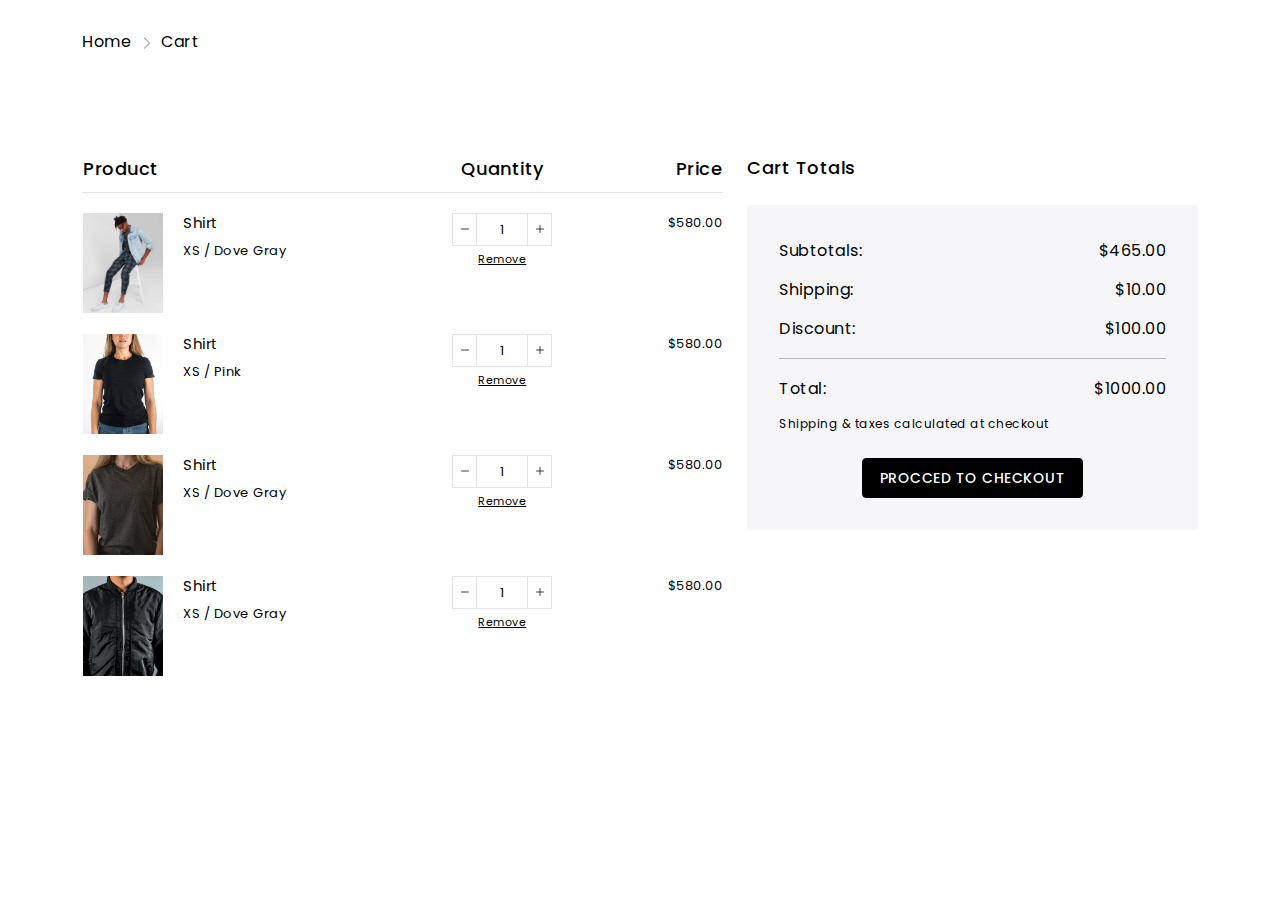
<file: cart.html>
<!doctype html>
<html lang="en" class="no-js">

<head>
    <title>E-commerce</title>
    <!-- meta tags -->
    <meta charset="utf-8">
    <meta http-equiv="X-UA-Compatible" content="IE=edge">
    <meta name="viewport" content="width=device-width, initial-scale=1, shrink-to-fit=no">
    <meta name="description" content="meta description">
    <!-- fonts -->
    <link rel="preconnect" href="https://fonts.googleapis.com/">
    <link rel="preconnect" href="https://fonts.gstatic.com/" crossorigin>
    <link href="https://fonts.googleapis.com/css2?family=Poppins:wght@300;400;500;600;700&amp;display=swap"
        rel="stylesheet">
    <!-- all css -->
    <style>
        :root {
            --primary-color: #e91e63;
            --secondary-color: #F76B6A;
            --accent-color: #e91e63;

            --btn-primary-border-radius: 0.25rem;
            --btn-primary-color: #fff;
            --btn-primary-background-color: black;
            --btn-primary-border-color: black;
            --btn-primary-hover-color: #fff;
            --btn-primary-background-hover-color: #e91e63;
            --btn-primary-border-hover-color: #e91e63;
            --btn-primary-font-weight: 500;

            --btn-secondary-border-radius: 0.25rem;
            --btn-secondary-color: #00234D;
            --btn-secondary-background-color: transparent;
            --btn-secondary-border-color: #00234D;
            --btn-secondary-hover-color: #fff;
            --btn-secondary-background-hover-color: #00234D;
            --btn-secondary-border-hover-color: #00234D;
            --btn-secondary-font-weight: 500;

            --heading-color: #000;
            --heading-font-family: 'Poppins', sans-serif;
            --heading-font-weight: 700;

            --title-color: #000;
            --title-font-family: 'Poppins', sans-serif;
            --title-font-weight: 400;

            --body-color: #000;
            --body-background-color: #fff;
            --body-font-family: 'Poppins', sans-serif;
            --body-font-size: 14px;
            --body-font-weight: 400;

            --section-heading-color: #000;
            --section-heading-font-family: 'Poppins', sans-serif;
            --section-heading-font-size: 48px;
            --section-heading-font-weight: 600;

            --section-subheading-color: #000;
            --section-subheading-font-family: 'Poppins', sans-serif;
            --section-subheading-font-size: 16px;
            --section-subheading-font-weight: 400;
        }
    </style>

    <link rel="stylesheet" href="assets/css/vendor.css">
    <link rel="stylesheet" href="assets/css/style.css">
</head>

<body>
    <div class="body-wrapper">

        <!-- breadcrumb start -->
        <div class="breadcrumb">
            <div class="container">
                <ul class="list-unstyled d-flex align-items-center m-0">
                    <li><a href="index.html">Home</a></li>
                    <li>
                        <svg class="icon icon-breadcrumb" width="64" height="64" viewBox="0 0 64 64" fill="none"
                            xmlns="http://www.w3.org/2000/svg">
                            <g opacity="0.4">
                                <path
                                    d="M25.9375 8.5625L23.0625 11.4375L43.625 32L23.0625 52.5625L25.9375 55.4375L47.9375 33.4375L49.3125 32L47.9375 30.5625L25.9375 8.5625Z"
                                    fill="#000" />
                            </g>
                        </svg>
                    </li>
                    <li>Cart</li>
                </ul>
            </div>
        </div>
        <!-- breadcrumb end -->

        <main id="MainContent" class="content-for-layout">
            <div class="cart-page mt-100">
                <div class="container">
                    <div class="cart-page-wrapper">
                        <div class="row">
                            <div class="col-lg-7 col-md-12 col-12">
                                <table class="cart-table w-100">
                                    <thead>
                                      <tr>
                                        <th class="cart-caption heading_18">Product</th>
                                        <th class="cart-caption heading_18"></th>
                                        <th class="cart-caption text-center heading_18 d-none d-md-table-cell">Quantity</th>
                                        <th class="cart-caption text-end heading_18">Price</th>
                                      </tr>
                                    </thead>
                        
                                    <tbody>
                                        <tr class="cart-item">
                                          <td class="cart-item-media">
                                            <div class="mini-img-wrapper">
                                                <img class="mini-img" src="assets/img/products/shirts/shirt5.jpg" alt="img">
                                            </div>                                    
                                          </td>
                                          <td class="cart-item-details">
                                            <h2 class="product-title"><a href="#">Shirt</a></h2>
                                            <p class="product-vendor">XS / Dove Gray</p>                                   
                                          </td>
                                          <td class="cart-item-quantity">
                                            <div class="quantity d-flex align-items-center justify-content-between">
                                                <button class="qty-btn dec-qty"><img src="assets/img/icon/minus.svg" alt="minus"></button>
                                                <input class="qty-input" type="number" name="qty" value="1" min="0">
                                                <button class="qty-btn inc-qty"><img src="assets/img/icon/plus.svg" alt="plus"></button>
                                            </div>
                                            <a href="#" class="product-remove mt-2">Remove</a>                           
                                          </td>
                                          <td class="cart-item-price text-end">
                                            <div class="product-price">$580.00</div>                           
                                          </td>                        
                                        </tr>
                                        <tr class="cart-item">
                                          <td class="cart-item-media">
                                            <div class="mini-img-wrapper">
                                                <img class="mini-img" src="assets/img/products/shirts/shirt4.jpg" alt="img">
                                            </div>                                    
                                          </td>
                                          <td class="cart-item-details">
                                            <h2 class="product-title"><a href="#">Shirt</a></h2>
                                            <p class="product-vendor">XS / Pink</p>                                   
                                          </td>
                                          <td class="cart-item-quantity">
                                            <div class="quantity d-flex align-items-center justify-content-between">
                                                <button class="qty-btn dec-qty"><img src="assets/img/icon/minus.svg"
                                                        alt="minus"></button>
                                                <input class="qty-input" type="number" name="qty" value="1" min="0">
                                                <button class="qty-btn inc-qty"><img src="assets/img/icon/plus.svg"
                                                        alt="plus"></button>
                                            </div>
                                            <a href="#" class="product-remove mt-2">Remove</a>                           
                                          </td>
                                          <td class="cart-item-price text-end">
                                            <div class="product-price">$580.00</div>                           
                                          </td>
                                        </tr>
                                        <tr class="cart-item">
                                          <td class="cart-item-media">
                                            <div class="mini-img-wrapper">
                                                <img class="mini-img" src="assets/img/products/shirts/shirt7.jpg" alt="img">
                                            </div>                                    
                                          </td>
                                          <td class="cart-item-details">
                                            <h2 class="product-title"><a href="#">Shirt</a></h2>
                                            <p class="product-vendor">XS / Dove Gray</p>                                  
                                          </td>
                                          <td class="cart-item-quantity">
                                            <div class="quantity d-flex align-items-center justify-content-between">
                                                <button class="qty-btn dec-qty"><img src="assets/img/icon/minus.svg"
                                                        alt="minus"></button>
                                                <input class="qty-input" type="number" name="qty" value="1" min="0">
                                                <button class="qty-btn inc-qty"><img src="assets/img/icon/plus.svg"
                                                        alt="plus"></button>
                                            </div>
                                            <a href="#" class="product-remove mt-2">Remove</a>                           
                                          </td>
                                          <td class="cart-item-price text-end">
                                            <div class="product-price">$580.00</div>                           
                                          </td>                        
                                        </tr>
                                        <tr class="cart-item">
                                          <td class="cart-item-media">
                                            <div class="mini-img-wrapper">
                                                <img class="mini-img" src="assets/img/products/shirts/shirt9.jpg" alt="img">
                                            </div>                                    
                                          </td>
                                          <td class="cart-item-details">
                                            <h2 class="product-title"><a href="#">Shirt</a></h2>
                                            <p class="product-vendor">XS / Dove Gray</p>                                  
                                          </td>
                                          <td class="cart-item-quantity">
                                            <div class="quantity d-flex align-items-center justify-content-between">
                                                <button class="qty-btn dec-qty"><img src="assets/img/icon/minus.svg"
                                                        alt="minus"></button>
                                                <input class="qty-input" type="number" name="qty" value="1" min="0">
                                                <button class="qty-btn inc-qty"><img src="assets/img/icon/plus.svg"
                                                        alt="plus"></button>
                                            </div>
                                            <a href="#" class="product-remove mt-2">Remove</a>                           
                                          </td>
                                          <td class="cart-item-price text-end">
                                            <div class="product-price">$580.00</div>                           
                                          </td>                        
                                        </tr>
                                    </tbody>
                                  </table>
                            </div>
                            <div class="col-lg-5 col-md-12 col-12">
                                <div class="cart-total-area">
                                    <h3 class="cart-total-title d-none d-lg-block mb-0">Cart Totals</h4>
                                    <div class="cart-total-box mt-4">
                                        <div class="subtotal-item subtotal-box">
                                            <h4 class="subtotal-title">Subtotals:</h4>
                                            <p class="subtotal-value">$465.00</p>
                                        </div>
                                        <div class="subtotal-item shipping-box">
                                            <h4 class="subtotal-title">Shipping:</h4>
                                            <p class="subtotal-value">$10.00</p>
                                        </div>
                                        <div class="subtotal-item discount-box">
                                            <h4 class="subtotal-title">Discount:</h4>
                                            <p class="subtotal-value">$100.00</p>
                                        </div>
                                        <hr />
                                        <div class="subtotal-item discount-box">
                                            <h4 class="subtotal-title">Total:</h4>
                                            <p class="subtotal-value">$1000.00</p>
                                        </div>
                                        <p class="shipping_text">Shipping & taxes calculated at checkout</p>
                                        <div class="d-flex justify-content-center mt-4">
                                            <a href="checkout.html" class="position-relative btn-primary text-uppercase">
                                                Procced to checkout
                                            </a>
                                        </div>
                                    </div>
                                </div>
                            </div>
                        </div>
                    </div>
                </div>
            </div>            
        </main>
        
        <!-- scrollup start -->
        <button id="scrollup">
            <svg xmlns="http://www.w3.org/2000/svg" width="24" height="24" viewBox="0 0 24 24" fill="none" stroke="#fff" stroke-width="2" stroke-linecap="round" stroke-linejoin="round"><polyline points="18 15 12 9 6 15"></polyline></svg>  
        </button>
        <!-- scrollup end -->


        <!-- all js -->
        <script src="assets/js/vendor.js"></script>
        <script src="assets/js/main.js"></script>
    </div>
</body>


</html>
</file>
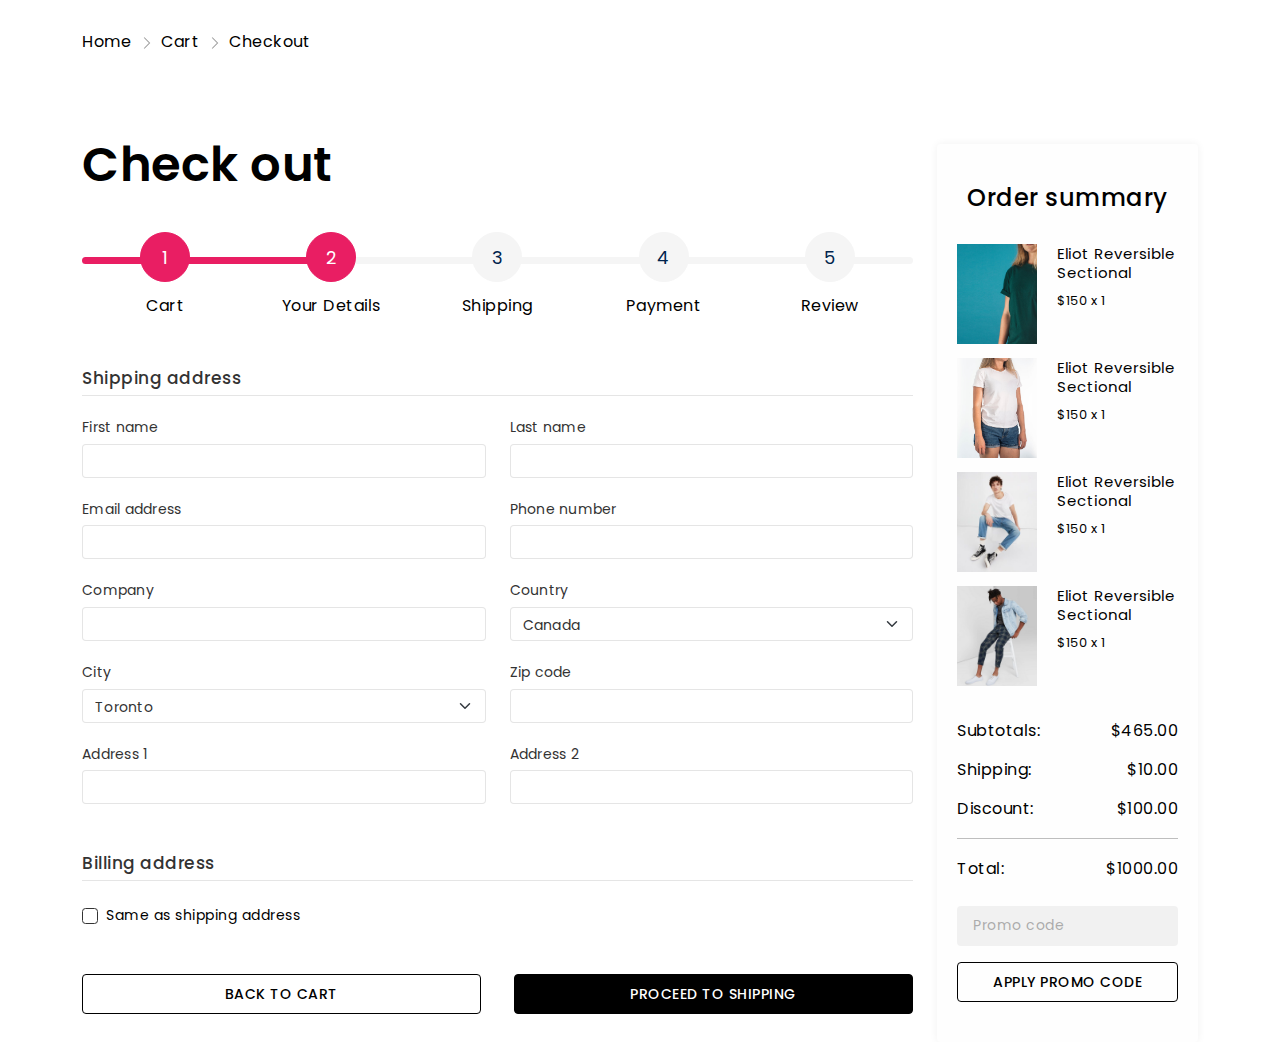
<file: checkout.html>
<!doctype html>
<html lang="en" class="no-js">
<head>
    <title>E-commerce</title>
    <!-- meta tags -->
    <meta charset="utf-8">
    <meta http-equiv="X-UA-Compatible" content="IE=edge">
    <meta name="viewport" content="width=device-width, initial-scale=1, shrink-to-fit=no">
    <meta name="description" content="meta description">
    <link rel="icon" href="assets/img/icon.png" type="png">
    <!-- fonts -->
    <link rel="preconnect" href="https://fonts.googleapis.com/">
    <link rel="preconnect" href="https://fonts.gstatic.com/" crossorigin>
    <link href="https://fonts.googleapis.com/css2?family=Poppins:wght@300;400;500;600;700&amp;display=swap"
        rel="stylesheet">
    <!-- all css -->
    <style>
        :root {
            --primary-color: #e91e63;
            --secondary-color: #F76B6A;
            --accent-color: #e91e63;

            --btn-primary-border-radius: 0.25rem;
            --btn-primary-color: #fff;
            --btn-primary-background-color: black;
            --btn-primary-border-color: black;
            --btn-primary-hover-color: #fff;
            --btn-primary-background-hover-color: #e91e63;
            --btn-primary-border-hover-color: #e91e63;
            --btn-primary-font-weight: 500;

            --btn-secondary-border-radius: 0.25rem;
            --btn-secondary-color: #000000;
            --btn-secondary-background-color: transparent;
            --btn-secondary-border-color: #000000;
            --btn-secondary-hover-color: #fff;
            --btn-secondary-background-hover-color: #e91e63;
            --btn-secondary-border-hover-color: #e91e63;
            --btn-secondary-font-weight: 500;

            --heading-color: #000;
            --heading-font-family: 'Poppins', sans-serif;
            --heading-font-weight: 700;

            --title-color: #000;
            --title-font-family: 'Poppins', sans-serif;
            --title-font-weight: 400;

            --body-color: #000;
            --body-background-color: #fff;
            --body-font-family: 'Poppins', sans-serif;
            --body-font-size: 14px;
            --body-font-weight: 400;

            --section-heading-color: #000;
            --section-heading-font-family: 'Poppins', sans-serif;
            --section-heading-font-size: 48px;
            --section-heading-font-weight: 600;

            --section-subheading-color: #000;
            --section-subheading-font-family: 'Poppins', sans-serif;
            --section-subheading-font-size: 16px;
            --section-subheading-font-weight: 400;
        }
    </style>

    <link rel="stylesheet" href="assets/css/vendor.css">
    <link rel="stylesheet" href="assets/css/style.css">
</head>

<body>
    <div class="body-wrapper">

        <!-- breadcrumb start -->
        <div class="breadcrumb">
            <div class="container">
                <ul class="list-unstyled d-flex align-items-center m-0">
                    <li><a href="index.html">Home</a></li>
                    <li>
                        <svg class="icon icon-breadcrumb" width="64" height="64" viewBox="0 0 64 64" fill="none"
                            xmlns="http://www.w3.org/2000/svg">
                            <g opacity="0.4">
                                <path
                                    d="M25.9375 8.5625L23.0625 11.4375L43.625 32L23.0625 52.5625L25.9375 55.4375L47.9375 33.4375L49.3125 32L47.9375 30.5625L25.9375 8.5625Z"
                                    fill="#000" />
                            </g>
                        </svg>
                    </li>
                    <li>Cart</li>
                    <li>
                        <svg class="icon icon-breadcrumb" width="64" height="64" viewBox="0 0 64 64" fill="none"
                            xmlns="http://www.w3.org/2000/svg">
                            <g opacity="0.4">
                                <path
                                    d="M25.9375 8.5625L23.0625 11.4375L43.625 32L23.0625 52.5625L25.9375 55.4375L47.9375 33.4375L49.3125 32L47.9375 30.5625L25.9375 8.5625Z"
                                    fill="#000" />
                            </g>
                        </svg>
                    </li>
                    <li>Checkout</li>
                </ul>
            </div>
        </div>
        <!-- breadcrumb end -->

        <main id="MainContent" class="content-for-layout">
            <div class="checkout-page mt-100">
                <div class="container">
                    <div class="checkout-page-wrapper">
                        <div class="row">
                            <div class="col-xl-9 col-lg-8 col-md-12 col-12">
                                <div class="section-header mb-3">
                                    <h2 class="section-heading">Check out</h2>
                                </div>
            
                                <div class="checkout-progress overflow-hidden">
                                    <ol class="checkout-bar px-0">
                                        <li class="progress-step step-done"><a href="cart.html">Cart</a></li>
                                        <li class="progress-step step-active"><a href="checkout.html">Your Details</a></li>
                                        <li class="progress-step step-todo"><a href="checkout.html">Shipping</a></li>
                                        <li class="progress-step step-todo"><a href="checkout.html">Payment</a></li>
                                        <li class="progress-step step-todo"><a href="checkout.html">Review</a></li>
                                    </ol>
                                </div>

                                <div class="shipping-address-area">
                                    <h2 class="shipping-address-heading pb-1">Shipping address</h2>
                                    <div class="shipping-address-form-wrapper">
                                        <form action="#" class="shipping-address-form common-form">
                                            <div class="row">
                                                <div class="col-lg-6 col-md-12 col-12">
                                                    <fieldset>
                                                        <label class="label">First name</label>
                                                        <input type="text" />
                                                    </fieldset>
                                                </div>
                                                <div class="col-lg-6 col-md-12 col-12">
                                                    <fieldset>
                                                        <label class="label">Last name</label>
                                                        <input type="text" />
                                                    </fieldset>
                                                </div>
                                                <div class="col-lg-6 col-md-12 col-12">
                                                    <fieldset>
                                                        <label class="label">Email address</label>
                                                        <input type="email" />
                                                    </fieldset>
                                                </div>
                                                <div class="col-lg-6 col-md-12 col-12">
                                                    <fieldset>
                                                        <label class="label">Phone number</label>
                                                        <input type="text" />
                                                    </fieldset>
                                                </div>
                                                <div class="col-lg-6 col-md-12 col-12">
                                                    <fieldset>
                                                        <label class="label">Company</label>
                                                        <input type="text" />
                                                    </fieldset>
                                                </div>
                                                <div class="col-lg-6 col-md-12 col-12">
                                                    <fieldset>
                                                        <label class="label">Country</label>
                                                        <select class="form-select">
                                                            <option selected="ca">Canada</option>
                                                            <option value="us">USA</option>
                                                            <option value="au">Australia</option>
                                                            <option value="me">Mexico</option>
                                                        </select>
                                                    </fieldset>
                                                </div>
                                                <div class="col-lg-6 col-md-12 col-12">
                                                    <fieldset>
                                                        <label class="label">City</label>                                                        
                                                        <select class="form-select">
                                                            <option selected="ca">Toronto</option>
                                                            <option value="us">Quebec</option>
                                                            <option value="au">Windsor</option>
                                                            <option value="me">Calgary</option>
                                                        </select>
                                                    </fieldset>
                                                </div>
                                                <div class="col-lg-6 col-md-12 col-12">
                                                    <fieldset>
                                                        <label class="label">Zip code</label>
                                                        <input type="text" />
                                                    </fieldset>
                                                </div>
                                                <div class="col-lg-6 col-md-12 col-12">
                                                    <fieldset>
                                                        <label class="label">Address 1</label>
                                                        <input type="text" />
                                                    </fieldset>
                                                </div>
                                                <div class="col-lg-6 col-md-12 col-12">
                                                    <fieldset>
                                                        <label class="label">Address 2</label>
                                                        <input type="text" />
                                                    </fieldset>
                                                </div>
                                            </div>

                                        </form>
                                    </div>
                                </div>

                                <div class="shipping-address-area billing-area">
                                    <h2 class="shipping-address-heading pb-1">Billing address</h2>
                                    <div class="form-checkbox d-flex align-items-center mt-4">
                                        <input class="form-check-input mt-0" type="checkbox">
                                        <label class="form-check-label ms-2">
                                            Same as shipping address
                                        </label>
                                    </div>
                                </div>
                                <div class="shipping-address-area billing-area">
                                    <div class="minicart-btn-area d-flex align-items-center justify-content-between flex-wrap">
                                        <a href="cart.html" class="checkout-page-btn minicart-btn btn-secondary">BACK TO CART</a>
                                        <a href="checkout.html" class="checkout-page-btn minicart-btn btn-primary">PROCEED TO SHIPPING</a>
                                    </div>
                                </div>
                            </div>
                            <div class="col-xl-3 col-lg-4 col-md-12 col-12">
                                <div class="cart-total-area checkout-summary-area">
                                    <h3 class="d-none d-lg-block mb-0 text-center heading_24 mb-4">Order summary</h4>

                                    <div class="minicart-item d-flex">
                                        <div class="mini-img-wrapper">
                                            <img class="mini-img" src="assets/img/products/shirts/shirt0.jpg" alt="img">
                                        </div>
                                        <div class="product-info">
                                            <h2 class="product-title"><a href="#">Eliot Reversible Sectional</a></h2>
                                            <p class="product-vendor">$150 x 1</p>
                                        </div>
                                    </div>
                                    <div class="minicart-item d-flex">
                                        <div class="mini-img-wrapper">
                                            <img class="mini-img" src="assets/img/products/shirts/shirt1.jpg" alt="img">
                                        </div>
                                        <div class="product-info">
                                            <h2 class="product-title"><a href="#">Eliot Reversible Sectional</a></h2>
                                            <p class="product-vendor">$150 x 1</p>
                                        </div>
                                    </div>
                                    <div class="minicart-item d-flex">
                                        <div class="mini-img-wrapper">
                                            <img class="mini-img" src="assets/img/products/shirts/shirt3.jpg" alt="img">
                                        </div>
                                        <div class="product-info">
                                            <h2 class="product-title"><a href="#">Eliot Reversible Sectional</a></h2>
                                            <p class="product-vendor">$150 x 1</p>
                                        </div>
                                    </div>
                                    <div class="minicart-item d-flex">
                                        <div class="mini-img-wrapper">
                                            <img class="mini-img" src="assets/img/products/shirts/shirt5.jpg" alt="img">
                                        </div>
                                        <div class="product-info">
                                            <h2 class="product-title"><a href="#">Eliot Reversible Sectional</a></h2>
                                            <p class="product-vendor">$150 x 1</p>
                                        </div>
                                    </div>

                                    <div class="cart-total-box mt-4 bg-transparent p-0">
                                        <div class="subtotal-item subtotal-box">
                                            <h4 class="subtotal-title">Subtotals:</h4>
                                            <p class="subtotal-value">$465.00</p>
                                        </div>
                                        <div class="subtotal-item shipping-box">
                                            <h4 class="subtotal-title">Shipping:</h4>
                                            <p class="subtotal-value">$10.00</p>
                                        </div>
                                        <div class="subtotal-item discount-box">
                                            <h4 class="subtotal-title">Discount:</h4>
                                            <p class="subtotal-value">$100.00</p>
                                        </div>
                                        <hr />
                                        <div class="subtotal-item discount-box">
                                            <h4 class="subtotal-title">Total:</h4>
                                            <p class="subtotal-value">$1000.00</p>
                                        </div>


                                        <div class="mt-4 checkout-promo-code">
                                            <input class="input-promo-code" type="text" placeholder="Promo code" />
                                            <a href="checkout.html" class="btn-apply-code position-relative btn-secondary text-uppercase mt-3">
                                                Apply Promo Code
                                            </a>
                                        </div>
                                    </div>
                                </div>
                            </div>
                        </div>
                    </div>
                </div>
            </div>            
        </main>
        
        <!-- scrollup start -->
        <button id="scrollup">
            <svg xmlns="http://www.w3.org/2000/svg" width="24" height="24" viewBox="0 0 24 24" fill="none" stroke="#fff" stroke-width="2" stroke-linecap="round" stroke-linejoin="round"><polyline points="18 15 12 9 6 15"></polyline></svg>  
        </button>
        <!-- scrollup end -->
        
        <!-- all js -->
        <script src="assets/js/vendor.js"></script>
        <script src="assets/js/main.js"></script>
    </div>
</body>
</html>
</file>
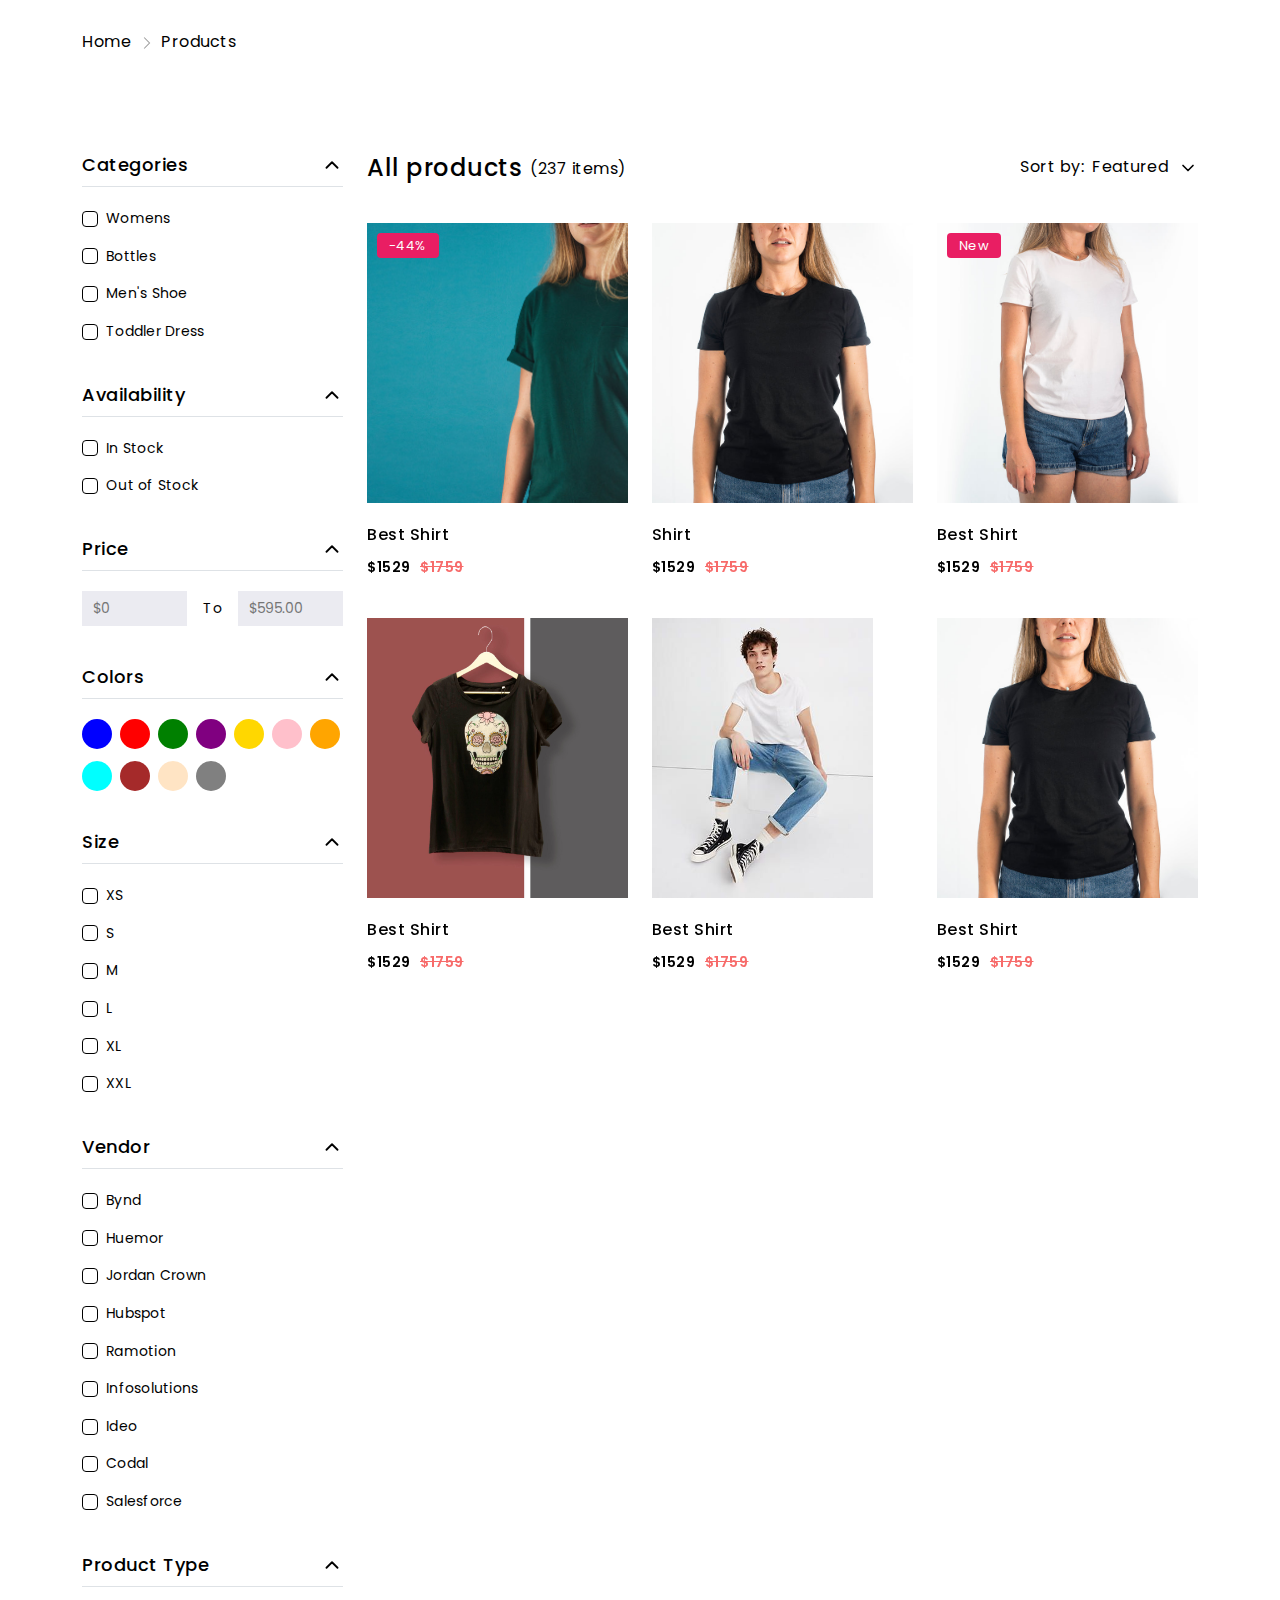
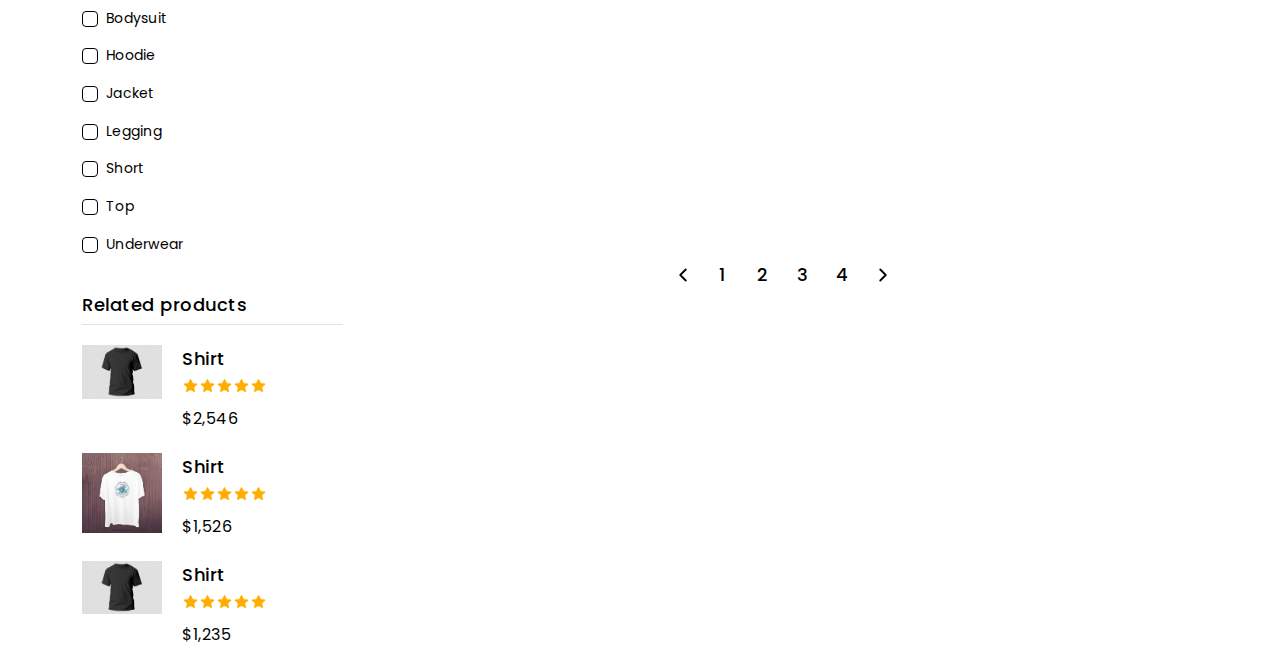
<file: collection-left-sidebar.html>
<!doctype html>
<html lang="en" class="no-js">

<head>
    <title>E-commerce</title>
    <!-- meta tags -->
    <meta charset="utf-8">
    <meta http-equiv="X-UA-Compatible" content="IE=edge">
    <meta name="viewport" content="width=device-width, initial-scale=1, shrink-to-fit=no">
    <meta name="description" content="meta description">
    <!-- fonts -->
    <link rel="preconnect" href="https://fonts.googleapis.com/">
    <link rel="preconnect" href="https://fonts.gstatic.com/" crossorigin>
    <link href="https://fonts.googleapis.com/css2?family=Poppins:wght@300;400;500;600;700&amp;display=swap"
        rel="stylesheet">
    <!-- all css -->
    <style>
        :root {
            --primary-color: #e91e63;
            --secondary-color: #F76B6A;
            --accent-color: #e91e63;

            --btn-primary-border-radius: 0.25rem;
            --btn-primary-color: #fff;
            --btn-primary-background-color: black;
            --btn-primary-border-color: black;
            --btn-primary-hover-color: #fff;
            --btn-primary-background-hover-color: #e91e63;
            --btn-primary-border-hover-color: #e91e63;
            --btn-primary-font-weight: 500;

            --btn-secondary-border-radius: 0.25rem;
            --btn-secondary-color: #000000;
            --btn-secondary-background-color: transparent;
            --btn-secondary-border-color: #000000;
            --btn-secondary-hover-color: #fff;
            --btn-secondary-background-hover-color: #e91e63;
            --btn-secondary-border-hover-color: #e91e63;
            --btn-secondary-font-weight: 500;

            --heading-color: #000;
            --heading-font-family: 'Poppins', sans-serif;
            --heading-font-weight: 700;

            --title-color: #000;
            --title-font-family: 'Poppins', sans-serif;
            --title-font-weight: 400;

            --body-color: #000;
            --body-background-color: #fff;
            --body-font-family: 'Poppins', sans-serif;
            --body-font-size: 14px;
            --body-font-weight: 400;

            --section-heading-color: #000;
            --section-heading-font-family: 'Poppins', sans-serif;
            --section-heading-font-size: 48px;
            --section-heading-font-weight: 600;

            --section-subheading-color: #000;
            --section-subheading-font-family: 'Poppins', sans-serif;
            --section-subheading-font-size: 16px;
            --section-subheading-font-weight: 400;
        }
    </style>

    <!-- <link rel="stylesheet" href="assets/css/home.css"> -->
    <link rel="stylesheet" href="assets/css/vendor.css">
    <link rel="stylesheet" href="assets/css/style.css">
</head>

<body>
    <div class="body-wrapper">

        <!-- breadcrumb start -->
        <div class="breadcrumb">
            <div class="container">
                <ul class="list-unstyled d-flex align-items-center m-0">
                    <li><a href="index.html">Home</a></li>
                    <li>
                        <svg class="icon icon-breadcrumb" width="64" height="64" viewBox="0 0 64 64" fill="none"
                            xmlns="http://www.w3.org/2000/svg">
                            <g opacity="0.4">
                                <path
                                    d="M25.9375 8.5625L23.0625 11.4375L43.625 32L23.0625 52.5625L25.9375 55.4375L47.9375 33.4375L49.3125 32L47.9375 30.5625L25.9375 8.5625Z"
                                    fill="#000" />
                            </g>
                        </svg>
                    </li>
                    <li>Products</li>
                </ul>
            </div>
        </div>
        <!-- breadcrumb end -->

        <main id="MainContent" class="content-for-layout">
            <div class="collection mt-100">
                <div class="container col-left">
                    <div class="row flex-row-reverse">
                        <!-- product area start -->
                        <div class="col-lg-9 col-md-12 col-12">
                            <div class="filter-sort-wrapper d-flex justify-content-between flex-wrap">
                                <div class="collection-title-wrap d-flex align-items-end">
                                    <h2 class="collection-title heading_24 mb-0">All products</h2>
                                    <p class="collection-counter text_16 mb-0 ms-2">(237 items)</p>
                                </div>
                                <div class="filter-sorting">
                                    <div class="collection-sorting position-relative d-none d-lg-block">
                                        <div
                                            class="sorting-header text_16 d-flex align-items-center justify-content-end">
                                            <span class="sorting-title me-2">Sort by:</span>
                                            <span class="active-sorting">Featured</span>
                                            <span class="sorting-icon">
                                                <svg class="icon icon-down" xmlns="http://www.w3.org/2000/svg"
                                                    width="24" height="24" viewBox="0 0 24 24" fill="none"
                                                    stroke="currentColor" stroke-width="2" stroke-linecap="round"
                                                    stroke-linejoin="round" class="feather feather-chevron-down">
                                                    <polyline points="6 9 12 15 18 9"></polyline>
                                                </svg>
                                            </span>
                                        </div>
                                        <ul class="sorting-lists list-unstyled m-0">
                                            <li><a href="#" class="text_14">Featured</a></li>
                                            <li><a href="#" class="text_14">Best Selling</a></li>
                                            <li><a href="#" class="text_14">Alphabetically, A-Z</a></li>
                                            <li><a href="#" class="text_14">Alphabetically, Z-A</a></li>
                                            <li><a href="#" class="text_14">Price, low to high</a></li>
                                            <li><a href="#" class="text_14">Price, high to low</a></li>
                                            <li><a href="#" class="text_14">Date, old to new</a></li>
                                            <li><a href="#" class="text_14">Date, new to old</a></li>
                                        </ul>
                                    </div>
                                    <div
                                        class="filter-drawer-trigger mobile-filter d-flex align-items-center d-lg-none">
                                        <span class="mobile-filter-icon me-2">
                                            <svg xmlns="http://www.w3.org/2000/svg" width="24" height="24"
                                                viewBox="0 0 24 24" fill="none" stroke="currentColor" stroke-width="2"
                                                stroke-linecap="round" stroke-linejoin="round" class="icon icon-filter">
                                                <polygon points="22 3 2 3 10 12.46 10 19 14 21 14 12.46 22 3"></polygon>
                                            </svg>
                                        </span>
                                        <span class="mobile-filter-heading">Filter and Sorting</span>
                                    </div>
                                </div>
                            </div>
                            <div class="collection-product-container">
                                <div class="row">

                                    <div class="col-lg-4 col-md-6 col-6" data-aos="fade-up" data-aos-duration="700">
                                        <div class="product-card">
                                            <div class="product-card-img">
                                                <a class="hover-switch" href="collection-left-sidebar.html">
                                                    <img class="secondary-img" src="assets/img/products/shirts/shirt0.jpg"
                                                        alt="product-img">
                                                    <img class="primary-img" src="assets/img/products/shirts/shirt0.jpg"
                                                        alt="product-img">
                                                </a>

                                                <div class="product-badge">
                                                    <span class="badge-label badge-percentage rounded">-44%</span>
                                                </div>

                                                <div
                                                    class="product-card-action product-card-action-2 justify-content-center">
                                                    <a href="#quickview-modal" class="action-card action-quickview"
                                                        data-bs-toggle="modal">
                                                        <svg width="26" height="26" viewBox="0 0 26 26" fill="none"
                                                            xmlns="http://www.w3.org/2000/svg">
                                                            <path
                                                                d="M10 0C15.5117 0 20 4.48828 20 10C20 12.3945 19.1602 14.5898 17.75 16.3125L25.7188 24.2812L24.2812 25.7188L16.3125 17.75C14.5898 19.1602 12.3945 20 10 20C4.48828 20 0 15.5117 0 10C0 4.48828 4.48828 0 10 0ZM10 2C5.57031 2 2 5.57031 2 10C2 14.4297 5.57031 18 10 18C14.4297 18 18 14.4297 18 10C18 5.57031 14.4297 2 10 2ZM11 6V9H14V11H11V14H9V11H6V9H9V6H11Z"
                                                                fill="#00234D" />
                                                        </svg>
                                                    </a>

                                                    <a href="#" class="action-card action-wishlist">
                                                        <svg class="icon icon-wishlist" width="26" height="22"
                                                            viewBox="0 0 26 22" fill="none"
                                                            xmlns="http://www.w3.org/2000/svg">
                                                            <path
                                                                d="M6.96429 0.000183105C3.12305 0.000183105 0 3.10686 0 6.84843C0 8.15388 0.602121 9.28455 1.16071 10.1014C1.71931 10.9181 2.29241 11.4425 2.29241 11.4425L12.3326 21.3439L13 22.0002L13.6674 21.3439L23.7076 11.4425C23.7076 11.4425 26 9.45576 26 6.84843C26 3.10686 22.877 0.000183105 19.0357 0.000183105C15.8474 0.000183105 13.7944 1.88702 13 2.68241C12.2056 1.88702 10.1526 0.000183105 6.96429 0.000183105ZM6.96429 1.82638C9.73912 1.82638 12.3036 4.48008 12.3036 4.48008L13 5.25051L13.6964 4.48008C13.6964 4.48008 16.2609 1.82638 19.0357 1.82638C21.8613 1.82638 24.1429 4.10557 24.1429 6.84843C24.1429 8.25732 22.4018 10.1584 22.4018 10.1584L13 19.4036L3.59821 10.1584C3.59821 10.1584 3.14844 9.73397 2.69866 9.07411C2.24888 8.41426 1.85714 7.55466 1.85714 6.84843C1.85714 4.10557 4.13867 1.82638 6.96429 1.82638Z"
                                                                fill="#00234D" />
                                                        </svg>
                                                    </a>

                                                    <a href="#" class="action-card action-addtocart">
                                                        <svg class="icon icon-cart" width="24" height="26"
                                                            viewBox="0 0 24 26" fill="none"
                                                            xmlns="http://www.w3.org/2000/svg">
                                                            <path
                                                                d="M12 0.000183105C9.25391 0.000183105 7 2.25409 7 5.00018V6.00018H2.0625L2 6.93768L1 24.9377L0.9375 26.0002H23.0625L23 24.9377L22 6.93768L21.9375 6.00018H17V5.00018C17 2.25409 14.7461 0.000183105 12 0.000183105ZM12 2.00018C13.6562 2.00018 15 3.34393 15 5.00018V6.00018H9V5.00018C9 3.34393 10.3438 2.00018 12 2.00018ZM3.9375 8.00018H7V11.0002H9V8.00018H15V11.0002H17V8.00018H20.0625L20.9375 24.0002H3.0625L3.9375 8.00018Z"
                                                                fill="#00234D" />
                                                        </svg>
                                                    </a>
                                                </div>
                                            </div>
                                            <div class="product-card-details">
                                                
                                                <h3 class="product-card-title">
                                                    <a href="collection-left-sidebar.html">best Shirt</a>
                                                </h3>
                                                <div class="product-card-price">
                                                    <span class="card-price-regular">$1529</span>
                                                    <span
                                                        class="card-price-compare text-decoration-line-through">$1759</span>
                                                </div>
                                            </div>
                                        </div>
                                    </div>

                                    <div class="col-lg-4 col-md-6 col-6" data-aos="fade-up" data-aos-duration="700">
                                        <div class="product-card">
                                            <div class="product-card-img">
                                                <a class="hover-switch" href="collection-left-sidebar.html">
                                                    <img class="secondary-img"
                                                        src="assets/img/products/shirts/shirt4.jpg" alt="product-img">
                                                    <img class="primary-img" src="assets/img/products/shirts/shirt4.jpg"
                                                        alt="product-img">
                                                </a>

                                                <div
                                                    class="product-card-action product-card-action-2 justify-content-center">
                                                    <a href="#quickview-modal" class="action-card action-quickview"
                                                        data-bs-toggle="modal">
                                                        <svg width="26" height="26" viewBox="0 0 26 26" fill="none"
                                                            xmlns="http://www.w3.org/2000/svg">
                                                            <path
                                                                d="M10 0C15.5117 0 20 4.48828 20 10C20 12.3945 19.1602 14.5898 17.75 16.3125L25.7188 24.2812L24.2812 25.7188L16.3125 17.75C14.5898 19.1602 12.3945 20 10 20C4.48828 20 0 15.5117 0 10C0 4.48828 4.48828 0 10 0ZM10 2C5.57031 2 2 5.57031 2 10C2 14.4297 5.57031 18 10 18C14.4297 18 18 14.4297 18 10C18 5.57031 14.4297 2 10 2ZM11 6V9H14V11H11V14H9V11H6V9H9V6H11Z"
                                                                fill="#00234D" />
                                                        </svg>
                                                    </a>

                                                    <a href="#" class="action-card action-wishlist">
                                                        <svg class="icon icon-wishlist" width="26" height="22"
                                                            viewBox="0 0 26 22" fill="none"
                                                            xmlns="http://www.w3.org/2000/svg">
                                                            <path
                                                                d="M6.96429 0.000183105C3.12305 0.000183105 0 3.10686 0 6.84843C0 8.15388 0.602121 9.28455 1.16071 10.1014C1.71931 10.9181 2.29241 11.4425 2.29241 11.4425L12.3326 21.3439L13 22.0002L13.6674 21.3439L23.7076 11.4425C23.7076 11.4425 26 9.45576 26 6.84843C26 3.10686 22.877 0.000183105 19.0357 0.000183105C15.8474 0.000183105 13.7944 1.88702 13 2.68241C12.2056 1.88702 10.1526 0.000183105 6.96429 0.000183105ZM6.96429 1.82638C9.73912 1.82638 12.3036 4.48008 12.3036 4.48008L13 5.25051L13.6964 4.48008C13.6964 4.48008 16.2609 1.82638 19.0357 1.82638C21.8613 1.82638 24.1429 4.10557 24.1429 6.84843C24.1429 8.25732 22.4018 10.1584 22.4018 10.1584L13 19.4036L3.59821 10.1584C3.59821 10.1584 3.14844 9.73397 2.69866 9.07411C2.24888 8.41426 1.85714 7.55466 1.85714 6.84843C1.85714 4.10557 4.13867 1.82638 6.96429 1.82638Z"
                                                                fill="#00234D" />
                                                        </svg>
                                                    </a>

                                                    <a href="#" class="action-card action-addtocart">
                                                        <svg class="icon icon-cart" width="24" height="26"
                                                            viewBox="0 0 24 26" fill="none"
                                                            xmlns="http://www.w3.org/2000/svg">
                                                            <path
                                                                d="M12 0.000183105C9.25391 0.000183105 7 2.25409 7 5.00018V6.00018H2.0625L2 6.93768L1 24.9377L0.9375 26.0002H23.0625L23 24.9377L22 6.93768L21.9375 6.00018H17V5.00018C17 2.25409 14.7461 0.000183105 12 0.000183105ZM12 2.00018C13.6562 2.00018 15 3.34393 15 5.00018V6.00018H9V5.00018C9 3.34393 10.3438 2.00018 12 2.00018ZM3.9375 8.00018H7V11.0002H9V8.00018H15V11.0002H17V8.00018H20.0625L20.9375 24.0002H3.0625L3.9375 8.00018Z"
                                                                fill="#00234D" />
                                                        </svg>
                                                    </a>
                                                </div>
                                            </div>
                                            <div class="product-card-details">
                                                
                                                <h3 class="product-card-title">
                                                    <a href="collection-left-sidebar.html">Shirt</a>
                                                </h3>
                                                <div class="product-card-price">
                                                    <span class="card-price-regular">$1529</span>
                                                    <span
                                                        class="card-price-compare text-decoration-line-through">$1759</span>
                                                </div>
                                            </div>
                                        </div>
                                    </div>

                                    <div class="col-lg-4 col-md-6 col-6" data-aos="fade-up" data-aos-duration="700">
                                        <div class="product-card">
                                            <div class="product-card-img">
                                                <a class="hover-switch" href="collection-left-sidebar.html">
                                                    <img class="secondary-img"
                                                        src="assets/img/products/shirts/shirt1.jpg" alt="product-img">
                                                    <img class="primary-img" src="assets/img/products/shirts/shirt1.jpg"
                                                        alt="product-img">
                                                </a>

                                                <div class="product-badge">
                                                    <span class="badge-label badge-new rounded">New</span>
                                                </div>

                                                <div
                                                    class="product-card-action product-card-action-2 justify-content-center">
                                                    <a href="#quickview-modal" class="action-card action-quickview"
                                                        data-bs-toggle="modal">
                                                        <svg width="26" height="26" viewBox="0 0 26 26" fill="none"
                                                            xmlns="http://www.w3.org/2000/svg">
                                                            <path
                                                                d="M10 0C15.5117 0 20 4.48828 20 10C20 12.3945 19.1602 14.5898 17.75 16.3125L25.7188 24.2812L24.2812 25.7188L16.3125 17.75C14.5898 19.1602 12.3945 20 10 20C4.48828 20 0 15.5117 0 10C0 4.48828 4.48828 0 10 0ZM10 2C5.57031 2 2 5.57031 2 10C2 14.4297 5.57031 18 10 18C14.4297 18 18 14.4297 18 10C18 5.57031 14.4297 2 10 2ZM11 6V9H14V11H11V14H9V11H6V9H9V6H11Z"
                                                                fill="#00234D" />
                                                        </svg>
                                                    </a>

                                                    <a href="#" class="action-card action-wishlist">
                                                        <svg class="icon icon-wishlist" width="26" height="22"
                                                            viewBox="0 0 26 22" fill="none"
                                                            xmlns="http://www.w3.org/2000/svg">
                                                            <path
                                                                d="M6.96429 0.000183105C3.12305 0.000183105 0 3.10686 0 6.84843C0 8.15388 0.602121 9.28455 1.16071 10.1014C1.71931 10.9181 2.29241 11.4425 2.29241 11.4425L12.3326 21.3439L13 22.0002L13.6674 21.3439L23.7076 11.4425C23.7076 11.4425 26 9.45576 26 6.84843C26 3.10686 22.877 0.000183105 19.0357 0.000183105C15.8474 0.000183105 13.7944 1.88702 13 2.68241C12.2056 1.88702 10.1526 0.000183105 6.96429 0.000183105ZM6.96429 1.82638C9.73912 1.82638 12.3036 4.48008 12.3036 4.48008L13 5.25051L13.6964 4.48008C13.6964 4.48008 16.2609 1.82638 19.0357 1.82638C21.8613 1.82638 24.1429 4.10557 24.1429 6.84843C24.1429 8.25732 22.4018 10.1584 22.4018 10.1584L13 19.4036L3.59821 10.1584C3.59821 10.1584 3.14844 9.73397 2.69866 9.07411C2.24888 8.41426 1.85714 7.55466 1.85714 6.84843C1.85714 4.10557 4.13867 1.82638 6.96429 1.82638Z"
                                                                fill="#00234D" />
                                                        </svg>
                                                    </a>

                                                    <a href="#" class="action-card action-addtocart">
                                                        <svg class="icon icon-cart" width="24" height="26"
                                                            viewBox="0 0 24 26" fill="none"
                                                            xmlns="http://www.w3.org/2000/svg">
                                                            <path
                                                                d="M12 0.000183105C9.25391 0.000183105 7 2.25409 7 5.00018V6.00018H2.0625L2 6.93768L1 24.9377L0.9375 26.0002H23.0625L23 24.9377L22 6.93768L21.9375 6.00018H17V5.00018C17 2.25409 14.7461 0.000183105 12 0.000183105ZM12 2.00018C13.6562 2.00018 15 3.34393 15 5.00018V6.00018H9V5.00018C9 3.34393 10.3438 2.00018 12 2.00018ZM3.9375 8.00018H7V11.0002H9V8.00018H15V11.0002H17V8.00018H20.0625L20.9375 24.0002H3.0625L3.9375 8.00018Z"
                                                                fill="#00234D" />
                                                        </svg>
                                                    </a>
                                                </div>
                                            </div>
                                            <div class="product-card-details">
                                                
                                                <h3 class="product-card-title">
                                                    <a href="collection-left-sidebar.html">Best Shirt</a>
                                                </h3>
                                                <div class="product-card-price">
                                                    <span class="card-price-regular">$1529</span>
                                                    <span
                                                        class="card-price-compare text-decoration-line-through">$1759</span>
                                                </div>
                                            </div>
                                        </div>
                                    </div>

                                    <div class="col-lg-4 col-md-6 col-6" data-aos="fade-up" data-aos-duration="700">
                                        <div class="product-card">
                                            <div class="product-card-img">
                                                <a class="hover-switch" href="collection-left-sidebar.html">
                                                    <img class="secondary-img"
                                                        src="assets/img/products/shirts/shirt2.jpg" alt="product-img">
                                                    <img class="primary-img" src="assets/img/products/shirts/shirt2.jpg"
                                                        alt="product-img">
                                                </a>

                                                <div
                                                    class="product-card-action product-card-action-2 justify-content-center">
                                                    <a href="#quickview-modal" class="action-card action-quickview"
                                                        data-bs-toggle="modal">
                                                        <svg width="26" height="26" viewBox="0 0 26 26" fill="none"
                                                            xmlns="http://www.w3.org/2000/svg">
                                                            <path
                                                                d="M10 0C15.5117 0 20 4.48828 20 10C20 12.3945 19.1602 14.5898 17.75 16.3125L25.7188 24.2812L24.2812 25.7188L16.3125 17.75C14.5898 19.1602 12.3945 20 10 20C4.48828 20 0 15.5117 0 10C0 4.48828 4.48828 0 10 0ZM10 2C5.57031 2 2 5.57031 2 10C2 14.4297 5.57031 18 10 18C14.4297 18 18 14.4297 18 10C18 5.57031 14.4297 2 10 2ZM11 6V9H14V11H11V14H9V11H6V9H9V6H11Z"
                                                                fill="#00234D" />
                                                        </svg>
                                                    </a>

                                                    <a href="#" class="action-card action-wishlist">
                                                        <svg class="icon icon-wishlist" width="26" height="22"
                                                            viewBox="0 0 26 22" fill="none"
                                                            xmlns="http://www.w3.org/2000/svg">
                                                            <path
                                                                d="M6.96429 0.000183105C3.12305 0.000183105 0 3.10686 0 6.84843C0 8.15388 0.602121 9.28455 1.16071 10.1014C1.71931 10.9181 2.29241 11.4425 2.29241 11.4425L12.3326 21.3439L13 22.0002L13.6674 21.3439L23.7076 11.4425C23.7076 11.4425 26 9.45576 26 6.84843C26 3.10686 22.877 0.000183105 19.0357 0.000183105C15.8474 0.000183105 13.7944 1.88702 13 2.68241C12.2056 1.88702 10.1526 0.000183105 6.96429 0.000183105ZM6.96429 1.82638C9.73912 1.82638 12.3036 4.48008 12.3036 4.48008L13 5.25051L13.6964 4.48008C13.6964 4.48008 16.2609 1.82638 19.0357 1.82638C21.8613 1.82638 24.1429 4.10557 24.1429 6.84843C24.1429 8.25732 22.4018 10.1584 22.4018 10.1584L13 19.4036L3.59821 10.1584C3.59821 10.1584 3.14844 9.73397 2.69866 9.07411C2.24888 8.41426 1.85714 7.55466 1.85714 6.84843C1.85714 4.10557 4.13867 1.82638 6.96429 1.82638Z"
                                                                fill="#00234D" />
                                                        </svg>
                                                    </a>

                                                    <a href="#" class="action-card action-addtocart">
                                                        <svg class="icon icon-cart" width="24" height="26"
                                                            viewBox="0 0 24 26" fill="none"
                                                            xmlns="http://www.w3.org/2000/svg">
                                                            <path
                                                                d="M12 0.000183105C9.25391 0.000183105 7 2.25409 7 5.00018V6.00018H2.0625L2 6.93768L1 24.9377L0.9375 26.0002H23.0625L23 24.9377L22 6.93768L21.9375 6.00018H17V5.00018C17 2.25409 14.7461 0.000183105 12 0.000183105ZM12 2.00018C13.6562 2.00018 15 3.34393 15 5.00018V6.00018H9V5.00018C9 3.34393 10.3438 2.00018 12 2.00018ZM3.9375 8.00018H7V11.0002H9V8.00018H15V11.0002H17V8.00018H20.0625L20.9375 24.0002H3.0625L3.9375 8.00018Z"
                                                                fill="#00234D" />
                                                        </svg>
                                                    </a>
                                                </div>
                                            </div>
                                            <div class="product-card-details">
                                                
                                                <h3 class="product-card-title">
                                                    <a href="collection-left-sidebar.html">Best Shirt</a>
                                                </h3>
                                                <div class="product-card-price">
                                                    <span class="card-price-regular">$1529</span>
                                                    <span
                                                        class="card-price-compare text-decoration-line-through">$1759</span>
                                                </div>
                                            </div>
                                        </div>
                                    </div>

                                    <div class="col-lg-4 col-md-6 col-6" data-aos="fade-up" data-aos-duration="700">
                                        <div class="product-card">
                                            <div class="product-card-img">
                                                <a class="hover-switch" href="collection-left-sidebar.html">
                                                    <img class="secondary-img"
                                                        src="assets/img/products/shirts/shirt3.jpg" alt="product-img">
                                                    <img class="primary-img" src="assets/img/products/shirts/shirt3.jpg"
                                                        alt="product-img">
                                                </a>

                                                <div
                                                    class="product-card-action product-card-action-2 justify-content-center">
                                                    <a href="#quickview-modal" class="action-card action-quickview"
                                                        data-bs-toggle="modal">
                                                        <svg width="26" height="26" viewBox="0 0 26 26" fill="none"
                                                            xmlns="http://www.w3.org/2000/svg">
                                                            <path
                                                                d="M10 0C15.5117 0 20 4.48828 20 10C20 12.3945 19.1602 14.5898 17.75 16.3125L25.7188 24.2812L24.2812 25.7188L16.3125 17.75C14.5898 19.1602 12.3945 20 10 20C4.48828 20 0 15.5117 0 10C0 4.48828 4.48828 0 10 0ZM10 2C5.57031 2 2 5.57031 2 10C2 14.4297 5.57031 18 10 18C14.4297 18 18 14.4297 18 10C18 5.57031 14.4297 2 10 2ZM11 6V9H14V11H11V14H9V11H6V9H9V6H11Z"
                                                                fill="#00234D" />
                                                        </svg>
                                                    </a>

                                                    <a href="#" class="action-card action-wishlist">
                                                        <svg class="icon icon-wishlist" width="26" height="22"
                                                            viewBox="0 0 26 22" fill="none"
                                                            xmlns="http://www.w3.org/2000/svg">
                                                            <path
                                                                d="M6.96429 0.000183105C3.12305 0.000183105 0 3.10686 0 6.84843C0 8.15388 0.602121 9.28455 1.16071 10.1014C1.71931 10.9181 2.29241 11.4425 2.29241 11.4425L12.3326 21.3439L13 22.0002L13.6674 21.3439L23.7076 11.4425C23.7076 11.4425 26 9.45576 26 6.84843C26 3.10686 22.877 0.000183105 19.0357 0.000183105C15.8474 0.000183105 13.7944 1.88702 13 2.68241C12.2056 1.88702 10.1526 0.000183105 6.96429 0.000183105ZM6.96429 1.82638C9.73912 1.82638 12.3036 4.48008 12.3036 4.48008L13 5.25051L13.6964 4.48008C13.6964 4.48008 16.2609 1.82638 19.0357 1.82638C21.8613 1.82638 24.1429 4.10557 24.1429 6.84843C24.1429 8.25732 22.4018 10.1584 22.4018 10.1584L13 19.4036L3.59821 10.1584C3.59821 10.1584 3.14844 9.73397 2.69866 9.07411C2.24888 8.41426 1.85714 7.55466 1.85714 6.84843C1.85714 4.10557 4.13867 1.82638 6.96429 1.82638Z"
                                                                fill="#00234D" />
                                                        </svg>
                                                    </a>

                                                    <a href="#" class="action-card action-addtocart">
                                                        <svg class="icon icon-cart" width="24" height="26"
                                                            viewBox="0 0 24 26" fill="none"
                                                            xmlns="http://www.w3.org/2000/svg">
                                                            <path
                                                                d="M12 0.000183105C9.25391 0.000183105 7 2.25409 7 5.00018V6.00018H2.0625L2 6.93768L1 24.9377L0.9375 26.0002H23.0625L23 24.9377L22 6.93768L21.9375 6.00018H17V5.00018C17 2.25409 14.7461 0.000183105 12 0.000183105ZM12 2.00018C13.6562 2.00018 15 3.34393 15 5.00018V6.00018H9V5.00018C9 3.34393 10.3438 2.00018 12 2.00018ZM3.9375 8.00018H7V11.0002H9V8.00018H15V11.0002H17V8.00018H20.0625L20.9375 24.0002H3.0625L3.9375 8.00018Z"
                                                                fill="#00234D" />
                                                        </svg>
                                                    </a>
                                                </div>
                                            </div>
                                            <div class="product-card-details">
                                                
                                                <h3 class="product-card-title">
                                                    <a href="collection-left-sidebar.html">Best Shirt</a>
                                                </h3>
                                                <div class="product-card-price">
                                                    <span class="card-price-regular">$1529</span>
                                                    <span
                                                        class="card-price-compare text-decoration-line-through">$1759</span>
                                                </div>
                                            </div>
                                        </div>
                                    </div>

                                    <div class="col-lg-4 col-md-6 col-6" data-aos="fade-up" data-aos-duration="700">
                                        <div class="product-card">
                                            <div class="product-card-img">
                                                <a class="hover-switch" href="collection-left-sidebar.html">
                                                    <img class="secondary-img"
                                                        src="assets/img/products/shirts/shirt4.jpg" alt="product-img">
                                                    <img class="primary-img" src="assets/img/products/shirts/shirt4.jpg"
                                                        alt="product-img">
                                                </a>

                                                <div
                                                    class="product-card-action product-card-action-2 justify-content-center">
                                                    <a href="#quickview-modal" class="action-card action-quickview"
                                                        data-bs-toggle="modal">
                                                        <svg width="26" height="26" viewBox="0 0 26 26" fill="none"
                                                            xmlns="http://www.w3.org/2000/svg">
                                                            <path
                                                                d="M10 0C15.5117 0 20 4.48828 20 10C20 12.3945 19.1602 14.5898 17.75 16.3125L25.7188 24.2812L24.2812 25.7188L16.3125 17.75C14.5898 19.1602 12.3945 20 10 20C4.48828 20 0 15.5117 0 10C0 4.48828 4.48828 0 10 0ZM10 2C5.57031 2 2 5.57031 2 10C2 14.4297 5.57031 18 10 18C14.4297 18 18 14.4297 18 10C18 5.57031 14.4297 2 10 2ZM11 6V9H14V11H11V14H9V11H6V9H9V6H11Z"
                                                                fill="#00234D" />
                                                        </svg>
                                                    </a>

                                                    <a href="#" class="action-card action-wishlist">
                                                        <svg class="icon icon-wishlist" width="26" height="22"
                                                            viewBox="0 0 26 22" fill="none"
                                                            xmlns="http://www.w3.org/2000/svg">
                                                            <path
                                                                d="M6.96429 0.000183105C3.12305 0.000183105 0 3.10686 0 6.84843C0 8.15388 0.602121 9.28455 1.16071 10.1014C1.71931 10.9181 2.29241 11.4425 2.29241 11.4425L12.3326 21.3439L13 22.0002L13.6674 21.3439L23.7076 11.4425C23.7076 11.4425 26 9.45576 26 6.84843C26 3.10686 22.877 0.000183105 19.0357 0.000183105C15.8474 0.000183105 13.7944 1.88702 13 2.68241C12.2056 1.88702 10.1526 0.000183105 6.96429 0.000183105ZM6.96429 1.82638C9.73912 1.82638 12.3036 4.48008 12.3036 4.48008L13 5.25051L13.6964 4.48008C13.6964 4.48008 16.2609 1.82638 19.0357 1.82638C21.8613 1.82638 24.1429 4.10557 24.1429 6.84843C24.1429 8.25732 22.4018 10.1584 22.4018 10.1584L13 19.4036L3.59821 10.1584C3.59821 10.1584 3.14844 9.73397 2.69866 9.07411C2.24888 8.41426 1.85714 7.55466 1.85714 6.84843C1.85714 4.10557 4.13867 1.82638 6.96429 1.82638Z"
                                                                fill="#00234D" />
                                                        </svg>
                                                    </a>

                                                    <a href="#" class="action-card action-addtocart">
                                                        <svg class="icon icon-cart" width="24" height="26"
                                                            viewBox="0 0 24 26" fill="none"
                                                            xmlns="http://www.w3.org/2000/svg">
                                                            <path
                                                                d="M12 0.000183105C9.25391 0.000183105 7 2.25409 7 5.00018V6.00018H2.0625L2 6.93768L1 24.9377L0.9375 26.0002H23.0625L23 24.9377L22 6.93768L21.9375 6.00018H17V5.00018C17 2.25409 14.7461 0.000183105 12 0.000183105ZM12 2.00018C13.6562 2.00018 15 3.34393 15 5.00018V6.00018H9V5.00018C9 3.34393 10.3438 2.00018 12 2.00018ZM3.9375 8.00018H7V11.0002H9V8.00018H15V11.0002H17V8.00018H20.0625L20.9375 24.0002H3.0625L3.9375 8.00018Z"
                                                                fill="#00234D" />
                                                        </svg>
                                                    </a>
                                                </div>
                                            </div>
                                            <div class="product-card-details">
                                                
                                                <h3 class="product-card-title">
                                                    <a href="collection-left-sidebar.html">Best Shirt</a>
                                                </h3>
                                                <div class="product-card-price">
                                                    <span class="card-price-regular">$1529</span>
                                                    <span
                                                        class="card-price-compare text-decoration-line-through">$1759</span>
                                                </div>
                                            </div>
                                        </div>
                                    </div>

                                    <div class="col-lg-4 col-md-6 col-6" data-aos="fade-up" data-aos-duration="700">
                                        <div class="product-card">
                                            <div class="product-card-img">
                                                <a class="hover-switch" href="collection-left-sidebar.html">
                                                    <img class="secondary-img"
                                                        src="assets/img/products/shirts/shirt6.jpg" alt="product-img">
                                                    <img class="primary-img" src="assets/img/products/shirts/shirt6.jpg"
                                                        alt="product-img">
                                                </a>

                                                <div
                                                    class="product-card-action product-card-action-2 justify-content-center">
                                                    <a href="#quickview-modal" class="action-card action-quickview"
                                                        data-bs-toggle="modal">
                                                        <svg width="26" height="26" viewBox="0 0 26 26" fill="none"
                                                            xmlns="http://www.w3.org/2000/svg">
                                                            <path
                                                                d="M10 0C15.5117 0 20 4.48828 20 10C20 12.3945 19.1602 14.5898 17.75 16.3125L25.7188 24.2812L24.2812 25.7188L16.3125 17.75C14.5898 19.1602 12.3945 20 10 20C4.48828 20 0 15.5117 0 10C0 4.48828 4.48828 0 10 0ZM10 2C5.57031 2 2 5.57031 2 10C2 14.4297 5.57031 18 10 18C14.4297 18 18 14.4297 18 10C18 5.57031 14.4297 2 10 2ZM11 6V9H14V11H11V14H9V11H6V9H9V6H11Z"
                                                                fill="#00234D" />
                                                        </svg>
                                                    </a>

                                                    <a href="#" class="action-card action-wishlist">
                                                        <svg class="icon icon-wishlist" width="26" height="22"
                                                            viewBox="0 0 26 22" fill="none"
                                                            xmlns="http://www.w3.org/2000/svg">
                                                            <path
                                                                d="M6.96429 0.000183105C3.12305 0.000183105 0 3.10686 0 6.84843C0 8.15388 0.602121 9.28455 1.16071 10.1014C1.71931 10.9181 2.29241 11.4425 2.29241 11.4425L12.3326 21.3439L13 22.0002L13.6674 21.3439L23.7076 11.4425C23.7076 11.4425 26 9.45576 26 6.84843C26 3.10686 22.877 0.000183105 19.0357 0.000183105C15.8474 0.000183105 13.7944 1.88702 13 2.68241C12.2056 1.88702 10.1526 0.000183105 6.96429 0.000183105ZM6.96429 1.82638C9.73912 1.82638 12.3036 4.48008 12.3036 4.48008L13 5.25051L13.6964 4.48008C13.6964 4.48008 16.2609 1.82638 19.0357 1.82638C21.8613 1.82638 24.1429 4.10557 24.1429 6.84843C24.1429 8.25732 22.4018 10.1584 22.4018 10.1584L13 19.4036L3.59821 10.1584C3.59821 10.1584 3.14844 9.73397 2.69866 9.07411C2.24888 8.41426 1.85714 7.55466 1.85714 6.84843C1.85714 4.10557 4.13867 1.82638 6.96429 1.82638Z"
                                                                fill="#00234D" />
                                                        </svg>
                                                    </a>

                                                    <a href="#" class="action-card action-addtocart">
                                                        <svg class="icon icon-cart" width="24" height="26"
                                                            viewBox="0 0 24 26" fill="none"
                                                            xmlns="http://www.w3.org/2000/svg">
                                                            <path
                                                                d="M12 0.000183105C9.25391 0.000183105 7 2.25409 7 5.00018V6.00018H2.0625L2 6.93768L1 24.9377L0.9375 26.0002H23.0625L23 24.9377L22 6.93768L21.9375 6.00018H17V5.00018C17 2.25409 14.7461 0.000183105 12 0.000183105ZM12 2.00018C13.6562 2.00018 15 3.34393 15 5.00018V6.00018H9V5.00018C9 3.34393 10.3438 2.00018 12 2.00018ZM3.9375 8.00018H7V11.0002H9V8.00018H15V11.0002H17V8.00018H20.0625L20.9375 24.0002H3.0625L3.9375 8.00018Z"
                                                                fill="#00234D" />
                                                        </svg>
                                                    </a>
                                                </div>
                                            </div>
                                            <div class="product-card-details">
                                                
                                                <h3 class="product-card-title">
                                                    <a href="collection-left-sidebar.html">Best Shirt</a>
                                                </h3>
                                                <div class="product-card-price">
                                                    <span class="card-price-regular">$1529</span>
                                                    <span
                                                        class="card-price-compare text-decoration-line-through">$1759</span>
                                                </div>
                                            </div>
                                        </div>
                                    </div>

                                    <div class="col-lg-4 col-md-6 col-6" data-aos="fade-up" data-aos-duration="700">
                                        <div class="product-card">
                                            <div class="product-card-img">
                                                <a class="hover-switch" href="collection-left-sidebar.html">
                                                    <img class="secondary-img"
                                                        src="assets/img/products/shirts/shirt7.jpg" alt="product-img">
                                                    <img class="primary-img" src="assets/img/products/shirts/shirt7.jpg"
                                                        alt="product-img">
                                                </a>

                                                <div
                                                    class="product-card-action product-card-action-2 justify-content-center">
                                                    <a href="#quickview-modal" class="action-card action-quickview"
                                                        data-bs-toggle="modal">
                                                        <svg width="26" height="26" viewBox="0 0 26 26" fill="none"
                                                            xmlns="http://www.w3.org/2000/svg">
                                                            <path
                                                                d="M10 0C15.5117 0 20 4.48828 20 10C20 12.3945 19.1602 14.5898 17.75 16.3125L25.7188 24.2812L24.2812 25.7188L16.3125 17.75C14.5898 19.1602 12.3945 20 10 20C4.48828 20 0 15.5117 0 10C0 4.48828 4.48828 0 10 0ZM10 2C5.57031 2 2 5.57031 2 10C2 14.4297 5.57031 18 10 18C14.4297 18 18 14.4297 18 10C18 5.57031 14.4297 2 10 2ZM11 6V9H14V11H11V14H9V11H6V9H9V6H11Z"
                                                                fill="#00234D" />
                                                        </svg>
                                                    </a>

                                                    <a href="#" class="action-card action-wishlist">
                                                        <svg class="icon icon-wishlist" width="26" height="22"
                                                            viewBox="0 0 26 22" fill="none"
                                                            xmlns="http://www.w3.org/2000/svg">
                                                            <path
                                                                d="M6.96429 0.000183105C3.12305 0.000183105 0 3.10686 0 6.84843C0 8.15388 0.602121 9.28455 1.16071 10.1014C1.71931 10.9181 2.29241 11.4425 2.29241 11.4425L12.3326 21.3439L13 22.0002L13.6674 21.3439L23.7076 11.4425C23.7076 11.4425 26 9.45576 26 6.84843C26 3.10686 22.877 0.000183105 19.0357 0.000183105C15.8474 0.000183105 13.7944 1.88702 13 2.68241C12.2056 1.88702 10.1526 0.000183105 6.96429 0.000183105ZM6.96429 1.82638C9.73912 1.82638 12.3036 4.48008 12.3036 4.48008L13 5.25051L13.6964 4.48008C13.6964 4.48008 16.2609 1.82638 19.0357 1.82638C21.8613 1.82638 24.1429 4.10557 24.1429 6.84843C24.1429 8.25732 22.4018 10.1584 22.4018 10.1584L13 19.4036L3.59821 10.1584C3.59821 10.1584 3.14844 9.73397 2.69866 9.07411C2.24888 8.41426 1.85714 7.55466 1.85714 6.84843C1.85714 4.10557 4.13867 1.82638 6.96429 1.82638Z"
                                                                fill="#00234D" />
                                                        </svg>
                                                    </a>

                                                    <a href="#" class="action-card action-addtocart">
                                                        <svg class="icon icon-cart" width="24" height="26"
                                                            viewBox="0 0 24 26" fill="none"
                                                            xmlns="http://www.w3.org/2000/svg">
                                                            <path
                                                                d="M12 0.000183105C9.25391 0.000183105 7 2.25409 7 5.00018V6.00018H2.0625L2 6.93768L1 24.9377L0.9375 26.0002H23.0625L23 24.9377L22 6.93768L21.9375 6.00018H17V5.00018C17 2.25409 14.7461 0.000183105 12 0.000183105ZM12 2.00018C13.6562 2.00018 15 3.34393 15 5.00018V6.00018H9V5.00018C9 3.34393 10.3438 2.00018 12 2.00018ZM3.9375 8.00018H7V11.0002H9V8.00018H15V11.0002H17V8.00018H20.0625L20.9375 24.0002H3.0625L3.9375 8.00018Z"
                                                                fill="#00234D" />
                                                        </svg>
                                                    </a>
                                                </div>
                                            </div>
                                            <div class="product-card-details">
                                                
                                                <h3 class="product-card-title">
                                                    <a href="collection-left-sidebar.html">Vita Lounge Chair</a>
                                                </h3>
                                                <div class="product-card-price">
                                                    <span class="card-price-regular">$1529</span>
                                                    <span
                                                        class="card-price-compare text-decoration-line-through">$1759</span>
                                                </div>
                                            </div>
                                        </div>
                                    </div>

                                    <div class="col-lg-4 col-md-6 col-6" data-aos="fade-up" data-aos-duration="700">
                                        <div class="product-card">
                                            <div class="product-card-img">
                                                <a class="hover-switch" href="collection-left-sidebar.html">
                                                    <img class="secondary-img"
                                                        src="assets/img/products/shirts/shirt7.jpg" alt="product-img">
                                                    <img class="primary-img" src="assets/img/products/shirts/shirt7.jpg"
                                                        alt="product-img">
                                                </a>

                                                <div
                                                    class="product-card-action product-card-action-2 justify-content-center">
                                                    <a href="#quickview-modal" class="action-card action-quickview"
                                                        data-bs-toggle="modal">
                                                        <svg width="26" height="26" viewBox="0 0 26 26" fill="none"
                                                            xmlns="http://www.w3.org/2000/svg">
                                                            <path
                                                                d="M10 0C15.5117 0 20 4.48828 20 10C20 12.3945 19.1602 14.5898 17.75 16.3125L25.7188 24.2812L24.2812 25.7188L16.3125 17.75C14.5898 19.1602 12.3945 20 10 20C4.48828 20 0 15.5117 0 10C0 4.48828 4.48828 0 10 0ZM10 2C5.57031 2 2 5.57031 2 10C2 14.4297 5.57031 18 10 18C14.4297 18 18 14.4297 18 10C18 5.57031 14.4297 2 10 2ZM11 6V9H14V11H11V14H9V11H6V9H9V6H11Z"
                                                                fill="#00234D" />
                                                        </svg>
                                                    </a>

                                                    <a href="#" class="action-card action-wishlist">
                                                        <svg class="icon icon-wishlist" width="26" height="22"
                                                            viewBox="0 0 26 22" fill="none"
                                                            xmlns="http://www.w3.org/2000/svg">
                                                            <path
                                                                d="M6.96429 0.000183105C3.12305 0.000183105 0 3.10686 0 6.84843C0 8.15388 0.602121 9.28455 1.16071 10.1014C1.71931 10.9181 2.29241 11.4425 2.29241 11.4425L12.3326 21.3439L13 22.0002L13.6674 21.3439L23.7076 11.4425C23.7076 11.4425 26 9.45576 26 6.84843C26 3.10686 22.877 0.000183105 19.0357 0.000183105C15.8474 0.000183105 13.7944 1.88702 13 2.68241C12.2056 1.88702 10.1526 0.000183105 6.96429 0.000183105ZM6.96429 1.82638C9.73912 1.82638 12.3036 4.48008 12.3036 4.48008L13 5.25051L13.6964 4.48008C13.6964 4.48008 16.2609 1.82638 19.0357 1.82638C21.8613 1.82638 24.1429 4.10557 24.1429 6.84843C24.1429 8.25732 22.4018 10.1584 22.4018 10.1584L13 19.4036L3.59821 10.1584C3.59821 10.1584 3.14844 9.73397 2.69866 9.07411C2.24888 8.41426 1.85714 7.55466 1.85714 6.84843C1.85714 4.10557 4.13867 1.82638 6.96429 1.82638Z"
                                                                fill="#00234D" />
                                                        </svg>
                                                    </a>

                                                    <a href="#" class="action-card action-addtocart">
                                                        <svg class="icon icon-cart" width="24" height="26"
                                                            viewBox="0 0 24 26" fill="none"
                                                            xmlns="http://www.w3.org/2000/svg">
                                                            <path
                                                                d="M12 0.000183105C9.25391 0.000183105 7 2.25409 7 5.00018V6.00018H2.0625L2 6.93768L1 24.9377L0.9375 26.0002H23.0625L23 24.9377L22 6.93768L21.9375 6.00018H17V5.00018C17 2.25409 14.7461 0.000183105 12 0.000183105ZM12 2.00018C13.6562 2.00018 15 3.34393 15 5.00018V6.00018H9V5.00018C9 3.34393 10.3438 2.00018 12 2.00018ZM3.9375 8.00018H7V11.0002H9V8.00018H15V11.0002H17V8.00018H20.0625L20.9375 24.0002H3.0625L3.9375 8.00018Z"
                                                                fill="#00234D" />
                                                        </svg>
                                                    </a>
                                                </div>
                                            </div>
                                            <div class="product-card-details">
                                                
                                                <h3 class="product-card-title">
                                                    <a href="collection-left-sidebar.html">Best Shirt</a>
                                                </h3>
                                                <div class="product-card-price">
                                                    <span class="card-price-regular">$1529</span>
                                                    <span
                                                        class="card-price-compare text-decoration-line-through">$1759</span>
                                                </div>
                                            </div>
                                        </div>
                                    </div>

                                    <div class="col-lg-4 col-md-6 col-6" data-aos="fade-up" data-aos-duration="700">
                                        <div class="product-card">
                                            <div class="product-card-img">
                                                <a class="hover-switch" href="collection-left-sidebar.html">
                                                    <img class="secondary-img"
                                                        src="assets/img/products/shirts/shirt8.jpg" alt="product-img">
                                                    <img class="primary-img" src="assets/img/products/shirts/shirt8.jpg"
                                                        alt="product-img">
                                                </a>

                                                <div
                                                    class="product-card-action product-card-action-2 justify-content-center">
                                                    <a href="#quickview-modal" class="action-card action-quickview"
                                                        data-bs-toggle="modal">
                                                        <svg width="26" height="26" viewBox="0 0 26 26" fill="none"
                                                            xmlns="http://www.w3.org/2000/svg">
                                                            <path
                                                                d="M10 0C15.5117 0 20 4.48828 20 10C20 12.3945 19.1602 14.5898 17.75 16.3125L25.7188 24.2812L24.2812 25.7188L16.3125 17.75C14.5898 19.1602 12.3945 20 10 20C4.48828 20 0 15.5117 0 10C0 4.48828 4.48828 0 10 0ZM10 2C5.57031 2 2 5.57031 2 10C2 14.4297 5.57031 18 10 18C14.4297 18 18 14.4297 18 10C18 5.57031 14.4297 2 10 2ZM11 6V9H14V11H11V14H9V11H6V9H9V6H11Z"
                                                                fill="#00234D" />
                                                        </svg>
                                                    </a>

                                                    <a href="#" class="action-card action-wishlist">
                                                        <svg class="icon icon-wishlist" width="26" height="22"
                                                            viewBox="0 0 26 22" fill="none"
                                                            xmlns="http://www.w3.org/2000/svg">
                                                            <path
                                                                d="M6.96429 0.000183105C3.12305 0.000183105 0 3.10686 0 6.84843C0 8.15388 0.602121 9.28455 1.16071 10.1014C1.71931 10.9181 2.29241 11.4425 2.29241 11.4425L12.3326 21.3439L13 22.0002L13.6674 21.3439L23.7076 11.4425C23.7076 11.4425 26 9.45576 26 6.84843C26 3.10686 22.877 0.000183105 19.0357 0.000183105C15.8474 0.000183105 13.7944 1.88702 13 2.68241C12.2056 1.88702 10.1526 0.000183105 6.96429 0.000183105ZM6.96429 1.82638C9.73912 1.82638 12.3036 4.48008 12.3036 4.48008L13 5.25051L13.6964 4.48008C13.6964 4.48008 16.2609 1.82638 19.0357 1.82638C21.8613 1.82638 24.1429 4.10557 24.1429 6.84843C24.1429 8.25732 22.4018 10.1584 22.4018 10.1584L13 19.4036L3.59821 10.1584C3.59821 10.1584 3.14844 9.73397 2.69866 9.07411C2.24888 8.41426 1.85714 7.55466 1.85714 6.84843C1.85714 4.10557 4.13867 1.82638 6.96429 1.82638Z"
                                                                fill="#00234D" />
                                                        </svg>
                                                    </a>

                                                    <a href="#" class="action-card action-addtocart">
                                                        <svg class="icon icon-cart" width="24" height="26"
                                                            viewBox="0 0 24 26" fill="none"
                                                            xmlns="http://www.w3.org/2000/svg">
                                                            <path
                                                                d="M12 0.000183105C9.25391 0.000183105 7 2.25409 7 5.00018V6.00018H2.0625L2 6.93768L1 24.9377L0.9375 26.0002H23.0625L23 24.9377L22 6.93768L21.9375 6.00018H17V5.00018C17 2.25409 14.7461 0.000183105 12 0.000183105ZM12 2.00018C13.6562 2.00018 15 3.34393 15 5.00018V6.00018H9V5.00018C9 3.34393 10.3438 2.00018 12 2.00018ZM3.9375 8.00018H7V11.0002H9V8.00018H15V11.0002H17V8.00018H20.0625L20.9375 24.0002H3.0625L3.9375 8.00018Z"
                                                                fill="#00234D" />
                                                        </svg>
                                                    </a>
                                                </div>
                                            </div>
                                            <div class="product-card-details">
                                                
                                                <h3 class="product-card-title">
                                                    <a href="collection-left-sidebar.html">Best Shirt</a>
                                                </h3>
                                                <div class="product-card-price">
                                                    <span class="card-price-regular">$1529</span>
                                                    <span
                                                        class="card-price-compare text-decoration-line-through">$1759</span>
                                                </div>
                                            </div>
                                        </div>
                                    </div>

                                    <div class="col-lg-4 col-md-6 col-6" data-aos="fade-up" data-aos-duration="700">
                                        <div class="product-card">
                                            <div class="product-card-img">
                                                <a class="hover-switch" href="collection-left-sidebar.html">
                                                    <img class="secondary-img"
                                                        src="assets/img/products/shirts/shirt9.jpg" alt="product-img">
                                                    <img class="primary-img" src="assets/img/products/shirts/shirt9.jpg"
                                                        alt="product-img">
                                                </a>

                                                <div
                                                    class="product-card-action product-card-action-2 justify-content-center">
                                                    <a href="#quickview-modal" class="action-card action-quickview"
                                                        data-bs-toggle="modal">
                                                        <svg width="26" height="26" viewBox="0 0 26 26" fill="none"
                                                            xmlns="http://www.w3.org/2000/svg">
                                                            <path
                                                                d="M10 0C15.5117 0 20 4.48828 20 10C20 12.3945 19.1602 14.5898 17.75 16.3125L25.7188 24.2812L24.2812 25.7188L16.3125 17.75C14.5898 19.1602 12.3945 20 10 20C4.48828 20 0 15.5117 0 10C0 4.48828 4.48828 0 10 0ZM10 2C5.57031 2 2 5.57031 2 10C2 14.4297 5.57031 18 10 18C14.4297 18 18 14.4297 18 10C18 5.57031 14.4297 2 10 2ZM11 6V9H14V11H11V14H9V11H6V9H9V6H11Z"
                                                                fill="#00234D" />
                                                        </svg>
                                                    </a>

                                                    <a href="#" class="action-card action-wishlist">
                                                        <svg class="icon icon-wishlist" width="26" height="22"
                                                            viewBox="0 0 26 22" fill="none"
                                                            xmlns="http://www.w3.org/2000/svg">
                                                            <path
                                                                d="M6.96429 0.000183105C3.12305 0.000183105 0 3.10686 0 6.84843C0 8.15388 0.602121 9.28455 1.16071 10.1014C1.71931 10.9181 2.29241 11.4425 2.29241 11.4425L12.3326 21.3439L13 22.0002L13.6674 21.3439L23.7076 11.4425C23.7076 11.4425 26 9.45576 26 6.84843C26 3.10686 22.877 0.000183105 19.0357 0.000183105C15.8474 0.000183105 13.7944 1.88702 13 2.68241C12.2056 1.88702 10.1526 0.000183105 6.96429 0.000183105ZM6.96429 1.82638C9.73912 1.82638 12.3036 4.48008 12.3036 4.48008L13 5.25051L13.6964 4.48008C13.6964 4.48008 16.2609 1.82638 19.0357 1.82638C21.8613 1.82638 24.1429 4.10557 24.1429 6.84843C24.1429 8.25732 22.4018 10.1584 22.4018 10.1584L13 19.4036L3.59821 10.1584C3.59821 10.1584 3.14844 9.73397 2.69866 9.07411C2.24888 8.41426 1.85714 7.55466 1.85714 6.84843C1.85714 4.10557 4.13867 1.82638 6.96429 1.82638Z"
                                                                fill="#00234D" />
                                                        </svg>
                                                    </a>

                                                    <a href="#" class="action-card action-addtocart">
                                                        <svg class="icon icon-cart" width="24" height="26"
                                                            viewBox="0 0 24 26" fill="none"
                                                            xmlns="http://www.w3.org/2000/svg">
                                                            <path
                                                                d="M12 0.000183105C9.25391 0.000183105 7 2.25409 7 5.00018V6.00018H2.0625L2 6.93768L1 24.9377L0.9375 26.0002H23.0625L23 24.9377L22 6.93768L21.9375 6.00018H17V5.00018C17 2.25409 14.7461 0.000183105 12 0.000183105ZM12 2.00018C13.6562 2.00018 15 3.34393 15 5.00018V6.00018H9V5.00018C9 3.34393 10.3438 2.00018 12 2.00018ZM3.9375 8.00018H7V11.0002H9V8.00018H15V11.0002H17V8.00018H20.0625L20.9375 24.0002H3.0625L3.9375 8.00018Z"
                                                                fill="#00234D" />
                                                        </svg>
                                                    </a>
                                                </div>
                                            </div>
                                            <div class="product-card-details">
                                                
                                                <h3 class="product-card-title">
                                                    <a href="collection-left-sidebar.html">Best Shirt</a>
                                                </h3>
                                                <div class="product-card-price">
                                                    <span class="card-price-regular">$1529</span>
                                                    <span
                                                        class="card-price-compare text-decoration-line-through">$1759</span>
                                                </div>
                                            </div>
                                        </div>
                                    </div>

                                    <div class="col-lg-4 col-md-6 col-6" data-aos="fade-up" data-aos-duration="700">
                                        <div class="product-card">
                                            <div class="product-card-img">
                                                <a class="hover-switch" href="collection-left-sidebar.html">
                                                    <img class="secondary-img"
                                                        src="assets/img/products/shirts/shirt0.jpg" alt="product-img">
                                                    <img class="primary-img" src="assets/img/products/shirts/shirt0.jpg"
                                                        alt="product-img">
                                                </a>

                                                <div
                                                    class="product-card-action product-card-action-2 justify-content-center">
                                                    <a href="#quickview-modal" class="action-card action-quickview"
                                                        data-bs-toggle="modal">
                                                        <svg width="26" height="26" viewBox="0 0 26 26" fill="none"
                                                            xmlns="http://www.w3.org/2000/svg">
                                                            <path
                                                                d="M10 0C15.5117 0 20 4.48828 20 10C20 12.3945 19.1602 14.5898 17.75 16.3125L25.7188 24.2812L24.2812 25.7188L16.3125 17.75C14.5898 19.1602 12.3945 20 10 20C4.48828 20 0 15.5117 0 10C0 4.48828 4.48828 0 10 0ZM10 2C5.57031 2 2 5.57031 2 10C2 14.4297 5.57031 18 10 18C14.4297 18 18 14.4297 18 10C18 5.57031 14.4297 2 10 2ZM11 6V9H14V11H11V14H9V11H6V9H9V6H11Z"
                                                                fill="#00234D" />
                                                        </svg>
                                                    </a>

                                                    <a href="#" class="action-card action-wishlist">
                                                        <svg class="icon icon-wishlist" width="26" height="22"
                                                            viewBox="0 0 26 22" fill="none"
                                                            xmlns="http://www.w3.org/2000/svg">
                                                            <path
                                                                d="M6.96429 0.000183105C3.12305 0.000183105 0 3.10686 0 6.84843C0 8.15388 0.602121 9.28455 1.16071 10.1014C1.71931 10.9181 2.29241 11.4425 2.29241 11.4425L12.3326 21.3439L13 22.0002L13.6674 21.3439L23.7076 11.4425C23.7076 11.4425 26 9.45576 26 6.84843C26 3.10686 22.877 0.000183105 19.0357 0.000183105C15.8474 0.000183105 13.7944 1.88702 13 2.68241C12.2056 1.88702 10.1526 0.000183105 6.96429 0.000183105ZM6.96429 1.82638C9.73912 1.82638 12.3036 4.48008 12.3036 4.48008L13 5.25051L13.6964 4.48008C13.6964 4.48008 16.2609 1.82638 19.0357 1.82638C21.8613 1.82638 24.1429 4.10557 24.1429 6.84843C24.1429 8.25732 22.4018 10.1584 22.4018 10.1584L13 19.4036L3.59821 10.1584C3.59821 10.1584 3.14844 9.73397 2.69866 9.07411C2.24888 8.41426 1.85714 7.55466 1.85714 6.84843C1.85714 4.10557 4.13867 1.82638 6.96429 1.82638Z"
                                                                fill="#00234D" />
                                                        </svg>
                                                    </a>

                                                    <a href="#" class="action-card action-addtocart">
                                                        <svg class="icon icon-cart" width="24" height="26"
                                                            viewBox="0 0 24 26" fill="none"
                                                            xmlns="http://www.w3.org/2000/svg">
                                                            <path
                                                                d="M12 0.000183105C9.25391 0.000183105 7 2.25409 7 5.00018V6.00018H2.0625L2 6.93768L1 24.9377L0.9375 26.0002H23.0625L23 24.9377L22 6.93768L21.9375 6.00018H17V5.00018C17 2.25409 14.7461 0.000183105 12 0.000183105ZM12 2.00018C13.6562 2.00018 15 3.34393 15 5.00018V6.00018H9V5.00018C9 3.34393 10.3438 2.00018 12 2.00018ZM3.9375 8.00018H7V11.0002H9V8.00018H15V11.0002H17V8.00018H20.0625L20.9375 24.0002H3.0625L3.9375 8.00018Z"
                                                                fill="#00234D" />
                                                        </svg>
                                                    </a>
                                                </div>
                                            </div>
                                            <div class="product-card-details">
                                                
                                                <h3 class="product-card-title">
                                                    <a href="collection-left-sidebar.html">Best Shirt</a>
                                                </h3>
                                                <div class="product-card-price">
                                                    <span class="card-price-regular">$1529</span>
                                                    <span
                                                        class="card-price-compare text-decoration-line-through">$1759</span>
                                                </div>
                                            </div>
                                        </div>
                                    </div>

                                </div>
                            </div>
                            <div class="pagination justify-content-center mt-100">
                                <nav>
                                    <ul class="pagination m-0 d-flex align-items-center">
                                        <li class="item disabled">
                                            <a class="link">
                                                <svg xmlns="http://www.w3.org/2000/svg" width="100" height="100"
                                                    viewBox="0 0 24 24" fill="none" stroke="currentColor"
                                                    stroke-width="2" stroke-linecap="round" stroke-linejoin="round"
                                                    class="icon icon-left">
                                                    <polyline points="15 18 9 12 15 6"></polyline>
                                                </svg>
                                            </a>
                                        </li>
                                        <li class="item"><a class="link" href="#">1</a></li>
                                        <li class="item active"><a class="link" href="#">2</a></li>
                                        <li class="item"><a class="link" href="#">3</a></li>
                                        <li class="item"><a class="link" href="#">4</a></li>
                                        <li class="item">
                                            <a class="link" href="#">
                                                <svg xmlns="http://www.w3.org/2000/svg" width="100" height="100"
                                                    viewBox="0 0 24 24" fill="none" stroke="currentColor"
                                                    stroke-width="2" stroke-linecap="round" stroke-linejoin="round"
                                                    class="icon icon-right">
                                                    <polyline points="9 18 15 12 9 6"></polyline>
                                                </svg>
                                            </a>
                                        </li>
                                    </ul>
                                </nav>
                            </div>
                        </div>
                        <!-- product area end -->

                        <!-- sidebar start -->
                        <div class="col-lg-3 col-md-12 col-12">
                            <div class="collection-filter filter-drawer">
                                <div class="filter-widget d-lg-none d-flex align-items-center justify-content-between">
                                    <h5 class="heading_24">Filter By</h4>
                                        <button type="button"
                                            class="btn-close text-reset filter-drawer-trigger d-lg-none"></button>
                                </div>

                                <div class="filter-widget d-lg-none">
                                    <div class="filter-header faq-heading heading_18 d-flex align-items-center justify-content-between border-bottom"
                                        data-bs-toggle="collapse" data-bs-target="#filter-mobile-sort">
                                        <span>
                                            <span class="sorting-title me-2">Sort by:</span>
                                            <span class="active-sorting">Featured</span>
                                        </span>
                                        <span class="faq-heading-icon">
                                            <svg xmlns="http://www.w3.org/2000/svg" width="24" height="24"
                                                viewBox="0 0 24 24" fill="none" stroke="#000" stroke-width="2"
                                                stroke-linecap="round" stroke-linejoin="round" class="icon icon-down">
                                                <polyline points="6 9 12 15 18 9"></polyline>
                                            </svg>
                                        </span>
                                    </div>
                                    <div id="filter-mobile-sort" class="accordion-collapse collapse show">
                                        <ul class="sorting-lists-mobile list-unstyled m-0">
                                            <li><a href="#" class="text_14">Featured</a></li>
                                            <li><a href="#" class="text_14">Best Selling</a></li>
                                            <li><a href="#" class="text_14">Alphabetically, A-Z</a></li>
                                            <li><a href="#" class="text_14">Alphabetically, Z-A</a></li>
                                            <li><a href="#" class="text_14">Price, low to high</a></li>
                                            <li><a href="#" class="text_14">Price, high to low</a></li>
                                            <li><a href="#" class="text_14">Date, old to new</a></li>
                                            <li><a href="#" class="text_14">Date, new to old</a></li>
                                        </ul>
                                    </div>
                                </div>
                                <div class="filter-widget">
                                    <div class="filter-header faq-heading heading_18 d-flex align-items-center justify-content-between border-bottom"
                                        data-bs-toggle="collapse" data-bs-target="#filter-collection">
                                        Categories
                                        <span class="faq-heading-icon">
                                            <svg xmlns="http://www.w3.org/2000/svg" width="24" height="24"
                                                viewBox="0 0 24 24" fill="none" stroke="#000" stroke-width="2"
                                                stroke-linecap="round" stroke-linejoin="round" class="icon icon-down">
                                                <polyline points="6 9 12 15 18 9"></polyline>
                                            </svg>
                                        </span>
                                    </div>
                                    <div id="filter-collection" class="accordion-collapse collapse show">
                                        <ul class="filter-lists list-unstyled mb-0">
                                            <li class="filter-item">
                                                <label class="filter-label">
                                                    <input type="checkbox" />
                                                    <span class="filter-checkbox rounded me-2"></span>
                                                    <span class="filter-text">Womens</span>
                                                </label>
                                            </li>
                                            <li class="filter-item">
                                                <label class="filter-label">
                                                    <input type="checkbox" />
                                                    <span class="filter-checkbox rounded me-2"></span>
                                                    Bottles
                                                </label>
                                            </li>
                                            <li class="filter-item">
                                                <label class="filter-label">
                                                    <input type="checkbox" />
                                                    <span class="filter-checkbox rounded me-2"></span>
                                                    Men's Shoe
                                                </label>
                                            </li>
                                            <li class="filter-item">
                                                <label class="filter-label">
                                                    <input type="checkbox" />
                                                    <span class="filter-checkbox rounded me-2"></span>
                                                    Toddler Dress
                                                </label>
                                            </li>
                                        </ul>
                                    </div>
                                </div>
                                <div class="filter-widget">
                                    <div class="filter-header faq-heading heading_18 d-flex align-items-center justify-content-between border-bottom"
                                        data-bs-toggle="collapse" data-bs-target="#filter-availability">
                                        Availability
                                        <span class="faq-heading-icon">
                                            <svg xmlns="http://www.w3.org/2000/svg" width="24" height="24"
                                                viewBox="0 0 24 24" fill="none" stroke="#000" stroke-width="2"
                                                stroke-linecap="round" stroke-linejoin="round" class="icon icon-down">
                                                <polyline points="6 9 12 15 18 9"></polyline>
                                            </svg>
                                        </span>
                                    </div>
                                    <div id="filter-availability" class="accordion-collapse collapse show">
                                        <ul class="filter-lists list-unstyled mb-0">
                                            <li class="filter-item">
                                                <label class="filter-label">
                                                    <input type="checkbox" />
                                                    <span class="filter-checkbox rounded me-2"></span>
                                                    <span class="filter-text">In Stock</span>
                                                </label>
                                            </li>
                                            <li class="filter-item">
                                                <label class="filter-label">
                                                    <input type="checkbox" />
                                                    <span class="filter-checkbox rounded me-2"></span>
                                                    Out of Stock
                                                </label>
                                            </li>
                                        </ul>
                                    </div>
                                </div>
                                <div class="filter-widget">
                                    <div class="filter-header faq-heading heading_18 d-flex align-items-center justify-content-between border-bottom"
                                        data-bs-toggle="collapse" data-bs-target="#filter-price">
                                        Price
                                        <span class="faq-heading-icon">
                                            <svg xmlns="http://www.w3.org/2000/svg" width="24" height="24"
                                                viewBox="0 0 24 24" fill="none" stroke="#000" stroke-width="2"
                                                stroke-linecap="round" stroke-linejoin="round" class="icon icon-down">
                                                <polyline points="6 9 12 15 18 9"></polyline>
                                            </svg>
                                        </span>
                                    </div>
                                    <div id="filter-price" class="accordion-collapse collapse show">
                                        <div class="filter-price d-flex align-items-center justify-content-between">
                                            <div class="filter-field">
                                                <input class="field-input" type="number" placeholder="$0" min="0"
                                                    max="2000.00">
                                            </div>
                                            <div class="filter-separator px-3">To</div>
                                            <div class="filter-field">
                                                <input class="field-input" type="number" min="0" placeholder="$595.00"
                                                    max="2000.00">
                                            </div>
                                        </div>
                                    </div>
                                </div>
                                <div class="filter-widget filter-color">
                                    <div class="filter-header faq-heading heading_18 d-flex align-items-center justify-content-between border-bottom"
                                        data-bs-toggle="collapse" data-bs-target="#filter-color">
                                        Colors
                                        <span class="faq-heading-icon">
                                            <svg xmlns="http://www.w3.org/2000/svg" width="24" height="24"
                                                viewBox="0 0 24 24" fill="none" stroke="#000" stroke-width="2"
                                                stroke-linecap="round" stroke-linejoin="round" class="icon icon-down">
                                                <polyline points="6 9 12 15 18 9"></polyline>
                                            </svg>
                                        </span>
                                    </div>
                                    <div id="filter-color" class="accordion-collapse collapse show">
                                        <ul class="filter-lists list-unstyled mb-0">
                                            <li class="filter-item">
                                                <label class="filter-label blue">
                                                    <input type="checkbox" />
                                                    <span class="filter-checkbox rounded me-2"></span>
                                                </label>
                                            </li>
                                            <li class="filter-item">
                                                <label class="filter-label red">
                                                    <input type="checkbox" />
                                                    <span class="filter-checkbox rounded me-2"></span>
                                                </label>
                                            </li>
                                            <li class="filter-item">
                                                <label class="filter-label green">
                                                    <input type="checkbox" />
                                                    <span class="filter-checkbox rounded me-2"></span>
                                                </label>
                                            </li>
                                            <li class="filter-item">
                                                <label class="filter-label purple">
                                                    <input type="checkbox" />
                                                    <span class="filter-checkbox rounded me-2"></span>
                                                </label>
                                            </li>
                                            <li class="filter-item">
                                                <label class="filter-label gold">
                                                    <input type="checkbox" />
                                                    <span class="filter-checkbox rounded me-2"></span>
                                                </label>
                                            </li>
                                            <li class="filter-item">
                                                <label class="filter-label pink">
                                                    <input type="checkbox" />
                                                    <span class="filter-checkbox rounded me-2"></span>
                                                </label>
                                            </li>
                                            <li class="filter-item">
                                                <label class="filter-label orange">
                                                    <input type="checkbox" />
                                                    <span class="filter-checkbox rounded me-2"></span>
                                                </label>
                                            </li>
                                            <li class="filter-item">
                                                <label class="filter-label aqua">
                                                    <input type="checkbox" />
                                                    <span class="filter-checkbox rounded me-2"></span>
                                                </label>
                                            </li>
                                            <li class="filter-item">
                                                <label class="filter-label brown">
                                                    <input type="checkbox" />
                                                    <span class="filter-checkbox rounded me-2"></span>
                                                </label>
                                            </li>
                                            <li class="filter-item">
                                                <label class="filter-label bisque">
                                                    <input type="checkbox" />
                                                    <span class="filter-checkbox rounded me-2"></span>
                                                </label>
                                            </li>
                                            <li class="filter-item">
                                                <label class="filter-label grey">
                                                    <input type="checkbox" />
                                                    <span class="filter-checkbox rounded me-2"></span>
                                                </label>
                                            </li>
                                        </ul>
                                    </div>
                                </div>
                                <div class="filter-widget">
                                    <div class="filter-header faq-heading heading_18 d-flex align-items-center justify-content-between border-bottom"
                                        data-bs-toggle="collapse" data-bs-target="#filter-size">
                                        Size
                                        <span class="faq-heading-icon">
                                            <svg xmlns="http://www.w3.org/2000/svg" width="24" height="24"
                                                viewBox="0 0 24 24" fill="none" stroke="#000" stroke-width="2"
                                                stroke-linecap="round" stroke-linejoin="round" class="icon icon-down">
                                                <polyline points="6 9 12 15 18 9"></polyline>
                                            </svg>
                                        </span>
                                    </div>
                                    <div id="filter-size" class="accordion-collapse collapse show">
                                        <ul class="filter-lists list-unstyled mb-0">
                                            <li class="filter-item">
                                                <label class="filter-label">
                                                    <input type="checkbox" />
                                                    <span class="filter-checkbox rounded me-2"></span>
                                                    <span class="filter-text">XS</span>
                                                </label>
                                            </li>
                                            <li class="filter-item">
                                                <label class="filter-label">
                                                    <input type="checkbox" />
                                                    <span class="filter-checkbox rounded me-2"></span>
                                                    S
                                                </label>
                                            </li>
                                            <li class="filter-item">
                                                <label class="filter-label">
                                                    <input type="checkbox" />
                                                    <span class="filter-checkbox rounded me-2"></span>
                                                    M
                                                </label>
                                            </li>
                                            <li class="filter-item">
                                                <label class="filter-label">
                                                    <input type="checkbox" />
                                                    <span class="filter-checkbox rounded me-2"></span>
                                                    L
                                                </label>
                                            </li>
                                            <li class="filter-item">
                                                <label class="filter-label">
                                                    <input type="checkbox" />
                                                    <span class="filter-checkbox rounded me-2"></span>
                                                    XL
                                                </label>
                                            </li>
                                            <li class="filter-item">
                                                <label class="filter-label">
                                                    <input type="checkbox" />
                                                    <span class="filter-checkbox rounded me-2"></span>
                                                    XXL
                                                </label>
                                            </li>
                                        </ul>
                                    </div>
                                </div>
                                <div class="filter-widget">
                                    <div class="filter-header faq-heading heading_18 d-flex align-items-center justify-content-between border-bottom"
                                        data-bs-toggle="collapse" data-bs-target="#filter-vendor">
                                        Vendor
                                        <span class="faq-heading-icon">
                                            <svg xmlns="http://www.w3.org/2000/svg" width="24" height="24"
                                                viewBox="0 0 24 24" fill="none" stroke="#000" stroke-width="2"
                                                stroke-linecap="round" stroke-linejoin="round" class="icon icon-down">
                                                <polyline points="6 9 12 15 18 9"></polyline>
                                            </svg>
                                        </span>
                                    </div>
                                    <div id="filter-vendor" class="accordion-collapse collapse show">
                                        <ul class="filter-lists list-unstyled mb-0">
                                            <li class="filter-item">
                                                <label class="filter-label">
                                                    <input type="checkbox" />
                                                    <span class="filter-checkbox rounded me-2"></span>
                                                    <span class="filter-text">Bynd</span>
                                                </label>
                                            </li>
                                            <li class="filter-item">
                                                <label class="filter-label">
                                                    <input type="checkbox" />
                                                    <span class="filter-checkbox rounded me-2"></span>
                                                    Huemor
                                                </label>
                                            </li>
                                            <li class="filter-item">
                                                <label class="filter-label">
                                                    <input type="checkbox" />
                                                    <span class="filter-checkbox rounded me-2"></span>
                                                    Jordan Crown
                                                </label>
                                            </li>
                                            <li class="filter-item">
                                                <label class="filter-label">
                                                    <input type="checkbox" />
                                                    <span class="filter-checkbox rounded me-2"></span>
                                                    Hubspot
                                                </label>
                                            </li>
                                            <li class="filter-item">
                                                <label class="filter-label">
                                                    <input type="checkbox" />
                                                    <span class="filter-checkbox rounded me-2"></span>
                                                    Ramotion
                                                </label>
                                            </li>
                                            <li class="filter-item">
                                                <label class="filter-label">
                                                    <input type="checkbox" />
                                                    <span class="filter-checkbox rounded me-2"></span>
                                                    Infosolutions
                                                </label>
                                            </li>
                                            <li class="filter-item">
                                                <label class="filter-label">
                                                    <input type="checkbox" />
                                                    <span class="filter-checkbox rounded me-2"></span>
                                                    Ideo
                                                </label>
                                            </li>
                                            <li class="filter-item">
                                                <label class="filter-label">
                                                    <input type="checkbox" />
                                                    <span class="filter-checkbox rounded me-2"></span>
                                                    Codal
                                                </label>
                                            </li>
                                            <li class="filter-item">
                                                <label class="filter-label">
                                                    <input type="checkbox" />
                                                    <span class="filter-checkbox rounded me-2"></span>
                                                    Salesforce
                                                </label>
                                            </li>
                                        </ul>
                                    </div>
                                </div>
                                <div class="filter-widget">
                                    <div class="filter-header faq-heading heading_18 d-flex align-items-center justify-content-between border-bottom"
                                        data-bs-toggle="collapse" data-bs-target="#filter-type">
                                        Product Type
                                        <span class="faq-heading-icon">
                                            <svg xmlns="http://www.w3.org/2000/svg" width="24" height="24"
                                                viewBox="0 0 24 24" fill="none" stroke="#000" stroke-width="2"
                                                stroke-linecap="round" stroke-linejoin="round" class="icon icon-down">
                                                <polyline points="6 9 12 15 18 9"></polyline>
                                            </svg>
                                        </span>
                                    </div>
                                    <div id="filter-type" class="accordion-collapse collapse show">
                                        <ul class="filter-lists list-unstyled mb-0">
                                            <li class="filter-item">
                                                <label class="filter-label">
                                                    <input type="checkbox" />
                                                    <span class="filter-checkbox rounded me-2"></span>
                                                    <span class="filter-text">Bodysuit</span>
                                                </label>
                                            </li>
                                            <li class="filter-item">
                                                <label class="filter-label">
                                                    <input type="checkbox" />
                                                    <span class="filter-checkbox rounded me-2"></span>
                                                    Hoodie
                                                </label>
                                            </li>
                                            <li class="filter-item">
                                                <label class="filter-label">
                                                    <input type="checkbox" />
                                                    <span class="filter-checkbox rounded me-2"></span>
                                                    Jacket
                                                </label>
                                            </li>
                                            <li class="filter-item">
                                                <label class="filter-label">
                                                    <input type="checkbox" />
                                                    <span class="filter-checkbox rounded me-2"></span>
                                                    Legging
                                                </label>
                                            </li>
                                            <li class="filter-item">
                                                <label class="filter-label">
                                                    <input type="checkbox" />
                                                    <span class="filter-checkbox rounded me-2"></span>
                                                    Short
                                                </label>
                                            </li>
                                            <li class="filter-item">
                                                <label class="filter-label">
                                                    <input type="checkbox" />
                                                    <span class="filter-checkbox rounded me-2"></span>
                                                    Top
                                                </label>
                                            </li>
                                            <li class="filter-item">
                                                <label class="filter-label">
                                                    <input type="checkbox" />
                                                    <span class="filter-checkbox rounded me-2"></span>
                                                    Underwear
                                                </label>
                                            </li>
                                        </ul>
                                    </div>
                                </div>
                                <div class="filter-widget">
                                    <div
                                        class="filter-header faq-heading heading_18 d-flex align-items-center border-bottom">
                                        Related products
                                    </div>
                                    <div class="filter-related">
                                        <div class="related-item d-flex">
                                            <div class="related-img-wrapper">
                                                <img class="related-img" src="assets/img/dress/shirt1.jpg"
                                                    alt="img">
                                            </div>
                                            <div class="related-product-info">
                                                <h2 class="related-heading heading_18">
                                                    <a href="product.html">Shirt</a>
                                                </h2>
                                                <div
                                                    class="related-review-icon product-icon-star d-flex align-items-center">
                                                    <img src="assets/img/icon/star.png" alt="img">
                                                    <img src="assets/img/icon/star.png" alt="img">
                                                    <img src="assets/img/icon/star.png" alt="img">
                                                    <img src="assets/img/icon/star.png" alt="img">
                                                    <img src="assets/img/icon/star.png" alt="img">
                                                </div>
                                                <p class="related-price text_16">$2,546</p>
                                            </div>
                                        </div>
                                        <div class="related-item d-flex">
                                            <div class="related-img-wrapper">
                                                <img class="related-img" src="assets/img/dress/shirt2.jpg"
                                                    alt="img">
                                            </div>
                                            <div class="related-product-info">
                                                <h2 class="related-heading heading_18">
                                                    <a href="product.html">Shirt</a>
                                                </h2>
                                                <div
                                                    class="related-review-icon product-icon-star d-flex align-items-center">
                                                    <img src="assets/img/icon/star.png" alt="img">
                                                    <img src="assets/img/icon/star.png" alt="img">
                                                    <img src="assets/img/icon/star.png" alt="img">
                                                    <img src="assets/img/icon/star.png" alt="img">
                                                    <img src="assets/img/icon/star.png" alt="img">
                                                </div>
                                                <p class="related-price text_16">$1,526</p>
                                            </div>
                                        </div>
                                        <div class="related-item d-flex">
                                            <div class="related-img-wrapper">
                                                <img class="related-img" src="assets/img/dress/shirt1.jpg"
                                                    alt="img">
                                            </div>
                                            <div class="related-product-info">
                                                <h2 class="related-heading heading_18">
                                                    <a href="product.html">Shirt</a>
                                                </h2>
                                                <div
                                                    class="related-review-icon product-icon-star d-flex align-items-center">
                                                    <img src="assets/img/icon/star.png" alt="img">
                                                    <img src="assets/img/icon/star.png" alt="img">
                                                    <img src="assets/img/icon/star.png" alt="img">
                                                    <img src="assets/img/icon/star.png" alt="img">
                                                    <img src="assets/img/icon/star.png" alt="img">
                                                </div>
                                                <p class="related-price text_16">$1,235</p>
                                            </div>
                                        </div>
                                    </div>
                                </div>
                            </div>
                        </div>
                        <!-- sidebar end -->
                    </div>
                </div>
            </div>
        </main>


        <!-- scrollup start -->
        <button id="scrollup">
            <svg xmlns="http://www.w3.org/2000/svg" width="24" height="24" viewBox="0 0 24 24" fill="none" stroke="#fff"
                stroke-width="2" stroke-linecap="round" stroke-linejoin="round">
                <polyline points="18 15 12 9 6 15"></polyline>
            </svg>
        </button>
        <!-- scrollup end -->


        <!-- product quickview start -->
        <div class="modal fade" tabindex="-1" id="quickview-modal">
            <div class="modal-dialog modal-dialog-centered modal-xl">
                <div class="modal-content">
                    <div class="modal-header border-0">
                        <button type="button" class="btn-close" data-bs-dismiss="modal" aria-label="Close"></button>
                    </div>
                    <div class="modal-body">
                        <div class="row">
                            <div class="col-lg-6 col-md-12 col-12">
                                <div class="product-gallery product-gallery-vertical d-flex">
                                    <div class="product-img-large">
                                        <div class="qv-large-slider img-large-slider common-slider" data-slick='{
                                                "slidesToShow": 1, 
                                                "slidesToScroll": 1,
                                                "dots": false,
                                                "arrows": false,
                                                "asNavFor": ".qv-thumb-slider"
                                            }'>
                                            <div class="img-large-wrapper">
                                                <img src="assets/img/products/shirts/shirt1.jpg" alt="img">
                                            </div>
                                            <div class="img-large-wrapper">
                                                <img src="assets/img/products/shirts/shirt1.jpg" alt="img">
                                            </div>
                                            <div class="img-large-wrapper">
                                                <img src="assets/img/products/shirts/shirt1.jpg" alt="img">
                                            </div>
                                            <div class="img-large-wrapper">
                                                <img src="assets/img/products/shirts/shirt1.jpg" alt="img">
                                            </div>
                                            <div class="img-large-wrapper">
                                                <img src="assets/img/products/shirts/shirt1.jpg" alt="img">
                                            </div>
                                            <div class="img-large-wrapper">
                                                <img src="assets/img/products/shirts/shirt1.jpg" alt="img">
                                            </div>
                                            <div class="img-large-wrapper">
                                                <img src="assets/img/products/shirts/shirt1.jpg" alt="img">
                                            </div>
                                        </div>
                                    </div>
                                    <div class="product-img-thumb">
                                        <div class="qv-thumb-slider img-thumb-slider common-slider"
                                            data-vertical-slider="true" data-slick='{
                                                "slidesToShow": 5, 
                                                "slidesToScroll": 1,
                                                "dots": false,
                                                "arrows": true,
                                                "infinite": false,
                                                "speed": 300,
                                                "cssEase": "ease",
                                                "focusOnSelect": true,
                                                "swipeToSlide": true,
                                                "asNavFor": ".qv-large-slider"
                                            }'>
                                            <div>
                                                <div class="img-thumb-wrapper">
                                                    <img src="assets/img/products/shirts/shirt1.jpg" alt="img">
                                                </div>
                                            </div>
                                            <div>
                                                <div class="img-thumb-wrapper">
                                                    <img src="assets/img/products/shirts/shirt1.jpg" alt="img">
                                                </div>
                                            </div>
                                            <div>
                                                <div class="img-thumb-wrapper">
                                                    <img src="assets/img/products/shirts/shirt1.jpg" alt="img">
                                                </div>
                                            </div>
                                            <div>
                                                <div class="img-thumb-wrapper">
                                                    <img src="assets/img/products/shirts/shirt1.jpg" alt="img">
                                                </div>
                                            </div>
                                            <div>
                                                <div class="img-thumb-wrapper">
                                                    <img src="assets/img/products/shirts/shirt1.jpg" alt="img">
                                                </div>
                                            </div>
                                            <div>
                                                <div class="img-thumb-wrapper">
                                                    <img src="assets/img/products/shirts/shirt1.jpg" alt="img">
                                                </div>
                                            </div>
                                            <div>
                                                <div class="img-thumb-wrapper">
                                                    <img src="assets/img/products/shirts/shirt1.jpg" alt="img">
                                                </div>
                                            </div>
                                        </div>
                                        <div
                                            class="activate-arrows show-arrows-always arrows-white d-none d-lg-flex justify-content-between mt-3">
                                        </div>
                                    </div>
                                </div>
                            </div>
                            <div class="col-lg-6 col-md-12 col-12">
                                <div class="product-details ps-lg-4">
                                    <div class="mb-3"><span class="product-availability">In Stock</span></div>
                                    <h2 class="product-title mb-3">Accesories</h2>
                                    <div class="product-rating d-flex align-items-center mb-3">
                                        <span class="star-rating">
                                            <svg width="16" height="15" viewBox="0 0 16 15" fill="none"
                                                xmlns="http://www.w3.org/2000/svg">
                                                <path
                                                    d="M15.168 5.77344L10.082 5.23633L8 0.566406L5.91797 5.23633L0.832031 5.77344L4.63086 9.19727L3.57031 14.1992L8 11.6445L12.4297 14.1992L11.3691 9.19727L15.168 5.77344Z"
                                                    fill="#FFAE00" />
                                            </svg>
                                            <svg width="16" height="15" viewBox="0 0 16 15" fill="none"
                                                xmlns="http://www.w3.org/2000/svg">
                                                <path
                                                    d="M15.168 5.77344L10.082 5.23633L8 0.566406L5.91797 5.23633L0.832031 5.77344L4.63086 9.19727L3.57031 14.1992L8 11.6445L12.4297 14.1992L11.3691 9.19727L15.168 5.77344Z"
                                                    fill="#FFAE00" />
                                            </svg>
                                            <svg width="16" height="15" viewBox="0 0 16 15" fill="none"
                                                xmlns="http://www.w3.org/2000/svg">
                                                <path
                                                    d="M15.168 5.77344L10.082 5.23633L8 0.566406L5.91797 5.23633L0.832031 5.77344L4.63086 9.19727L3.57031 14.1992L8 11.6445L12.4297 14.1992L11.3691 9.19727L15.168 5.77344Z"
                                                    fill="#FFAE00" />
                                            </svg>
                                            <svg width="16" height="15" viewBox="0 0 16 15" fill="none"
                                                xmlns="http://www.w3.org/2000/svg">
                                                <path
                                                    d="M15.168 5.77344L10.082 5.23633L8 0.566406L5.91797 5.23633L0.832031 5.77344L4.63086 9.19727L3.57031 14.1992L8 11.6445L12.4297 14.1992L11.3691 9.19727L15.168 5.77344Z"
                                                    fill="#FFAE00" />
                                            </svg>
                                            <svg width="16" height="15" viewBox="0 0 16 15" fill="none"
                                                xmlns="http://www.w3.org/2000/svg">
                                                <path
                                                    d="M15.168 5.77344L10.082 5.23633L8 0.566406L5.91797 5.23633L0.832031 5.77344L4.63086 9.19727L3.57031 14.1992L8 11.6445L12.4297 14.1992L11.3691 9.19727L15.168 5.77344Z"
                                                    fill="#B2B2B2" />
                                            </svg>
                                        </span>
                                        <span class="rating-count ms-2">(22)</span>
                                    </div>
                                    <div class="product-price-wrapper mb-4">
                                        <span class="product-price regular-price">$24.00</span>
                                        <del class="product-price compare-price ms-2">$32.00</del>
                                    </div>
                                    <div class="product-sku product-meta mb-1">
                                        <strong class="label">SKU:</strong> 401
                                    </div>
                                    <div class="product-vendor product-meta mb-3">
                                        <strong class="label">Vendor:</strong> Cotton
                                    </div>

                                    <div class="product-variant-wrapper">
                                        <div class="product-variant product-variant-color">
                                            <strong class="label mb-1 d-block">Color:</strong>

                                            <ul class="variant-list list-unstyled d-flex align-items-center flex-wrap">
                                                <li class="variant-item">
                                                    <input type="radio" value="cyan" checked>
                                                    <label class="variant-label swatch-cyan"></label>
                                                </li>
                                                <li class="variant-item">
                                                    <input type="radio" value="black">
                                                    <label class="variant-label swatch-black"></label>
                                                </li>
                                                <li class="variant-item">
                                                    <input type="radio" value="purple">
                                                    <label class="variant-label swatch-purple"></label>
                                                </li>
                                                <li class="variant-item">
                                                    <input type="radio" value="blue">
                                                    <label class="variant-label swatch-blue"></label>
                                                </li>
                                                <li class="variant-item">
                                                    <input type="radio" value="orange">
                                                    <label class="variant-label swatch-orange"></label>
                                                </li>
                                                <li class="variant-item">
                                                    <input type="radio" value="teal">
                                                    <label class="variant-label swatch-teal"></label>
                                                </li>
                                            </ul>
                                        </div>

                                        <div class="product-variant product-variant-other">
                                            <strong class="label mb-1 d-block">Size:</strong>

                                            <ul class="variant-list list-unstyled d-flex align-items-center flex-wrap">
                                                <li class="variant-item">
                                                    <input type="radio" value="34" checked>
                                                    <label class="variant-label">34</label>
                                                </li>
                                                <li class="variant-item">
                                                    <input type="radio" value="36">
                                                    <label class="variant-label">36</label>
                                                </li>
                                                <li class="variant-item">
                                                    <input type="radio" value="38">
                                                    <label class="variant-label">38</label>
                                                </li>
                                                <li class="variant-item">
                                                    <input type="radio" value="40">
                                                    <label class="variant-label">40</label>
                                                </li>
                                            </ul>
                                        </div>
                                    </div>

                                    <div class="misc d-flex align-items-end justify-content-between mt-4">
                                        <div class="quantity d-flex align-items-center justify-content-between">
                                            <button class="qty-btn dec-qty"><img src="assets/img/icon/minus.svg"
                                                    alt="minus"></button>
                                            <input class="qty-input" type="number" name="qty" value="1" min="0">
                                            <button class="qty-btn inc-qty"><img src="assets/img/icon/plus.svg"
                                                    alt="plus"></button>
                                        </div>
                                    </div>

                                    <form class="product-form" action="#">
                                        <div
                                            class="product-form-buttons d-flex align-items-center justify-content-between mt-4">
                                            <button type="submit"
                                                class="position-relative btn-atc btn-add-to-cart loader">ADD TO
                                                CART</button>
                                            <a href="#" class="product-wishlist">
                                                <svg class="icon icon-wishlist" width="26" height="22"
                                                    viewBox="0 0 26 22" fill="none" xmlns="http://www.w3.org/2000/svg">
                                                    <path
                                                        d="M6.96429 0.000183105C3.12305 0.000183105 0 3.10686 0 6.84843C0 8.15388 0.602121 9.28455 1.16071 10.1014C1.71931 10.9181 2.29241 11.4425 2.29241 11.4425L12.3326 21.3439L13 22.0002L13.6674 21.3439L23.7076 11.4425C23.7076 11.4425 26 9.45576 26 6.84843C26 3.10686 22.877 0.000183105 19.0357 0.000183105C15.8474 0.000183105 13.7944 1.88702 13 2.68241C12.2056 1.88702 10.1526 0.000183105 6.96429 0.000183105ZM6.96429 1.82638C9.73912 1.82638 12.3036 4.48008 12.3036 4.48008L13 5.25051L13.6964 4.48008C13.6964 4.48008 16.2609 1.82638 19.0357 1.82638C21.8613 1.82638 24.1429 4.10557 24.1429 6.84843C24.1429 8.25732 22.4018 10.1584 22.4018 10.1584L13 19.4036L3.59821 10.1584C3.59821 10.1584 3.14844 9.73397 2.69866 9.07411C2.24888 8.41426 1.85714 7.55466 1.85714 6.84843C1.85714 4.10557 4.13867 1.82638 6.96429 1.82638Z"
                                                        fill="#00234D"></path>
                                                </svg>
                                            </a>
                                        </div>
                                        <div class="buy-it-now-btn mt-2">
                                            <button type="submit" class="position-relative btn-atc btn-buyit-now">BUY IT
                                                NOW</button>
                                        </div>
                                    </form>

                                    <div class="guaranteed-checkout">
                                        <strong class="label mb-1 d-block">Guaranteed safe checkout:</strong>
                                        <ul
                                            class="list-unstyled checkout-icon-list d-flex align-items-center flex-wrap">
                                            <li class="checkout-icon-item">
                                                <svg width="38" height="24" viewBox="0 0 38 24" fill="none"
                                                    xmlns="http://www.w3.org/2000/svg">
                                                    <g clip-path="url(#clip0_205_2246)">
                                                        <path opacity="0.07"
                                                            d="M35 0H3C1.3 0 0 1.3 0 3V21C0 22.7 1.4 24 3 24H35C36.7 24 38 22.7 38 21V3C38 1.3 36.6 0 35 0Z"
                                                            fill="black" />
                                                        <path
                                                            d="M35 1C36.1 1 37 1.9 37 3V21C37 22.1 36.1 23 35 23H3C1.9 23 1 22.1 1 21V3C1 1.9 1.9 1 3 1H35Z"
                                                            fill="#FEFEFE" />
                                                        <path
                                                            d="M15 19C18.866 19 22 15.866 22 12C22 8.13401 18.866 5 15 5C11.134 5 8 8.13401 8 12C8 15.866 11.134 19 15 19Z"
                                                            fill="#EB001B" />
                                                        <path
                                                            d="M23 19C26.866 19 30 15.866 30 12C30 8.13401 26.866 5 23 5C19.134 5 16 8.13401 16 12C16 15.866 19.134 19 23 19Z"
                                                            fill="#F79E1B" />
                                                        <path
                                                            d="M22 12C22 9.59999 20.8 7.49999 19 6.29999C17.2 7.59999 16 9.69999 16 12C16 14.3 17.2 16.5 19 17.7C20.8 16.5 22 14.4 22 12Z"
                                                            fill="#FF5F00" />
                                                    </g>
                                                    <defs>
                                                        <clipPath id="clip0_205_2246">
                                                            <rect width="38" height="24" fill="white" />
                                                        </clipPath>
                                                    </defs>
                                                </svg>
                                            </li>
                                            <li class="checkout-icon-item">
                                                <svg width="38" height="24" viewBox="0 0 38 24" fill="none"
                                                    xmlns="http://www.w3.org/2000/svg">
                                                    <g clip-path="url(#clip0_205_2252)">
                                                        <path opacity="0.07"
                                                            d="M35 0H3C1.3 0 0 1.3 0 3V21C0 22.7 1.4 24 3 24H35C36.7 24 38 22.7 38 21V3C38 1.3 36.6 0 35 0Z"
                                                            fill="black" />
                                                        <path
                                                            d="M35 1C36.1 1 37 1.9 37 3V21C37 22.1 36.1 23 35 23H3C1.9 23 1 22.1 1 21V3C1 1.9 1.9 1 3 1H35Z"
                                                            fill="#FEFEFE" />
                                                        <path
                                                            d="M23.9 8.3C24.1 7.3 23.9 6.6 23.3 6C22.7 5.3 21.6 5 20.2 5H16.1C15.8 5 15.6 5.2 15.5 5.5L14 15.6C14 15.8 14.1 16 14.3 16H17L17.4 12.6L19.2 10.4L23.9 8.3Z"
                                                            fill="#003087" />
                                                        <path
                                                            d="M23.8996 8.29999L23.6996 8.49999C23.1996 11.3 21.4996 12.3 19.0996 12.3H17.9996C17.6996 12.3 17.4996 12.5 17.3996 12.8L16.7996 16.7L16.5996 17.7C16.5996 17.9 16.6996 18.1 16.8996 18.1H18.9996C19.2996 18.1 19.4996 17.9 19.4996 17.7V17.6L19.8996 15.2V15.1C19.8996 14.9 20.1996 14.7 20.3996 14.7H20.6996C22.7996 14.7 24.3996 13.9 24.7996 11.5C24.9996 10.5 24.8996 9.69999 24.3996 9.09999C24.2996 8.59999 24.0996 8.39999 23.8996 8.29999Z"
                                                            fill="#3086C8" />
                                                        <path
                                                            d="M23.3004 8.09999C23.2004 7.99999 23.1004 7.99999 23.0004 7.99999C22.9004 7.99999 22.8004 7.99999 22.7004 7.89999C22.4004 7.79999 22.0004 7.79999 21.6004 7.79999H18.6004C18.5004 7.79999 18.4004 7.79999 18.4004 7.89999C18.2004 7.99999 18.1004 8.09999 18.1004 8.29999L17.4004 12.7V12.8C17.4004 12.5 17.7004 12.3 18.0004 12.3H19.3004C21.8004 12.3 23.4004 11.3 23.9004 8.49999V8.29999C23.8004 8.19999 23.6004 8.09999 23.4004 8.09999H23.3004Z"
                                                            fill="#012169" />
                                                    </g>
                                                    <defs>
                                                        <clipPath id="clip0_205_2252">
                                                            <rect width="38" height="24" fill="white" />
                                                        </clipPath>
                                                    </defs>
                                                </svg>
                                            </li>
                                            <li class="checkout-icon-item">
                                                <svg width="38" height="24" viewBox="0 0 38 24" fill="none"
                                                    xmlns="http://www.w3.org/2000/svg">
                                                    <g clip-path="url(#clip0_205_2258)">
                                                        <path opacity="0.07"
                                                            d="M35 0H3C1.3 0 0 1.3 0 3V21C0 22.7 1.4 24 3 24H35C36.7 24 38 22.7 38 21V3C38 1.3 36.6 0 35 0Z"
                                                            fill="black" />
                                                        <path
                                                            d="M35 1C36.1 1 37 1.9 37 3V21C37 22.1 36.1 23 35 23H3C1.9 23 1 22.1 1 21V3C1 1.9 1.9 1 3 1H35Z"
                                                            fill="#FF6B6C" />
                                                        <path
                                                            d="M8.971 10.268L9.745 12.144H8.203L8.971 10.268ZM25.046 10.346H22.069V11.173H24.998V12.412H22.075V13.334H25.052V14.073L27.129 11.828L25.052 9.488L25.046 10.346ZM10.983 8.006H14.978L15.865 9.941L16.687 8H27.057L28.135 9.19L29.25 8H34.013L30.494 11.852L33.977 15.68H29.143L28.065 14.49L26.94 15.68H10.03L9.536 14.49H8.406L7.911 15.68H4L7.286 8H10.716L10.983 8.006ZM19.646 9.084H17.407L15.907 12.62L14.282 9.084H12.06V13.894L10 9.084H8.007L5.625 14.596H7.18L7.674 13.406H10.27L10.764 14.596H13.484V10.661L15.235 14.602H16.425L18.165 10.673V14.603H19.623L19.647 9.083L19.646 9.084ZM28.986 11.852L31.517 9.084H29.695L28.094 10.81L26.546 9.084H20.652V14.602H26.462L28.076 12.864L29.624 14.602H31.499L28.987 11.852H28.986Z"
                                                            fill="#FEFEFE" />
                                                    </g>
                                                    <defs>
                                                        <clipPath id="clip0_205_2258">
                                                            <rect width="38" height="24" fill="white" />
                                                        </clipPath>
                                                    </defs>
                                                </svg>
                                            </li>
                                            <li class="checkout-icon-item">
                                                <svg width="38" height="24" viewBox="0 0 38 24" fill="none"
                                                    xmlns="http://www.w3.org/2000/svg">
                                                    <g clip-path="url(#clip0_205_2274)">
                                                        <path opacity="0.07"
                                                            d="M35 0H3C1.3 0 0 1.3 0 3V21C0 22.7 1.4 24 3 24H35C36.7 24 38 22.7 38 21V3C38 1.3 36.6 0 35 0Z"
                                                            fill="black" />
                                                        <path
                                                            d="M35 1C36.1 1 37 1.9 37 3V21C37 22.1 36.1 23 35 23H3C1.9 23 1 22.1 1 21V3C1 1.9 1.9 1 3 1H35Z"
                                                            fill="#FEFEFE" />
                                                        <path
                                                            d="M28.3 10.1H28C27.6 11.1 27.3 11.6 27 13.1H28.9C28.6 11.6 28.6 10.9 28.3 10.1ZM31.2 16H29.5C29.4 16 29.4 16 29.3 15.9L29.1 15L29 14.8H26.6C26.5 14.8 26.4 14.8 26.4 15L26.1 15.9C26.1 16 26 16 26 16H23.9L24.1 15.5L27 8.7C27 8.2 27.3 8 27.8 8H29.3C29.4 8 29.5 8 29.5 8.2L30.9 14.7C31 15.1 31.1 15.4 31.1 15.8C31.2 15.9 31.2 15.9 31.2 16ZM17.8 15.7L18.2 13.9C18.3 13.9 18.4 14 18.4 14C19.1 14.3 19.8 14.5 20.5 14.4C20.7 14.4 21 14.3 21.2 14.2C21.7 14 21.7 13.5 21.3 13.1C21.1 12.9 20.8 12.8 20.5 12.6C20.1 12.4 19.7 12.2 19.4 11.9C18.2 10.9 18.6 9.5 19.3 8.8C19.9 8.4 20.2 8 21 8C22.2 8 23.5 8 24.1 8.2H24.2C24.1 8.8 24 9.3 23.8 9.9C23.3 9.7 22.8 9.5 22.3 9.5C22 9.5 21.7 9.5 21.4 9.6C21.2 9.6 21.1 9.7 21 9.8C20.8 10 20.8 10.3 21 10.5L21.5 10.9C21.9 11.1 22.3 11.3 22.6 11.5C23.1 11.8 23.6 12.3 23.7 12.9C23.9 13.8 23.6 14.6 22.8 15.2C22.3 15.6 22.1 15.8 21.4 15.8C20 15.8 18.9 15.9 18 15.6C17.9 15.8 17.9 15.8 17.8 15.7ZM14.3 16C14.4 15.3 14.4 15.3 14.5 15C15 12.8 15.5 10.5 15.9 8.3C16 8.1 16 8 16.2 8H18C17.8 9.2 17.6 10.1 17.3 11.2C17 12.7 16.7 14.2 16.3 15.7C16.3 15.9 16.2 15.9 16 15.9L14.3 16ZM5 8.2C5 8.1 5.2 8 5.3 8H8.7C9.2 8 9.6 8.3 9.7 8.8L10.6 13.2C10.6 13.3 10.6 13.3 10.7 13.4C10.7 13.3 10.8 13.3 10.8 13.3L12.9 8.2C12.8 8.1 12.9 8 13 8H15.1C15.1 8.1 15.1 8.1 15 8.2L11.9 15.5C11.8 15.7 11.8 15.8 11.7 15.9C11.6 16 11.4 15.9 11.2 15.9H9.7C9.6 15.9 9.5 15.9 9.5 15.7L7.9 9.5C7.7 9.3 7.4 9 7 8.9C6.4 8.6 5.3 8.4 5.1 8.4L5 8.2Z"
                                                            fill="#FFD200" />
                                                    </g>
                                                    <defs>
                                                        <clipPath id="clip0_205_2274">
                                                            <rect width="38" height="24" fill="white" />
                                                        </clipPath>
                                                    </defs>
                                                </svg>
                                            </li>
                                            <li class="checkout-icon-item">
                                                <svg width="38" height="24" viewBox="0 0 38 24" fill="none"
                                                    xmlns="http://www.w3.org/2000/svg">
                                                    <g clip-path="url(#clip0_205_2242)">
                                                        <path opacity="0.07"
                                                            d="M35 0H3C1.3 0 0 1.3 0 3V21C0 22.7 1.4 24 3 24H35C36.7 24 38 22.7 38 21V3C38 1.3 36.6 0 35 0Z"
                                                            fill="black" />
                                                        <path
                                                            d="M35 1C36.1 1 37 1.9 37 3V21C37 22.1 36.1 23 35 23H3C1.9 23 1 22.1 1 21V3C1 1.9 1.9 1 3 1H35Z"
                                                            fill="#2153A8" />
                                                        <path
                                                            d="M21.3811 9.71299C21.3811 11.381 20.2041 12.571 18.5601 12.571H17.0111C16.9855 12.5714 16.9606 12.5791 16.9393 12.5933C16.9181 12.6075 16.9013 12.6275 16.8911 12.651C16.8846 12.6665 16.8812 12.6832 16.8811 12.7V14.892C16.8811 14.909 16.8778 14.9259 16.8712 14.9416C16.8647 14.9573 16.8551 14.9716 16.843 14.9836C16.8309 14.9956 16.8166 15.005 16.8008 15.0115C16.785 15.0179 16.7682 15.0211 16.7511 15.021H15.6671C15.6326 15.021 15.5996 15.0073 15.5752 14.9829C15.5508 14.9585 15.5371 14.9255 15.5371 14.891V6.98599C15.5367 6.96024 15.5442 6.93497 15.5584 6.91353C15.5727 6.8921 15.5932 6.87552 15.6171 6.86599C15.633 6.85936 15.65 6.85596 15.6671 6.85599H18.5671C20.2041 6.85599 21.3811 8.04599 21.3811 9.71399V9.71299ZM20.0291 9.71299C20.0291 8.75499 19.3711 8.05499 18.4791 8.05499H17.0111C16.9941 8.05499 16.9771 8.05835 16.9614 8.06489C16.9456 8.07142 16.9313 8.081 16.9192 8.09307C16.9071 8.10514 16.8976 8.11947 16.891 8.13524C16.8845 8.15101 16.8811 8.16792 16.8811 8.18499V11.235C16.8809 11.2521 16.8842 11.2691 16.8907 11.2849C16.8973 11.3007 16.9069 11.315 16.9191 11.327C16.9312 11.3391 16.9455 11.3487 16.9613 11.3552C16.9771 11.3617 16.994 11.3651 17.0111 11.365H18.4791C19.3711 11.37 20.0291 10.67 20.0291 9.71299ZM21.7031 13.504C21.6917 13.2478 21.745 12.9929 21.8581 12.7627C21.9711 12.5325 22.1404 12.3345 22.3501 12.187C22.7731 11.871 23.4341 11.707 24.4051 11.673L25.4381 11.637V11.334C25.4381 10.727 25.0281 10.471 24.3701 10.471C23.7121 10.471 23.2951 10.702 23.2001 11.081C23.192 11.1076 23.1754 11.1308 23.1528 11.1471C23.1302 11.1634 23.1029 11.1718 23.0751 11.171H22.0531C22.025 11.1714 21.9975 11.1626 21.9748 11.146C21.9521 11.1294 21.9353 11.1059 21.9271 11.079C21.9217 11.0612 21.9203 11.0424 21.9231 11.024C22.0751 10.126 22.8271 9.44399 24.4171 9.44399C26.1091 9.44399 26.7201 10.227 26.7201 11.72V14.892C26.72 14.9091 26.7165 14.9261 26.7098 14.9419C26.703 14.9577 26.6933 14.972 26.681 14.984C26.6687 14.996 26.6542 15.0054 26.6383 15.0118C26.6223 15.0181 26.6053 15.0213 26.5881 15.021H25.5581C25.5236 15.021 25.4906 15.0073 25.4662 14.9829C25.4418 14.9585 25.4281 14.9255 25.4281 14.891V14.655C25.4285 14.6354 25.4228 14.6162 25.4119 14.5999C25.401 14.5837 25.3854 14.5711 25.3671 14.564C25.3491 14.5569 25.3294 14.5552 25.3104 14.5591C25.2914 14.563 25.2739 14.5723 25.2601 14.586C24.9501 14.92 24.4521 15.161 23.6531 15.161C22.4781 15.161 21.7031 14.554 21.7031 13.504ZM25.4381 12.817V12.571L24.0991 12.641C23.3941 12.677 22.9841 12.967 22.9841 13.457C22.9841 13.901 23.3601 14.147 24.0181 14.147C24.9111 14.147 25.4381 13.667 25.4381 12.817ZM27.7541 17.417V16.498C27.7544 16.4787 27.7589 16.4598 27.7674 16.4425C27.7759 16.4252 27.7881 16.41 27.8031 16.398C27.8181 16.3859 27.8355 16.3772 27.8541 16.3726C27.8728 16.3679 27.8922 16.3674 27.9111 16.371C28.0691 16.4 28.2291 16.415 28.3901 16.415C28.6659 16.4301 28.9387 16.3519 29.1646 16.193C29.3905 16.034 29.5562 15.8037 29.6351 15.539L29.7021 15.328C29.7121 15.2995 29.7121 15.2685 29.7021 15.24L27.5571 9.76899C27.5447 9.73897 27.544 9.70537 27.5551 9.67483C27.5662 9.64429 27.5883 9.61902 27.6171 9.60399C27.6362 9.59392 27.6575 9.58876 27.6791 9.58899H28.7191C28.7458 9.58906 28.7719 9.59722 28.7938 9.6124C28.8158 9.62757 28.8326 9.64905 28.8421 9.67399L30.2981 13.533C30.3071 13.5589 30.324 13.5813 30.3465 13.5971C30.3689 13.6129 30.3957 13.6213 30.4231 13.621C30.4505 13.621 30.4772 13.6125 30.4995 13.5967C30.5219 13.581 30.5389 13.5587 30.5481 13.533L31.8131 9.68499C31.8217 9.65846 31.8386 9.63539 31.8613 9.61919C31.884 9.60298 31.9113 9.5945 31.9391 9.59499H33.0151C33.0474 9.59518 33.0785 9.60702 33.1028 9.62833C33.127 9.64965 33.1428 9.679 33.1471 9.71099C33.1495 9.73233 33.1468 9.75394 33.1391 9.77399L30.8441 15.85C30.3161 17.263 29.4111 17.623 28.4141 17.623C28.2249 17.6282 28.036 17.606 27.8531 17.557C27.8225 17.5495 27.7955 17.5312 27.7772 17.5055C27.7588 17.4798 27.7503 17.4484 27.7531 17.417H27.7541ZM8.56913 6.39999C7.20462 6.38979 5.88755 6.9001 4.88613 7.82699C4.84351 7.86575 4.81692 7.91902 4.81155 7.97637C4.80619 8.03372 4.82244 8.09101 4.85713 8.13699L5.47513 8.97599C5.49515 9.00428 5.52116 9.02781 5.55131 9.04492C5.58145 9.06202 5.615 9.07227 5.64956 9.07494C5.68411 9.07762 5.71883 9.07264 5.75125 9.06038C5.78367 9.04812 5.81299 9.02887 5.83713 9.00399C6.19705 8.64659 6.6245 8.36438 7.09457 8.17381C7.56464 7.98324 8.06793 7.88812 8.57513 7.89399C10.6951 7.89399 11.8021 9.47799 11.8021 11.044C11.8021 12.744 10.6391 13.942 8.96713 13.965C7.67513 13.965 6.70113 13.115 6.70113 11.991C6.70223 11.7068 6.76683 11.4264 6.89019 11.1703C7.01354 10.9143 7.19255 10.689 7.41413 10.511C7.4613 10.4723 7.49125 10.4165 7.49744 10.3558C7.50362 10.2951 7.48553 10.2344 7.44713 10.187L6.79713 9.37199C6.7775 9.34693 6.75301 9.32611 6.72513 9.31076C6.69725 9.29541 6.66655 9.28586 6.63488 9.28268C6.60321 9.27951 6.57123 9.28277 6.54085 9.29228C6.51048 9.30178 6.48234 9.31733 6.45813 9.33799C6.06003 9.65733 5.73821 10.0615 5.51613 10.521C5.29484 10.9795 5.17966 11.4819 5.17913 11.991C5.17913 13.926 6.83413 15.443 8.95413 15.455H8.98413C11.5011 15.423 13.3211 13.571 13.3211 11.04C13.3211 8.79299 11.6541 6.39999 8.56913 6.39999Z"
                                                            fill="#FEFEFE" />
                                                    </g>
                                                    <defs>
                                                        <clipPath id="clip0_205_2242">
                                                            <rect width="38" height="24" fill="white" />
                                                        </clipPath>
                                                    </defs>
                                                </svg>
                                            </li>
                                            <li class="checkout-icon-item">
                                                <svg width="38" height="24" viewBox="0 0 38 24" fill="none"
                                                    xmlns="http://www.w3.org/2000/svg">
                                                    <g clip-path="url(#clip0_205_2263)">
                                                        <path
                                                            d="M34.3874 0H3.61312C3.48493 0 3.35651 0 3.22854 0.00067947C3.1205 0.00158543 3.01269 0.00271788 2.90466 0.00566225C2.66934 0.012004 2.43197 0.0260463 2.1996 0.0677205C1.96655 0.107648 1.74075 0.182074 1.52964 0.288548C1.10523 0.504411 0.76027 0.849374 0.544407 1.27378C0.437744 1.48497 0.363309 1.71095 0.32358 1.94419C0.281453 2.17679 0.267637 2.41393 0.261295 2.64903C0.258535 2.75697 0.256874 2.86493 0.256312 2.97291C0.255859 3.10065 0.255859 3.22884 0.255859 3.35726V20.6425C0.255859 20.7709 0.255859 20.8989 0.256312 21.0273C0.256992 21.1351 0.258351 21.2432 0.261295 21.3512C0.267637 21.5858 0.281679 21.8232 0.32358 22.0556C0.363227 22.2888 0.437586 22.5148 0.544181 22.726C0.651352 22.9369 0.791243 23.1296 0.958658 23.2967C1.12579 23.4642 1.31843 23.6041 1.52941 23.7112C1.7439 23.8206 1.96359 23.8902 2.19982 23.9325C2.43197 23.974 2.66934 23.988 2.90466 23.9943C3.01269 23.9968 3.1205 23.9982 3.22854 23.9989C3.35651 23.9998 3.48493 23.9998 3.61312 23.9998H34.3874C34.5154 23.9998 34.6438 23.9998 34.7718 23.9989C34.8796 23.9984 34.9874 23.9968 35.0959 23.9943C35.3308 23.988 35.5681 23.974 35.801 23.9325C36.0341 23.8925 36.2599 23.818 36.4709 23.7112C36.8951 23.4951 37.24 23.1502 37.4561 22.726C37.5655 22.5115 37.6348 22.2918 37.6767 22.0556C37.7189 21.8232 37.7325 21.5858 37.7388 21.3512C37.7417 21.2432 37.7433 21.1351 37.7438 21.0273C37.7447 20.8989 37.7447 20.7709 37.7447 20.6425V3.35749C37.7447 3.22907 37.7447 3.10087 37.7438 2.97268C37.7433 2.86478 37.7417 2.75689 37.7388 2.64903C37.7325 2.41393 37.7189 2.17679 37.6767 1.94419C37.6373 1.71091 37.5629 1.4849 37.4561 1.27378C37.2402 0.849448 36.8952 0.504513 36.4709 0.288548C36.2598 0.182184 36.034 0.107836 35.801 0.067947C35.5681 0.0260463 35.3308 0.0122305 35.0959 0.00588874C34.9879 0.00314533 34.8798 0.00148432 34.7718 0.000905959C34.6438 0 34.5154 0 34.3874 0Z"
                                                            fill="#00234D" />
                                                        <path
                                                            d="M34.3863 0.799957L34.765 0.800637C34.8674 0.801316 34.97 0.802449 35.073 0.805167C35.2526 0.810149 35.4623 0.819888 35.658 0.854994C35.8279 0.88557 35.9706 0.932001 36.1074 1.00176C36.3812 1.14095 36.6036 1.3636 36.7425 1.63752C36.8118 1.77341 36.858 1.91519 36.8886 2.08665C36.9234 2.28007 36.9332 2.49048 36.9379 2.67099C36.9409 2.77291 36.9422 2.87483 36.9425 2.97902C36.9436 3.10517 36.9436 3.2311 36.9436 3.35748V20.6427C36.9436 20.7691 36.9436 20.895 36.9427 21.0237C36.9422 21.1256 36.9409 21.2275 36.9382 21.3295C36.9332 21.5097 36.9234 21.7201 36.8881 21.9158C36.8624 22.0715 36.8132 22.2223 36.742 22.3632C36.6028 22.6372 36.3801 22.8598 36.106 22.9989C35.9701 23.0682 35.8279 23.1146 35.6596 23.145C35.4601 23.1806 35.2413 23.1903 35.0766 23.1948C34.9731 23.1971 34.8701 23.1987 34.7643 23.1991C34.6386 23.2 34.5122 23.2 34.3863 23.2H3.607C3.48243 23.2 3.35786 23.2 3.23103 23.1991C3.1291 23.1987 3.02717 23.1973 2.92527 23.1951C2.75676 23.1905 2.53797 23.1806 2.34002 23.1452C2.18351 23.1191 2.03185 23.0695 1.89021 22.998C1.75434 22.929 1.63033 22.8388 1.52284 22.7307C1.41501 22.6231 1.32496 22.499 1.25604 22.3632C1.18486 22.2215 1.13553 22.07 1.10972 21.9136C1.07439 21.7181 1.06443 21.5086 1.0599 21.3297C1.05734 21.2274 1.05583 21.1251 1.05537 21.0228L1.05469 20.7222V3.27821L1.05514 2.97811C1.05561 2.87565 1.05712 2.77319 1.05967 2.67076C1.06465 2.49138 1.07439 2.28188 1.10995 2.08483C1.13581 1.92875 1.18514 1.77748 1.25626 1.63616C1.32512 1.50072 1.41481 1.37705 1.52352 1.26856C1.63127 1.16064 1.75541 1.07044 1.89134 1.00131C2.03264 0.93032 2.18382 0.880997 2.33979 0.854994C2.5357 0.819888 2.74566 0.810149 2.92549 0.805167C3.02787 0.802449 3.13047 0.801316 3.23216 0.800637L3.61198 0.799957H34.3863Z"
                                                            fill="#FEFEFE" />
                                                        <path
                                                            d="M10.1087 8.10153C10.4267 7.70404 10.6423 7.1702 10.5854 6.62482C10.1202 6.64792 9.55266 6.93171 9.22379 7.32965C8.92868 7.67029 8.66753 8.22633 8.73548 8.74884C9.25777 8.79414 9.7796 8.48792 10.1087 8.10153Z"
                                                            fill="#00234D" />
                                                        <path
                                                            d="M10.5804 8.85097C9.82162 8.80567 9.17703 9.2813 8.81487 9.2813C8.45249 9.2813 7.89782 8.87362 7.29784 8.88472C6.51713 8.89604 5.79282 9.3377 5.39646 10.0398C4.58155 11.4441 5.1813 13.5278 5.97401 14.6715C6.35882 15.2378 6.82267 15.8606 7.43374 15.8382C8.01129 15.8155 8.23755 15.4645 8.93922 15.4645C9.64066 15.4645 9.8445 15.8382 10.4558 15.8269C11.0895 15.8155 11.4859 15.2606 11.8707 14.6944C12.3123 14.0489 12.4928 13.4261 12.5042 13.3921C12.4928 13.3808 11.282 12.9162 11.2707 11.5233C11.2594 10.3569 12.2215 9.802 12.2668 9.7678C11.7235 8.96422 10.8746 8.87362 10.5801 8.85097"
                                                            fill="#00234D" />
                                                        <path
                                                            d="M18.1419 7.27258C19.7903 7.27258 20.9384 8.40888 20.9384 10.0632C20.9384 11.7233 19.7668 12.8655 18.1007 12.8655H16.2757V15.7682H14.957V7.27258H18.1419ZM16.2757 11.7587H17.7886C18.9369 11.7587 19.5901 11.1406 19.5901 10.0691C19.5901 8.99776 18.9367 8.38533 17.7945 8.38533H16.2757V11.7587Z"
                                                            fill="#00234D" />
                                                        <path
                                                            d="M21.2656 14.0077C21.2656 12.9185 22.0957 12.2946 23.6263 12.2003L25.2688 12.1002V11.6291C25.2688 10.9406 24.8156 10.5637 24.0091 10.5637C23.3437 10.5637 22.8608 10.905 22.7611 11.4289H21.5716C21.6072 10.3282 22.6431 9.52753 24.0444 9.52753C25.5515 9.52753 26.5347 10.3164 26.5347 11.541V15.768H25.3162V14.7495H25.2867C24.9393 15.4147 24.1738 15.8326 23.3437 15.8326C22.1193 15.8326 21.2656 15.1028 21.2656 14.0077ZM25.2688 13.4603V12.9833L23.803 13.0775C22.9786 13.1305 22.5491 13.4365 22.5491 13.9722C22.5491 14.4904 22.9965 14.826 23.697 14.826C24.5916 14.826 25.2688 14.2548 25.2688 13.4603Z"
                                                            fill="#00234D" />
                                                        <path
                                                            d="M27.6554 18.0404V17.0221C27.7378 17.0336 27.9378 17.0454 28.0438 17.0454C28.6266 17.0454 28.9564 16.7985 29.1566 16.1623L29.2743 15.7857L27.043 9.60406H28.4205L29.9749 14.6199H30.0043L31.5585 9.60406H32.9009L30.5871 16.0975C30.0571 17.5872 29.4508 18.0759 28.1675 18.0759C28.0674 18.0759 27.7435 18.0641 27.6554 18.0404Z"
                                                            fill="#00234D" />
                                                    </g>
                                                    <defs>
                                                        <clipPath id="clip0_205_2263">
                                                            <rect width="38" height="24" fill="white" />
                                                        </clipPath>
                                                    </defs>
                                                </svg>
                                            </li>
                                            <li class="checkout-icon-item">
                                                <svg width="38" height="24" viewBox="0 0 38 24" fill="none"
                                                    xmlns="http://www.w3.org/2000/svg">
                                                    <g clip-path="url(#clip0_205_2278)">
                                                        <path opacity="0.07"
                                                            d="M35 0H3C1.3 0 0 1.3 0 3V21C0 22.7 1.4 24 3 24H35C36.7 24 38 22.7 38 21V3C38 1.3 36.6 0 35 0Z"
                                                            fill="black" />
                                                        <path
                                                            d="M35 1C36.1 1 37 1.9 37 3V21C37 22.1 36.1 23 35 23H3C1.9 23 1 22.1 1 21V3C1 1.9 1.9 1 3 1H35Z"
                                                            fill="#FEFEFE" />
                                                        <path
                                                            d="M18.0922 11.976V15.176H17.0742V7.27599H19.7652C20.0876 7.27053 20.408 7.32885 20.7078 7.44761C21.0076 7.56637 21.281 7.74322 21.5122 7.96799C21.7313 8.17238 21.9079 8.41794 22.0319 8.69062C22.156 8.96331 22.2251 9.25777 22.2354 9.55719C22.2456 9.8566 22.1967 10.1551 22.0915 10.4356C21.9863 10.7161 21.8268 10.9731 21.6222 11.192L21.5122 11.308C21.0422 11.755 20.4142 11.998 19.7652 11.982L18.0922 11.976ZM18.0922 8.24399V11.032H19.7902C20.1672 11.044 20.5312 10.897 20.7952 10.628C20.9841 10.4312 21.1109 10.1832 21.1598 9.91482C21.2088 9.64649 21.1779 9.36967 21.0708 9.11881C20.9637 8.86795 20.7852 8.65412 20.5575 8.50391C20.3298 8.3537 20.063 8.27374 19.7902 8.27399L18.0922 8.24399ZM24.5762 9.59199C25.2262 9.56199 25.8622 9.77999 26.3542 10.205C26.7992 10.635 27.0362 11.235 27.0042 11.854V15.188H26.0352V14.422H25.9862C25.8124 14.7093 25.5667 14.9463 25.2733 15.1096C24.9799 15.2728 24.649 15.3567 24.3132 15.353C23.7651 15.3707 23.2306 15.1803 22.8172 14.82C22.6213 14.6602 22.4644 14.458 22.3582 14.2286C22.252 13.9992 22.1993 13.7487 22.2042 13.496C22.1927 13.2406 22.2423 12.9861 22.3489 12.7537C22.4555 12.5214 22.6161 12.3178 22.8172 12.16C23.3106 11.8051 23.9078 11.624 24.5152 11.645C25.0322 11.625 25.5452 11.738 26.0052 11.976V11.768C26.0086 11.596 25.9728 11.4255 25.9006 11.2694C25.8283 11.1133 25.7215 10.9757 25.5882 10.867C25.3206 10.6236 24.9699 10.492 24.6082 10.499C24.3455 10.4965 24.0866 10.561 23.8558 10.6865C23.625 10.812 23.43 10.9942 23.2892 11.216L22.3942 10.652C22.6372 10.3038 22.9653 10.0236 23.3473 9.83804C23.7292 9.65249 24.1523 9.56779 24.5762 9.59199ZM23.2892 13.52C23.2868 13.6495 23.3163 13.7776 23.3751 13.8931C23.4338 14.0085 23.5201 14.1077 23.6262 14.182C23.8492 14.358 24.1262 14.451 24.4112 14.445C24.8402 14.444 25.2512 14.275 25.5572 13.973C25.8622 13.687 26.0352 13.288 26.0352 12.87C25.6503 12.5963 25.1825 12.4642 24.7112 12.496C24.3453 12.4816 23.9844 12.5846 23.6812 12.79C23.5611 12.8703 23.4626 12.9789 23.3943 13.1062C23.3259 13.2334 23.2899 13.3755 23.2892 13.52ZM32.5752 9.76999L29.1852 17.56H28.1372L29.4182 14.832L27.1942 9.76999H28.2972L29.9092 13.655L31.4782 9.76999H32.5752Z"
                                                            fill="#5F6368" />
                                                        <path
                                                            d="M13.986 11.284C13.986 10.976 13.962 10.668 13.913 10.364H9.62305V12.111H12.074C12.0241 12.3887 11.9187 12.6534 11.7641 12.8893C11.6094 13.1252 11.4087 13.3275 11.174 13.484V14.618H12.638C13.0832 14.1873 13.4331 13.6681 13.6653 13.0938C13.8975 12.5196 14.0067 11.9031 13.986 11.284Z"
                                                            fill="#4285F4" />
                                                        <path
                                                            d="M9.62817 15.721C10.7345 15.7514 11.8108 15.3591 12.6382 14.624L11.1722 13.484C10.8199 13.7099 10.4208 13.8524 10.0052 13.9008C9.58957 13.9492 9.16838 13.9022 8.77365 13.7634C8.37893 13.6245 8.02106 13.3975 7.72726 13.0996C7.43346 12.8016 7.21147 12.4406 7.07817 12.044H5.57617V13.214C5.95202 13.967 6.53022 14.6005 7.24593 15.0433C7.96164 15.4861 8.78655 15.7208 9.62817 15.721Z"
                                                            fill="#34A853" />
                                                        <path
                                                            d="M7.07893 12.05C6.88872 11.4873 6.88872 10.8777 7.07893 10.315V9.14499H5.57693C5.25672 9.77644 5.08984 10.4745 5.08984 11.1825C5.08984 11.8905 5.25672 12.5885 5.57693 13.22L7.07893 12.05Z"
                                                            fill="#FBBC04" />
                                                        <path
                                                            d="M9.62817 8.44C10.2752 8.42819 10.9006 8.67261 11.3682 9.12L12.6682 7.82701C11.8393 7.04902 10.7398 6.62466 9.60317 6.644C8.76654 6.6482 7.94741 6.88401 7.2366 7.32528C6.5258 7.76656 5.95108 8.39606 5.57617 9.144L7.07817 10.315C7.25379 9.77509 7.59426 9.30381 8.05168 8.96748C8.5091 8.63114 9.06045 8.44666 9.62817 8.44Z"
                                                            fill="#EA4335" />
                                                    </g>
                                                    <defs>
                                                        <clipPath id="clip0_205_2278">
                                                            <rect width="38" height="24" fill="white" />
                                                        </clipPath>
                                                    </defs>
                                                </svg>
                                            </li>
                                        </ul>
                                    </div>

                                    <div class="share-area mt-4 d-flex align-items-center">
                                        <strong class="label mb-1 d-block">Share:</strong>
                                        <ul class="list-unstyled share-list d-flex align-items-center mb-1 flex-wrap">
                                            <li class="share-item">
                                                <svg width="9" height="16" viewBox="0 0 9 16" fill="none"
                                                    xmlns="http://www.w3.org/2000/svg">
                                                    <path
                                                        d="M8.17383 9.3125L8.58398 6.61719H5.97656V4.85938C5.97656 4.09766 6.32812 3.39453 7.5 3.39453H8.70117V1.08008C8.70117 1.08008 7.61719 0.875 6.5918 0.875C4.45312 0.875 3.04688 2.19336 3.04688 4.53711V6.61719H0.644531V9.3125H3.04688V15.875H5.97656V9.3125H8.17383Z"
                                                        fill="black" />
                                                </svg>
                                            </li>
                                            <li class="share-item">
                                                <svg width="20" height="20" viewBox="0 0 20 20" fill="none"
                                                    xmlns="http://www.w3.org/2000/svg">
                                                    <path
                                                        d="M17.1452 6.62529C17.1452 6.79391 17.1452 6.94848 17.1452 7.08899C17.1452 8.35363 16.9063 9.60422 16.4286 10.8407C15.9789 12.0492 15.3185 13.1593 14.4473 14.171C13.6042 15.1827 12.4941 16.0117 11.1171 16.6581C9.76815 17.2763 8.27869 17.5855 6.64871 17.5855C4.59719 17.5855 2.71429 17.0375 1 15.9415C1.28103 15.9696 1.57611 15.9836 1.88525 15.9836C3.59953 15.9836 5.13115 15.4637 6.48009 14.4239C5.66511 14.3958 4.93443 14.1429 4.28806 13.6651C3.66979 13.1874 3.24824 12.5831 3.02342 11.8525C3.24824 11.9087 3.47307 11.9368 3.69789 11.9368C4.03513 11.9368 4.35831 11.8806 4.66745 11.7681C3.82436 11.5995 3.12178 11.178 2.55972 10.5035C1.99766 9.82904 1.71663 9.05621 1.71663 8.18501C1.71663 8.15691 1.71663 8.14286 1.71663 8.14286C2.25059 8.42389 2.81265 8.57845 3.40281 8.60656C2.30679 7.84777 1.75878 6.82201 1.75878 5.52927C1.75878 4.8548 1.9274 4.23653 2.26464 3.67447C3.19204 4.79859 4.30211 5.69789 5.59485 6.37237C6.91569 7.04684 8.33489 7.42623 9.85246 7.51054C9.79625 7.22951 9.76815 6.94848 9.76815 6.66745C9.76815 5.65574 10.1194 4.79859 10.822 4.09602C11.5527 3.36534 12.4239 3 13.4356 3C14.5035 3 15.4028 3.37939 16.1335 4.13817C16.9766 3.96956 17.7635 3.67447 18.4941 3.25293C18.2131 4.12412 17.6651 4.79859 16.8501 5.27635C17.6089 5.19204 18.3255 5.00937 19 4.72834C18.4941 5.45902 17.8759 6.09133 17.1452 6.62529Z"
                                                        fill="black" />
                                                </svg>
                                            </li>
                                            <li class="share-item">
                                                <svg width="20" height="20" viewBox="0 0 20 20" fill="none"
                                                    xmlns="http://www.w3.org/2000/svg">
                                                    <path
                                                        d="M9.99998 2.62165C12.4031 2.62165 12.6877 2.6308 13.6367 2.6741C14.5142 2.71415 14.9908 2.86077 15.3079 2.98398C15.728 3.14725 16.0278 3.34231 16.3428 3.65723C16.6577 3.97215 16.8528 4.272 17.016 4.69206C17.1392 5.00923 17.2859 5.48577 17.3259 6.36323C17.3692 7.31228 17.3783 7.5969 17.3783 10C17.3783 12.4031 17.3692 12.6878 17.3259 13.6368C17.2859 14.5143 17.1392 14.9908 17.016 15.308C16.8528 15.728 16.6577 16.0279 16.3428 16.3428C16.0278 16.6577 15.728 16.8528 15.3079 17.016C14.9908 17.1393 14.5142 17.2859 13.6367 17.3259C12.6879 17.3692 12.4032 17.3784 9.99998 17.3784C7.59672 17.3784 7.3121 17.3692 6.36323 17.3259C5.48574 17.2859 5.00919 17.1393 4.69206 17.016C4.27196 16.8528 3.97212 16.6577 3.6572 16.3428C3.34227 16.0279 3.14721 15.728 2.98398 15.308C2.86073 14.9908 2.71411 14.5143 2.67406 13.6368C2.63076 12.6878 2.62162 12.4031 2.62162 10C2.62162 7.5969 2.63076 7.31228 2.67406 6.36326C2.71411 5.48577 2.86073 5.00923 2.98398 4.69206C3.14721 4.272 3.34227 3.97215 3.6572 3.65723C3.97212 3.34231 4.27196 3.14725 4.69206 2.98398C5.00919 2.86077 5.48574 2.71415 6.36319 2.6741C7.31224 2.6308 7.59687 2.62165 9.99998 2.62165ZM9.99998 1C7.55571 1 7.24926 1.01036 6.28931 1.05416C5.33133 1.09789 4.67712 1.25001 4.10462 1.47251C3.51279 1.70251 3.01088 2.01025 2.51055 2.51058C2.01021 3.01092 1.70247 3.51283 1.47247 4.10466C1.24997 4.67716 1.09785 5.33137 1.05412 6.28935C1.01032 7.24926 1 7.55575 1 10C1 12.4443 1.01032 12.7508 1.05412 13.7107C1.09785 14.6687 1.24997 15.3229 1.47247 15.8954C1.70247 16.4872 2.01021 16.9891 2.51055 17.4895C3.01088 17.9898 3.51279 18.2975 4.10462 18.5275C4.67712 18.75 5.33133 18.9021 6.28931 18.9459C7.24926 18.9897 7.55571 19 9.99998 19C12.4443 19 12.7507 18.9897 13.7107 18.9459C14.6686 18.9021 15.3228 18.75 15.8953 18.5275C16.4872 18.2975 16.9891 17.9898 17.4894 17.4895C17.9898 16.9891 18.2975 16.4872 18.5275 15.8954C18.75 15.3229 18.9021 14.6687 18.9458 13.7107C18.9896 12.7508 19 12.4443 19 10C19 7.55575 18.9896 7.24926 18.9458 6.28935C18.9021 5.33137 18.75 4.67716 18.5275 4.10466C18.2975 3.51283 17.9898 3.01092 17.4894 2.51058C16.9891 2.01025 16.4872 1.70251 15.8953 1.47251C15.3228 1.25001 14.6686 1.09789 13.7107 1.05416C12.7507 1.01036 12.4443 1 9.99998 1ZM9.99998 5.37838C7.44753 5.37838 5.37835 7.44757 5.37835 10C5.37835 12.5525 7.44753 14.6217 9.99998 14.6217C12.5524 14.6217 14.6216 12.5525 14.6216 10C14.6216 7.44757 12.5524 5.37838 9.99998 5.37838ZM9.99998 13C8.34314 13 6.99996 11.6569 6.99996 10C6.99996 8.34317 8.34314 7 9.99998 7C11.6568 7 13 8.34317 13 10C13 11.6569 11.6568 13 9.99998 13ZM15.8842 5.19579C15.8842 5.79226 15.4007 6.27581 14.8042 6.27581C14.2077 6.27581 13.7242 5.79226 13.7242 5.19579C13.7242 4.59931 14.2077 4.1158 14.8042 4.1158C15.4007 4.1158 15.8842 4.59931 15.8842 5.19579Z"
                                                        fill="black" />
                                                </svg>
                                            </li>
                                            <li class="share-item">
                                                <svg width="20" height="20" viewBox="0 0 20 20" fill="none"
                                                    xmlns="http://www.w3.org/2000/svg">
                                                    <path
                                                        d="M18.7892 6.69789C18.9297 7.6815 19 8.65105 19 9.60656V10.9555L18.7892 13.8642C18.6768 14.6792 18.4379 15.2693 18.0726 15.6347C17.6792 16.0281 17.089 16.281 16.3021 16.3934C15.5433 16.4496 14.63 16.4918 13.5621 16.5199C12.5222 16.548 11.6651 16.5621 10.9906 16.5621H9.97892C6.85948 16.534 4.82201 16.4778 3.86651 16.3934C3.86651 16.3934 3.7541 16.3794 3.52927 16.3513C3.30445 16.3232 3.12178 16.2951 2.98126 16.267C2.84075 16.2389 2.65808 16.1686 2.43326 16.0562C2.23653 15.9438 2.05386 15.8033 1.88525 15.6347C1.74473 15.466 1.60422 15.2412 1.4637 14.9602C1.35129 14.6511 1.28103 14.3841 1.25293 14.1593L1.16862 13.8642C1.05621 12.8806 1 11.911 1 10.9555V9.60656L1.16862 6.69789C1.28103 5.8829 1.51991 5.29274 1.88525 4.9274C2.27869 4.50585 2.8829 4.25293 3.69789 4.16862C4.45667 4.11241 5.35597 4.07026 6.39578 4.04215C7.4356 4.01405 8.29274 4 8.96721 4H9.97892C12.5082 4 14.6159 4.05621 16.3021 4.16862C17.089 4.25293 17.6792 4.50585 18.0726 4.9274C18.185 5.03981 18.2834 5.18033 18.3677 5.34895C18.452 5.48946 18.5222 5.64403 18.5785 5.81265C18.6347 5.95316 18.6768 6.09368 18.7049 6.23419C18.733 6.37471 18.7611 6.48712 18.7892 6.57143V6.69789ZM12.4239 10.4075L13.0141 10.1124L8.16628 7.58314V12.6417L12.4239 10.4075Z"
                                                        fill="black" />
                                                </svg>
                                            </li>
                                            <li class="share-item">
                                                <svg width="15" height="15" viewBox="0 0 15 15" fill="none"
                                                    xmlns="http://www.w3.org/2000/svg">
                                                    <path
                                                        d="M14.5312 7.375C14.5312 3.36133 11.2793 0.109375 7.26562 0.109375C3.25195 0.109375 0 3.36133 0 7.375C0 10.4805 1.9043 13.0879 4.59961 14.1426C4.54102 13.5859 4.48242 12.707 4.62891 12.0625C4.77539 11.5059 5.47852 8.45898 5.47852 8.45898C5.47852 8.45898 5.27344 8.01953 5.27344 7.375C5.27344 6.37891 5.85938 5.61719 6.5918 5.61719C7.20703 5.61719 7.5 6.08594 7.5 6.64258C7.5 7.25781 7.08984 8.19531 6.88477 9.07422C6.73828 9.77734 7.26562 10.3633 7.96875 10.3633C9.25781 10.3633 10.2539 9.01562 10.2539 7.05273C10.2539 5.29492 8.99414 4.09375 7.23633 4.09375C5.15625 4.09375 3.95508 5.64648 3.95508 7.22852C3.95508 7.87305 4.18945 8.54688 4.48242 8.89844C4.54102 8.95703 4.54102 9.04492 4.54102 9.10352C4.48242 9.33789 4.33594 9.83594 4.33594 9.92383C4.30664 10.0703 4.21875 10.0996 4.07227 10.041C3.16406 9.60156 2.60742 8.2832 2.60742 7.19922C2.60742 4.91406 4.27734 2.80469 7.41211 2.80469C9.93164 2.80469 11.8945 4.62109 11.8945 7.02344C11.8945 9.51367 10.3125 11.5352 8.11523 11.5352C7.38281 11.5352 6.67969 11.1543 6.44531 10.6855C6.44531 10.6855 6.09375 12.0918 6.00586 12.4141C5.83008 13.0586 5.39062 13.8496 5.09766 14.3184C5.77148 14.5527 6.50391 14.6406 7.26562 14.6406C11.2793 14.6406 14.5312 11.3887 14.5312 7.375Z"
                                                        fill="black" />
                                                </svg>
                                            </li>
                                        </ul>
                                    </div>
                                </div>
                            </div>
                        </div>
                    </div>
                </div>
            </div>
        </div>
        <!-- product quickview end -->

        <!-- all js -->
        <script src="assets/js/vendor.js"></script>
        <script src="assets/js/main.js"></script>
    </div>
</body>
</html>
</file>
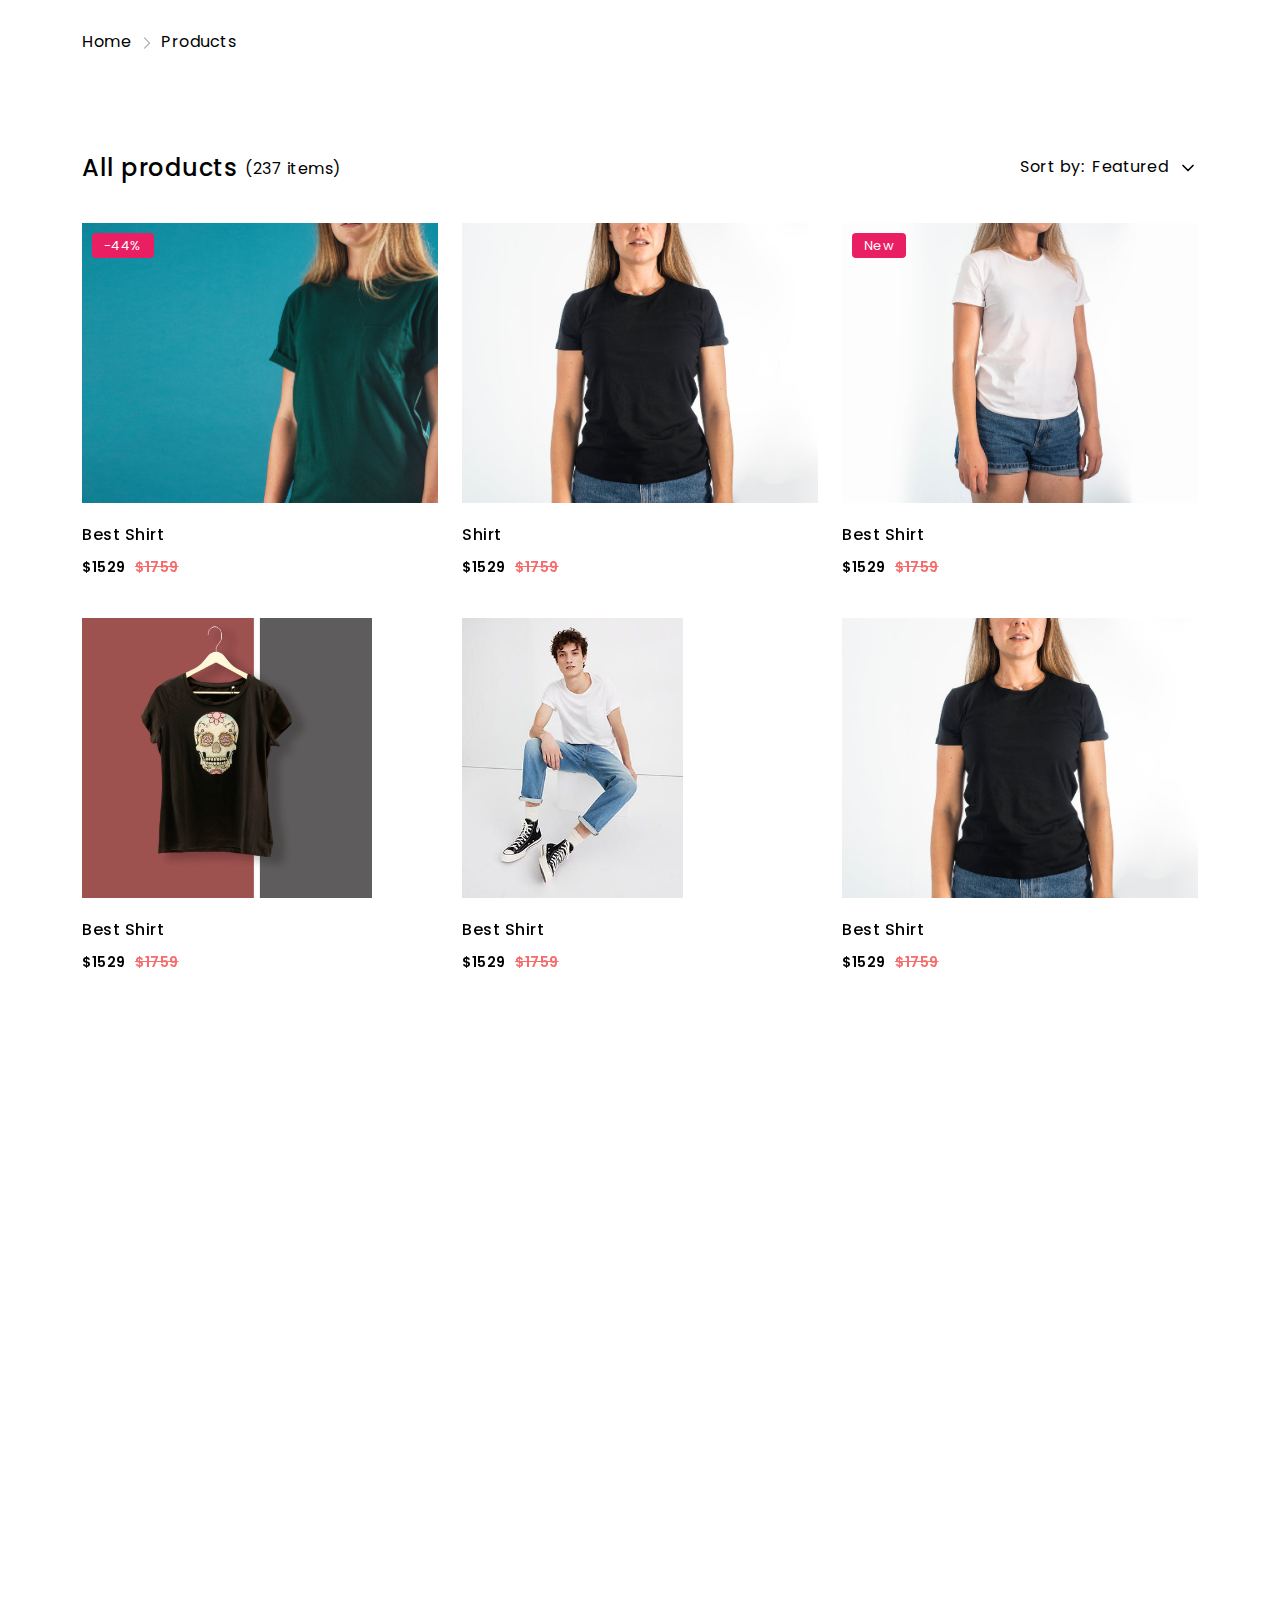
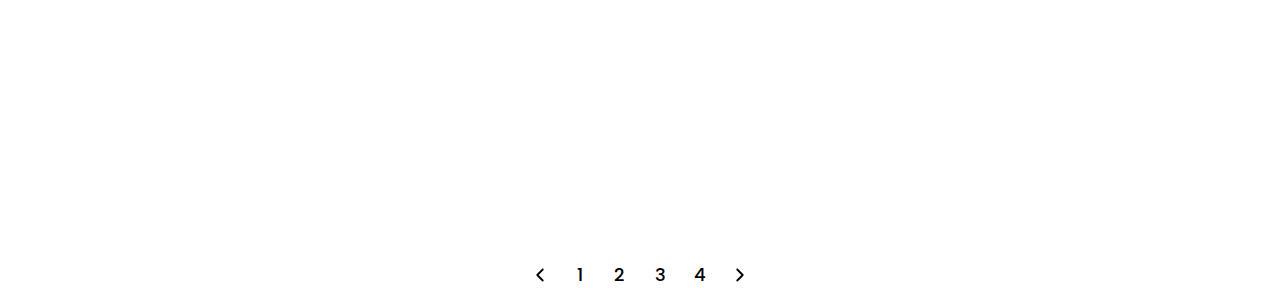
<file: collection-without-sidebar.html>
<!doctype html>
<html lang="en" class="no-js">

<head>
    <title>E-commerce</title>
    <!-- meta tags -->
    <meta charset="utf-8">
    <meta http-equiv="X-UA-Compatible" content="IE=edge">
    <meta name="viewport" content="width=device-width, initial-scale=1, shrink-to-fit=no">
    <meta name="description" content="meta description">
    <link rel="icon" href="assets/img/icon.png" type="png">
    <!-- fonts -->
    <link rel="preconnect" href="https://fonts.googleapis.com/">
    <link rel="preconnect" href="https://fonts.gstatic.com/" crossorigin>
    <link href="https://fonts.googleapis.com/css2?family=Poppins:wght@300;400;500;600;700&amp;display=swap"
        rel="stylesheet">
    <!-- all css -->
    <style>
        :root {
            --primary-color: #e91e63;
            --secondary-color: #F76B6A;
            --accent-color: #e91e63;

            --btn-primary-border-radius: 0.25rem;
            --btn-primary-color: #fff;
            --btn-primary-background-color: black;
            --btn-primary-border-color: black;
            --btn-primary-hover-color: #fff;
            --btn-primary-background-hover-color: #e91e63;
            --btn-primary-border-hover-color: #e91e63;
            --btn-primary-font-weight: 500;

            --btn-secondary-border-radius: 0.25rem;
            --btn-secondary-color: #000000;
            --btn-secondary-background-color: transparent;
            --btn-secondary-border-color: #000000;
            --btn-secondary-hover-color: #fff;
            --btn-secondary-background-hover-color: #e91e63;
            --btn-secondary-border-hover-color: #e91e63;
            --btn-secondary-font-weight: 500;

            --heading-color: #000;
            --heading-font-family: 'Poppins', sans-serif;
            --heading-font-weight: 700;

            --title-color: #000;
            --title-font-family: 'Poppins', sans-serif;
            --title-font-weight: 400;

            --body-color: #000;
            --body-background-color: #fff;
            --body-font-family: 'Poppins', sans-serif;
            --body-font-size: 14px;
            --body-font-weight: 400;

            --section-heading-color: #000;
            --section-heading-font-family: 'Poppins', sans-serif;
            --section-heading-font-size: 48px;
            --section-heading-font-weight: 600;

            --section-subheading-color: #000;
            --section-subheading-font-family: 'Poppins', sans-serif;
            --section-subheading-font-size: 16px;
            --section-subheading-font-weight: 400;
        }
    </style>

    <link rel="stylesheet" href="assets/css/vendor.css">
    <link rel="stylesheet" href="assets/css/style.css">
</head>

<body>
    <div class="body-wrapper">

        <!-- breadcrumb start -->
        <div class="breadcrumb">
            <div class="container">
                <ul class="list-unstyled d-flex align-items-center m-0">
                    <li><a href="index.html">Home</a></li>
                    <li>
                        <svg class="icon icon-breadcrumb" width="64" height="64" viewBox="0 0 64 64" fill="none"
                            xmlns="http://www.w3.org/2000/svg">
                            <g opacity="0.4">
                                <path
                                    d="M25.9375 8.5625L23.0625 11.4375L43.625 32L23.0625 52.5625L25.9375 55.4375L47.9375 33.4375L49.3125 32L47.9375 30.5625L25.9375 8.5625Z"
                                    fill="#000" />
                            </g>
                        </svg>
                    </li>
                    <li>Products</li>
                </ul>
            </div>
        </div>
        <!-- breadcrumb end -->

        <main id="MainContent" class="content-for-layout">
            <div class="collection mt-100">
                <div class="container">
                    <div class="row">
                        <!-- product area start -->
                        <div class="col-lg-12 col-md-12 col-12">
                            <div class="filter-sort-wrapper d-flex justify-content-between flex-wrap">
                                <div class="collection-title-wrap d-flex align-items-end">
                                    <h2 class="collection-title heading_24 mb-0">All products</h2>
                                    <p class="collection-counter text_16 mb-0 ms-2">(237 items)</p>
                                </div>
                                <div class="filter-sorting">
                                    <div class="collection-sorting position-relative d-none d-lg-block">
                                        <div
                                            class="sorting-header text_16 d-flex align-items-center justify-content-end">
                                            <span class="sorting-title me-2">Sort by:</span>
                                            <span class="active-sorting">Featured</span>
                                            <span class="sorting-icon">
                                                <svg class="icon icon-down" xmlns="http://www.w3.org/2000/svg"
                                                    width="24" height="24" viewBox="0 0 24 24" fill="none"
                                                    stroke="currentColor" stroke-width="2" stroke-linecap="round"
                                                    stroke-linejoin="round" class="feather feather-chevron-down">
                                                    <polyline points="6 9 12 15 18 9"></polyline>
                                                </svg>
                                            </span>
                                        </div>
                                        <ul class="sorting-lists list-unstyled m-0">
                                            <li><a href="#" class="text_14">Featured</a></li>
                                            <li><a href="#" class="text_14">Best Selling</a></li>
                                            <li><a href="#" class="text_14">Alphabetically, A-Z</a></li>
                                            <li><a href="#" class="text_14">Alphabetically, Z-A</a></li>
                                            <li><a href="#" class="text_14">Price, low to high</a></li>
                                            <li><a href="#" class="text_14">Price, high to low</a></li>
                                            <li><a href="#" class="text_14">Date, old to new</a></li>
                                            <li><a href="#" class="text_14">Date, new to old</a></li>
                                        </ul>
                                    </div>
                                    <div
                                        class="filter-drawer-trigger mobile-filter d-flex align-items-center d-lg-none">
                                        <span class="mobile-filter-icon me-2">
                                            <svg xmlns="http://www.w3.org/2000/svg" width="24" height="24"
                                                viewBox="0 0 24 24" fill="none" stroke="currentColor" stroke-width="2"
                                                stroke-linecap="round" stroke-linejoin="round" class="icon icon-filter">
                                                <polygon points="22 3 2 3 10 12.46 10 19 14 21 14 12.46 22 3"></polygon>
                                            </svg>
                                        </span>
                                        <span class="mobile-filter-heading">Sorting</span>
                                    </div>
                                </div>
                            </div>
                            <div class="collection-product-container">
                                <div class="row">
                                    
                                    <div class="col-lg-4 col-md-6 col-6" data-aos="fade-up" data-aos-duration="700">
                                        <div class="product-card">
                                            <div class="product-card-img">
                                                <a class="hover-switch" href="collection-left-sidebar.html">
                                                    <img class="secondary-img" src="assets/img/products/shirts/shirt0.jpg"
                                                        alt="product-img">
                                                    <img class="primary-img" src="assets/img/products/shirts/shirt0.jpg"
                                                        alt="product-img">
                                                </a>

                                                <div class="product-badge">
                                                    <span class="badge-label badge-percentage rounded">-44%</span>
                                                </div>

                                                <div
                                                    class="product-card-action product-card-action-2 justify-content-center">
                                                    <a href="#quickview-modal" class="action-card action-quickview"
                                                        data-bs-toggle="modal">
                                                        <svg width="26" height="26" viewBox="0 0 26 26" fill="none"
                                                            xmlns="http://www.w3.org/2000/svg">
                                                            <path
                                                                d="M10 0C15.5117 0 20 4.48828 20 10C20 12.3945 19.1602 14.5898 17.75 16.3125L25.7188 24.2812L24.2812 25.7188L16.3125 17.75C14.5898 19.1602 12.3945 20 10 20C4.48828 20 0 15.5117 0 10C0 4.48828 4.48828 0 10 0ZM10 2C5.57031 2 2 5.57031 2 10C2 14.4297 5.57031 18 10 18C14.4297 18 18 14.4297 18 10C18 5.57031 14.4297 2 10 2ZM11 6V9H14V11H11V14H9V11H6V9H9V6H11Z"
                                                                fill="#00234D" />
                                                        </svg>
                                                    </a>

                                                    <a href="#" class="action-card action-wishlist">
                                                        <svg class="icon icon-wishlist" width="26" height="22"
                                                            viewBox="0 0 26 22" fill="none"
                                                            xmlns="http://www.w3.org/2000/svg">
                                                            <path
                                                                d="M6.96429 0.000183105C3.12305 0.000183105 0 3.10686 0 6.84843C0 8.15388 0.602121 9.28455 1.16071 10.1014C1.71931 10.9181 2.29241 11.4425 2.29241 11.4425L12.3326 21.3439L13 22.0002L13.6674 21.3439L23.7076 11.4425C23.7076 11.4425 26 9.45576 26 6.84843C26 3.10686 22.877 0.000183105 19.0357 0.000183105C15.8474 0.000183105 13.7944 1.88702 13 2.68241C12.2056 1.88702 10.1526 0.000183105 6.96429 0.000183105ZM6.96429 1.82638C9.73912 1.82638 12.3036 4.48008 12.3036 4.48008L13 5.25051L13.6964 4.48008C13.6964 4.48008 16.2609 1.82638 19.0357 1.82638C21.8613 1.82638 24.1429 4.10557 24.1429 6.84843C24.1429 8.25732 22.4018 10.1584 22.4018 10.1584L13 19.4036L3.59821 10.1584C3.59821 10.1584 3.14844 9.73397 2.69866 9.07411C2.24888 8.41426 1.85714 7.55466 1.85714 6.84843C1.85714 4.10557 4.13867 1.82638 6.96429 1.82638Z"
                                                                fill="#00234D" />
                                                        </svg>
                                                    </a>

                                                    <a href="#" class="action-card action-addtocart">
                                                        <svg class="icon icon-cart" width="24" height="26"
                                                            viewBox="0 0 24 26" fill="none"
                                                            xmlns="http://www.w3.org/2000/svg">
                                                            <path
                                                                d="M12 0.000183105C9.25391 0.000183105 7 2.25409 7 5.00018V6.00018H2.0625L2 6.93768L1 24.9377L0.9375 26.0002H23.0625L23 24.9377L22 6.93768L21.9375 6.00018H17V5.00018C17 2.25409 14.7461 0.000183105 12 0.000183105ZM12 2.00018C13.6562 2.00018 15 3.34393 15 5.00018V6.00018H9V5.00018C9 3.34393 10.3438 2.00018 12 2.00018ZM3.9375 8.00018H7V11.0002H9V8.00018H15V11.0002H17V8.00018H20.0625L20.9375 24.0002H3.0625L3.9375 8.00018Z"
                                                                fill="#00234D" />
                                                        </svg>
                                                    </a>
                                                </div>
                                            </div>
                                            <div class="product-card-details">
                                                
                                                <h3 class="product-card-title">
                                                    <a href="collection-left-sidebar.html">best Shirt</a>
                                                </h3>
                                                <div class="product-card-price">
                                                    <span class="card-price-regular">$1529</span>
                                                    <span
                                                        class="card-price-compare text-decoration-line-through">$1759</span>
                                                </div>
                                            </div>
                                        </div>
                                    </div>

                                    <div class="col-lg-4 col-md-6 col-6" data-aos="fade-up" data-aos-duration="700">
                                        <div class="product-card">
                                            <div class="product-card-img">
                                                <a class="hover-switch" href="collection-left-sidebar.html">
                                                    <img class="secondary-img"
                                                        src="assets/img/products/shirts/shirt4.jpg" alt="product-img">
                                                    <img class="primary-img" src="assets/img/products/shirts/shirt4.jpg"
                                                        alt="product-img">
                                                </a>

                                                <div
                                                    class="product-card-action product-card-action-2 justify-content-center">
                                                    <a href="#quickview-modal" class="action-card action-quickview"
                                                        data-bs-toggle="modal">
                                                        <svg width="26" height="26" viewBox="0 0 26 26" fill="none"
                                                            xmlns="http://www.w3.org/2000/svg">
                                                            <path
                                                                d="M10 0C15.5117 0 20 4.48828 20 10C20 12.3945 19.1602 14.5898 17.75 16.3125L25.7188 24.2812L24.2812 25.7188L16.3125 17.75C14.5898 19.1602 12.3945 20 10 20C4.48828 20 0 15.5117 0 10C0 4.48828 4.48828 0 10 0ZM10 2C5.57031 2 2 5.57031 2 10C2 14.4297 5.57031 18 10 18C14.4297 18 18 14.4297 18 10C18 5.57031 14.4297 2 10 2ZM11 6V9H14V11H11V14H9V11H6V9H9V6H11Z"
                                                                fill="#00234D" />
                                                        </svg>
                                                    </a>

                                                    <a href="#" class="action-card action-wishlist">
                                                        <svg class="icon icon-wishlist" width="26" height="22"
                                                            viewBox="0 0 26 22" fill="none"
                                                            xmlns="http://www.w3.org/2000/svg">
                                                            <path
                                                                d="M6.96429 0.000183105C3.12305 0.000183105 0 3.10686 0 6.84843C0 8.15388 0.602121 9.28455 1.16071 10.1014C1.71931 10.9181 2.29241 11.4425 2.29241 11.4425L12.3326 21.3439L13 22.0002L13.6674 21.3439L23.7076 11.4425C23.7076 11.4425 26 9.45576 26 6.84843C26 3.10686 22.877 0.000183105 19.0357 0.000183105C15.8474 0.000183105 13.7944 1.88702 13 2.68241C12.2056 1.88702 10.1526 0.000183105 6.96429 0.000183105ZM6.96429 1.82638C9.73912 1.82638 12.3036 4.48008 12.3036 4.48008L13 5.25051L13.6964 4.48008C13.6964 4.48008 16.2609 1.82638 19.0357 1.82638C21.8613 1.82638 24.1429 4.10557 24.1429 6.84843C24.1429 8.25732 22.4018 10.1584 22.4018 10.1584L13 19.4036L3.59821 10.1584C3.59821 10.1584 3.14844 9.73397 2.69866 9.07411C2.24888 8.41426 1.85714 7.55466 1.85714 6.84843C1.85714 4.10557 4.13867 1.82638 6.96429 1.82638Z"
                                                                fill="#00234D" />
                                                        </svg>
                                                    </a>

                                                    <a href="#" class="action-card action-addtocart">
                                                        <svg class="icon icon-cart" width="24" height="26"
                                                            viewBox="0 0 24 26" fill="none"
                                                            xmlns="http://www.w3.org/2000/svg">
                                                            <path
                                                                d="M12 0.000183105C9.25391 0.000183105 7 2.25409 7 5.00018V6.00018H2.0625L2 6.93768L1 24.9377L0.9375 26.0002H23.0625L23 24.9377L22 6.93768L21.9375 6.00018H17V5.00018C17 2.25409 14.7461 0.000183105 12 0.000183105ZM12 2.00018C13.6562 2.00018 15 3.34393 15 5.00018V6.00018H9V5.00018C9 3.34393 10.3438 2.00018 12 2.00018ZM3.9375 8.00018H7V11.0002H9V8.00018H15V11.0002H17V8.00018H20.0625L20.9375 24.0002H3.0625L3.9375 8.00018Z"
                                                                fill="#00234D" />
                                                        </svg>
                                                    </a>
                                                </div>
                                            </div>
                                            <div class="product-card-details">
                                                
                                                <h3 class="product-card-title">
                                                    <a href="collection-left-sidebar.html">Shirt</a>
                                                </h3>
                                                <div class="product-card-price">
                                                    <span class="card-price-regular">$1529</span>
                                                    <span
                                                        class="card-price-compare text-decoration-line-through">$1759</span>
                                                </div>
                                            </div>
                                        </div>
                                    </div>

                                    <div class="col-lg-4 col-md-6 col-6" data-aos="fade-up" data-aos-duration="700">
                                        <div class="product-card">
                                            <div class="product-card-img">
                                                <a class="hover-switch" href="collection-left-sidebar.html">
                                                    <img class="secondary-img"
                                                        src="assets/img/products/shirts/shirt1.jpg" alt="product-img">
                                                    <img class="primary-img" src="assets/img/products/shirts/shirt1.jpg"
                                                        alt="product-img">
                                                </a>

                                                <div class="product-badge">
                                                    <span class="badge-label badge-new rounded">New</span>
                                                </div>

                                                <div
                                                    class="product-card-action product-card-action-2 justify-content-center">
                                                    <a href="#quickview-modal" class="action-card action-quickview"
                                                        data-bs-toggle="modal">
                                                        <svg width="26" height="26" viewBox="0 0 26 26" fill="none"
                                                            xmlns="http://www.w3.org/2000/svg">
                                                            <path
                                                                d="M10 0C15.5117 0 20 4.48828 20 10C20 12.3945 19.1602 14.5898 17.75 16.3125L25.7188 24.2812L24.2812 25.7188L16.3125 17.75C14.5898 19.1602 12.3945 20 10 20C4.48828 20 0 15.5117 0 10C0 4.48828 4.48828 0 10 0ZM10 2C5.57031 2 2 5.57031 2 10C2 14.4297 5.57031 18 10 18C14.4297 18 18 14.4297 18 10C18 5.57031 14.4297 2 10 2ZM11 6V9H14V11H11V14H9V11H6V9H9V6H11Z"
                                                                fill="#00234D" />
                                                        </svg>
                                                    </a>

                                                    <a href="#" class="action-card action-wishlist">
                                                        <svg class="icon icon-wishlist" width="26" height="22"
                                                            viewBox="0 0 26 22" fill="none"
                                                            xmlns="http://www.w3.org/2000/svg">
                                                            <path
                                                                d="M6.96429 0.000183105C3.12305 0.000183105 0 3.10686 0 6.84843C0 8.15388 0.602121 9.28455 1.16071 10.1014C1.71931 10.9181 2.29241 11.4425 2.29241 11.4425L12.3326 21.3439L13 22.0002L13.6674 21.3439L23.7076 11.4425C23.7076 11.4425 26 9.45576 26 6.84843C26 3.10686 22.877 0.000183105 19.0357 0.000183105C15.8474 0.000183105 13.7944 1.88702 13 2.68241C12.2056 1.88702 10.1526 0.000183105 6.96429 0.000183105ZM6.96429 1.82638C9.73912 1.82638 12.3036 4.48008 12.3036 4.48008L13 5.25051L13.6964 4.48008C13.6964 4.48008 16.2609 1.82638 19.0357 1.82638C21.8613 1.82638 24.1429 4.10557 24.1429 6.84843C24.1429 8.25732 22.4018 10.1584 22.4018 10.1584L13 19.4036L3.59821 10.1584C3.59821 10.1584 3.14844 9.73397 2.69866 9.07411C2.24888 8.41426 1.85714 7.55466 1.85714 6.84843C1.85714 4.10557 4.13867 1.82638 6.96429 1.82638Z"
                                                                fill="#00234D" />
                                                        </svg>
                                                    </a>

                                                    <a href="#" class="action-card action-addtocart">
                                                        <svg class="icon icon-cart" width="24" height="26"
                                                            viewBox="0 0 24 26" fill="none"
                                                            xmlns="http://www.w3.org/2000/svg">
                                                            <path
                                                                d="M12 0.000183105C9.25391 0.000183105 7 2.25409 7 5.00018V6.00018H2.0625L2 6.93768L1 24.9377L0.9375 26.0002H23.0625L23 24.9377L22 6.93768L21.9375 6.00018H17V5.00018C17 2.25409 14.7461 0.000183105 12 0.000183105ZM12 2.00018C13.6562 2.00018 15 3.34393 15 5.00018V6.00018H9V5.00018C9 3.34393 10.3438 2.00018 12 2.00018ZM3.9375 8.00018H7V11.0002H9V8.00018H15V11.0002H17V8.00018H20.0625L20.9375 24.0002H3.0625L3.9375 8.00018Z"
                                                                fill="#00234D" />
                                                        </svg>
                                                    </a>
                                                </div>
                                            </div>
                                            <div class="product-card-details">
                                                
                                                <h3 class="product-card-title">
                                                    <a href="collection-left-sidebar.html">Best Shirt</a>
                                                </h3>
                                                <div class="product-card-price">
                                                    <span class="card-price-regular">$1529</span>
                                                    <span
                                                        class="card-price-compare text-decoration-line-through">$1759</span>
                                                </div>
                                            </div>
                                        </div>
                                    </div>

                                    <div class="col-lg-4 col-md-6 col-6" data-aos="fade-up" data-aos-duration="700">
                                        <div class="product-card">
                                            <div class="product-card-img">
                                                <a class="hover-switch" href="collection-left-sidebar.html">
                                                    <img class="secondary-img"
                                                        src="assets/img/products/shirts/shirt2.jpg" alt="product-img">
                                                    <img class="primary-img" src="assets/img/products/shirts/shirt2.jpg"
                                                        alt="product-img">
                                                </a>

                                                <div
                                                    class="product-card-action product-card-action-2 justify-content-center">
                                                    <a href="#quickview-modal" class="action-card action-quickview"
                                                        data-bs-toggle="modal">
                                                        <svg width="26" height="26" viewBox="0 0 26 26" fill="none"
                                                            xmlns="http://www.w3.org/2000/svg">
                                                            <path
                                                                d="M10 0C15.5117 0 20 4.48828 20 10C20 12.3945 19.1602 14.5898 17.75 16.3125L25.7188 24.2812L24.2812 25.7188L16.3125 17.75C14.5898 19.1602 12.3945 20 10 20C4.48828 20 0 15.5117 0 10C0 4.48828 4.48828 0 10 0ZM10 2C5.57031 2 2 5.57031 2 10C2 14.4297 5.57031 18 10 18C14.4297 18 18 14.4297 18 10C18 5.57031 14.4297 2 10 2ZM11 6V9H14V11H11V14H9V11H6V9H9V6H11Z"
                                                                fill="#00234D" />
                                                        </svg>
                                                    </a>

                                                    <a href="#" class="action-card action-wishlist">
                                                        <svg class="icon icon-wishlist" width="26" height="22"
                                                            viewBox="0 0 26 22" fill="none"
                                                            xmlns="http://www.w3.org/2000/svg">
                                                            <path
                                                                d="M6.96429 0.000183105C3.12305 0.000183105 0 3.10686 0 6.84843C0 8.15388 0.602121 9.28455 1.16071 10.1014C1.71931 10.9181 2.29241 11.4425 2.29241 11.4425L12.3326 21.3439L13 22.0002L13.6674 21.3439L23.7076 11.4425C23.7076 11.4425 26 9.45576 26 6.84843C26 3.10686 22.877 0.000183105 19.0357 0.000183105C15.8474 0.000183105 13.7944 1.88702 13 2.68241C12.2056 1.88702 10.1526 0.000183105 6.96429 0.000183105ZM6.96429 1.82638C9.73912 1.82638 12.3036 4.48008 12.3036 4.48008L13 5.25051L13.6964 4.48008C13.6964 4.48008 16.2609 1.82638 19.0357 1.82638C21.8613 1.82638 24.1429 4.10557 24.1429 6.84843C24.1429 8.25732 22.4018 10.1584 22.4018 10.1584L13 19.4036L3.59821 10.1584C3.59821 10.1584 3.14844 9.73397 2.69866 9.07411C2.24888 8.41426 1.85714 7.55466 1.85714 6.84843C1.85714 4.10557 4.13867 1.82638 6.96429 1.82638Z"
                                                                fill="#00234D" />
                                                        </svg>
                                                    </a>

                                                    <a href="#" class="action-card action-addtocart">
                                                        <svg class="icon icon-cart" width="24" height="26"
                                                            viewBox="0 0 24 26" fill="none"
                                                            xmlns="http://www.w3.org/2000/svg">
                                                            <path
                                                                d="M12 0.000183105C9.25391 0.000183105 7 2.25409 7 5.00018V6.00018H2.0625L2 6.93768L1 24.9377L0.9375 26.0002H23.0625L23 24.9377L22 6.93768L21.9375 6.00018H17V5.00018C17 2.25409 14.7461 0.000183105 12 0.000183105ZM12 2.00018C13.6562 2.00018 15 3.34393 15 5.00018V6.00018H9V5.00018C9 3.34393 10.3438 2.00018 12 2.00018ZM3.9375 8.00018H7V11.0002H9V8.00018H15V11.0002H17V8.00018H20.0625L20.9375 24.0002H3.0625L3.9375 8.00018Z"
                                                                fill="#00234D" />
                                                        </svg>
                                                    </a>
                                                </div>
                                            </div>
                                            <div class="product-card-details">
                                                
                                                <h3 class="product-card-title">
                                                    <a href="collection-left-sidebar.html">Best Shirt</a>
                                                </h3>
                                                <div class="product-card-price">
                                                    <span class="card-price-regular">$1529</span>
                                                    <span
                                                        class="card-price-compare text-decoration-line-through">$1759</span>
                                                </div>
                                            </div>
                                        </div>
                                    </div>

                                    <div class="col-lg-4 col-md-6 col-6" data-aos="fade-up" data-aos-duration="700">
                                        <div class="product-card">
                                            <div class="product-card-img">
                                                <a class="hover-switch" href="collection-left-sidebar.html">
                                                    <img class="secondary-img"
                                                        src="assets/img/products/shirts/shirt3.jpg" alt="product-img">
                                                    <img class="primary-img" src="assets/img/products/shirts/shirt3.jpg"
                                                        alt="product-img">
                                                </a>

                                                <div
                                                    class="product-card-action product-card-action-2 justify-content-center">
                                                    <a href="#quickview-modal" class="action-card action-quickview"
                                                        data-bs-toggle="modal">
                                                        <svg width="26" height="26" viewBox="0 0 26 26" fill="none"
                                                            xmlns="http://www.w3.org/2000/svg">
                                                            <path
                                                                d="M10 0C15.5117 0 20 4.48828 20 10C20 12.3945 19.1602 14.5898 17.75 16.3125L25.7188 24.2812L24.2812 25.7188L16.3125 17.75C14.5898 19.1602 12.3945 20 10 20C4.48828 20 0 15.5117 0 10C0 4.48828 4.48828 0 10 0ZM10 2C5.57031 2 2 5.57031 2 10C2 14.4297 5.57031 18 10 18C14.4297 18 18 14.4297 18 10C18 5.57031 14.4297 2 10 2ZM11 6V9H14V11H11V14H9V11H6V9H9V6H11Z"
                                                                fill="#00234D" />
                                                        </svg>
                                                    </a>

                                                    <a href="#" class="action-card action-wishlist">
                                                        <svg class="icon icon-wishlist" width="26" height="22"
                                                            viewBox="0 0 26 22" fill="none"
                                                            xmlns="http://www.w3.org/2000/svg">
                                                            <path
                                                                d="M6.96429 0.000183105C3.12305 0.000183105 0 3.10686 0 6.84843C0 8.15388 0.602121 9.28455 1.16071 10.1014C1.71931 10.9181 2.29241 11.4425 2.29241 11.4425L12.3326 21.3439L13 22.0002L13.6674 21.3439L23.7076 11.4425C23.7076 11.4425 26 9.45576 26 6.84843C26 3.10686 22.877 0.000183105 19.0357 0.000183105C15.8474 0.000183105 13.7944 1.88702 13 2.68241C12.2056 1.88702 10.1526 0.000183105 6.96429 0.000183105ZM6.96429 1.82638C9.73912 1.82638 12.3036 4.48008 12.3036 4.48008L13 5.25051L13.6964 4.48008C13.6964 4.48008 16.2609 1.82638 19.0357 1.82638C21.8613 1.82638 24.1429 4.10557 24.1429 6.84843C24.1429 8.25732 22.4018 10.1584 22.4018 10.1584L13 19.4036L3.59821 10.1584C3.59821 10.1584 3.14844 9.73397 2.69866 9.07411C2.24888 8.41426 1.85714 7.55466 1.85714 6.84843C1.85714 4.10557 4.13867 1.82638 6.96429 1.82638Z"
                                                                fill="#00234D" />
                                                        </svg>
                                                    </a>

                                                    <a href="#" class="action-card action-addtocart">
                                                        <svg class="icon icon-cart" width="24" height="26"
                                                            viewBox="0 0 24 26" fill="none"
                                                            xmlns="http://www.w3.org/2000/svg">
                                                            <path
                                                                d="M12 0.000183105C9.25391 0.000183105 7 2.25409 7 5.00018V6.00018H2.0625L2 6.93768L1 24.9377L0.9375 26.0002H23.0625L23 24.9377L22 6.93768L21.9375 6.00018H17V5.00018C17 2.25409 14.7461 0.000183105 12 0.000183105ZM12 2.00018C13.6562 2.00018 15 3.34393 15 5.00018V6.00018H9V5.00018C9 3.34393 10.3438 2.00018 12 2.00018ZM3.9375 8.00018H7V11.0002H9V8.00018H15V11.0002H17V8.00018H20.0625L20.9375 24.0002H3.0625L3.9375 8.00018Z"
                                                                fill="#00234D" />
                                                        </svg>
                                                    </a>
                                                </div>
                                            </div>
                                            <div class="product-card-details">
                                                
                                                <h3 class="product-card-title">
                                                    <a href="collection-left-sidebar.html">Best Shirt</a>
                                                </h3>
                                                <div class="product-card-price">
                                                    <span class="card-price-regular">$1529</span>
                                                    <span
                                                        class="card-price-compare text-decoration-line-through">$1759</span>
                                                </div>
                                            </div>
                                        </div>
                                    </div>

                                    <div class="col-lg-4 col-md-6 col-6" data-aos="fade-up" data-aos-duration="700">
                                        <div class="product-card">
                                            <div class="product-card-img">
                                                <a class="hover-switch" href="collection-left-sidebar.html">
                                                    <img class="secondary-img"
                                                        src="assets/img/products/shirts/shirt4.jpg" alt="product-img">
                                                    <img class="primary-img" src="assets/img/products/shirts/shirt4.jpg"
                                                        alt="product-img">
                                                </a>

                                                <div
                                                    class="product-card-action product-card-action-2 justify-content-center">
                                                    <a href="#quickview-modal" class="action-card action-quickview"
                                                        data-bs-toggle="modal">
                                                        <svg width="26" height="26" viewBox="0 0 26 26" fill="none"
                                                            xmlns="http://www.w3.org/2000/svg">
                                                            <path
                                                                d="M10 0C15.5117 0 20 4.48828 20 10C20 12.3945 19.1602 14.5898 17.75 16.3125L25.7188 24.2812L24.2812 25.7188L16.3125 17.75C14.5898 19.1602 12.3945 20 10 20C4.48828 20 0 15.5117 0 10C0 4.48828 4.48828 0 10 0ZM10 2C5.57031 2 2 5.57031 2 10C2 14.4297 5.57031 18 10 18C14.4297 18 18 14.4297 18 10C18 5.57031 14.4297 2 10 2ZM11 6V9H14V11H11V14H9V11H6V9H9V6H11Z"
                                                                fill="#00234D" />
                                                        </svg>
                                                    </a>

                                                    <a href="#" class="action-card action-wishlist">
                                                        <svg class="icon icon-wishlist" width="26" height="22"
                                                            viewBox="0 0 26 22" fill="none"
                                                            xmlns="http://www.w3.org/2000/svg">
                                                            <path
                                                                d="M6.96429 0.000183105C3.12305 0.000183105 0 3.10686 0 6.84843C0 8.15388 0.602121 9.28455 1.16071 10.1014C1.71931 10.9181 2.29241 11.4425 2.29241 11.4425L12.3326 21.3439L13 22.0002L13.6674 21.3439L23.7076 11.4425C23.7076 11.4425 26 9.45576 26 6.84843C26 3.10686 22.877 0.000183105 19.0357 0.000183105C15.8474 0.000183105 13.7944 1.88702 13 2.68241C12.2056 1.88702 10.1526 0.000183105 6.96429 0.000183105ZM6.96429 1.82638C9.73912 1.82638 12.3036 4.48008 12.3036 4.48008L13 5.25051L13.6964 4.48008C13.6964 4.48008 16.2609 1.82638 19.0357 1.82638C21.8613 1.82638 24.1429 4.10557 24.1429 6.84843C24.1429 8.25732 22.4018 10.1584 22.4018 10.1584L13 19.4036L3.59821 10.1584C3.59821 10.1584 3.14844 9.73397 2.69866 9.07411C2.24888 8.41426 1.85714 7.55466 1.85714 6.84843C1.85714 4.10557 4.13867 1.82638 6.96429 1.82638Z"
                                                                fill="#00234D" />
                                                        </svg>
                                                    </a>

                                                    <a href="#" class="action-card action-addtocart">
                                                        <svg class="icon icon-cart" width="24" height="26"
                                                            viewBox="0 0 24 26" fill="none"
                                                            xmlns="http://www.w3.org/2000/svg">
                                                            <path
                                                                d="M12 0.000183105C9.25391 0.000183105 7 2.25409 7 5.00018V6.00018H2.0625L2 6.93768L1 24.9377L0.9375 26.0002H23.0625L23 24.9377L22 6.93768L21.9375 6.00018H17V5.00018C17 2.25409 14.7461 0.000183105 12 0.000183105ZM12 2.00018C13.6562 2.00018 15 3.34393 15 5.00018V6.00018H9V5.00018C9 3.34393 10.3438 2.00018 12 2.00018ZM3.9375 8.00018H7V11.0002H9V8.00018H15V11.0002H17V8.00018H20.0625L20.9375 24.0002H3.0625L3.9375 8.00018Z"
                                                                fill="#00234D" />
                                                        </svg>
                                                    </a>
                                                </div>
                                            </div>
                                            <div class="product-card-details">
                                                
                                                <h3 class="product-card-title">
                                                    <a href="collection-left-sidebar.html">Best Shirt</a>
                                                </h3>
                                                <div class="product-card-price">
                                                    <span class="card-price-regular">$1529</span>
                                                    <span
                                                        class="card-price-compare text-decoration-line-through">$1759</span>
                                                </div>
                                            </div>
                                        </div>
                                    </div>

                                    <div class="col-lg-4 col-md-6 col-6" data-aos="fade-up" data-aos-duration="700">
                                        <div class="product-card">
                                            <div class="product-card-img">
                                                <a class="hover-switch" href="collection-left-sidebar.html">
                                                    <img class="secondary-img"
                                                        src="assets/img/products/shirts/shirt6.jpg" alt="product-img">
                                                    <img class="primary-img" src="assets/img/products/shirts/shirt6.jpg"
                                                        alt="product-img">
                                                </a>

                                                <div
                                                    class="product-card-action product-card-action-2 justify-content-center">
                                                    <a href="#quickview-modal" class="action-card action-quickview"
                                                        data-bs-toggle="modal">
                                                        <svg width="26" height="26" viewBox="0 0 26 26" fill="none"
                                                            xmlns="http://www.w3.org/2000/svg">
                                                            <path
                                                                d="M10 0C15.5117 0 20 4.48828 20 10C20 12.3945 19.1602 14.5898 17.75 16.3125L25.7188 24.2812L24.2812 25.7188L16.3125 17.75C14.5898 19.1602 12.3945 20 10 20C4.48828 20 0 15.5117 0 10C0 4.48828 4.48828 0 10 0ZM10 2C5.57031 2 2 5.57031 2 10C2 14.4297 5.57031 18 10 18C14.4297 18 18 14.4297 18 10C18 5.57031 14.4297 2 10 2ZM11 6V9H14V11H11V14H9V11H6V9H9V6H11Z"
                                                                fill="#00234D" />
                                                        </svg>
                                                    </a>

                                                    <a href="#" class="action-card action-wishlist">
                                                        <svg class="icon icon-wishlist" width="26" height="22"
                                                            viewBox="0 0 26 22" fill="none"
                                                            xmlns="http://www.w3.org/2000/svg">
                                                            <path
                                                                d="M6.96429 0.000183105C3.12305 0.000183105 0 3.10686 0 6.84843C0 8.15388 0.602121 9.28455 1.16071 10.1014C1.71931 10.9181 2.29241 11.4425 2.29241 11.4425L12.3326 21.3439L13 22.0002L13.6674 21.3439L23.7076 11.4425C23.7076 11.4425 26 9.45576 26 6.84843C26 3.10686 22.877 0.000183105 19.0357 0.000183105C15.8474 0.000183105 13.7944 1.88702 13 2.68241C12.2056 1.88702 10.1526 0.000183105 6.96429 0.000183105ZM6.96429 1.82638C9.73912 1.82638 12.3036 4.48008 12.3036 4.48008L13 5.25051L13.6964 4.48008C13.6964 4.48008 16.2609 1.82638 19.0357 1.82638C21.8613 1.82638 24.1429 4.10557 24.1429 6.84843C24.1429 8.25732 22.4018 10.1584 22.4018 10.1584L13 19.4036L3.59821 10.1584C3.59821 10.1584 3.14844 9.73397 2.69866 9.07411C2.24888 8.41426 1.85714 7.55466 1.85714 6.84843C1.85714 4.10557 4.13867 1.82638 6.96429 1.82638Z"
                                                                fill="#00234D" />
                                                        </svg>
                                                    </a>

                                                    <a href="#" class="action-card action-addtocart">
                                                        <svg class="icon icon-cart" width="24" height="26"
                                                            viewBox="0 0 24 26" fill="none"
                                                            xmlns="http://www.w3.org/2000/svg">
                                                            <path
                                                                d="M12 0.000183105C9.25391 0.000183105 7 2.25409 7 5.00018V6.00018H2.0625L2 6.93768L1 24.9377L0.9375 26.0002H23.0625L23 24.9377L22 6.93768L21.9375 6.00018H17V5.00018C17 2.25409 14.7461 0.000183105 12 0.000183105ZM12 2.00018C13.6562 2.00018 15 3.34393 15 5.00018V6.00018H9V5.00018C9 3.34393 10.3438 2.00018 12 2.00018ZM3.9375 8.00018H7V11.0002H9V8.00018H15V11.0002H17V8.00018H20.0625L20.9375 24.0002H3.0625L3.9375 8.00018Z"
                                                                fill="#00234D" />
                                                        </svg>
                                                    </a>
                                                </div>
                                            </div>
                                            <div class="product-card-details">
                                                
                                                <h3 class="product-card-title">
                                                    <a href="collection-left-sidebar.html">Best Shirt</a>
                                                </h3>
                                                <div class="product-card-price">
                                                    <span class="card-price-regular">$1529</span>
                                                    <span
                                                        class="card-price-compare text-decoration-line-through">$1759</span>
                                                </div>
                                            </div>
                                        </div>
                                    </div>

                                    <div class="col-lg-4 col-md-6 col-6" data-aos="fade-up" data-aos-duration="700">
                                        <div class="product-card">
                                            <div class="product-card-img">
                                                <a class="hover-switch" href="collection-left-sidebar.html">
                                                    <img class="secondary-img"
                                                        src="assets/img/products/shirts/shirt7.jpg" alt="product-img">
                                                    <img class="primary-img" src="assets/img/products/shirts/shirt7.jpg"
                                                        alt="product-img">
                                                </a>

                                                <div
                                                    class="product-card-action product-card-action-2 justify-content-center">
                                                    <a href="#quickview-modal" class="action-card action-quickview"
                                                        data-bs-toggle="modal">
                                                        <svg width="26" height="26" viewBox="0 0 26 26" fill="none"
                                                            xmlns="http://www.w3.org/2000/svg">
                                                            <path
                                                                d="M10 0C15.5117 0 20 4.48828 20 10C20 12.3945 19.1602 14.5898 17.75 16.3125L25.7188 24.2812L24.2812 25.7188L16.3125 17.75C14.5898 19.1602 12.3945 20 10 20C4.48828 20 0 15.5117 0 10C0 4.48828 4.48828 0 10 0ZM10 2C5.57031 2 2 5.57031 2 10C2 14.4297 5.57031 18 10 18C14.4297 18 18 14.4297 18 10C18 5.57031 14.4297 2 10 2ZM11 6V9H14V11H11V14H9V11H6V9H9V6H11Z"
                                                                fill="#00234D" />
                                                        </svg>
                                                    </a>

                                                    <a href="#" class="action-card action-wishlist">
                                                        <svg class="icon icon-wishlist" width="26" height="22"
                                                            viewBox="0 0 26 22" fill="none"
                                                            xmlns="http://www.w3.org/2000/svg">
                                                            <path
                                                                d="M6.96429 0.000183105C3.12305 0.000183105 0 3.10686 0 6.84843C0 8.15388 0.602121 9.28455 1.16071 10.1014C1.71931 10.9181 2.29241 11.4425 2.29241 11.4425L12.3326 21.3439L13 22.0002L13.6674 21.3439L23.7076 11.4425C23.7076 11.4425 26 9.45576 26 6.84843C26 3.10686 22.877 0.000183105 19.0357 0.000183105C15.8474 0.000183105 13.7944 1.88702 13 2.68241C12.2056 1.88702 10.1526 0.000183105 6.96429 0.000183105ZM6.96429 1.82638C9.73912 1.82638 12.3036 4.48008 12.3036 4.48008L13 5.25051L13.6964 4.48008C13.6964 4.48008 16.2609 1.82638 19.0357 1.82638C21.8613 1.82638 24.1429 4.10557 24.1429 6.84843C24.1429 8.25732 22.4018 10.1584 22.4018 10.1584L13 19.4036L3.59821 10.1584C3.59821 10.1584 3.14844 9.73397 2.69866 9.07411C2.24888 8.41426 1.85714 7.55466 1.85714 6.84843C1.85714 4.10557 4.13867 1.82638 6.96429 1.82638Z"
                                                                fill="#00234D" />
                                                        </svg>
                                                    </a>

                                                    <a href="#" class="action-card action-addtocart">
                                                        <svg class="icon icon-cart" width="24" height="26"
                                                            viewBox="0 0 24 26" fill="none"
                                                            xmlns="http://www.w3.org/2000/svg">
                                                            <path
                                                                d="M12 0.000183105C9.25391 0.000183105 7 2.25409 7 5.00018V6.00018H2.0625L2 6.93768L1 24.9377L0.9375 26.0002H23.0625L23 24.9377L22 6.93768L21.9375 6.00018H17V5.00018C17 2.25409 14.7461 0.000183105 12 0.000183105ZM12 2.00018C13.6562 2.00018 15 3.34393 15 5.00018V6.00018H9V5.00018C9 3.34393 10.3438 2.00018 12 2.00018ZM3.9375 8.00018H7V11.0002H9V8.00018H15V11.0002H17V8.00018H20.0625L20.9375 24.0002H3.0625L3.9375 8.00018Z"
                                                                fill="#00234D" />
                                                        </svg>
                                                    </a>
                                                </div>
                                            </div>
                                            <div class="product-card-details">
                                                
                                                <h3 class="product-card-title">
                                                    <a href="collection-left-sidebar.html">Vita Lounge Chair</a>
                                                </h3>
                                                <div class="product-card-price">
                                                    <span class="card-price-regular">$1529</span>
                                                    <span
                                                        class="card-price-compare text-decoration-line-through">$1759</span>
                                                </div>
                                            </div>
                                        </div>
                                    </div>

                                    <div class="col-lg-4 col-md-6 col-6" data-aos="fade-up" data-aos-duration="700">
                                        <div class="product-card">
                                            <div class="product-card-img">
                                                <a class="hover-switch" href="collection-left-sidebar.html">
                                                    <img class="secondary-img"
                                                        src="assets/img/products/shirts/shirt7.jpg" alt="product-img">
                                                    <img class="primary-img" src="assets/img/products/shirts/shirt7.jpg"
                                                        alt="product-img">
                                                </a>

                                                <div
                                                    class="product-card-action product-card-action-2 justify-content-center">
                                                    <a href="#quickview-modal" class="action-card action-quickview"
                                                        data-bs-toggle="modal">
                                                        <svg width="26" height="26" viewBox="0 0 26 26" fill="none"
                                                            xmlns="http://www.w3.org/2000/svg">
                                                            <path
                                                                d="M10 0C15.5117 0 20 4.48828 20 10C20 12.3945 19.1602 14.5898 17.75 16.3125L25.7188 24.2812L24.2812 25.7188L16.3125 17.75C14.5898 19.1602 12.3945 20 10 20C4.48828 20 0 15.5117 0 10C0 4.48828 4.48828 0 10 0ZM10 2C5.57031 2 2 5.57031 2 10C2 14.4297 5.57031 18 10 18C14.4297 18 18 14.4297 18 10C18 5.57031 14.4297 2 10 2ZM11 6V9H14V11H11V14H9V11H6V9H9V6H11Z"
                                                                fill="#00234D" />
                                                        </svg>
                                                    </a>

                                                    <a href="#" class="action-card action-wishlist">
                                                        <svg class="icon icon-wishlist" width="26" height="22"
                                                            viewBox="0 0 26 22" fill="none"
                                                            xmlns="http://www.w3.org/2000/svg">
                                                            <path
                                                                d="M6.96429 0.000183105C3.12305 0.000183105 0 3.10686 0 6.84843C0 8.15388 0.602121 9.28455 1.16071 10.1014C1.71931 10.9181 2.29241 11.4425 2.29241 11.4425L12.3326 21.3439L13 22.0002L13.6674 21.3439L23.7076 11.4425C23.7076 11.4425 26 9.45576 26 6.84843C26 3.10686 22.877 0.000183105 19.0357 0.000183105C15.8474 0.000183105 13.7944 1.88702 13 2.68241C12.2056 1.88702 10.1526 0.000183105 6.96429 0.000183105ZM6.96429 1.82638C9.73912 1.82638 12.3036 4.48008 12.3036 4.48008L13 5.25051L13.6964 4.48008C13.6964 4.48008 16.2609 1.82638 19.0357 1.82638C21.8613 1.82638 24.1429 4.10557 24.1429 6.84843C24.1429 8.25732 22.4018 10.1584 22.4018 10.1584L13 19.4036L3.59821 10.1584C3.59821 10.1584 3.14844 9.73397 2.69866 9.07411C2.24888 8.41426 1.85714 7.55466 1.85714 6.84843C1.85714 4.10557 4.13867 1.82638 6.96429 1.82638Z"
                                                                fill="#00234D" />
                                                        </svg>
                                                    </a>

                                                    <a href="#" class="action-card action-addtocart">
                                                        <svg class="icon icon-cart" width="24" height="26"
                                                            viewBox="0 0 24 26" fill="none"
                                                            xmlns="http://www.w3.org/2000/svg">
                                                            <path
                                                                d="M12 0.000183105C9.25391 0.000183105 7 2.25409 7 5.00018V6.00018H2.0625L2 6.93768L1 24.9377L0.9375 26.0002H23.0625L23 24.9377L22 6.93768L21.9375 6.00018H17V5.00018C17 2.25409 14.7461 0.000183105 12 0.000183105ZM12 2.00018C13.6562 2.00018 15 3.34393 15 5.00018V6.00018H9V5.00018C9 3.34393 10.3438 2.00018 12 2.00018ZM3.9375 8.00018H7V11.0002H9V8.00018H15V11.0002H17V8.00018H20.0625L20.9375 24.0002H3.0625L3.9375 8.00018Z"
                                                                fill="#00234D" />
                                                        </svg>
                                                    </a>
                                                </div>
                                            </div>
                                            <div class="product-card-details">
                                                
                                                <h3 class="product-card-title">
                                                    <a href="collection-left-sidebar.html">Best Shirt</a>
                                                </h3>
                                                <div class="product-card-price">
                                                    <span class="card-price-regular">$1529</span>
                                                    <span
                                                        class="card-price-compare text-decoration-line-through">$1759</span>
                                                </div>
                                            </div>
                                        </div>
                                    </div>

                                    <div class="col-lg-4 col-md-6 col-6" data-aos="fade-up" data-aos-duration="700">
                                        <div class="product-card">
                                            <div class="product-card-img">
                                                <a class="hover-switch" href="collection-left-sidebar.html">
                                                    <img class="secondary-img"
                                                        src="assets/img/products/shirts/shirt8.jpg" alt="product-img">
                                                    <img class="primary-img" src="assets/img/products/shirts/shirt8.jpg"
                                                        alt="product-img">
                                                </a>

                                                <div
                                                    class="product-card-action product-card-action-2 justify-content-center">
                                                    <a href="#quickview-modal" class="action-card action-quickview"
                                                        data-bs-toggle="modal">
                                                        <svg width="26" height="26" viewBox="0 0 26 26" fill="none"
                                                            xmlns="http://www.w3.org/2000/svg">
                                                            <path
                                                                d="M10 0C15.5117 0 20 4.48828 20 10C20 12.3945 19.1602 14.5898 17.75 16.3125L25.7188 24.2812L24.2812 25.7188L16.3125 17.75C14.5898 19.1602 12.3945 20 10 20C4.48828 20 0 15.5117 0 10C0 4.48828 4.48828 0 10 0ZM10 2C5.57031 2 2 5.57031 2 10C2 14.4297 5.57031 18 10 18C14.4297 18 18 14.4297 18 10C18 5.57031 14.4297 2 10 2ZM11 6V9H14V11H11V14H9V11H6V9H9V6H11Z"
                                                                fill="#00234D" />
                                                        </svg>
                                                    </a>

                                                    <a href="#" class="action-card action-wishlist">
                                                        <svg class="icon icon-wishlist" width="26" height="22"
                                                            viewBox="0 0 26 22" fill="none"
                                                            xmlns="http://www.w3.org/2000/svg">
                                                            <path
                                                                d="M6.96429 0.000183105C3.12305 0.000183105 0 3.10686 0 6.84843C0 8.15388 0.602121 9.28455 1.16071 10.1014C1.71931 10.9181 2.29241 11.4425 2.29241 11.4425L12.3326 21.3439L13 22.0002L13.6674 21.3439L23.7076 11.4425C23.7076 11.4425 26 9.45576 26 6.84843C26 3.10686 22.877 0.000183105 19.0357 0.000183105C15.8474 0.000183105 13.7944 1.88702 13 2.68241C12.2056 1.88702 10.1526 0.000183105 6.96429 0.000183105ZM6.96429 1.82638C9.73912 1.82638 12.3036 4.48008 12.3036 4.48008L13 5.25051L13.6964 4.48008C13.6964 4.48008 16.2609 1.82638 19.0357 1.82638C21.8613 1.82638 24.1429 4.10557 24.1429 6.84843C24.1429 8.25732 22.4018 10.1584 22.4018 10.1584L13 19.4036L3.59821 10.1584C3.59821 10.1584 3.14844 9.73397 2.69866 9.07411C2.24888 8.41426 1.85714 7.55466 1.85714 6.84843C1.85714 4.10557 4.13867 1.82638 6.96429 1.82638Z"
                                                                fill="#00234D" />
                                                        </svg>
                                                    </a>

                                                    <a href="#" class="action-card action-addtocart">
                                                        <svg class="icon icon-cart" width="24" height="26"
                                                            viewBox="0 0 24 26" fill="none"
                                                            xmlns="http://www.w3.org/2000/svg">
                                                            <path
                                                                d="M12 0.000183105C9.25391 0.000183105 7 2.25409 7 5.00018V6.00018H2.0625L2 6.93768L1 24.9377L0.9375 26.0002H23.0625L23 24.9377L22 6.93768L21.9375 6.00018H17V5.00018C17 2.25409 14.7461 0.000183105 12 0.000183105ZM12 2.00018C13.6562 2.00018 15 3.34393 15 5.00018V6.00018H9V5.00018C9 3.34393 10.3438 2.00018 12 2.00018ZM3.9375 8.00018H7V11.0002H9V8.00018H15V11.0002H17V8.00018H20.0625L20.9375 24.0002H3.0625L3.9375 8.00018Z"
                                                                fill="#00234D" />
                                                        </svg>
                                                    </a>
                                                </div>
                                            </div>
                                            <div class="product-card-details">
                                                
                                                <h3 class="product-card-title">
                                                    <a href="collection-left-sidebar.html">Best Shirt</a>
                                                </h3>
                                                <div class="product-card-price">
                                                    <span class="card-price-regular">$1529</span>
                                                    <span
                                                        class="card-price-compare text-decoration-line-through">$1759</span>
                                                </div>
                                            </div>
                                        </div>
                                    </div>

                                    <div class="col-lg-4 col-md-6 col-6" data-aos="fade-up" data-aos-duration="700">
                                        <div class="product-card">
                                            <div class="product-card-img">
                                                <a class="hover-switch" href="collection-left-sidebar.html">
                                                    <img class="secondary-img"
                                                        src="assets/img/products/shirts/shirt9.jpg" alt="product-img">
                                                    <img class="primary-img" src="assets/img/products/shirts/shirt9.jpg"
                                                        alt="product-img">
                                                </a>

                                                <div
                                                    class="product-card-action product-card-action-2 justify-content-center">
                                                    <a href="#quickview-modal" class="action-card action-quickview"
                                                        data-bs-toggle="modal">
                                                        <svg width="26" height="26" viewBox="0 0 26 26" fill="none"
                                                            xmlns="http://www.w3.org/2000/svg">
                                                            <path
                                                                d="M10 0C15.5117 0 20 4.48828 20 10C20 12.3945 19.1602 14.5898 17.75 16.3125L25.7188 24.2812L24.2812 25.7188L16.3125 17.75C14.5898 19.1602 12.3945 20 10 20C4.48828 20 0 15.5117 0 10C0 4.48828 4.48828 0 10 0ZM10 2C5.57031 2 2 5.57031 2 10C2 14.4297 5.57031 18 10 18C14.4297 18 18 14.4297 18 10C18 5.57031 14.4297 2 10 2ZM11 6V9H14V11H11V14H9V11H6V9H9V6H11Z"
                                                                fill="#00234D" />
                                                        </svg>
                                                    </a>

                                                    <a href="#" class="action-card action-wishlist">
                                                        <svg class="icon icon-wishlist" width="26" height="22"
                                                            viewBox="0 0 26 22" fill="none"
                                                            xmlns="http://www.w3.org/2000/svg">
                                                            <path
                                                                d="M6.96429 0.000183105C3.12305 0.000183105 0 3.10686 0 6.84843C0 8.15388 0.602121 9.28455 1.16071 10.1014C1.71931 10.9181 2.29241 11.4425 2.29241 11.4425L12.3326 21.3439L13 22.0002L13.6674 21.3439L23.7076 11.4425C23.7076 11.4425 26 9.45576 26 6.84843C26 3.10686 22.877 0.000183105 19.0357 0.000183105C15.8474 0.000183105 13.7944 1.88702 13 2.68241C12.2056 1.88702 10.1526 0.000183105 6.96429 0.000183105ZM6.96429 1.82638C9.73912 1.82638 12.3036 4.48008 12.3036 4.48008L13 5.25051L13.6964 4.48008C13.6964 4.48008 16.2609 1.82638 19.0357 1.82638C21.8613 1.82638 24.1429 4.10557 24.1429 6.84843C24.1429 8.25732 22.4018 10.1584 22.4018 10.1584L13 19.4036L3.59821 10.1584C3.59821 10.1584 3.14844 9.73397 2.69866 9.07411C2.24888 8.41426 1.85714 7.55466 1.85714 6.84843C1.85714 4.10557 4.13867 1.82638 6.96429 1.82638Z"
                                                                fill="#00234D" />
                                                        </svg>
                                                    </a>

                                                    <a href="#" class="action-card action-addtocart">
                                                        <svg class="icon icon-cart" width="24" height="26"
                                                            viewBox="0 0 24 26" fill="none"
                                                            xmlns="http://www.w3.org/2000/svg">
                                                            <path
                                                                d="M12 0.000183105C9.25391 0.000183105 7 2.25409 7 5.00018V6.00018H2.0625L2 6.93768L1 24.9377L0.9375 26.0002H23.0625L23 24.9377L22 6.93768L21.9375 6.00018H17V5.00018C17 2.25409 14.7461 0.000183105 12 0.000183105ZM12 2.00018C13.6562 2.00018 15 3.34393 15 5.00018V6.00018H9V5.00018C9 3.34393 10.3438 2.00018 12 2.00018ZM3.9375 8.00018H7V11.0002H9V8.00018H15V11.0002H17V8.00018H20.0625L20.9375 24.0002H3.0625L3.9375 8.00018Z"
                                                                fill="#00234D" />
                                                        </svg>
                                                    </a>
                                                </div>
                                            </div>
                                            <div class="product-card-details">
                                                
                                                <h3 class="product-card-title">
                                                    <a href="collection-left-sidebar.html">Best Shirt</a>
                                                </h3>
                                                <div class="product-card-price">
                                                    <span class="card-price-regular">$1529</span>
                                                    <span
                                                        class="card-price-compare text-decoration-line-through">$1759</span>
                                                </div>
                                            </div>
                                        </div>
                                    </div>

                                    <div class="col-lg-4 col-md-6 col-6" data-aos="fade-up" data-aos-duration="700">
                                        <div class="product-card">
                                            <div class="product-card-img">
                                                <a class="hover-switch" href="collection-left-sidebar.html">
                                                    <img class="secondary-img"
                                                        src="assets/img/products/shirts/shirt0.jpg" alt="product-img">
                                                    <img class="primary-img" src="assets/img/products/shirts/shirt0.jpg"
                                                        alt="product-img">
                                                </a>

                                                <div
                                                    class="product-card-action product-card-action-2 justify-content-center">
                                                    <a href="#quickview-modal" class="action-card action-quickview"
                                                        data-bs-toggle="modal">
                                                        <svg width="26" height="26" viewBox="0 0 26 26" fill="none"
                                                            xmlns="http://www.w3.org/2000/svg">
                                                            <path
                                                                d="M10 0C15.5117 0 20 4.48828 20 10C20 12.3945 19.1602 14.5898 17.75 16.3125L25.7188 24.2812L24.2812 25.7188L16.3125 17.75C14.5898 19.1602 12.3945 20 10 20C4.48828 20 0 15.5117 0 10C0 4.48828 4.48828 0 10 0ZM10 2C5.57031 2 2 5.57031 2 10C2 14.4297 5.57031 18 10 18C14.4297 18 18 14.4297 18 10C18 5.57031 14.4297 2 10 2ZM11 6V9H14V11H11V14H9V11H6V9H9V6H11Z"
                                                                fill="#00234D" />
                                                        </svg>
                                                    </a>

                                                    <a href="#" class="action-card action-wishlist">
                                                        <svg class="icon icon-wishlist" width="26" height="22"
                                                            viewBox="0 0 26 22" fill="none"
                                                            xmlns="http://www.w3.org/2000/svg">
                                                            <path
                                                                d="M6.96429 0.000183105C3.12305 0.000183105 0 3.10686 0 6.84843C0 8.15388 0.602121 9.28455 1.16071 10.1014C1.71931 10.9181 2.29241 11.4425 2.29241 11.4425L12.3326 21.3439L13 22.0002L13.6674 21.3439L23.7076 11.4425C23.7076 11.4425 26 9.45576 26 6.84843C26 3.10686 22.877 0.000183105 19.0357 0.000183105C15.8474 0.000183105 13.7944 1.88702 13 2.68241C12.2056 1.88702 10.1526 0.000183105 6.96429 0.000183105ZM6.96429 1.82638C9.73912 1.82638 12.3036 4.48008 12.3036 4.48008L13 5.25051L13.6964 4.48008C13.6964 4.48008 16.2609 1.82638 19.0357 1.82638C21.8613 1.82638 24.1429 4.10557 24.1429 6.84843C24.1429 8.25732 22.4018 10.1584 22.4018 10.1584L13 19.4036L3.59821 10.1584C3.59821 10.1584 3.14844 9.73397 2.69866 9.07411C2.24888 8.41426 1.85714 7.55466 1.85714 6.84843C1.85714 4.10557 4.13867 1.82638 6.96429 1.82638Z"
                                                                fill="#00234D" />
                                                        </svg>
                                                    </a>

                                                    <a href="#" class="action-card action-addtocart">
                                                        <svg class="icon icon-cart" width="24" height="26"
                                                            viewBox="0 0 24 26" fill="none"
                                                            xmlns="http://www.w3.org/2000/svg">
                                                            <path
                                                                d="M12 0.000183105C9.25391 0.000183105 7 2.25409 7 5.00018V6.00018H2.0625L2 6.93768L1 24.9377L0.9375 26.0002H23.0625L23 24.9377L22 6.93768L21.9375 6.00018H17V5.00018C17 2.25409 14.7461 0.000183105 12 0.000183105ZM12 2.00018C13.6562 2.00018 15 3.34393 15 5.00018V6.00018H9V5.00018C9 3.34393 10.3438 2.00018 12 2.00018ZM3.9375 8.00018H7V11.0002H9V8.00018H15V11.0002H17V8.00018H20.0625L20.9375 24.0002H3.0625L3.9375 8.00018Z"
                                                                fill="#00234D" />
                                                        </svg>
                                                    </a>
                                                </div>
                                            </div>
                                            <div class="product-card-details">
                                                
                                                <h3 class="product-card-title">
                                                    <a href="collection-left-sidebar.html">Best Shirt</a>
                                                </h3>
                                                <div class="product-card-price">
                                                    <span class="card-price-regular">$1529</span>
                                                    <span
                                                        class="card-price-compare text-decoration-line-through">$1759</span>
                                                </div>
                                            </div>
                                        </div>
                                    </div>

                                </div>
                            </div>
                            <div class="pagination justify-content-center mt-100">
                                <nav>
                                    <ul class="pagination m-0 d-flex align-items-center">
                                        <li class="item disabled">
                                            <a class="link">
                                                <svg xmlns="http://www.w3.org/2000/svg" width="100" height="100"
                                                    viewBox="0 0 24 24" fill="none" stroke="currentColor"
                                                    stroke-width="2" stroke-linecap="round" stroke-linejoin="round"
                                                    class="icon icon-left">
                                                    <polyline points="15 18 9 12 15 6"></polyline>
                                                </svg>
                                            </a>
                                        </li>
                                        <li class="item"><a class="link" href="#">1</a></li>
                                        <li class="item active"><a class="link" href="#">2</a></li>
                                        <li class="item"><a class="link" href="#">3</a></li>
                                        <li class="item"><a class="link" href="#">4</a></li>
                                        <li class="item">
                                            <a class="link" href="#">
                                                <svg xmlns="http://www.w3.org/2000/svg" width="100" height="100"
                                                    viewBox="0 0 24 24" fill="none" stroke="currentColor"
                                                    stroke-width="2" stroke-linecap="round" stroke-linejoin="round"
                                                    class="icon icon-right">
                                                    <polyline points="9 18 15 12 9 6"></polyline>
                                                </svg>
                                            </a>
                                        </li>
                                    </ul>
                                </nav>
                            </div>
                        </div>
                        <!-- product area end -->

                        <!-- sidebar start -->
                        <div class="col-lg-3 col-md-12 col-12">
                            <div class="collection-filter filter-drawer">
                                <div class="filter-widget d-lg-none d-flex align-items-center justify-content-between">
                                    <h5 class="heading_24">Sorting By</h4>
                                        <button type="button"
                                            class="btn-close text-reset filter-drawer-trigger d-lg-none"></button>
                                </div>

                                <div class="filter-widget d-lg-none">
                                    <div class="filter-header faq-heading heading_18 d-flex align-items-center justify-content-between border-bottom"
                                        data-bs-toggle="collapse" data-bs-target="#filter-mobile-sort">
                                        <span>
                                            <span class="sorting-title me-2">Sort by:</span>
                                            <span class="active-sorting">Featured</span>
                                        </span>
                                        <span class="faq-heading-icon">
                                            <svg xmlns="http://www.w3.org/2000/svg" width="24" height="24"
                                                viewBox="0 0 24 24" fill="none" stroke="#000" stroke-width="2"
                                                stroke-linecap="round" stroke-linejoin="round" class="icon icon-down">
                                                <polyline points="6 9 12 15 18 9"></polyline>
                                            </svg>
                                        </span>
                                    </div>
                                    <div id="filter-mobile-sort" class="accordion-collapse collapse show">
                                        <ul class="sorting-lists-mobile list-unstyled m-0">
                                            <li><a href="#" class="text_14">Featured</a></li>
                                            <li><a href="#" class="text_14">Best Selling</a></li>
                                            <li><a href="#" class="text_14">Alphabetically, A-Z</a></li>
                                            <li><a href="#" class="text_14">Alphabetically, Z-A</a></li>
                                            <li><a href="#" class="text_14">Price, low to high</a></li>
                                            <li><a href="#" class="text_14">Price, high to low</a></li>
                                            <li><a href="#" class="text_14">Date, old to new</a></li>
                                            <li><a href="#" class="text_14">Date, new to old</a></li>
                                        </ul>
                                    </div>
                                </div>
                            </div>
                        </div>
                        <!-- sidebar end -->
                    </div>
                </div>
            </div>
        </main>

        <!-- scrollup start -->
        <button id="scrollup">
            <svg xmlns="http://www.w3.org/2000/svg" width="24" height="24" viewBox="0 0 24 24" fill="none" stroke="#fff"
                stroke-width="2" stroke-linecap="round" stroke-linejoin="round">
                <polyline points="18 15 12 9 6 15"></polyline>
            </svg>
        </button>
        <!-- scrollup end -->

        <!-- product quickview start -->
        <div class="modal fade" tabindex="-1" id="quickview-modal">
            <div class="modal-dialog modal-dialog-centered modal-xl">
                <div class="modal-content">
                    <div class="modal-header border-0">
                        <button type="button" class="btn-close" data-bs-dismiss="modal" aria-label="Close"></button>
                    </div>
                    <div class="modal-body">
                        <div class="row">
                            <div class="col-lg-6 col-md-12 col-12">
                                <div class="product-gallery product-gallery-vertical d-flex">
                                    <div class="product-img-large">
                                        <div class="qv-large-slider img-large-slider common-slider" data-slick='{
                                                "slidesToShow": 1, 
                                                "slidesToScroll": 1,
                                                "dots": false,
                                                "arrows": false,
                                                "asNavFor": ".qv-thumb-slider"
                                            }'>
                                            <div class="img-large-wrapper">
                                                <img src="assets/img/products/shirts/shirt1.jpg" alt="img">
                                            </div>
                                            <div class="img-large-wrapper">
                                                <img src="assets/img/products/shirts/shirt1.jpg" alt="img">
                                            </div>
                                            <div class="img-large-wrapper">
                                                <img src="assets/img/products/shirts/shirt1.jpg" alt="img">
                                            </div>
                                            <div class="img-large-wrapper">
                                                <img src="assets/img/products/shirts/shirt1.jpg" alt="img">
                                            </div>
                                            <div class="img-large-wrapper">
                                                <img src="assets/img/products/shirts/shirt1.jpg" alt="img">
                                            </div>
                                            <div class="img-large-wrapper">
                                                <img src="assets/img/products/shirts/shirt1.jpg" alt="img">
                                            </div>
                                            <div class="img-large-wrapper">
                                                <img src="assets/img/products/shirts/shirt1.jpg" alt="img">
                                            </div>
                                        </div>
                                    </div>
                                    <div class="product-img-thumb">
                                        <div class="qv-thumb-slider img-thumb-slider common-slider"
                                            data-vertical-slider="true" data-slick='{
                                                "slidesToShow": 5, 
                                                "slidesToScroll": 1,
                                                "dots": false,
                                                "arrows": true,
                                                "infinite": false,
                                                "speed": 300,
                                                "cssEase": "ease",
                                                "focusOnSelect": true,
                                                "swipeToSlide": true,
                                                "asNavFor": ".qv-large-slider"
                                            }'>
                                            <div>
                                                <div class="img-thumb-wrapper">
                                                    <img src="assets/img/products/shirts/shirt1.jpg" alt="img">
                                                </div>
                                            </div>
                                            <div>
                                                <div class="img-thumb-wrapper">
                                                    <img src="assets/img/products/shirts/shirt1.jpg" alt="img">
                                                </div>
                                            </div>
                                            <div>
                                                <div class="img-thumb-wrapper">
                                                    <img src="assets/img/products/shirts/shirt1.jpg" alt="img">
                                                </div>
                                            </div>
                                            <div>
                                                <div class="img-thumb-wrapper">
                                                    <img src="assets/img/products/shirts/shirt1.jpg" alt="img">
                                                </div>
                                            </div>
                                            <div>
                                                <div class="img-thumb-wrapper">
                                                    <img src="assets/img/products/shirts/shirt1.jpg" alt="img">
                                                </div>
                                            </div>
                                            <div>
                                                <div class="img-thumb-wrapper">
                                                    <img src="assets/img/products/shirts/shirt1.jpg" alt="img">
                                                </div>
                                            </div>
                                            <div>
                                                <div class="img-thumb-wrapper">
                                                    <img src="assets/img/products/shirts/shirt1.jpg" alt="img">
                                                </div>
                                            </div>
                                        </div>
                                        <div
                                            class="activate-arrows show-arrows-always arrows-white d-none d-lg-flex justify-content-between mt-3">
                                        </div>
                                    </div>
                                </div>
                            </div>
                            <div class="col-lg-6 col-md-12 col-12">
                                <div class="product-details ps-lg-4">
                                    <div class="mb-3"><span class="product-availability">In Stock</span></div>
                                    <h2 class="product-title mb-3">Accesories</h2>
                                    <div class="product-rating d-flex align-items-center mb-3">
                                        <span class="star-rating">
                                            <svg width="16" height="15" viewBox="0 0 16 15" fill="none"
                                                xmlns="http://www.w3.org/2000/svg">
                                                <path
                                                    d="M15.168 5.77344L10.082 5.23633L8 0.566406L5.91797 5.23633L0.832031 5.77344L4.63086 9.19727L3.57031 14.1992L8 11.6445L12.4297 14.1992L11.3691 9.19727L15.168 5.77344Z"
                                                    fill="#FFAE00" />
                                            </svg>
                                            <svg width="16" height="15" viewBox="0 0 16 15" fill="none"
                                                xmlns="http://www.w3.org/2000/svg">
                                                <path
                                                    d="M15.168 5.77344L10.082 5.23633L8 0.566406L5.91797 5.23633L0.832031 5.77344L4.63086 9.19727L3.57031 14.1992L8 11.6445L12.4297 14.1992L11.3691 9.19727L15.168 5.77344Z"
                                                    fill="#FFAE00" />
                                            </svg>
                                            <svg width="16" height="15" viewBox="0 0 16 15" fill="none"
                                                xmlns="http://www.w3.org/2000/svg">
                                                <path
                                                    d="M15.168 5.77344L10.082 5.23633L8 0.566406L5.91797 5.23633L0.832031 5.77344L4.63086 9.19727L3.57031 14.1992L8 11.6445L12.4297 14.1992L11.3691 9.19727L15.168 5.77344Z"
                                                    fill="#FFAE00" />
                                            </svg>
                                            <svg width="16" height="15" viewBox="0 0 16 15" fill="none"
                                                xmlns="http://www.w3.org/2000/svg">
                                                <path
                                                    d="M15.168 5.77344L10.082 5.23633L8 0.566406L5.91797 5.23633L0.832031 5.77344L4.63086 9.19727L3.57031 14.1992L8 11.6445L12.4297 14.1992L11.3691 9.19727L15.168 5.77344Z"
                                                    fill="#FFAE00" />
                                            </svg>
                                            <svg width="16" height="15" viewBox="0 0 16 15" fill="none"
                                                xmlns="http://www.w3.org/2000/svg">
                                                <path
                                                    d="M15.168 5.77344L10.082 5.23633L8 0.566406L5.91797 5.23633L0.832031 5.77344L4.63086 9.19727L3.57031 14.1992L8 11.6445L12.4297 14.1992L11.3691 9.19727L15.168 5.77344Z"
                                                    fill="#B2B2B2" />
                                            </svg>
                                        </span>
                                        <span class="rating-count ms-2">(22)</span>
                                    </div>
                                    <div class="product-price-wrapper mb-4">
                                        <span class="product-price regular-price">$24.00</span>
                                        <del class="product-price compare-price ms-2">$32.00</del>
                                    </div>
                                    <div class="product-sku product-meta mb-1">
                                        <strong class="label">SKU:</strong> 401
                                    </div>
                                    <div class="product-vendor product-meta mb-3">
                                        <strong class="label">Vendor:</strong> Cotton
                                    </div>

                                    <div class="product-variant-wrapper">
                                        <div class="product-variant product-variant-color">
                                            <strong class="label mb-1 d-block">Color:</strong>

                                            <ul class="variant-list list-unstyled d-flex align-items-center flex-wrap">
                                                <li class="variant-item">
                                                    <input type="radio" value="cyan" checked>
                                                    <label class="variant-label swatch-cyan"></label>
                                                </li>
                                                <li class="variant-item">
                                                    <input type="radio" value="black">
                                                    <label class="variant-label swatch-black"></label>
                                                </li>
                                                <li class="variant-item">
                                                    <input type="radio" value="purple">
                                                    <label class="variant-label swatch-purple"></label>
                                                </li>
                                                <li class="variant-item">
                                                    <input type="radio" value="blue">
                                                    <label class="variant-label swatch-blue"></label>
                                                </li>
                                                <li class="variant-item">
                                                    <input type="radio" value="orange">
                                                    <label class="variant-label swatch-orange"></label>
                                                </li>
                                                <li class="variant-item">
                                                    <input type="radio" value="teal">
                                                    <label class="variant-label swatch-teal"></label>
                                                </li>
                                            </ul>
                                        </div>

                                        <div class="product-variant product-variant-other">
                                            <strong class="label mb-1 d-block">Size:</strong>

                                            <ul class="variant-list list-unstyled d-flex align-items-center flex-wrap">
                                                <li class="variant-item">
                                                    <input type="radio" value="34" checked>
                                                    <label class="variant-label">34</label>
                                                </li>
                                                <li class="variant-item">
                                                    <input type="radio" value="36">
                                                    <label class="variant-label">36</label>
                                                </li>
                                                <li class="variant-item">
                                                    <input type="radio" value="38">
                                                    <label class="variant-label">38</label>
                                                </li>
                                                <li class="variant-item">
                                                    <input type="radio" value="40">
                                                    <label class="variant-label">40</label>
                                                </li>
                                            </ul>
                                        </div>
                                    </div>

                                    <div class="misc d-flex align-items-end justify-content-between mt-4">
                                        <div class="quantity d-flex align-items-center justify-content-between">
                                            <button class="qty-btn dec-qty"><img src="assets/img/icon/minus.svg"
                                                    alt="minus"></button>
                                            <input class="qty-input" type="number" name="qty" value="1" min="0">
                                            <button class="qty-btn inc-qty"><img src="assets/img/icon/plus.svg"
                                                    alt="plus"></button>
                                        </div>
                                    </div>

                                    <form class="product-form" action="#">
                                        <div
                                            class="product-form-buttons d-flex align-items-center justify-content-between mt-4">
                                            <button type="submit"
                                                class="position-relative btn-atc btn-add-to-cart loader">ADD TO
                                                CART</button>
                                            <a href="#" class="product-wishlist">
                                                <svg class="icon icon-wishlist" width="26" height="22"
                                                    viewBox="0 0 26 22" fill="none" xmlns="http://www.w3.org/2000/svg">
                                                    <path
                                                        d="M6.96429 0.000183105C3.12305 0.000183105 0 3.10686 0 6.84843C0 8.15388 0.602121 9.28455 1.16071 10.1014C1.71931 10.9181 2.29241 11.4425 2.29241 11.4425L12.3326 21.3439L13 22.0002L13.6674 21.3439L23.7076 11.4425C23.7076 11.4425 26 9.45576 26 6.84843C26 3.10686 22.877 0.000183105 19.0357 0.000183105C15.8474 0.000183105 13.7944 1.88702 13 2.68241C12.2056 1.88702 10.1526 0.000183105 6.96429 0.000183105ZM6.96429 1.82638C9.73912 1.82638 12.3036 4.48008 12.3036 4.48008L13 5.25051L13.6964 4.48008C13.6964 4.48008 16.2609 1.82638 19.0357 1.82638C21.8613 1.82638 24.1429 4.10557 24.1429 6.84843C24.1429 8.25732 22.4018 10.1584 22.4018 10.1584L13 19.4036L3.59821 10.1584C3.59821 10.1584 3.14844 9.73397 2.69866 9.07411C2.24888 8.41426 1.85714 7.55466 1.85714 6.84843C1.85714 4.10557 4.13867 1.82638 6.96429 1.82638Z"
                                                        fill="#00234D"></path>
                                                </svg>
                                            </a>
                                        </div>
                                        <div class="buy-it-now-btn mt-2">
                                            <button type="submit" class="position-relative btn-atc btn-buyit-now">BUY IT
                                                NOW</button>
                                        </div>
                                    </form>

                                    <div class="guaranteed-checkout">
                                        <strong class="label mb-1 d-block">Guaranteed safe checkout:</strong>
                                        <ul
                                            class="list-unstyled checkout-icon-list d-flex align-items-center flex-wrap">
                                            <li class="checkout-icon-item">
                                                <svg width="38" height="24" viewBox="0 0 38 24" fill="none"
                                                    xmlns="http://www.w3.org/2000/svg">
                                                    <g clip-path="url(#clip0_205_2246)">
                                                        <path opacity="0.07"
                                                            d="M35 0H3C1.3 0 0 1.3 0 3V21C0 22.7 1.4 24 3 24H35C36.7 24 38 22.7 38 21V3C38 1.3 36.6 0 35 0Z"
                                                            fill="black" />
                                                        <path
                                                            d="M35 1C36.1 1 37 1.9 37 3V21C37 22.1 36.1 23 35 23H3C1.9 23 1 22.1 1 21V3C1 1.9 1.9 1 3 1H35Z"
                                                            fill="#FEFEFE" />
                                                        <path
                                                            d="M15 19C18.866 19 22 15.866 22 12C22 8.13401 18.866 5 15 5C11.134 5 8 8.13401 8 12C8 15.866 11.134 19 15 19Z"
                                                            fill="#EB001B" />
                                                        <path
                                                            d="M23 19C26.866 19 30 15.866 30 12C30 8.13401 26.866 5 23 5C19.134 5 16 8.13401 16 12C16 15.866 19.134 19 23 19Z"
                                                            fill="#F79E1B" />
                                                        <path
                                                            d="M22 12C22 9.59999 20.8 7.49999 19 6.29999C17.2 7.59999 16 9.69999 16 12C16 14.3 17.2 16.5 19 17.7C20.8 16.5 22 14.4 22 12Z"
                                                            fill="#FF5F00" />
                                                    </g>
                                                    <defs>
                                                        <clipPath id="clip0_205_2246">
                                                            <rect width="38" height="24" fill="white" />
                                                        </clipPath>
                                                    </defs>
                                                </svg>
                                            </li>
                                            <li class="checkout-icon-item">
                                                <svg width="38" height="24" viewBox="0 0 38 24" fill="none"
                                                    xmlns="http://www.w3.org/2000/svg">
                                                    <g clip-path="url(#clip0_205_2252)">
                                                        <path opacity="0.07"
                                                            d="M35 0H3C1.3 0 0 1.3 0 3V21C0 22.7 1.4 24 3 24H35C36.7 24 38 22.7 38 21V3C38 1.3 36.6 0 35 0Z"
                                                            fill="black" />
                                                        <path
                                                            d="M35 1C36.1 1 37 1.9 37 3V21C37 22.1 36.1 23 35 23H3C1.9 23 1 22.1 1 21V3C1 1.9 1.9 1 3 1H35Z"
                                                            fill="#FEFEFE" />
                                                        <path
                                                            d="M23.9 8.3C24.1 7.3 23.9 6.6 23.3 6C22.7 5.3 21.6 5 20.2 5H16.1C15.8 5 15.6 5.2 15.5 5.5L14 15.6C14 15.8 14.1 16 14.3 16H17L17.4 12.6L19.2 10.4L23.9 8.3Z"
                                                            fill="#003087" />
                                                        <path
                                                            d="M23.8996 8.29999L23.6996 8.49999C23.1996 11.3 21.4996 12.3 19.0996 12.3H17.9996C17.6996 12.3 17.4996 12.5 17.3996 12.8L16.7996 16.7L16.5996 17.7C16.5996 17.9 16.6996 18.1 16.8996 18.1H18.9996C19.2996 18.1 19.4996 17.9 19.4996 17.7V17.6L19.8996 15.2V15.1C19.8996 14.9 20.1996 14.7 20.3996 14.7H20.6996C22.7996 14.7 24.3996 13.9 24.7996 11.5C24.9996 10.5 24.8996 9.69999 24.3996 9.09999C24.2996 8.59999 24.0996 8.39999 23.8996 8.29999Z"
                                                            fill="#3086C8" />
                                                        <path
                                                            d="M23.3004 8.09999C23.2004 7.99999 23.1004 7.99999 23.0004 7.99999C22.9004 7.99999 22.8004 7.99999 22.7004 7.89999C22.4004 7.79999 22.0004 7.79999 21.6004 7.79999H18.6004C18.5004 7.79999 18.4004 7.79999 18.4004 7.89999C18.2004 7.99999 18.1004 8.09999 18.1004 8.29999L17.4004 12.7V12.8C17.4004 12.5 17.7004 12.3 18.0004 12.3H19.3004C21.8004 12.3 23.4004 11.3 23.9004 8.49999V8.29999C23.8004 8.19999 23.6004 8.09999 23.4004 8.09999H23.3004Z"
                                                            fill="#012169" />
                                                    </g>
                                                    <defs>
                                                        <clipPath id="clip0_205_2252">
                                                            <rect width="38" height="24" fill="white" />
                                                        </clipPath>
                                                    </defs>
                                                </svg>
                                            </li>
                                            <li class="checkout-icon-item">
                                                <svg width="38" height="24" viewBox="0 0 38 24" fill="none"
                                                    xmlns="http://www.w3.org/2000/svg">
                                                    <g clip-path="url(#clip0_205_2258)">
                                                        <path opacity="0.07"
                                                            d="M35 0H3C1.3 0 0 1.3 0 3V21C0 22.7 1.4 24 3 24H35C36.7 24 38 22.7 38 21V3C38 1.3 36.6 0 35 0Z"
                                                            fill="black" />
                                                        <path
                                                            d="M35 1C36.1 1 37 1.9 37 3V21C37 22.1 36.1 23 35 23H3C1.9 23 1 22.1 1 21V3C1 1.9 1.9 1 3 1H35Z"
                                                            fill="#FF6B6C" />
                                                        <path
                                                            d="M8.971 10.268L9.745 12.144H8.203L8.971 10.268ZM25.046 10.346H22.069V11.173H24.998V12.412H22.075V13.334H25.052V14.073L27.129 11.828L25.052 9.488L25.046 10.346ZM10.983 8.006H14.978L15.865 9.941L16.687 8H27.057L28.135 9.19L29.25 8H34.013L30.494 11.852L33.977 15.68H29.143L28.065 14.49L26.94 15.68H10.03L9.536 14.49H8.406L7.911 15.68H4L7.286 8H10.716L10.983 8.006ZM19.646 9.084H17.407L15.907 12.62L14.282 9.084H12.06V13.894L10 9.084H8.007L5.625 14.596H7.18L7.674 13.406H10.27L10.764 14.596H13.484V10.661L15.235 14.602H16.425L18.165 10.673V14.603H19.623L19.647 9.083L19.646 9.084ZM28.986 11.852L31.517 9.084H29.695L28.094 10.81L26.546 9.084H20.652V14.602H26.462L28.076 12.864L29.624 14.602H31.499L28.987 11.852H28.986Z"
                                                            fill="#FEFEFE" />
                                                    </g>
                                                    <defs>
                                                        <clipPath id="clip0_205_2258">
                                                            <rect width="38" height="24" fill="white" />
                                                        </clipPath>
                                                    </defs>
                                                </svg>
                                            </li>
                                            <li class="checkout-icon-item">
                                                <svg width="38" height="24" viewBox="0 0 38 24" fill="none"
                                                    xmlns="http://www.w3.org/2000/svg">
                                                    <g clip-path="url(#clip0_205_2274)">
                                                        <path opacity="0.07"
                                                            d="M35 0H3C1.3 0 0 1.3 0 3V21C0 22.7 1.4 24 3 24H35C36.7 24 38 22.7 38 21V3C38 1.3 36.6 0 35 0Z"
                                                            fill="black" />
                                                        <path
                                                            d="M35 1C36.1 1 37 1.9 37 3V21C37 22.1 36.1 23 35 23H3C1.9 23 1 22.1 1 21V3C1 1.9 1.9 1 3 1H35Z"
                                                            fill="#FEFEFE" />
                                                        <path
                                                            d="M28.3 10.1H28C27.6 11.1 27.3 11.6 27 13.1H28.9C28.6 11.6 28.6 10.9 28.3 10.1ZM31.2 16H29.5C29.4 16 29.4 16 29.3 15.9L29.1 15L29 14.8H26.6C26.5 14.8 26.4 14.8 26.4 15L26.1 15.9C26.1 16 26 16 26 16H23.9L24.1 15.5L27 8.7C27 8.2 27.3 8 27.8 8H29.3C29.4 8 29.5 8 29.5 8.2L30.9 14.7C31 15.1 31.1 15.4 31.1 15.8C31.2 15.9 31.2 15.9 31.2 16ZM17.8 15.7L18.2 13.9C18.3 13.9 18.4 14 18.4 14C19.1 14.3 19.8 14.5 20.5 14.4C20.7 14.4 21 14.3 21.2 14.2C21.7 14 21.7 13.5 21.3 13.1C21.1 12.9 20.8 12.8 20.5 12.6C20.1 12.4 19.7 12.2 19.4 11.9C18.2 10.9 18.6 9.5 19.3 8.8C19.9 8.4 20.2 8 21 8C22.2 8 23.5 8 24.1 8.2H24.2C24.1 8.8 24 9.3 23.8 9.9C23.3 9.7 22.8 9.5 22.3 9.5C22 9.5 21.7 9.5 21.4 9.6C21.2 9.6 21.1 9.7 21 9.8C20.8 10 20.8 10.3 21 10.5L21.5 10.9C21.9 11.1 22.3 11.3 22.6 11.5C23.1 11.8 23.6 12.3 23.7 12.9C23.9 13.8 23.6 14.6 22.8 15.2C22.3 15.6 22.1 15.8 21.4 15.8C20 15.8 18.9 15.9 18 15.6C17.9 15.8 17.9 15.8 17.8 15.7ZM14.3 16C14.4 15.3 14.4 15.3 14.5 15C15 12.8 15.5 10.5 15.9 8.3C16 8.1 16 8 16.2 8H18C17.8 9.2 17.6 10.1 17.3 11.2C17 12.7 16.7 14.2 16.3 15.7C16.3 15.9 16.2 15.9 16 15.9L14.3 16ZM5 8.2C5 8.1 5.2 8 5.3 8H8.7C9.2 8 9.6 8.3 9.7 8.8L10.6 13.2C10.6 13.3 10.6 13.3 10.7 13.4C10.7 13.3 10.8 13.3 10.8 13.3L12.9 8.2C12.8 8.1 12.9 8 13 8H15.1C15.1 8.1 15.1 8.1 15 8.2L11.9 15.5C11.8 15.7 11.8 15.8 11.7 15.9C11.6 16 11.4 15.9 11.2 15.9H9.7C9.6 15.9 9.5 15.9 9.5 15.7L7.9 9.5C7.7 9.3 7.4 9 7 8.9C6.4 8.6 5.3 8.4 5.1 8.4L5 8.2Z"
                                                            fill="#FFD200" />
                                                    </g>
                                                    <defs>
                                                        <clipPath id="clip0_205_2274">
                                                            <rect width="38" height="24" fill="white" />
                                                        </clipPath>
                                                    </defs>
                                                </svg>
                                            </li>
                                            <li class="checkout-icon-item">
                                                <svg width="38" height="24" viewBox="0 0 38 24" fill="none"
                                                    xmlns="http://www.w3.org/2000/svg">
                                                    <g clip-path="url(#clip0_205_2242)">
                                                        <path opacity="0.07"
                                                            d="M35 0H3C1.3 0 0 1.3 0 3V21C0 22.7 1.4 24 3 24H35C36.7 24 38 22.7 38 21V3C38 1.3 36.6 0 35 0Z"
                                                            fill="black" />
                                                        <path
                                                            d="M35 1C36.1 1 37 1.9 37 3V21C37 22.1 36.1 23 35 23H3C1.9 23 1 22.1 1 21V3C1 1.9 1.9 1 3 1H35Z"
                                                            fill="#2153A8" />
                                                        <path
                                                            d="M21.3811 9.71299C21.3811 11.381 20.2041 12.571 18.5601 12.571H17.0111C16.9855 12.5714 16.9606 12.5791 16.9393 12.5933C16.9181 12.6075 16.9013 12.6275 16.8911 12.651C16.8846 12.6665 16.8812 12.6832 16.8811 12.7V14.892C16.8811 14.909 16.8778 14.9259 16.8712 14.9416C16.8647 14.9573 16.8551 14.9716 16.843 14.9836C16.8309 14.9956 16.8166 15.005 16.8008 15.0115C16.785 15.0179 16.7682 15.0211 16.7511 15.021H15.6671C15.6326 15.021 15.5996 15.0073 15.5752 14.9829C15.5508 14.9585 15.5371 14.9255 15.5371 14.891V6.98599C15.5367 6.96024 15.5442 6.93497 15.5584 6.91353C15.5727 6.8921 15.5932 6.87552 15.6171 6.86599C15.633 6.85936 15.65 6.85596 15.6671 6.85599H18.5671C20.2041 6.85599 21.3811 8.04599 21.3811 9.71399V9.71299ZM20.0291 9.71299C20.0291 8.75499 19.3711 8.05499 18.4791 8.05499H17.0111C16.9941 8.05499 16.9771 8.05835 16.9614 8.06489C16.9456 8.07142 16.9313 8.081 16.9192 8.09307C16.9071 8.10514 16.8976 8.11947 16.891 8.13524C16.8845 8.15101 16.8811 8.16792 16.8811 8.18499V11.235C16.8809 11.2521 16.8842 11.2691 16.8907 11.2849C16.8973 11.3007 16.9069 11.315 16.9191 11.327C16.9312 11.3391 16.9455 11.3487 16.9613 11.3552C16.9771 11.3617 16.994 11.3651 17.0111 11.365H18.4791C19.3711 11.37 20.0291 10.67 20.0291 9.71299ZM21.7031 13.504C21.6917 13.2478 21.745 12.9929 21.8581 12.7627C21.9711 12.5325 22.1404 12.3345 22.3501 12.187C22.7731 11.871 23.4341 11.707 24.4051 11.673L25.4381 11.637V11.334C25.4381 10.727 25.0281 10.471 24.3701 10.471C23.7121 10.471 23.2951 10.702 23.2001 11.081C23.192 11.1076 23.1754 11.1308 23.1528 11.1471C23.1302 11.1634 23.1029 11.1718 23.0751 11.171H22.0531C22.025 11.1714 21.9975 11.1626 21.9748 11.146C21.9521 11.1294 21.9353 11.1059 21.9271 11.079C21.9217 11.0612 21.9203 11.0424 21.9231 11.024C22.0751 10.126 22.8271 9.44399 24.4171 9.44399C26.1091 9.44399 26.7201 10.227 26.7201 11.72V14.892C26.72 14.9091 26.7165 14.9261 26.7098 14.9419C26.703 14.9577 26.6933 14.972 26.681 14.984C26.6687 14.996 26.6542 15.0054 26.6383 15.0118C26.6223 15.0181 26.6053 15.0213 26.5881 15.021H25.5581C25.5236 15.021 25.4906 15.0073 25.4662 14.9829C25.4418 14.9585 25.4281 14.9255 25.4281 14.891V14.655C25.4285 14.6354 25.4228 14.6162 25.4119 14.5999C25.401 14.5837 25.3854 14.5711 25.3671 14.564C25.3491 14.5569 25.3294 14.5552 25.3104 14.5591C25.2914 14.563 25.2739 14.5723 25.2601 14.586C24.9501 14.92 24.4521 15.161 23.6531 15.161C22.4781 15.161 21.7031 14.554 21.7031 13.504ZM25.4381 12.817V12.571L24.0991 12.641C23.3941 12.677 22.9841 12.967 22.9841 13.457C22.9841 13.901 23.3601 14.147 24.0181 14.147C24.9111 14.147 25.4381 13.667 25.4381 12.817ZM27.7541 17.417V16.498C27.7544 16.4787 27.7589 16.4598 27.7674 16.4425C27.7759 16.4252 27.7881 16.41 27.8031 16.398C27.8181 16.3859 27.8355 16.3772 27.8541 16.3726C27.8728 16.3679 27.8922 16.3674 27.9111 16.371C28.0691 16.4 28.2291 16.415 28.3901 16.415C28.6659 16.4301 28.9387 16.3519 29.1646 16.193C29.3905 16.034 29.5562 15.8037 29.6351 15.539L29.7021 15.328C29.7121 15.2995 29.7121 15.2685 29.7021 15.24L27.5571 9.76899C27.5447 9.73897 27.544 9.70537 27.5551 9.67483C27.5662 9.64429 27.5883 9.61902 27.6171 9.60399C27.6362 9.59392 27.6575 9.58876 27.6791 9.58899H28.7191C28.7458 9.58906 28.7719 9.59722 28.7938 9.6124C28.8158 9.62757 28.8326 9.64905 28.8421 9.67399L30.2981 13.533C30.3071 13.5589 30.324 13.5813 30.3465 13.5971C30.3689 13.6129 30.3957 13.6213 30.4231 13.621C30.4505 13.621 30.4772 13.6125 30.4995 13.5967C30.5219 13.581 30.5389 13.5587 30.5481 13.533L31.8131 9.68499C31.8217 9.65846 31.8386 9.63539 31.8613 9.61919C31.884 9.60298 31.9113 9.5945 31.9391 9.59499H33.0151C33.0474 9.59518 33.0785 9.60702 33.1028 9.62833C33.127 9.64965 33.1428 9.679 33.1471 9.71099C33.1495 9.73233 33.1468 9.75394 33.1391 9.77399L30.8441 15.85C30.3161 17.263 29.4111 17.623 28.4141 17.623C28.2249 17.6282 28.036 17.606 27.8531 17.557C27.8225 17.5495 27.7955 17.5312 27.7772 17.5055C27.7588 17.4798 27.7503 17.4484 27.7531 17.417H27.7541ZM8.56913 6.39999C7.20462 6.38979 5.88755 6.9001 4.88613 7.82699C4.84351 7.86575 4.81692 7.91902 4.81155 7.97637C4.80619 8.03372 4.82244 8.09101 4.85713 8.13699L5.47513 8.97599C5.49515 9.00428 5.52116 9.02781 5.55131 9.04492C5.58145 9.06202 5.615 9.07227 5.64956 9.07494C5.68411 9.07762 5.71883 9.07264 5.75125 9.06038C5.78367 9.04812 5.81299 9.02887 5.83713 9.00399C6.19705 8.64659 6.6245 8.36438 7.09457 8.17381C7.56464 7.98324 8.06793 7.88812 8.57513 7.89399C10.6951 7.89399 11.8021 9.47799 11.8021 11.044C11.8021 12.744 10.6391 13.942 8.96713 13.965C7.67513 13.965 6.70113 13.115 6.70113 11.991C6.70223 11.7068 6.76683 11.4264 6.89019 11.1703C7.01354 10.9143 7.19255 10.689 7.41413 10.511C7.4613 10.4723 7.49125 10.4165 7.49744 10.3558C7.50362 10.2951 7.48553 10.2344 7.44713 10.187L6.79713 9.37199C6.7775 9.34693 6.75301 9.32611 6.72513 9.31076C6.69725 9.29541 6.66655 9.28586 6.63488 9.28268C6.60321 9.27951 6.57123 9.28277 6.54085 9.29228C6.51048 9.30178 6.48234 9.31733 6.45813 9.33799C6.06003 9.65733 5.73821 10.0615 5.51613 10.521C5.29484 10.9795 5.17966 11.4819 5.17913 11.991C5.17913 13.926 6.83413 15.443 8.95413 15.455H8.98413C11.5011 15.423 13.3211 13.571 13.3211 11.04C13.3211 8.79299 11.6541 6.39999 8.56913 6.39999Z"
                                                            fill="#FEFEFE" />
                                                    </g>
                                                    <defs>
                                                        <clipPath id="clip0_205_2242">
                                                            <rect width="38" height="24" fill="white" />
                                                        </clipPath>
                                                    </defs>
                                                </svg>
                                            </li>
                                            <li class="checkout-icon-item">
                                                <svg width="38" height="24" viewBox="0 0 38 24" fill="none"
                                                    xmlns="http://www.w3.org/2000/svg">
                                                    <g clip-path="url(#clip0_205_2263)">
                                                        <path
                                                            d="M34.3874 0H3.61312C3.48493 0 3.35651 0 3.22854 0.00067947C3.1205 0.00158543 3.01269 0.00271788 2.90466 0.00566225C2.66934 0.012004 2.43197 0.0260463 2.1996 0.0677205C1.96655 0.107648 1.74075 0.182074 1.52964 0.288548C1.10523 0.504411 0.76027 0.849374 0.544407 1.27378C0.437744 1.48497 0.363309 1.71095 0.32358 1.94419C0.281453 2.17679 0.267637 2.41393 0.261295 2.64903C0.258535 2.75697 0.256874 2.86493 0.256312 2.97291C0.255859 3.10065 0.255859 3.22884 0.255859 3.35726V20.6425C0.255859 20.7709 0.255859 20.8989 0.256312 21.0273C0.256992 21.1351 0.258351 21.2432 0.261295 21.3512C0.267637 21.5858 0.281679 21.8232 0.32358 22.0556C0.363227 22.2888 0.437586 22.5148 0.544181 22.726C0.651352 22.9369 0.791243 23.1296 0.958658 23.2967C1.12579 23.4642 1.31843 23.6041 1.52941 23.7112C1.7439 23.8206 1.96359 23.8902 2.19982 23.9325C2.43197 23.974 2.66934 23.988 2.90466 23.9943C3.01269 23.9968 3.1205 23.9982 3.22854 23.9989C3.35651 23.9998 3.48493 23.9998 3.61312 23.9998H34.3874C34.5154 23.9998 34.6438 23.9998 34.7718 23.9989C34.8796 23.9984 34.9874 23.9968 35.0959 23.9943C35.3308 23.988 35.5681 23.974 35.801 23.9325C36.0341 23.8925 36.2599 23.818 36.4709 23.7112C36.8951 23.4951 37.24 23.1502 37.4561 22.726C37.5655 22.5115 37.6348 22.2918 37.6767 22.0556C37.7189 21.8232 37.7325 21.5858 37.7388 21.3512C37.7417 21.2432 37.7433 21.1351 37.7438 21.0273C37.7447 20.8989 37.7447 20.7709 37.7447 20.6425V3.35749C37.7447 3.22907 37.7447 3.10087 37.7438 2.97268C37.7433 2.86478 37.7417 2.75689 37.7388 2.64903C37.7325 2.41393 37.7189 2.17679 37.6767 1.94419C37.6373 1.71091 37.5629 1.4849 37.4561 1.27378C37.2402 0.849448 36.8952 0.504513 36.4709 0.288548C36.2598 0.182184 36.034 0.107836 35.801 0.067947C35.5681 0.0260463 35.3308 0.0122305 35.0959 0.00588874C34.9879 0.00314533 34.8798 0.00148432 34.7718 0.000905959C34.6438 0 34.5154 0 34.3874 0Z"
                                                            fill="#00234D" />
                                                        <path
                                                            d="M34.3863 0.799957L34.765 0.800637C34.8674 0.801316 34.97 0.802449 35.073 0.805167C35.2526 0.810149 35.4623 0.819888 35.658 0.854994C35.8279 0.88557 35.9706 0.932001 36.1074 1.00176C36.3812 1.14095 36.6036 1.3636 36.7425 1.63752C36.8118 1.77341 36.858 1.91519 36.8886 2.08665C36.9234 2.28007 36.9332 2.49048 36.9379 2.67099C36.9409 2.77291 36.9422 2.87483 36.9425 2.97902C36.9436 3.10517 36.9436 3.2311 36.9436 3.35748V20.6427C36.9436 20.7691 36.9436 20.895 36.9427 21.0237C36.9422 21.1256 36.9409 21.2275 36.9382 21.3295C36.9332 21.5097 36.9234 21.7201 36.8881 21.9158C36.8624 22.0715 36.8132 22.2223 36.742 22.3632C36.6028 22.6372 36.3801 22.8598 36.106 22.9989C35.9701 23.0682 35.8279 23.1146 35.6596 23.145C35.4601 23.1806 35.2413 23.1903 35.0766 23.1948C34.9731 23.1971 34.8701 23.1987 34.7643 23.1991C34.6386 23.2 34.5122 23.2 34.3863 23.2H3.607C3.48243 23.2 3.35786 23.2 3.23103 23.1991C3.1291 23.1987 3.02717 23.1973 2.92527 23.1951C2.75676 23.1905 2.53797 23.1806 2.34002 23.1452C2.18351 23.1191 2.03185 23.0695 1.89021 22.998C1.75434 22.929 1.63033 22.8388 1.52284 22.7307C1.41501 22.6231 1.32496 22.499 1.25604 22.3632C1.18486 22.2215 1.13553 22.07 1.10972 21.9136C1.07439 21.7181 1.06443 21.5086 1.0599 21.3297C1.05734 21.2274 1.05583 21.1251 1.05537 21.0228L1.05469 20.7222V3.27821L1.05514 2.97811C1.05561 2.87565 1.05712 2.77319 1.05967 2.67076C1.06465 2.49138 1.07439 2.28188 1.10995 2.08483C1.13581 1.92875 1.18514 1.77748 1.25626 1.63616C1.32512 1.50072 1.41481 1.37705 1.52352 1.26856C1.63127 1.16064 1.75541 1.07044 1.89134 1.00131C2.03264 0.93032 2.18382 0.880997 2.33979 0.854994C2.5357 0.819888 2.74566 0.810149 2.92549 0.805167C3.02787 0.802449 3.13047 0.801316 3.23216 0.800637L3.61198 0.799957H34.3863Z"
                                                            fill="#FEFEFE" />
                                                        <path
                                                            d="M10.1087 8.10153C10.4267 7.70404 10.6423 7.1702 10.5854 6.62482C10.1202 6.64792 9.55266 6.93171 9.22379 7.32965C8.92868 7.67029 8.66753 8.22633 8.73548 8.74884C9.25777 8.79414 9.7796 8.48792 10.1087 8.10153Z"
                                                            fill="#00234D" />
                                                        <path
                                                            d="M10.5804 8.85097C9.82162 8.80567 9.17703 9.2813 8.81487 9.2813C8.45249 9.2813 7.89782 8.87362 7.29784 8.88472C6.51713 8.89604 5.79282 9.3377 5.39646 10.0398C4.58155 11.4441 5.1813 13.5278 5.97401 14.6715C6.35882 15.2378 6.82267 15.8606 7.43374 15.8382C8.01129 15.8155 8.23755 15.4645 8.93922 15.4645C9.64066 15.4645 9.8445 15.8382 10.4558 15.8269C11.0895 15.8155 11.4859 15.2606 11.8707 14.6944C12.3123 14.0489 12.4928 13.4261 12.5042 13.3921C12.4928 13.3808 11.282 12.9162 11.2707 11.5233C11.2594 10.3569 12.2215 9.802 12.2668 9.7678C11.7235 8.96422 10.8746 8.87362 10.5801 8.85097"
                                                            fill="#00234D" />
                                                        <path
                                                            d="M18.1419 7.27258C19.7903 7.27258 20.9384 8.40888 20.9384 10.0632C20.9384 11.7233 19.7668 12.8655 18.1007 12.8655H16.2757V15.7682H14.957V7.27258H18.1419ZM16.2757 11.7587H17.7886C18.9369 11.7587 19.5901 11.1406 19.5901 10.0691C19.5901 8.99776 18.9367 8.38533 17.7945 8.38533H16.2757V11.7587Z"
                                                            fill="#00234D" />
                                                        <path
                                                            d="M21.2656 14.0077C21.2656 12.9185 22.0957 12.2946 23.6263 12.2003L25.2688 12.1002V11.6291C25.2688 10.9406 24.8156 10.5637 24.0091 10.5637C23.3437 10.5637 22.8608 10.905 22.7611 11.4289H21.5716C21.6072 10.3282 22.6431 9.52753 24.0444 9.52753C25.5515 9.52753 26.5347 10.3164 26.5347 11.541V15.768H25.3162V14.7495H25.2867C24.9393 15.4147 24.1738 15.8326 23.3437 15.8326C22.1193 15.8326 21.2656 15.1028 21.2656 14.0077ZM25.2688 13.4603V12.9833L23.803 13.0775C22.9786 13.1305 22.5491 13.4365 22.5491 13.9722C22.5491 14.4904 22.9965 14.826 23.697 14.826C24.5916 14.826 25.2688 14.2548 25.2688 13.4603Z"
                                                            fill="#00234D" />
                                                        <path
                                                            d="M27.6554 18.0404V17.0221C27.7378 17.0336 27.9378 17.0454 28.0438 17.0454C28.6266 17.0454 28.9564 16.7985 29.1566 16.1623L29.2743 15.7857L27.043 9.60406H28.4205L29.9749 14.6199H30.0043L31.5585 9.60406H32.9009L30.5871 16.0975C30.0571 17.5872 29.4508 18.0759 28.1675 18.0759C28.0674 18.0759 27.7435 18.0641 27.6554 18.0404Z"
                                                            fill="#00234D" />
                                                    </g>
                                                    <defs>
                                                        <clipPath id="clip0_205_2263">
                                                            <rect width="38" height="24" fill="white" />
                                                        </clipPath>
                                                    </defs>
                                                </svg>
                                            </li>
                                            <li class="checkout-icon-item">
                                                <svg width="38" height="24" viewBox="0 0 38 24" fill="none"
                                                    xmlns="http://www.w3.org/2000/svg">
                                                    <g clip-path="url(#clip0_205_2278)">
                                                        <path opacity="0.07"
                                                            d="M35 0H3C1.3 0 0 1.3 0 3V21C0 22.7 1.4 24 3 24H35C36.7 24 38 22.7 38 21V3C38 1.3 36.6 0 35 0Z"
                                                            fill="black" />
                                                        <path
                                                            d="M35 1C36.1 1 37 1.9 37 3V21C37 22.1 36.1 23 35 23H3C1.9 23 1 22.1 1 21V3C1 1.9 1.9 1 3 1H35Z"
                                                            fill="#FEFEFE" />
                                                        <path
                                                            d="M18.0922 11.976V15.176H17.0742V7.27599H19.7652C20.0876 7.27053 20.408 7.32885 20.7078 7.44761C21.0076 7.56637 21.281 7.74322 21.5122 7.96799C21.7313 8.17238 21.9079 8.41794 22.0319 8.69062C22.156 8.96331 22.2251 9.25777 22.2354 9.55719C22.2456 9.8566 22.1967 10.1551 22.0915 10.4356C21.9863 10.7161 21.8268 10.9731 21.6222 11.192L21.5122 11.308C21.0422 11.755 20.4142 11.998 19.7652 11.982L18.0922 11.976ZM18.0922 8.24399V11.032H19.7902C20.1672 11.044 20.5312 10.897 20.7952 10.628C20.9841 10.4312 21.1109 10.1832 21.1598 9.91482C21.2088 9.64649 21.1779 9.36967 21.0708 9.11881C20.9637 8.86795 20.7852 8.65412 20.5575 8.50391C20.3298 8.3537 20.063 8.27374 19.7902 8.27399L18.0922 8.24399ZM24.5762 9.59199C25.2262 9.56199 25.8622 9.77999 26.3542 10.205C26.7992 10.635 27.0362 11.235 27.0042 11.854V15.188H26.0352V14.422H25.9862C25.8124 14.7093 25.5667 14.9463 25.2733 15.1096C24.9799 15.2728 24.649 15.3567 24.3132 15.353C23.7651 15.3707 23.2306 15.1803 22.8172 14.82C22.6213 14.6602 22.4644 14.458 22.3582 14.2286C22.252 13.9992 22.1993 13.7487 22.2042 13.496C22.1927 13.2406 22.2423 12.9861 22.3489 12.7537C22.4555 12.5214 22.6161 12.3178 22.8172 12.16C23.3106 11.8051 23.9078 11.624 24.5152 11.645C25.0322 11.625 25.5452 11.738 26.0052 11.976V11.768C26.0086 11.596 25.9728 11.4255 25.9006 11.2694C25.8283 11.1133 25.7215 10.9757 25.5882 10.867C25.3206 10.6236 24.9699 10.492 24.6082 10.499C24.3455 10.4965 24.0866 10.561 23.8558 10.6865C23.625 10.812 23.43 10.9942 23.2892 11.216L22.3942 10.652C22.6372 10.3038 22.9653 10.0236 23.3473 9.83804C23.7292 9.65249 24.1523 9.56779 24.5762 9.59199ZM23.2892 13.52C23.2868 13.6495 23.3163 13.7776 23.3751 13.8931C23.4338 14.0085 23.5201 14.1077 23.6262 14.182C23.8492 14.358 24.1262 14.451 24.4112 14.445C24.8402 14.444 25.2512 14.275 25.5572 13.973C25.8622 13.687 26.0352 13.288 26.0352 12.87C25.6503 12.5963 25.1825 12.4642 24.7112 12.496C24.3453 12.4816 23.9844 12.5846 23.6812 12.79C23.5611 12.8703 23.4626 12.9789 23.3943 13.1062C23.3259 13.2334 23.2899 13.3755 23.2892 13.52ZM32.5752 9.76999L29.1852 17.56H28.1372L29.4182 14.832L27.1942 9.76999H28.2972L29.9092 13.655L31.4782 9.76999H32.5752Z"
                                                            fill="#5F6368" />
                                                        <path
                                                            d="M13.986 11.284C13.986 10.976 13.962 10.668 13.913 10.364H9.62305V12.111H12.074C12.0241 12.3887 11.9187 12.6534 11.7641 12.8893C11.6094 13.1252 11.4087 13.3275 11.174 13.484V14.618H12.638C13.0832 14.1873 13.4331 13.6681 13.6653 13.0938C13.8975 12.5196 14.0067 11.9031 13.986 11.284Z"
                                                            fill="#4285F4" />
                                                        <path
                                                            d="M9.62817 15.721C10.7345 15.7514 11.8108 15.3591 12.6382 14.624L11.1722 13.484C10.8199 13.7099 10.4208 13.8524 10.0052 13.9008C9.58957 13.9492 9.16838 13.9022 8.77365 13.7634C8.37893 13.6245 8.02106 13.3975 7.72726 13.0996C7.43346 12.8016 7.21147 12.4406 7.07817 12.044H5.57617V13.214C5.95202 13.967 6.53022 14.6005 7.24593 15.0433C7.96164 15.4861 8.78655 15.7208 9.62817 15.721Z"
                                                            fill="#34A853" />
                                                        <path
                                                            d="M7.07893 12.05C6.88872 11.4873 6.88872 10.8777 7.07893 10.315V9.14499H5.57693C5.25672 9.77644 5.08984 10.4745 5.08984 11.1825C5.08984 11.8905 5.25672 12.5885 5.57693 13.22L7.07893 12.05Z"
                                                            fill="#FBBC04" />
                                                        <path
                                                            d="M9.62817 8.44C10.2752 8.42819 10.9006 8.67261 11.3682 9.12L12.6682 7.82701C11.8393 7.04902 10.7398 6.62466 9.60317 6.644C8.76654 6.6482 7.94741 6.88401 7.2366 7.32528C6.5258 7.76656 5.95108 8.39606 5.57617 9.144L7.07817 10.315C7.25379 9.77509 7.59426 9.30381 8.05168 8.96748C8.5091 8.63114 9.06045 8.44666 9.62817 8.44Z"
                                                            fill="#EA4335" />
                                                    </g>
                                                    <defs>
                                                        <clipPath id="clip0_205_2278">
                                                            <rect width="38" height="24" fill="white" />
                                                        </clipPath>
                                                    </defs>
                                                </svg>
                                            </li>
                                        </ul>
                                    </div>

                                    <div class="share-area mt-4 d-flex align-items-center">
                                        <strong class="label mb-1 d-block">Share:</strong>
                                        <ul class="list-unstyled share-list d-flex align-items-center mb-1 flex-wrap">
                                            <li class="share-item">
                                                <svg width="9" height="16" viewBox="0 0 9 16" fill="none"
                                                    xmlns="http://www.w3.org/2000/svg">
                                                    <path
                                                        d="M8.17383 9.3125L8.58398 6.61719H5.97656V4.85938C5.97656 4.09766 6.32812 3.39453 7.5 3.39453H8.70117V1.08008C8.70117 1.08008 7.61719 0.875 6.5918 0.875C4.45312 0.875 3.04688 2.19336 3.04688 4.53711V6.61719H0.644531V9.3125H3.04688V15.875H5.97656V9.3125H8.17383Z"
                                                        fill="black" />
                                                </svg>
                                            </li>
                                            <li class="share-item">
                                                <svg width="20" height="20" viewBox="0 0 20 20" fill="none"
                                                    xmlns="http://www.w3.org/2000/svg">
                                                    <path
                                                        d="M17.1452 6.62529C17.1452 6.79391 17.1452 6.94848 17.1452 7.08899C17.1452 8.35363 16.9063 9.60422 16.4286 10.8407C15.9789 12.0492 15.3185 13.1593 14.4473 14.171C13.6042 15.1827 12.4941 16.0117 11.1171 16.6581C9.76815 17.2763 8.27869 17.5855 6.64871 17.5855C4.59719 17.5855 2.71429 17.0375 1 15.9415C1.28103 15.9696 1.57611 15.9836 1.88525 15.9836C3.59953 15.9836 5.13115 15.4637 6.48009 14.4239C5.66511 14.3958 4.93443 14.1429 4.28806 13.6651C3.66979 13.1874 3.24824 12.5831 3.02342 11.8525C3.24824 11.9087 3.47307 11.9368 3.69789 11.9368C4.03513 11.9368 4.35831 11.8806 4.66745 11.7681C3.82436 11.5995 3.12178 11.178 2.55972 10.5035C1.99766 9.82904 1.71663 9.05621 1.71663 8.18501C1.71663 8.15691 1.71663 8.14286 1.71663 8.14286C2.25059 8.42389 2.81265 8.57845 3.40281 8.60656C2.30679 7.84777 1.75878 6.82201 1.75878 5.52927C1.75878 4.8548 1.9274 4.23653 2.26464 3.67447C3.19204 4.79859 4.30211 5.69789 5.59485 6.37237C6.91569 7.04684 8.33489 7.42623 9.85246 7.51054C9.79625 7.22951 9.76815 6.94848 9.76815 6.66745C9.76815 5.65574 10.1194 4.79859 10.822 4.09602C11.5527 3.36534 12.4239 3 13.4356 3C14.5035 3 15.4028 3.37939 16.1335 4.13817C16.9766 3.96956 17.7635 3.67447 18.4941 3.25293C18.2131 4.12412 17.6651 4.79859 16.8501 5.27635C17.6089 5.19204 18.3255 5.00937 19 4.72834C18.4941 5.45902 17.8759 6.09133 17.1452 6.62529Z"
                                                        fill="black" />
                                                </svg>
                                            </li>
                                            <li class="share-item">
                                                <svg width="20" height="20" viewBox="0 0 20 20" fill="none"
                                                    xmlns="http://www.w3.org/2000/svg">
                                                    <path
                                                        d="M9.99998 2.62165C12.4031 2.62165 12.6877 2.6308 13.6367 2.6741C14.5142 2.71415 14.9908 2.86077 15.3079 2.98398C15.728 3.14725 16.0278 3.34231 16.3428 3.65723C16.6577 3.97215 16.8528 4.272 17.016 4.69206C17.1392 5.00923 17.2859 5.48577 17.3259 6.36323C17.3692 7.31228 17.3783 7.5969 17.3783 10C17.3783 12.4031 17.3692 12.6878 17.3259 13.6368C17.2859 14.5143 17.1392 14.9908 17.016 15.308C16.8528 15.728 16.6577 16.0279 16.3428 16.3428C16.0278 16.6577 15.728 16.8528 15.3079 17.016C14.9908 17.1393 14.5142 17.2859 13.6367 17.3259C12.6879 17.3692 12.4032 17.3784 9.99998 17.3784C7.59672 17.3784 7.3121 17.3692 6.36323 17.3259C5.48574 17.2859 5.00919 17.1393 4.69206 17.016C4.27196 16.8528 3.97212 16.6577 3.6572 16.3428C3.34227 16.0279 3.14721 15.728 2.98398 15.308C2.86073 14.9908 2.71411 14.5143 2.67406 13.6368C2.63076 12.6878 2.62162 12.4031 2.62162 10C2.62162 7.5969 2.63076 7.31228 2.67406 6.36326C2.71411 5.48577 2.86073 5.00923 2.98398 4.69206C3.14721 4.272 3.34227 3.97215 3.6572 3.65723C3.97212 3.34231 4.27196 3.14725 4.69206 2.98398C5.00919 2.86077 5.48574 2.71415 6.36319 2.6741C7.31224 2.6308 7.59687 2.62165 9.99998 2.62165ZM9.99998 1C7.55571 1 7.24926 1.01036 6.28931 1.05416C5.33133 1.09789 4.67712 1.25001 4.10462 1.47251C3.51279 1.70251 3.01088 2.01025 2.51055 2.51058C2.01021 3.01092 1.70247 3.51283 1.47247 4.10466C1.24997 4.67716 1.09785 5.33137 1.05412 6.28935C1.01032 7.24926 1 7.55575 1 10C1 12.4443 1.01032 12.7508 1.05412 13.7107C1.09785 14.6687 1.24997 15.3229 1.47247 15.8954C1.70247 16.4872 2.01021 16.9891 2.51055 17.4895C3.01088 17.9898 3.51279 18.2975 4.10462 18.5275C4.67712 18.75 5.33133 18.9021 6.28931 18.9459C7.24926 18.9897 7.55571 19 9.99998 19C12.4443 19 12.7507 18.9897 13.7107 18.9459C14.6686 18.9021 15.3228 18.75 15.8953 18.5275C16.4872 18.2975 16.9891 17.9898 17.4894 17.4895C17.9898 16.9891 18.2975 16.4872 18.5275 15.8954C18.75 15.3229 18.9021 14.6687 18.9458 13.7107C18.9896 12.7508 19 12.4443 19 10C19 7.55575 18.9896 7.24926 18.9458 6.28935C18.9021 5.33137 18.75 4.67716 18.5275 4.10466C18.2975 3.51283 17.9898 3.01092 17.4894 2.51058C16.9891 2.01025 16.4872 1.70251 15.8953 1.47251C15.3228 1.25001 14.6686 1.09789 13.7107 1.05416C12.7507 1.01036 12.4443 1 9.99998 1ZM9.99998 5.37838C7.44753 5.37838 5.37835 7.44757 5.37835 10C5.37835 12.5525 7.44753 14.6217 9.99998 14.6217C12.5524 14.6217 14.6216 12.5525 14.6216 10C14.6216 7.44757 12.5524 5.37838 9.99998 5.37838ZM9.99998 13C8.34314 13 6.99996 11.6569 6.99996 10C6.99996 8.34317 8.34314 7 9.99998 7C11.6568 7 13 8.34317 13 10C13 11.6569 11.6568 13 9.99998 13ZM15.8842 5.19579C15.8842 5.79226 15.4007 6.27581 14.8042 6.27581C14.2077 6.27581 13.7242 5.79226 13.7242 5.19579C13.7242 4.59931 14.2077 4.1158 14.8042 4.1158C15.4007 4.1158 15.8842 4.59931 15.8842 5.19579Z"
                                                        fill="black" />
                                                </svg>
                                            </li>
                                            <li class="share-item">
                                                <svg width="20" height="20" viewBox="0 0 20 20" fill="none"
                                                    xmlns="http://www.w3.org/2000/svg">
                                                    <path
                                                        d="M18.7892 6.69789C18.9297 7.6815 19 8.65105 19 9.60656V10.9555L18.7892 13.8642C18.6768 14.6792 18.4379 15.2693 18.0726 15.6347C17.6792 16.0281 17.089 16.281 16.3021 16.3934C15.5433 16.4496 14.63 16.4918 13.5621 16.5199C12.5222 16.548 11.6651 16.5621 10.9906 16.5621H9.97892C6.85948 16.534 4.82201 16.4778 3.86651 16.3934C3.86651 16.3934 3.7541 16.3794 3.52927 16.3513C3.30445 16.3232 3.12178 16.2951 2.98126 16.267C2.84075 16.2389 2.65808 16.1686 2.43326 16.0562C2.23653 15.9438 2.05386 15.8033 1.88525 15.6347C1.74473 15.466 1.60422 15.2412 1.4637 14.9602C1.35129 14.6511 1.28103 14.3841 1.25293 14.1593L1.16862 13.8642C1.05621 12.8806 1 11.911 1 10.9555V9.60656L1.16862 6.69789C1.28103 5.8829 1.51991 5.29274 1.88525 4.9274C2.27869 4.50585 2.8829 4.25293 3.69789 4.16862C4.45667 4.11241 5.35597 4.07026 6.39578 4.04215C7.4356 4.01405 8.29274 4 8.96721 4H9.97892C12.5082 4 14.6159 4.05621 16.3021 4.16862C17.089 4.25293 17.6792 4.50585 18.0726 4.9274C18.185 5.03981 18.2834 5.18033 18.3677 5.34895C18.452 5.48946 18.5222 5.64403 18.5785 5.81265C18.6347 5.95316 18.6768 6.09368 18.7049 6.23419C18.733 6.37471 18.7611 6.48712 18.7892 6.57143V6.69789ZM12.4239 10.4075L13.0141 10.1124L8.16628 7.58314V12.6417L12.4239 10.4075Z"
                                                        fill="black" />
                                                </svg>
                                            </li>
                                            <li class="share-item">
                                                <svg width="15" height="15" viewBox="0 0 15 15" fill="none"
                                                    xmlns="http://www.w3.org/2000/svg">
                                                    <path
                                                        d="M14.5312 7.375C14.5312 3.36133 11.2793 0.109375 7.26562 0.109375C3.25195 0.109375 0 3.36133 0 7.375C0 10.4805 1.9043 13.0879 4.59961 14.1426C4.54102 13.5859 4.48242 12.707 4.62891 12.0625C4.77539 11.5059 5.47852 8.45898 5.47852 8.45898C5.47852 8.45898 5.27344 8.01953 5.27344 7.375C5.27344 6.37891 5.85938 5.61719 6.5918 5.61719C7.20703 5.61719 7.5 6.08594 7.5 6.64258C7.5 7.25781 7.08984 8.19531 6.88477 9.07422C6.73828 9.77734 7.26562 10.3633 7.96875 10.3633C9.25781 10.3633 10.2539 9.01562 10.2539 7.05273C10.2539 5.29492 8.99414 4.09375 7.23633 4.09375C5.15625 4.09375 3.95508 5.64648 3.95508 7.22852C3.95508 7.87305 4.18945 8.54688 4.48242 8.89844C4.54102 8.95703 4.54102 9.04492 4.54102 9.10352C4.48242 9.33789 4.33594 9.83594 4.33594 9.92383C4.30664 10.0703 4.21875 10.0996 4.07227 10.041C3.16406 9.60156 2.60742 8.2832 2.60742 7.19922C2.60742 4.91406 4.27734 2.80469 7.41211 2.80469C9.93164 2.80469 11.8945 4.62109 11.8945 7.02344C11.8945 9.51367 10.3125 11.5352 8.11523 11.5352C7.38281 11.5352 6.67969 11.1543 6.44531 10.6855C6.44531 10.6855 6.09375 12.0918 6.00586 12.4141C5.83008 13.0586 5.39062 13.8496 5.09766 14.3184C5.77148 14.5527 6.50391 14.6406 7.26562 14.6406C11.2793 14.6406 14.5312 11.3887 14.5312 7.375Z"
                                                        fill="black" />
                                                </svg>
                                            </li>
                                        </ul>
                                    </div>
                                </div>
                            </div>
                        </div>
                    </div>
                </div>
            </div>
        </div>
        <!-- product quickview end -->

        <!-- all js -->
        <script src="assets/js/vendor.js"></script>
        <script src="assets/js/main.js"></script>
    </div>
</body>
</html>
</file>
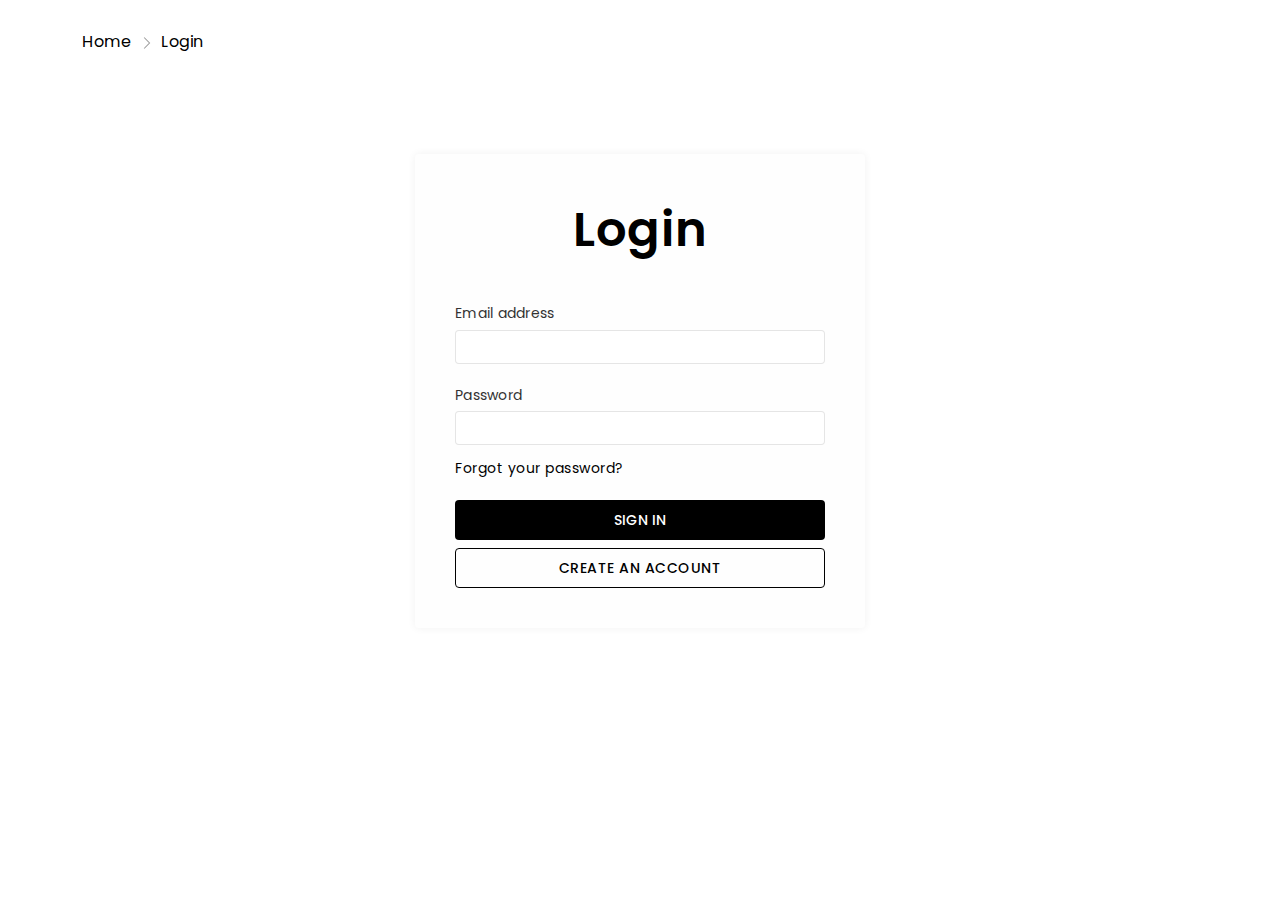
<file: login.html>
<!doctype html>
<html lang="en" class="no-js">

<head>
    <title>E-commerce</title>
    <!-- meta tags -->
    <meta charset="utf-8">
    <meta http-equiv="X-UA-Compatible" content="IE=edge">
    <meta name="viewport" content="width=device-width, initial-scale=1, shrink-to-fit=no">
    <meta name="description" content="meta description">
    <link rel="shortcut icon" href="assets/img/favicon.png" type="image/x-icon">
    <!-- fonts -->
    <link rel="preconnect" href="https://fonts.googleapis.com/">
    <link rel="preconnect" href="https://fonts.gstatic.com/" crossorigin>
    <link href="https://fonts.googleapis.com/css2?family=Poppins:wght@300;400;500;600;700&amp;display=swap"
        rel="stylesheet">
    <!-- all css -->
    <style>
        :root {
            --primary-color: #e91e63;
            --secondary-color: #F76B6A;
            --accent-color: #e91e63;

            --btn-primary-border-radius: 0.25rem;
            --btn-primary-color: #fff;
            --btn-primary-background-color: black;
            --btn-primary-border-color: black;
            --btn-primary-hover-color: #fff;
            --btn-primary-background-hover-color: #e91e63;
            --btn-primary-border-hover-color: #e91e63;
            --btn-primary-font-weight: 500;

            --btn-secondary-border-radius: 0.25rem;
            --btn-secondary-color: #000000;
            --btn-secondary-background-color: transparent;
            --btn-secondary-border-color: #000000;
            --btn-secondary-hover-color: #fff;
            --btn-secondary-background-hover-color: #e91e63;
            --btn-secondary-border-hover-color: #e91e63;
            --btn-secondary-font-weight: 500;

            --heading-color: #000;
            --heading-font-family: 'Poppins', sans-serif;
            --heading-font-weight: 700;

            --title-color: #000;
            --title-font-family: 'Poppins', sans-serif;
            --title-font-weight: 400;

            --body-color: #000;
            --body-background-color: #fff;
            --body-font-family: 'Poppins', sans-serif;
            --body-font-size: 14px;
            --body-font-weight: 400;

            --section-heading-color: #000;
            --section-heading-font-family: 'Poppins', sans-serif;
            --section-heading-font-size: 48px;
            --section-heading-font-weight: 600;

            --section-subheading-color: #000;
            --section-subheading-font-family: 'Poppins', sans-serif;
            --section-subheading-font-size: 16px;
            --section-subheading-font-weight: 400;
        }
    </style>

    <link rel="stylesheet" href="assets/css/vendor.css">
    <link rel="stylesheet" href="assets/css/style.css">
</head>

<body>
    <div class="body-wrapper">

        <!-- breadcrumb start -->
        <div class="breadcrumb">
            <div class="container">
                <ul class="list-unstyled d-flex align-items-center m-0">
                    <li><a href="index.html">Home</a></li>
                    <li>
                        <svg class="icon icon-breadcrumb" width="64" height="64" viewBox="0 0 64 64" fill="none"
                            xmlns="http://www.w3.org/2000/svg">
                            <g opacity="0.4">
                                <path
                                    d="M25.9375 8.5625L23.0625 11.4375L43.625 32L23.0625 52.5625L25.9375 55.4375L47.9375 33.4375L49.3125 32L47.9375 30.5625L25.9375 8.5625Z"
                                    fill="#000" />
                            </g>
                        </svg>
                    </li>
                    <li>Login</li>
                </ul>
            </div>
        </div>
        <!-- breadcrumb end -->

        <main id="MainContent" class="content-for-layout">
            <div class="login-page mt-100">
                <div class="container">
                    <form action="#" class="login-form common-form mx-auto">
                        <div class="section-header mb-3">
                            <h2 class="section-heading text-center">Login</h2>
                        </div>
                        <div class="row">
                            <div class="col-12">
                                <fieldset>
                                    <label class="label">Email address</label>
                                    <input type="email" />
                                </fieldset>
                            </div>
                            <div class="col-12">
                                <fieldset>
                                    <label class="label">Password</label>
                                    <input type="password" />
                                </fieldset>
                            </div>
                            <div class="col-12 mt-3">
                                <a href="#" class="text_14 d-block">Forgot your password?</a>
                                <button type="submit" class="btn-primary d-block mt-4 btn-signin">SIGN IN</button>
                                <a href="register.html" class="btn-secondary mt-2 btn-signin">CREATE AN ACCOUNT</a>
                            </div>
                        </div>
                    </form>
                </div>
            </div>            
        </main>
        
        
        <!-- scrollup start -->
        <button id="scrollup">
            <svg xmlns="http://www.w3.org/2000/svg" width="24" height="24" viewBox="0 0 24 24" fill="none" stroke="#fff" stroke-width="2" stroke-linecap="round" stroke-linejoin="round"><polyline points="18 15 12 9 6 15"></polyline></svg>  
        </button>
        <!-- scrollup end -->
        
        
        <!-- all js -->
        <script src="assets/js/vendor.js"></script>
        <script src="assets/js/main.js"></script>
    </div>
</body>
</html>
</file>
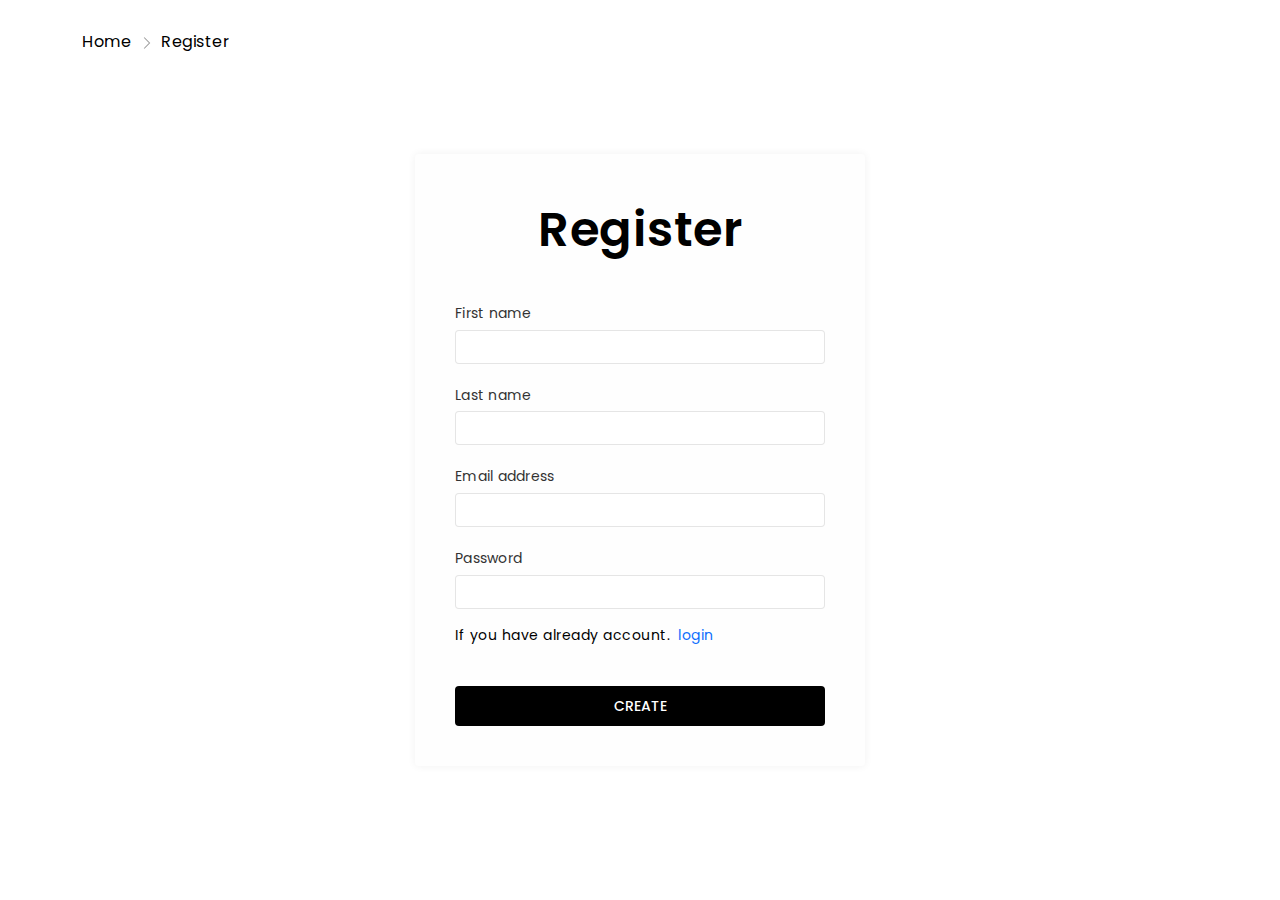
<file: register.html>
<!doctype html>
<html lang="en" class="no-js">
<head>
    <title>E-commerce</title>
    <!-- meta tags -->
    <meta charset="utf-8">
    <meta http-equiv="X-UA-Compatible" content="IE=edge">
    <meta name="viewport" content="width=device-width, initial-scale=1, shrink-to-fit=no">
    <meta name="description" content="meta description">
    <link rel="shortcut icon" href="assets/img/favicon.png" type="image/x-icon">
    <!-- fonts -->
    <link rel="preconnect" href="https://fonts.googleapis.com/">
    <link rel="preconnect" href="https://fonts.gstatic.com/" crossorigin>
    <link href="https://fonts.googleapis.com/css2?family=Poppins:wght@300;400;500;600;700&amp;display=swap"
        rel="stylesheet">
    <!-- all css -->
    <style>
        :root {
            --primary-color: #e91e63;
            --secondary-color: #F76B6A;
            --accent-color: #e91e63;

            --btn-primary-border-radius: 0.25rem;
            --btn-primary-color: #fff;
            --btn-primary-background-color: black;
            --btn-primary-border-color: black;
            --btn-primary-hover-color: #fff;
            --btn-primary-background-hover-color: #e91e63;
            --btn-primary-border-hover-color: #e91e63;
            --btn-primary-font-weight: 500;

            --btn-secondary-border-radius: 0.25rem;
            --btn-secondary-color: #000000;
            --btn-secondary-background-color: transparent;
            --btn-secondary-border-color: #000000;
            --btn-secondary-hover-color: #fff;
            --btn-secondary-background-hover-color: #e91e63;
            --btn-secondary-border-hover-color: #e91e63;
            --btn-secondary-font-weight: 500;

            --heading-color: #000;
            --heading-font-family: 'Poppins', sans-serif;
            --heading-font-weight: 700;

            --title-color: #000;
            --title-font-family: 'Poppins', sans-serif;
            --title-font-weight: 400;

            --body-color: #000;
            --body-background-color: #fff;
            --body-font-family: 'Poppins', sans-serif;
            --body-font-size: 14px;
            --body-font-weight: 400;

            --section-heading-color: #000;
            --section-heading-font-family: 'Poppins', sans-serif;
            --section-heading-font-size: 48px;
            --section-heading-font-weight: 600;

            --section-subheading-color: #000;
            --section-subheading-font-family: 'Poppins', sans-serif;
            --section-subheading-font-size: 16px;
            --section-subheading-font-weight: 400;
        }
    </style>

    <link rel="stylesheet" href="assets/css/vendor.css">
    <link rel="stylesheet" href="assets/css/style.css">
</head>

<body>
    <div class="body-wrapper">

        <!-- breadcrumb start -->
        <div class="breadcrumb">
            <div class="container">
                <ul class="list-unstyled d-flex align-items-center m-0">
                    <li><a href="index.html">Home</a></li>
                    <li>
                        <svg class="icon icon-breadcrumb" width="64" height="64" viewBox="0 0 64 64" fill="none"
                            xmlns="http://www.w3.org/2000/svg">
                            <g opacity="0.4">
                                <path
                                    d="M25.9375 8.5625L23.0625 11.4375L43.625 32L23.0625 52.5625L25.9375 55.4375L47.9375 33.4375L49.3125 32L47.9375 30.5625L25.9375 8.5625Z"
                                    fill="#000" />
                            </g>
                        </svg>
                    </li>
                    <li>Register</li>
                </ul>
            </div>
        </div>
        <!-- breadcrumb end -->

        <main id="MainContent" class="content-for-layout">
            <div class="login-page mt-100">
                <div class="container">
                    <form action="#" class="login-form common-form mx-auto">
                        <div class="section-header mb-3">
                            <h2 class="section-heading text-center">Register</h2>
                        </div>
                        <div class="row">
                            <div class="col-12">
                                <fieldset>
                                    <label class="label">First name</label>
                                    <input type="text" />
                                </fieldset>
                            </div>
                            <div class="col-12">
                                <fieldset>
                                    <label class="label">Last name</label>
                                    <input type="text" />
                                </fieldset>
                            </div>
                            <div class="col-12">
                                <fieldset>
                                    <label class="label">Email address</label>
                                    <input type="email" />
                                </fieldset>
                            </div>
                            <div class="col-12">
                                <fieldset>
                                    <label class="label">Password</label>
                                    <input type="password" />
                                </fieldset>
                            </div>
                            <div class="col-12 mt-3 d-flex">
                                <p>If you have already account.</p> 
                                <a href="login.html" class="ms-2"> login</a>
                            </div>

                            <div class="col-12 mt-2">
                                <button type="submit" class="btn-primary d-block mt-3 btn-signin">CREATE</button>
                            </div>
                        </div>
                    </form>
                </div>
            </div>            
        </main>
        
        
        <!-- scrollup start -->
        <button id="scrollup">
            <svg xmlns="http://www.w3.org/2000/svg" width="24" height="24" viewBox="0 0 24 24" fill="none" stroke="#fff" stroke-width="2" stroke-linecap="round" stroke-linejoin="round"><polyline points="18 15 12 9 6 15"></polyline></svg>  
        </button>
        <!-- scrollup end -->

        
        <!-- all js -->
        <script src="assets/js/vendor.js"></script>
        <script src="assets/js/main.js"></script>
    </div>
</body>


<!-- Mirrored from spreethemesprevious.github.io/bisum/html/register.html by HTTrack Website Copier/3.x [XR&CO'2014], Mon, 28 Aug 2023 10:17:51 GMT -->
</html>
</file>
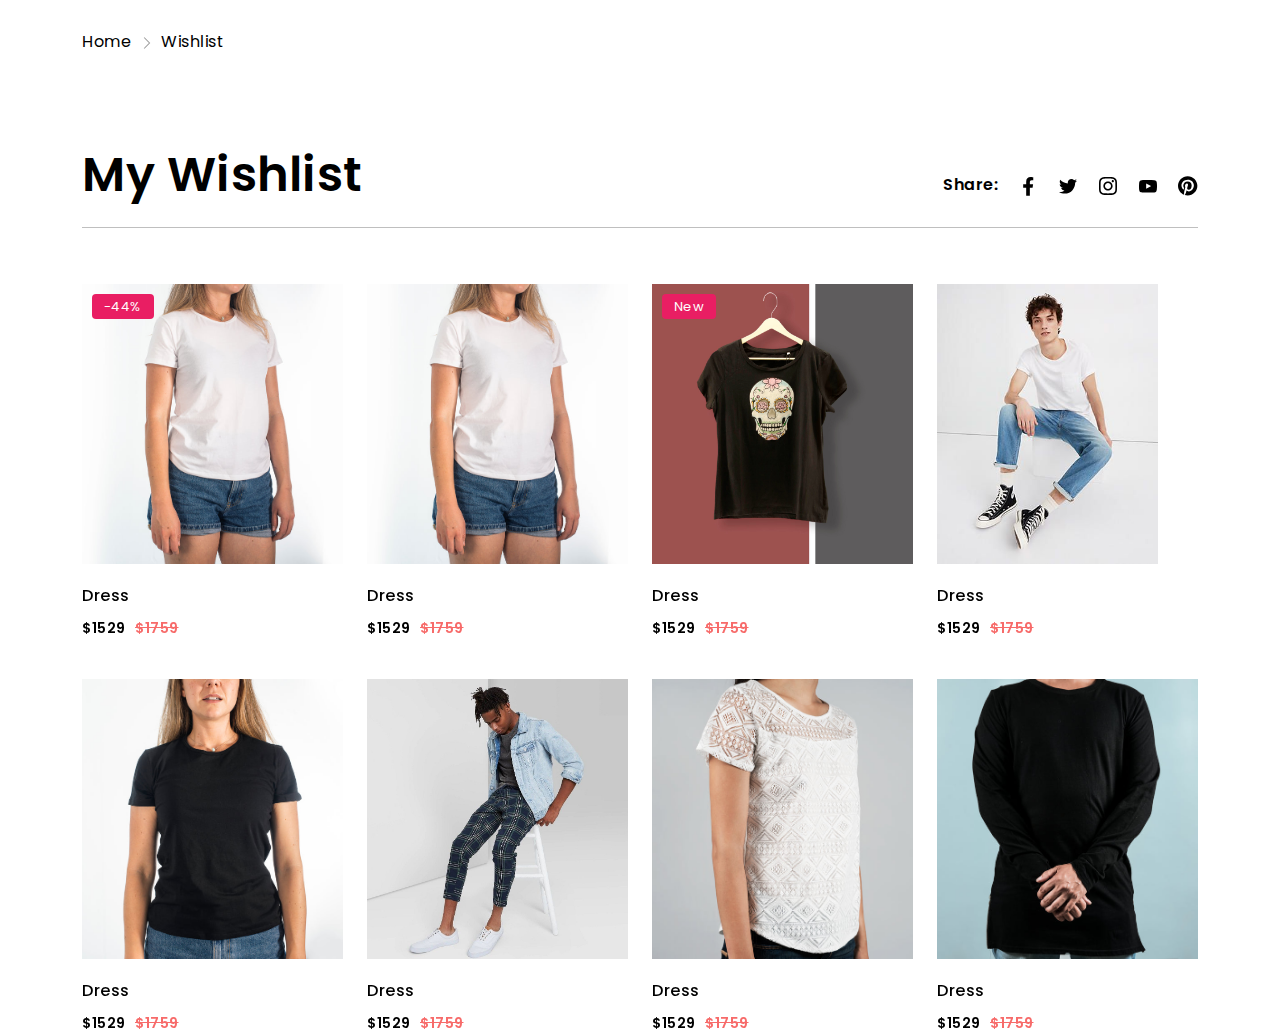
<file: wishlist.html>
<!doctype html>
<html lang="en" class="no-js">

<head>
    <title>E-commerce | Wishlist</title>
    <!-- meta tags -->
    <meta charset="utf-8">
    <meta http-equiv="X-UA-Compatible" content="IE=edge">
    <meta name="viewport" content="width=device-width, initial-scale=1, shrink-to-fit=no">
    <meta name="description" content="meta description">
    <link rel="icon" href="assets/img/icon.png" type="png">
    <!-- fonts -->
    <link rel="preconnect" href="https://fonts.googleapis.com/">
    <link rel="preconnect" href="https://fonts.gstatic.com/" crossorigin>
    <link href="https://fonts.googleapis.com/css2?family=Poppins:wght@300;400;500;600;700&amp;display=swap"
        rel="stylesheet">
    <!-- all css -->
    <style>
        :root {
            --primary-color: #e91e63;
            --secondary-color: #F76B6A;

            --btn-primary-border-radius: 0.25rem;
            --btn-primary-color: #fff;
            --btn-primary-background-color: #00234D;
            --btn-primary-border-color: #00234D;
            --btn-primary-hover-color: #fff;
            --btn-primary-background-hover-color: #00234D;
            --btn-primary-border-hover-color: #00234D;
            --btn-primary-font-weight: 500;

            --btn-secondary-border-radius: 0.25rem;
            --btn-secondary-color: #00234D;
            --btn-secondary-background-color: transparent;
            --btn-secondary-border-color: #00234D;
            --btn-secondary-hover-color: #fff;
            --btn-secondary-background-hover-color: #00234D;
            --btn-secondary-border-hover-color: #00234D;
            --btn-secondary-font-weight: 500;

            --heading-color: #000;
            --heading-font-family: 'Poppins', sans-serif;
            --heading-font-weight: 700;

            --title-color: #000;
            --title-font-family: 'Poppins', sans-serif;
            --title-font-weight: 400;

            --body-color: #000;
            --body-background-color: #fff;
            --body-font-family: 'Poppins', sans-serif;
            --body-font-size: 14px;
            --body-font-weight: 400;

            --section-heading-color: #000;
            --section-heading-font-family: 'Poppins', sans-serif;
            --section-heading-font-size: 48px;
            --section-heading-font-weight: 600;

            --section-subheading-color: #000;
            --section-subheading-font-family: 'Poppins', sans-serif;
            --section-subheading-font-size: 16px;
            --section-subheading-font-weight: 400;
        }
    </style>

    <link rel="stylesheet" href="assets/css/vendor.css">
    <link rel="stylesheet" href="assets/css/style.css">
</head>

<body>
    <div class="body-wrapper">
        <!-- breadcrumb start -->
        <div class="breadcrumb">
            <div class="container">
                <ul class="list-unstyled d-flex align-items-center m-0">
                    <li><a href="index.html">Home</a></li>
                    <li>
                        <svg class="icon icon-breadcrumb" width="64" height="64" viewBox="0 0 64 64" fill="none"
                            xmlns="http://www.w3.org/2000/svg">
                            <g opacity="0.4">
                                <path
                                    d="M25.9375 8.5625L23.0625 11.4375L43.625 32L23.0625 52.5625L25.9375 55.4375L47.9375 33.4375L49.3125 32L47.9375 30.5625L25.9375 8.5625Z"
                                    fill="#000" />
                            </g>
                        </svg>
                    </li>
                    <li>Wishlist</li>
                </ul>
            </div>
        </div>
        <!-- breadcrumb end -->

        <main id="MainContent" class="content-for-layout">
            <div class="wishlist-page mt-100">
                <div class="wishlist-page-inner">
                    <div class="container">
                        <div class="section-header d-flex align-items-center justify-content-between flex-wrap">
                            <h2 class="section-heading">My Wishlist</h2>
                            <div class="share-area mt-4 d-flex align-items-center">
                                <strong class="label mb-1 d-block">Share:</strong>
                                <ul class="list-unstyled share-list d-flex align-items-center mb-1 flex-wrap">
                                    <li class="share-item">
                                        <svg width="9" height="16" viewBox="0 0 9 16" fill="none"
                                            xmlns="http://www.w3.org/2000/svg">
                                            <path
                                                d="M8.17383 9.3125L8.58398 6.61719H5.97656V4.85938C5.97656 4.09766 6.32812 3.39453 7.5 3.39453H8.70117V1.08008C8.70117 1.08008 7.61719 0.875 6.5918 0.875C4.45312 0.875 3.04688 2.19336 3.04688 4.53711V6.61719H0.644531V9.3125H3.04688V15.875H5.97656V9.3125H8.17383Z"
                                                fill="black" />
                                        </svg>
                                    </li>
                                    <li class="share-item">
                                        <svg width="20" height="20" viewBox="0 0 20 20" fill="none"
                                            xmlns="http://www.w3.org/2000/svg">
                                            <path
                                                d="M17.1452 6.62529C17.1452 6.79391 17.1452 6.94848 17.1452 7.08899C17.1452 8.35363 16.9063 9.60422 16.4286 10.8407C15.9789 12.0492 15.3185 13.1593 14.4473 14.171C13.6042 15.1827 12.4941 16.0117 11.1171 16.6581C9.76815 17.2763 8.27869 17.5855 6.64871 17.5855C4.59719 17.5855 2.71429 17.0375 1 15.9415C1.28103 15.9696 1.57611 15.9836 1.88525 15.9836C3.59953 15.9836 5.13115 15.4637 6.48009 14.4239C5.66511 14.3958 4.93443 14.1429 4.28806 13.6651C3.66979 13.1874 3.24824 12.5831 3.02342 11.8525C3.24824 11.9087 3.47307 11.9368 3.69789 11.9368C4.03513 11.9368 4.35831 11.8806 4.66745 11.7681C3.82436 11.5995 3.12178 11.178 2.55972 10.5035C1.99766 9.82904 1.71663 9.05621 1.71663 8.18501C1.71663 8.15691 1.71663 8.14286 1.71663 8.14286C2.25059 8.42389 2.81265 8.57845 3.40281 8.60656C2.30679 7.84777 1.75878 6.82201 1.75878 5.52927C1.75878 4.8548 1.9274 4.23653 2.26464 3.67447C3.19204 4.79859 4.30211 5.69789 5.59485 6.37237C6.91569 7.04684 8.33489 7.42623 9.85246 7.51054C9.79625 7.22951 9.76815 6.94848 9.76815 6.66745C9.76815 5.65574 10.1194 4.79859 10.822 4.09602C11.5527 3.36534 12.4239 3 13.4356 3C14.5035 3 15.4028 3.37939 16.1335 4.13817C16.9766 3.96956 17.7635 3.67447 18.4941 3.25293C18.2131 4.12412 17.6651 4.79859 16.8501 5.27635C17.6089 5.19204 18.3255 5.00937 19 4.72834C18.4941 5.45902 17.8759 6.09133 17.1452 6.62529Z"
                                                fill="black" />
                                        </svg>
                                    </li>
                                    <li class="share-item">
                                        <svg width="20" height="20" viewBox="0 0 20 20" fill="none"
                                            xmlns="http://www.w3.org/2000/svg">
                                            <path
                                                d="M9.99998 2.62165C12.4031 2.62165 12.6877 2.6308 13.6367 2.6741C14.5142 2.71415 14.9908 2.86077 15.3079 2.98398C15.728 3.14725 16.0278 3.34231 16.3428 3.65723C16.6577 3.97215 16.8528 4.272 17.016 4.69206C17.1392 5.00923 17.2859 5.48577 17.3259 6.36323C17.3692 7.31228 17.3783 7.5969 17.3783 10C17.3783 12.4031 17.3692 12.6878 17.3259 13.6368C17.2859 14.5143 17.1392 14.9908 17.016 15.308C16.8528 15.728 16.6577 16.0279 16.3428 16.3428C16.0278 16.6577 15.728 16.8528 15.3079 17.016C14.9908 17.1393 14.5142 17.2859 13.6367 17.3259C12.6879 17.3692 12.4032 17.3784 9.99998 17.3784C7.59672 17.3784 7.3121 17.3692 6.36323 17.3259C5.48574 17.2859 5.00919 17.1393 4.69206 17.016C4.27196 16.8528 3.97212 16.6577 3.6572 16.3428C3.34227 16.0279 3.14721 15.728 2.98398 15.308C2.86073 14.9908 2.71411 14.5143 2.67406 13.6368C2.63076 12.6878 2.62162 12.4031 2.62162 10C2.62162 7.5969 2.63076 7.31228 2.67406 6.36326C2.71411 5.48577 2.86073 5.00923 2.98398 4.69206C3.14721 4.272 3.34227 3.97215 3.6572 3.65723C3.97212 3.34231 4.27196 3.14725 4.69206 2.98398C5.00919 2.86077 5.48574 2.71415 6.36319 2.6741C7.31224 2.6308 7.59687 2.62165 9.99998 2.62165ZM9.99998 1C7.55571 1 7.24926 1.01036 6.28931 1.05416C5.33133 1.09789 4.67712 1.25001 4.10462 1.47251C3.51279 1.70251 3.01088 2.01025 2.51055 2.51058C2.01021 3.01092 1.70247 3.51283 1.47247 4.10466C1.24997 4.67716 1.09785 5.33137 1.05412 6.28935C1.01032 7.24926 1 7.55575 1 10C1 12.4443 1.01032 12.7508 1.05412 13.7107C1.09785 14.6687 1.24997 15.3229 1.47247 15.8954C1.70247 16.4872 2.01021 16.9891 2.51055 17.4895C3.01088 17.9898 3.51279 18.2975 4.10462 18.5275C4.67712 18.75 5.33133 18.9021 6.28931 18.9459C7.24926 18.9897 7.55571 19 9.99998 19C12.4443 19 12.7507 18.9897 13.7107 18.9459C14.6686 18.9021 15.3228 18.75 15.8953 18.5275C16.4872 18.2975 16.9891 17.9898 17.4894 17.4895C17.9898 16.9891 18.2975 16.4872 18.5275 15.8954C18.75 15.3229 18.9021 14.6687 18.9458 13.7107C18.9896 12.7508 19 12.4443 19 10C19 7.55575 18.9896 7.24926 18.9458 6.28935C18.9021 5.33137 18.75 4.67716 18.5275 4.10466C18.2975 3.51283 17.9898 3.01092 17.4894 2.51058C16.9891 2.01025 16.4872 1.70251 15.8953 1.47251C15.3228 1.25001 14.6686 1.09789 13.7107 1.05416C12.7507 1.01036 12.4443 1 9.99998 1ZM9.99998 5.37838C7.44753 5.37838 5.37835 7.44757 5.37835 10C5.37835 12.5525 7.44753 14.6217 9.99998 14.6217C12.5524 14.6217 14.6216 12.5525 14.6216 10C14.6216 7.44757 12.5524 5.37838 9.99998 5.37838ZM9.99998 13C8.34314 13 6.99996 11.6569 6.99996 10C6.99996 8.34317 8.34314 7 9.99998 7C11.6568 7 13 8.34317 13 10C13 11.6569 11.6568 13 9.99998 13ZM15.8842 5.19579C15.8842 5.79226 15.4007 6.27581 14.8042 6.27581C14.2077 6.27581 13.7242 5.79226 13.7242 5.19579C13.7242 4.59931 14.2077 4.1158 14.8042 4.1158C15.4007 4.1158 15.8842 4.59931 15.8842 5.19579Z"
                                                fill="black" />
                                        </svg>
                                    </li>
                                    <li class="share-item">
                                        <svg width="20" height="20" viewBox="0 0 20 20" fill="none"
                                            xmlns="http://www.w3.org/2000/svg">
                                            <path
                                                d="M18.7892 6.69789C18.9297 7.6815 19 8.65105 19 9.60656V10.9555L18.7892 13.8642C18.6768 14.6792 18.4379 15.2693 18.0726 15.6347C17.6792 16.0281 17.089 16.281 16.3021 16.3934C15.5433 16.4496 14.63 16.4918 13.5621 16.5199C12.5222 16.548 11.6651 16.5621 10.9906 16.5621H9.97892C6.85948 16.534 4.82201 16.4778 3.86651 16.3934C3.86651 16.3934 3.7541 16.3794 3.52927 16.3513C3.30445 16.3232 3.12178 16.2951 2.98126 16.267C2.84075 16.2389 2.65808 16.1686 2.43326 16.0562C2.23653 15.9438 2.05386 15.8033 1.88525 15.6347C1.74473 15.466 1.60422 15.2412 1.4637 14.9602C1.35129 14.6511 1.28103 14.3841 1.25293 14.1593L1.16862 13.8642C1.05621 12.8806 1 11.911 1 10.9555V9.60656L1.16862 6.69789C1.28103 5.8829 1.51991 5.29274 1.88525 4.9274C2.27869 4.50585 2.8829 4.25293 3.69789 4.16862C4.45667 4.11241 5.35597 4.07026 6.39578 4.04215C7.4356 4.01405 8.29274 4 8.96721 4H9.97892C12.5082 4 14.6159 4.05621 16.3021 4.16862C17.089 4.25293 17.6792 4.50585 18.0726 4.9274C18.185 5.03981 18.2834 5.18033 18.3677 5.34895C18.452 5.48946 18.5222 5.64403 18.5785 5.81265C18.6347 5.95316 18.6768 6.09368 18.7049 6.23419C18.733 6.37471 18.7611 6.48712 18.7892 6.57143V6.69789ZM12.4239 10.4075L13.0141 10.1124L8.16628 7.58314V12.6417L12.4239 10.4075Z"
                                                fill="black" />
                                        </svg>
                                    </li>
                                    <li class="share-item">
                                        <svg width="15" height="15" viewBox="0 0 15 15" fill="none"
                                            xmlns="http://www.w3.org/2000/svg">
                                            <path
                                                d="M14.5312 7.375C14.5312 3.36133 11.2793 0.109375 7.26562 0.109375C3.25195 0.109375 0 3.36133 0 7.375C0 10.4805 1.9043 13.0879 4.59961 14.1426C4.54102 13.5859 4.48242 12.707 4.62891 12.0625C4.77539 11.5059 5.47852 8.45898 5.47852 8.45898C5.47852 8.45898 5.27344 8.01953 5.27344 7.375C5.27344 6.37891 5.85938 5.61719 6.5918 5.61719C7.20703 5.61719 7.5 6.08594 7.5 6.64258C7.5 7.25781 7.08984 8.19531 6.88477 9.07422C6.73828 9.77734 7.26562 10.3633 7.96875 10.3633C9.25781 10.3633 10.2539 9.01562 10.2539 7.05273C10.2539 5.29492 8.99414 4.09375 7.23633 4.09375C5.15625 4.09375 3.95508 5.64648 3.95508 7.22852C3.95508 7.87305 4.18945 8.54688 4.48242 8.89844C4.54102 8.95703 4.54102 9.04492 4.54102 9.10352C4.48242 9.33789 4.33594 9.83594 4.33594 9.92383C4.30664 10.0703 4.21875 10.0996 4.07227 10.041C3.16406 9.60156 2.60742 8.2832 2.60742 7.19922C2.60742 4.91406 4.27734 2.80469 7.41211 2.80469C9.93164 2.80469 11.8945 4.62109 11.8945 7.02344C11.8945 9.51367 10.3125 11.5352 8.11523 11.5352C7.38281 11.5352 6.67969 11.1543 6.44531 10.6855C6.44531 10.6855 6.09375 12.0918 6.00586 12.4141C5.83008 13.0586 5.39062 13.8496 5.09766 14.3184C5.77148 14.5527 6.50391 14.6406 7.26562 14.6406C11.2793 14.6406 14.5312 11.3887 14.5312 7.375Z"
                                                fill="black" />
                                        </svg>
                                    </li>
                                </ul>
                            </div>
                        </div>
                        <hr>
                        <div class="row">
                            <div class="col-lg-3 col-md-6 col-6" data-aos="fade-up" data-aos-duration="700">
                                <div class="product-card">
                                    <div class="product-card-img">
                                        <a class="hover-switch" href="collection-left-sidebar.html">
                                            <img class="secondary-img" src="assets/img/products/shirts/shirt1.jpg"
                                                alt="product-img">
                                            <img class="primary-img" src="assets/img/products/shirts/shirt1.jpg"
                                                alt="product-img">
                                        </a>

                                        <div class="product-badge">
                                            <span class="badge-label badge-percentage rounded">-44%</span>
                                        </div>

                                        <div class="product-card-action product-card-action-2 justify-content-center">
                                            <a href="#quickview-modal" class="action-card action-quickview"
                                                data-bs-toggle="modal">
                                                <svg width="26" height="26" viewBox="0 0 26 26" fill="none"
                                                    xmlns="http://www.w3.org/2000/svg">
                                                    <path
                                                        d="M10 0C15.5117 0 20 4.48828 20 10C20 12.3945 19.1602 14.5898 17.75 16.3125L25.7188 24.2812L24.2812 25.7188L16.3125 17.75C14.5898 19.1602 12.3945 20 10 20C4.48828 20 0 15.5117 0 10C0 4.48828 4.48828 0 10 0ZM10 2C5.57031 2 2 5.57031 2 10C2 14.4297 5.57031 18 10 18C14.4297 18 18 14.4297 18 10C18 5.57031 14.4297 2 10 2ZM11 6V9H14V11H11V14H9V11H6V9H9V6H11Z"
                                                        fill="#00234D" />
                                                </svg>
                                            </a>

                                            <a href="#" class="action-card action-wishlist">
                                                <svg class="icon icon-wishlist" width="26" height="22"
                                                    viewBox="0 0 26 22" fill="none" xmlns="http://www.w3.org/2000/svg">
                                                    <path
                                                        d="M6.96429 0.000183105C3.12305 0.000183105 0 3.10686 0 6.84843C0 8.15388 0.602121 9.28455 1.16071 10.1014C1.71931 10.9181 2.29241 11.4425 2.29241 11.4425L12.3326 21.3439L13 22.0002L13.6674 21.3439L23.7076 11.4425C23.7076 11.4425 26 9.45576 26 6.84843C26 3.10686 22.877 0.000183105 19.0357 0.000183105C15.8474 0.000183105 13.7944 1.88702 13 2.68241C12.2056 1.88702 10.1526 0.000183105 6.96429 0.000183105ZM6.96429 1.82638C9.73912 1.82638 12.3036 4.48008 12.3036 4.48008L13 5.25051L13.6964 4.48008C13.6964 4.48008 16.2609 1.82638 19.0357 1.82638C21.8613 1.82638 24.1429 4.10557 24.1429 6.84843C24.1429 8.25732 22.4018 10.1584 22.4018 10.1584L13 19.4036L3.59821 10.1584C3.59821 10.1584 3.14844 9.73397 2.69866 9.07411C2.24888 8.41426 1.85714 7.55466 1.85714 6.84843C1.85714 4.10557 4.13867 1.82638 6.96429 1.82638Z"
                                                        fill="#00234D" />
                                                </svg>
                                            </a>

                                            <a href="#" class="action-card action-addtocart">
                                                <svg class="icon icon-cart" width="24" height="26" viewBox="0 0 24 26"
                                                    fill="none" xmlns="http://www.w3.org/2000/svg">
                                                    <path
                                                        d="M12 0.000183105C9.25391 0.000183105 7 2.25409 7 5.00018V6.00018H2.0625L2 6.93768L1 24.9377L0.9375 26.0002H23.0625L23 24.9377L22 6.93768L21.9375 6.00018H17V5.00018C17 2.25409 14.7461 0.000183105 12 0.000183105ZM12 2.00018C13.6562 2.00018 15 3.34393 15 5.00018V6.00018H9V5.00018C9 3.34393 10.3438 2.00018 12 2.00018ZM3.9375 8.00018H7V11.0002H9V8.00018H15V11.0002H17V8.00018H20.0625L20.9375 24.0002H3.0625L3.9375 8.00018Z"
                                                        fill="#00234D" />
                                                </svg>
                                            </a>
                                        </div>
                                    </div>
                                    <div class="product-card-details">
                                        <h3 class="product-card-title">
                                            <a href="collection-left-sidebar.html">Dress</a>
                                        </h3>
                                        <div class="product-card-price">
                                            <span class="card-price-regular">$1529</span>
                                            <span class="card-price-compare text-decoration-line-through">$1759</span>
                                        </div>
                                    </div>
                                </div>
                            </div>
                            <div class="col-lg-3 col-md-6 col-6" data-aos="fade-up" data-aos-duration="700">
                                <div class="product-card">
                                    <div class="product-card-img">
                                        <a class="hover-switch" href="collection-left-sidebar.html">
                                            <img class="secondary-img" src="assets/img/products/shirts/shirt1.jpg"
                                                alt="product-img">
                                            <img class="primary-img" src="assets/img/products/shirts/shirt1.jpg"
                                                alt="product-img">
                                        </a>

                                        <div class="product-card-action product-card-action-2 justify-content-center">
                                            <a href="#quickview-modal" class="action-card action-quickview"
                                                data-bs-toggle="modal">
                                                <svg width="26" height="26" viewBox="0 0 26 26" fill="none"
                                                    xmlns="http://www.w3.org/2000/svg">
                                                    <path
                                                        d="M10 0C15.5117 0 20 4.48828 20 10C20 12.3945 19.1602 14.5898 17.75 16.3125L25.7188 24.2812L24.2812 25.7188L16.3125 17.75C14.5898 19.1602 12.3945 20 10 20C4.48828 20 0 15.5117 0 10C0 4.48828 4.48828 0 10 0ZM10 2C5.57031 2 2 5.57031 2 10C2 14.4297 5.57031 18 10 18C14.4297 18 18 14.4297 18 10C18 5.57031 14.4297 2 10 2ZM11 6V9H14V11H11V14H9V11H6V9H9V6H11Z"
                                                        fill="#00234D" />
                                                </svg>
                                            </a>

                                            <a href="#" class="action-card action-wishlist">
                                                <svg class="icon icon-wishlist" width="26" height="22"
                                                    viewBox="0 0 26 22" fill="none" xmlns="http://www.w3.org/2000/svg">
                                                    <path
                                                        d="M6.96429 0.000183105C3.12305 0.000183105 0 3.10686 0 6.84843C0 8.15388 0.602121 9.28455 1.16071 10.1014C1.71931 10.9181 2.29241 11.4425 2.29241 11.4425L12.3326 21.3439L13 22.0002L13.6674 21.3439L23.7076 11.4425C23.7076 11.4425 26 9.45576 26 6.84843C26 3.10686 22.877 0.000183105 19.0357 0.000183105C15.8474 0.000183105 13.7944 1.88702 13 2.68241C12.2056 1.88702 10.1526 0.000183105 6.96429 0.000183105ZM6.96429 1.82638C9.73912 1.82638 12.3036 4.48008 12.3036 4.48008L13 5.25051L13.6964 4.48008C13.6964 4.48008 16.2609 1.82638 19.0357 1.82638C21.8613 1.82638 24.1429 4.10557 24.1429 6.84843C24.1429 8.25732 22.4018 10.1584 22.4018 10.1584L13 19.4036L3.59821 10.1584C3.59821 10.1584 3.14844 9.73397 2.69866 9.07411C2.24888 8.41426 1.85714 7.55466 1.85714 6.84843C1.85714 4.10557 4.13867 1.82638 6.96429 1.82638Z"
                                                        fill="#00234D" />
                                                </svg>
                                            </a>

                                            <a href="#" class="action-card action-addtocart">
                                                <svg class="icon icon-cart" width="24" height="26" viewBox="0 0 24 26"
                                                    fill="none" xmlns="http://www.w3.org/2000/svg">
                                                    <path
                                                        d="M12 0.000183105C9.25391 0.000183105 7 2.25409 7 5.00018V6.00018H2.0625L2 6.93768L1 24.9377L0.9375 26.0002H23.0625L23 24.9377L22 6.93768L21.9375 6.00018H17V5.00018C17 2.25409 14.7461 0.000183105 12 0.000183105ZM12 2.00018C13.6562 2.00018 15 3.34393 15 5.00018V6.00018H9V5.00018C9 3.34393 10.3438 2.00018 12 2.00018ZM3.9375 8.00018H7V11.0002H9V8.00018H15V11.0002H17V8.00018H20.0625L20.9375 24.0002H3.0625L3.9375 8.00018Z"
                                                        fill="#00234D" />
                                                </svg>
                                            </a>
                                        </div>
                                    </div>
                                    <div class="product-card-details">
                                        <h3 class="product-card-title">
                                            <a href="collection-left-sidebar.html">Dress</a>
                                        </h3>
                                        <div class="product-card-price">
                                            <span class="card-price-regular">$1529</span>
                                            <span class="card-price-compare text-decoration-line-through">$1759</span>
                                        </div>
                                    </div>
                                </div>
                            </div>
                            <div class="col-lg-3 col-md-6 col-6" data-aos="fade-up" data-aos-duration="700">
                                <div class="product-card">
                                    <div class="product-card-img">
                                        <a class="hover-switch" href="collection-left-sidebar.html">
                                            <img class="secondary-img" src="assets/img/products/shirts/shirt2.jpg"
                                                alt="product-img">
                                            <img class="primary-img" src="assets/img/products/shirts/shirt2.jpg"
                                                alt="product-img">
                                        </a>

                                        <div class="product-badge">
                                            <span class="badge-label badge-new rounded">New</span>
                                        </div>

                                        <div class="product-card-action product-card-action-2 justify-content-center">
                                            <a href="#quickview-modal" class="action-card action-quickview"
                                                data-bs-toggle="modal">
                                                <svg width="26" height="26" viewBox="0 0 26 26" fill="none"
                                                    xmlns="http://www.w3.org/2000/svg">
                                                    <path
                                                        d="M10 0C15.5117 0 20 4.48828 20 10C20 12.3945 19.1602 14.5898 17.75 16.3125L25.7188 24.2812L24.2812 25.7188L16.3125 17.75C14.5898 19.1602 12.3945 20 10 20C4.48828 20 0 15.5117 0 10C0 4.48828 4.48828 0 10 0ZM10 2C5.57031 2 2 5.57031 2 10C2 14.4297 5.57031 18 10 18C14.4297 18 18 14.4297 18 10C18 5.57031 14.4297 2 10 2ZM11 6V9H14V11H11V14H9V11H6V9H9V6H11Z"
                                                        fill="#00234D" />
                                                </svg>
                                            </a>

                                            <a href="#" class="action-card action-wishlist">
                                                <svg class="icon icon-wishlist" width="26" height="22"
                                                    viewBox="0 0 26 22" fill="none" xmlns="http://www.w3.org/2000/svg">
                                                    <path
                                                        d="M6.96429 0.000183105C3.12305 0.000183105 0 3.10686 0 6.84843C0 8.15388 0.602121 9.28455 1.16071 10.1014C1.71931 10.9181 2.29241 11.4425 2.29241 11.4425L12.3326 21.3439L13 22.0002L13.6674 21.3439L23.7076 11.4425C23.7076 11.4425 26 9.45576 26 6.84843C26 3.10686 22.877 0.000183105 19.0357 0.000183105C15.8474 0.000183105 13.7944 1.88702 13 2.68241C12.2056 1.88702 10.1526 0.000183105 6.96429 0.000183105ZM6.96429 1.82638C9.73912 1.82638 12.3036 4.48008 12.3036 4.48008L13 5.25051L13.6964 4.48008C13.6964 4.48008 16.2609 1.82638 19.0357 1.82638C21.8613 1.82638 24.1429 4.10557 24.1429 6.84843C24.1429 8.25732 22.4018 10.1584 22.4018 10.1584L13 19.4036L3.59821 10.1584C3.59821 10.1584 3.14844 9.73397 2.69866 9.07411C2.24888 8.41426 1.85714 7.55466 1.85714 6.84843C1.85714 4.10557 4.13867 1.82638 6.96429 1.82638Z"
                                                        fill="#00234D" />
                                                </svg>
                                            </a>

                                            <a href="#" class="action-card action-addtocart">
                                                <svg class="icon icon-cart" width="24" height="26" viewBox="0 0 24 26"
                                                    fill="none" xmlns="http://www.w3.org/2000/svg">
                                                    <path
                                                        d="M12 0.000183105C9.25391 0.000183105 7 2.25409 7 5.00018V6.00018H2.0625L2 6.93768L1 24.9377L0.9375 26.0002H23.0625L23 24.9377L22 6.93768L21.9375 6.00018H17V5.00018C17 2.25409 14.7461 0.000183105 12 0.000183105ZM12 2.00018C13.6562 2.00018 15 3.34393 15 5.00018V6.00018H9V5.00018C9 3.34393 10.3438 2.00018 12 2.00018ZM3.9375 8.00018H7V11.0002H9V8.00018H15V11.0002H17V8.00018H20.0625L20.9375 24.0002H3.0625L3.9375 8.00018Z"
                                                        fill="#00234D" />
                                                </svg>
                                            </a>
                                        </div>
                                    </div>
                                    <div class="product-card-details">
                                        <h3 class="product-card-title">
                                            <a href="collection-left-sidebar.html">Dress</a>
                                        </h3>
                                        <div class="product-card-price">
                                            <span class="card-price-regular">$1529</span>
                                            <span class="card-price-compare text-decoration-line-through">$1759</span>
                                        </div>
                                    </div>
                                </div>
                            </div>
                            <div class="col-lg-3 col-md-6 col-6" data-aos="fade-up" data-aos-duration="700">
                                <div class="product-card">
                                    <div class="product-card-img">
                                        <a class="hover-switch" href="collection-left-sidebar.html">
                                            <img class="secondary-img" src="assets/img/products/shirts/shirt3.jpg"
                                                alt="product-img">
                                            <img class="primary-img" src="assets/img/products/shirts/shirt3.jpg"
                                                alt="product-img">
                                        </a>

                                        <div class="product-card-action product-card-action-2 justify-content-center">
                                            <a href="#quickview-modal" class="action-card action-quickview"
                                                data-bs-toggle="modal">
                                                <svg width="26" height="26" viewBox="0 0 26 26" fill="none"
                                                    xmlns="http://www.w3.org/2000/svg">
                                                    <path
                                                        d="M10 0C15.5117 0 20 4.48828 20 10C20 12.3945 19.1602 14.5898 17.75 16.3125L25.7188 24.2812L24.2812 25.7188L16.3125 17.75C14.5898 19.1602 12.3945 20 10 20C4.48828 20 0 15.5117 0 10C0 4.48828 4.48828 0 10 0ZM10 2C5.57031 2 2 5.57031 2 10C2 14.4297 5.57031 18 10 18C14.4297 18 18 14.4297 18 10C18 5.57031 14.4297 2 10 2ZM11 6V9H14V11H11V14H9V11H6V9H9V6H11Z"
                                                        fill="#00234D" />
                                                </svg>
                                            </a>

                                            <a href="#" class="action-card action-wishlist">
                                                <svg class="icon icon-wishlist" width="26" height="22"
                                                    viewBox="0 0 26 22" fill="none" xmlns="http://www.w3.org/2000/svg">
                                                    <path
                                                        d="M6.96429 0.000183105C3.12305 0.000183105 0 3.10686 0 6.84843C0 8.15388 0.602121 9.28455 1.16071 10.1014C1.71931 10.9181 2.29241 11.4425 2.29241 11.4425L12.3326 21.3439L13 22.0002L13.6674 21.3439L23.7076 11.4425C23.7076 11.4425 26 9.45576 26 6.84843C26 3.10686 22.877 0.000183105 19.0357 0.000183105C15.8474 0.000183105 13.7944 1.88702 13 2.68241C12.2056 1.88702 10.1526 0.000183105 6.96429 0.000183105ZM6.96429 1.82638C9.73912 1.82638 12.3036 4.48008 12.3036 4.48008L13 5.25051L13.6964 4.48008C13.6964 4.48008 16.2609 1.82638 19.0357 1.82638C21.8613 1.82638 24.1429 4.10557 24.1429 6.84843C24.1429 8.25732 22.4018 10.1584 22.4018 10.1584L13 19.4036L3.59821 10.1584C3.59821 10.1584 3.14844 9.73397 2.69866 9.07411C2.24888 8.41426 1.85714 7.55466 1.85714 6.84843C1.85714 4.10557 4.13867 1.82638 6.96429 1.82638Z"
                                                        fill="#00234D" />
                                                </svg>
                                            </a>

                                            <a href="#" class="action-card action-addtocart">
                                                <svg class="icon icon-cart" width="24" height="26" viewBox="0 0 24 26"
                                                    fill="none" xmlns="http://www.w3.org/2000/svg">
                                                    <path
                                                        d="M12 0.000183105C9.25391 0.000183105 7 2.25409 7 5.00018V6.00018H2.0625L2 6.93768L1 24.9377L0.9375 26.0002H23.0625L23 24.9377L22 6.93768L21.9375 6.00018H17V5.00018C17 2.25409 14.7461 0.000183105 12 0.000183105ZM12 2.00018C13.6562 2.00018 15 3.34393 15 5.00018V6.00018H9V5.00018C9 3.34393 10.3438 2.00018 12 2.00018ZM3.9375 8.00018H7V11.0002H9V8.00018H15V11.0002H17V8.00018H20.0625L20.9375 24.0002H3.0625L3.9375 8.00018Z"
                                                        fill="#00234D" />
                                                </svg>
                                            </a>
                                        </div>
                                    </div>
                                    <div class="product-card-details">
                                        <h3 class="product-card-title">
                                            <a href="collection-left-sidebar.html">Dress</a>
                                        </h3>
                                        <div class="product-card-price">
                                            <span class="card-price-regular">$1529</span>
                                            <span class="card-price-compare text-decoration-line-through">$1759</span>
                                        </div>
                                    </div>
                                </div>
                            </div>
                            <div class="col-lg-3 col-md-6 col-6" data-aos="fade-up" data-aos-duration="700">
                                <div class="product-card">
                                    <div class="product-card-img">
                                        <a class="hover-switch" href="collection-left-sidebar.html">
                                            <img class="secondary-img" src="assets/img/products/shirts/shirt4.jpg"
                                                alt="product-img">
                                            <img class="primary-img" src="assets/img/products/shirts/shirt4.jpg"
                                                alt="product-img">
                                        </a>

                                        <div class="product-card-action product-card-action-2 justify-content-center">
                                            <a href="#quickview-modal" class="action-card action-quickview"
                                                data-bs-toggle="modal">
                                                <svg width="26" height="26" viewBox="0 0 26 26" fill="none"
                                                    xmlns="http://www.w3.org/2000/svg">
                                                    <path
                                                        d="M10 0C15.5117 0 20 4.48828 20 10C20 12.3945 19.1602 14.5898 17.75 16.3125L25.7188 24.2812L24.2812 25.7188L16.3125 17.75C14.5898 19.1602 12.3945 20 10 20C4.48828 20 0 15.5117 0 10C0 4.48828 4.48828 0 10 0ZM10 2C5.57031 2 2 5.57031 2 10C2 14.4297 5.57031 18 10 18C14.4297 18 18 14.4297 18 10C18 5.57031 14.4297 2 10 2ZM11 6V9H14V11H11V14H9V11H6V9H9V6H11Z"
                                                        fill="#00234D" />
                                                </svg>
                                            </a>

                                            <a href="#" class="action-card action-wishlist">
                                                <svg class="icon icon-wishlist" width="26" height="22"
                                                    viewBox="0 0 26 22" fill="none" xmlns="http://www.w3.org/2000/svg">
                                                    <path
                                                        d="M6.96429 0.000183105C3.12305 0.000183105 0 3.10686 0 6.84843C0 8.15388 0.602121 9.28455 1.16071 10.1014C1.71931 10.9181 2.29241 11.4425 2.29241 11.4425L12.3326 21.3439L13 22.0002L13.6674 21.3439L23.7076 11.4425C23.7076 11.4425 26 9.45576 26 6.84843C26 3.10686 22.877 0.000183105 19.0357 0.000183105C15.8474 0.000183105 13.7944 1.88702 13 2.68241C12.2056 1.88702 10.1526 0.000183105 6.96429 0.000183105ZM6.96429 1.82638C9.73912 1.82638 12.3036 4.48008 12.3036 4.48008L13 5.25051L13.6964 4.48008C13.6964 4.48008 16.2609 1.82638 19.0357 1.82638C21.8613 1.82638 24.1429 4.10557 24.1429 6.84843C24.1429 8.25732 22.4018 10.1584 22.4018 10.1584L13 19.4036L3.59821 10.1584C3.59821 10.1584 3.14844 9.73397 2.69866 9.07411C2.24888 8.41426 1.85714 7.55466 1.85714 6.84843C1.85714 4.10557 4.13867 1.82638 6.96429 1.82638Z"
                                                        fill="#00234D" />
                                                </svg>
                                            </a>

                                            <a href="#" class="action-card action-addtocart">
                                                <svg class="icon icon-cart" width="24" height="26" viewBox="0 0 24 26"
                                                    fill="none" xmlns="http://www.w3.org/2000/svg">
                                                    <path
                                                        d="M12 0.000183105C9.25391 0.000183105 7 2.25409 7 5.00018V6.00018H2.0625L2 6.93768L1 24.9377L0.9375 26.0002H23.0625L23 24.9377L22 6.93768L21.9375 6.00018H17V5.00018C17 2.25409 14.7461 0.000183105 12 0.000183105ZM12 2.00018C13.6562 2.00018 15 3.34393 15 5.00018V6.00018H9V5.00018C9 3.34393 10.3438 2.00018 12 2.00018ZM3.9375 8.00018H7V11.0002H9V8.00018H15V11.0002H17V8.00018H20.0625L20.9375 24.0002H3.0625L3.9375 8.00018Z"
                                                        fill="#00234D" />
                                                </svg>
                                            </a>
                                        </div>
                                    </div>
                                    <div class="product-card-details">
                                        <h3 class="product-card-title">
                                            <a href="collection-left-sidebar.html">Dress</a>
                                        </h3>
                                        <div class="product-card-price">
                                            <span class="card-price-regular">$1529</span>
                                            <span class="card-price-compare text-decoration-line-through">$1759</span>
                                        </div>
                                    </div>
                                </div>
                            </div>
                            <div class="col-lg-3 col-md-6 col-6" data-aos="fade-up" data-aos-duration="700">
                                <div class="product-card">
                                    <div class="product-card-img">
                                        <a class="hover-switch" href="collection-left-sidebar.html">
                                            <img class="secondary-img" src="assets/img/products/shirts/shirt5.jpg"
                                                alt="product-img">
                                            <img class="primary-img" src="assets/img/products/shirts/shirt5.jpg"
                                                alt="product-img">
                                        </a>

                                        <div class="product-card-action product-card-action-2 justify-content-center">
                                            <a href="#quickview-modal" class="action-card action-quickview"
                                                data-bs-toggle="modal">
                                                <svg width="26" height="26" viewBox="0 0 26 26" fill="none"
                                                    xmlns="http://www.w3.org/2000/svg">
                                                    <path
                                                        d="M10 0C15.5117 0 20 4.48828 20 10C20 12.3945 19.1602 14.5898 17.75 16.3125L25.7188 24.2812L24.2812 25.7188L16.3125 17.75C14.5898 19.1602 12.3945 20 10 20C4.48828 20 0 15.5117 0 10C0 4.48828 4.48828 0 10 0ZM10 2C5.57031 2 2 5.57031 2 10C2 14.4297 5.57031 18 10 18C14.4297 18 18 14.4297 18 10C18 5.57031 14.4297 2 10 2ZM11 6V9H14V11H11V14H9V11H6V9H9V6H11Z"
                                                        fill="#00234D" />
                                                </svg>
                                            </a>

                                            <a href="#" class="action-card action-wishlist">
                                                <svg class="icon icon-wishlist" width="26" height="22"
                                                    viewBox="0 0 26 22" fill="none" xmlns="http://www.w3.org/2000/svg">
                                                    <path
                                                        d="M6.96429 0.000183105C3.12305 0.000183105 0 3.10686 0 6.84843C0 8.15388 0.602121 9.28455 1.16071 10.1014C1.71931 10.9181 2.29241 11.4425 2.29241 11.4425L12.3326 21.3439L13 22.0002L13.6674 21.3439L23.7076 11.4425C23.7076 11.4425 26 9.45576 26 6.84843C26 3.10686 22.877 0.000183105 19.0357 0.000183105C15.8474 0.000183105 13.7944 1.88702 13 2.68241C12.2056 1.88702 10.1526 0.000183105 6.96429 0.000183105ZM6.96429 1.82638C9.73912 1.82638 12.3036 4.48008 12.3036 4.48008L13 5.25051L13.6964 4.48008C13.6964 4.48008 16.2609 1.82638 19.0357 1.82638C21.8613 1.82638 24.1429 4.10557 24.1429 6.84843C24.1429 8.25732 22.4018 10.1584 22.4018 10.1584L13 19.4036L3.59821 10.1584C3.59821 10.1584 3.14844 9.73397 2.69866 9.07411C2.24888 8.41426 1.85714 7.55466 1.85714 6.84843C1.85714 4.10557 4.13867 1.82638 6.96429 1.82638Z"
                                                        fill="#00234D" />
                                                </svg>
                                            </a>

                                            <a href="#" class="action-card action-addtocart">
                                                <svg class="icon icon-cart" width="24" height="26" viewBox="0 0 24 26"
                                                    fill="none" xmlns="http://www.w3.org/2000/svg">
                                                    <path
                                                        d="M12 0.000183105C9.25391 0.000183105 7 2.25409 7 5.00018V6.00018H2.0625L2 6.93768L1 24.9377L0.9375 26.0002H23.0625L23 24.9377L22 6.93768L21.9375 6.00018H17V5.00018C17 2.25409 14.7461 0.000183105 12 0.000183105ZM12 2.00018C13.6562 2.00018 15 3.34393 15 5.00018V6.00018H9V5.00018C9 3.34393 10.3438 2.00018 12 2.00018ZM3.9375 8.00018H7V11.0002H9V8.00018H15V11.0002H17V8.00018H20.0625L20.9375 24.0002H3.0625L3.9375 8.00018Z"
                                                        fill="#00234D" />
                                                </svg>
                                            </a>
                                        </div>
                                    </div>
                                    <div class="product-card-details">
                                        <h3 class="product-card-title">
                                            <a href="collection-left-sidebar.html">Dress</a>
                                        </h3>
                                        <div class="product-card-price">
                                            <span class="card-price-regular">$1529</span>
                                            <span class="card-price-compare text-decoration-line-through">$1759</span>
                                        </div>
                                    </div>
                                </div>
                            </div>
                            <div class="col-lg-3 col-md-6 col-6" data-aos="fade-up" data-aos-duration="700">
                                <div class="product-card">
                                    <div class="product-card-img">
                                        <a class="hover-switch" href="collection-left-sidebar.html">
                                            <img class="secondary-img" src="assets/img/products/shirts/shirt6.jpg"
                                                alt="product-img">
                                            <img class="primary-img" src="assets/img/products/shirts/shirt6.jpg"
                                                alt="product-img">
                                        </a>

                                        <div class="product-card-action product-card-action-2 justify-content-center">
                                            <a href="#quickview-modal" class="action-card action-quickview"
                                                data-bs-toggle="modal">
                                                <svg width="26" height="26" viewBox="0 0 26 26" fill="none"
                                                    xmlns="http://www.w3.org/2000/svg">
                                                    <path
                                                        d="M10 0C15.5117 0 20 4.48828 20 10C20 12.3945 19.1602 14.5898 17.75 16.3125L25.7188 24.2812L24.2812 25.7188L16.3125 17.75C14.5898 19.1602 12.3945 20 10 20C4.48828 20 0 15.5117 0 10C0 4.48828 4.48828 0 10 0ZM10 2C5.57031 2 2 5.57031 2 10C2 14.4297 5.57031 18 10 18C14.4297 18 18 14.4297 18 10C18 5.57031 14.4297 2 10 2ZM11 6V9H14V11H11V14H9V11H6V9H9V6H11Z"
                                                        fill="#00234D" />
                                                </svg>
                                            </a>

                                            <a href="#" class="action-card action-wishlist">
                                                <svg class="icon icon-wishlist" width="26" height="22"
                                                    viewBox="0 0 26 22" fill="none" xmlns="http://www.w3.org/2000/svg">
                                                    <path
                                                        d="M6.96429 0.000183105C3.12305 0.000183105 0 3.10686 0 6.84843C0 8.15388 0.602121 9.28455 1.16071 10.1014C1.71931 10.9181 2.29241 11.4425 2.29241 11.4425L12.3326 21.3439L13 22.0002L13.6674 21.3439L23.7076 11.4425C23.7076 11.4425 26 9.45576 26 6.84843C26 3.10686 22.877 0.000183105 19.0357 0.000183105C15.8474 0.000183105 13.7944 1.88702 13 2.68241C12.2056 1.88702 10.1526 0.000183105 6.96429 0.000183105ZM6.96429 1.82638C9.73912 1.82638 12.3036 4.48008 12.3036 4.48008L13 5.25051L13.6964 4.48008C13.6964 4.48008 16.2609 1.82638 19.0357 1.82638C21.8613 1.82638 24.1429 4.10557 24.1429 6.84843C24.1429 8.25732 22.4018 10.1584 22.4018 10.1584L13 19.4036L3.59821 10.1584C3.59821 10.1584 3.14844 9.73397 2.69866 9.07411C2.24888 8.41426 1.85714 7.55466 1.85714 6.84843C1.85714 4.10557 4.13867 1.82638 6.96429 1.82638Z"
                                                        fill="#00234D" />
                                                </svg>
                                            </a>

                                            <a href="#" class="action-card action-addtocart">
                                                <svg class="icon icon-cart" width="24" height="26" viewBox="0 0 24 26"
                                                    fill="none" xmlns="http://www.w3.org/2000/svg">
                                                    <path
                                                        d="M12 0.000183105C9.25391 0.000183105 7 2.25409 7 5.00018V6.00018H2.0625L2 6.93768L1 24.9377L0.9375 26.0002H23.0625L23 24.9377L22 6.93768L21.9375 6.00018H17V5.00018C17 2.25409 14.7461 0.000183105 12 0.000183105ZM12 2.00018C13.6562 2.00018 15 3.34393 15 5.00018V6.00018H9V5.00018C9 3.34393 10.3438 2.00018 12 2.00018ZM3.9375 8.00018H7V11.0002H9V8.00018H15V11.0002H17V8.00018H20.0625L20.9375 24.0002H3.0625L3.9375 8.00018Z"
                                                        fill="#00234D" />
                                                </svg>
                                            </a>
                                        </div>
                                    </div>
                                    <div class="product-card-details">
                                        <h3 class="product-card-title">
                                            <a href="collection-left-sidebar.html">Dress</a>
                                        </h3>
                                        <div class="product-card-price">
                                            <span class="card-price-regular">$1529</span>
                                            <span class="card-price-compare text-decoration-line-through">$1759</span>
                                        </div>
                                    </div>
                                </div>
                            </div>
                            <div class="col-lg-3 col-md-6 col-6" data-aos="fade-up" data-aos-duration="700">
                                <div class="product-card">
                                    <div class="product-card-img">
                                        <a class="hover-switch" href="collection-left-sidebar.html">
                                            <img class="secondary-img" src="assets/img/products/shirts/shirt8.jpg"
                                                alt="product-img">
                                            <img class="primary-img" src="assets/img/products/shirts/shirt8.jpg"
                                                alt="product-img">
                                        </a>

                                        <div class="product-card-action product-card-action-2 justify-content-center">
                                            <a href="#quickview-modal" class="action-card action-quickview"
                                                data-bs-toggle="modal">
                                                <svg width="26" height="26" viewBox="0 0 26 26" fill="none"
                                                    xmlns="http://www.w3.org/2000/svg">
                                                    <path
                                                        d="M10 0C15.5117 0 20 4.48828 20 10C20 12.3945 19.1602 14.5898 17.75 16.3125L25.7188 24.2812L24.2812 25.7188L16.3125 17.75C14.5898 19.1602 12.3945 20 10 20C4.48828 20 0 15.5117 0 10C0 4.48828 4.48828 0 10 0ZM10 2C5.57031 2 2 5.57031 2 10C2 14.4297 5.57031 18 10 18C14.4297 18 18 14.4297 18 10C18 5.57031 14.4297 2 10 2ZM11 6V9H14V11H11V14H9V11H6V9H9V6H11Z"
                                                        fill="#00234D" />
                                                </svg>
                                            </a>

                                            <a href="#" class="action-card action-wishlist">
                                                <svg class="icon icon-wishlist" width="26" height="22"
                                                    viewBox="0 0 26 22" fill="none" xmlns="http://www.w3.org/2000/svg">
                                                    <path
                                                        d="M6.96429 0.000183105C3.12305 0.000183105 0 3.10686 0 6.84843C0 8.15388 0.602121 9.28455 1.16071 10.1014C1.71931 10.9181 2.29241 11.4425 2.29241 11.4425L12.3326 21.3439L13 22.0002L13.6674 21.3439L23.7076 11.4425C23.7076 11.4425 26 9.45576 26 6.84843C26 3.10686 22.877 0.000183105 19.0357 0.000183105C15.8474 0.000183105 13.7944 1.88702 13 2.68241C12.2056 1.88702 10.1526 0.000183105 6.96429 0.000183105ZM6.96429 1.82638C9.73912 1.82638 12.3036 4.48008 12.3036 4.48008L13 5.25051L13.6964 4.48008C13.6964 4.48008 16.2609 1.82638 19.0357 1.82638C21.8613 1.82638 24.1429 4.10557 24.1429 6.84843C24.1429 8.25732 22.4018 10.1584 22.4018 10.1584L13 19.4036L3.59821 10.1584C3.59821 10.1584 3.14844 9.73397 2.69866 9.07411C2.24888 8.41426 1.85714 7.55466 1.85714 6.84843C1.85714 4.10557 4.13867 1.82638 6.96429 1.82638Z"
                                                        fill="#00234D" />
                                                </svg>
                                            </a>

                                            <a href="#" class="action-card action-addtocart">
                                                <svg class="icon icon-cart" width="24" height="26" viewBox="0 0 24 26"
                                                    fill="none" xmlns="http://www.w3.org/2000/svg">
                                                    <path
                                                        d="M12 0.000183105C9.25391 0.000183105 7 2.25409 7 5.00018V6.00018H2.0625L2 6.93768L1 24.9377L0.9375 26.0002H23.0625L23 24.9377L22 6.93768L21.9375 6.00018H17V5.00018C17 2.25409 14.7461 0.000183105 12 0.000183105ZM12 2.00018C13.6562 2.00018 15 3.34393 15 5.00018V6.00018H9V5.00018C9 3.34393 10.3438 2.00018 12 2.00018ZM3.9375 8.00018H7V11.0002H9V8.00018H15V11.0002H17V8.00018H20.0625L20.9375 24.0002H3.0625L3.9375 8.00018Z"
                                                        fill="#00234D" />
                                                </svg>
                                            </a>
                                        </div>
                                    </div>
                                    <div class="product-card-details">
                                        <h3 class="product-card-title">
                                            <a href="collection-left-sidebar.html">Dress</a>
                                        </h3>
                                        <div class="product-card-price">
                                            <span class="card-price-regular">$1529</span>
                                            <span class="card-price-compare text-decoration-line-through">$1759</span>
                                        </div>
                                    </div>
                                </div>
                            </div>
                        </div>
                    </div>
                </div>
            </div>
        </main>

        <!-- scrollup start -->
        <button id="scrollup">
            <svg xmlns="http://www.w3.org/2000/svg" width="24" height="24" viewBox="0 0 24 24" fill="none" stroke="#fff"
                stroke-width="2" stroke-linecap="round" stroke-linejoin="round">
                <polyline points="18 15 12 9 6 15"></polyline>
            </svg>
        </button>
        <!-- scrollup end -->



        <!-- product quickview start -->
        <div class="modal fade" tabindex="-1" id="quickview-modal">
            <div class="modal-dialog modal-dialog-centered modal-xl">
                <div class="modal-content">
                    <div class="modal-header border-0">
                        <button type="button" class="btn-close" data-bs-dismiss="modal" aria-label="Close"></button>
                    </div>
                    <div class="modal-body">
                        <div class="row">
                            <div class="col-lg-6 col-md-12 col-12">
                                <div class="product-gallery product-gallery-vertical d-flex">
                                    <div class="product-img-large">
                                        <div class="qv-large-slider img-large-slider common-slider" data-slick='{
                                                    "slidesToShow": 1, 
                                                    "slidesToScroll": 1,
                                                    "dots": false,
                                                    "arrows": false,
                                                    "asNavFor": ".qv-thumb-slider"
                                                }'>
                                            <div class="img-large-wrapper">
                                                <img src="assets/img/products/shirts/shirt1.jpg" alt="img">
                                            </div>
                                            <div class="img-large-wrapper">
                                                <img src="assets/img/products/shirts/shirt1.jpg" alt="img">
                                            </div>
                                            <div class="img-large-wrapper">
                                                <img src="assets/img/products/shirts/shirt1.jpg" alt="img">
                                            </div>
                                            <div class="img-large-wrapper">
                                                <img src="assets/img/products/shirts/shirt1.jpg" alt="img">
                                            </div>
                                            <div class="img-large-wrapper">
                                                <img src="assets/img/products/shirts/shirt1.jpg" alt="img">
                                            </div>
                                            <div class="img-large-wrapper">
                                                <img src="assets/img/products/shirts/shirt1.jpg" alt="img">
                                            </div>
                                            <div class="img-large-wrapper">
                                                <img src="assets/img/products/shirts/shirt1.jpg" alt="img">
                                            </div>
                                        </div>
                                    </div>
                                    <div class="product-img-thumb">
                                        <div class="qv-thumb-slider img-thumb-slider common-slider"
                                            data-vertical-slider="true" data-slick='{
                                                    "slidesToShow": 5, 
                                                    "slidesToScroll": 1,
                                                    "dots": false,
                                                    "arrows": true,
                                                    "infinite": false,
                                                    "speed": 300,
                                                    "cssEase": "ease",
                                                    "focusOnSelect": true,
                                                    "swipeToSlide": true,
                                                    "asNavFor": ".qv-large-slider"
                                                }'>
                                            <div>
                                                <div class="img-thumb-wrapper">
                                                    <img src="assets/img/products/shirts/shirt1.jpg" alt="img">
                                                </div>
                                            </div>
                                            <div>
                                                <div class="img-thumb-wrapper">
                                                    <img src="assets/img/products/shirts/shirt1.jpg" alt="img">
                                                </div>
                                            </div>
                                            <div>
                                                <div class="img-thumb-wrapper">
                                                    <img src="assets/img/products/shirts/shirt1.jpg" alt="img">
                                                </div>
                                            </div>
                                            <div>
                                                <div class="img-thumb-wrapper">
                                                    <img src="assets/img/products/shirts/shirt1.jpg" alt="img">
                                                </div>
                                            </div>
                                            <div>
                                                <div class="img-thumb-wrapper">
                                                    <img src="assets/img/products/shirts/shirt1.jpg" alt="img">
                                                </div>
                                            </div>
                                            <div>
                                                <div class="img-thumb-wrapper">
                                                    <img src="assets/img/products/shirts/shirt1.jpg" alt="img">
                                                </div>
                                            </div>
                                            <div>
                                                <div class="img-thumb-wrapper">
                                                    <img src="assets/img/products/shirts/shirt1.jpg" alt="img">
                                                </div>
                                            </div>
                                        </div>
                                        <div
                                            class="activate-arrows show-arrows-always arrows-white d-none d-lg-flex justify-content-between mt-3">
                                        </div>
                                    </div>
                                </div>
                            </div>
                            <div class="col-lg-6 col-md-12 col-12">
                                <div class="product-details ps-lg-4">
                                    <div class="mb-3"><span class="product-availability">In Stock</span></div>
                                    <h2 class="product-title mb-3">Accesories</h2>
                                    <div class="product-rating d-flex align-items-center mb-3">
                                        <span class="star-rating">
                                            <svg width="16" height="15" viewBox="0 0 16 15" fill="none"
                                                xmlns="http://www.w3.org/2000/svg">
                                                <path
                                                    d="M15.168 5.77344L10.082 5.23633L8 0.566406L5.91797 5.23633L0.832031 5.77344L4.63086 9.19727L3.57031 14.1992L8 11.6445L12.4297 14.1992L11.3691 9.19727L15.168 5.77344Z"
                                                    fill="#FFAE00" />
                                            </svg>
                                            <svg width="16" height="15" viewBox="0 0 16 15" fill="none"
                                                xmlns="http://www.w3.org/2000/svg">
                                                <path
                                                    d="M15.168 5.77344L10.082 5.23633L8 0.566406L5.91797 5.23633L0.832031 5.77344L4.63086 9.19727L3.57031 14.1992L8 11.6445L12.4297 14.1992L11.3691 9.19727L15.168 5.77344Z"
                                                    fill="#FFAE00" />
                                            </svg>
                                            <svg width="16" height="15" viewBox="0 0 16 15" fill="none"
                                                xmlns="http://www.w3.org/2000/svg">
                                                <path
                                                    d="M15.168 5.77344L10.082 5.23633L8 0.566406L5.91797 5.23633L0.832031 5.77344L4.63086 9.19727L3.57031 14.1992L8 11.6445L12.4297 14.1992L11.3691 9.19727L15.168 5.77344Z"
                                                    fill="#FFAE00" />
                                            </svg>
                                            <svg width="16" height="15" viewBox="0 0 16 15" fill="none"
                                                xmlns="http://www.w3.org/2000/svg">
                                                <path
                                                    d="M15.168 5.77344L10.082 5.23633L8 0.566406L5.91797 5.23633L0.832031 5.77344L4.63086 9.19727L3.57031 14.1992L8 11.6445L12.4297 14.1992L11.3691 9.19727L15.168 5.77344Z"
                                                    fill="#FFAE00" />
                                            </svg>
                                            <svg width="16" height="15" viewBox="0 0 16 15" fill="none"
                                                xmlns="http://www.w3.org/2000/svg">
                                                <path
                                                    d="M15.168 5.77344L10.082 5.23633L8 0.566406L5.91797 5.23633L0.832031 5.77344L4.63086 9.19727L3.57031 14.1992L8 11.6445L12.4297 14.1992L11.3691 9.19727L15.168 5.77344Z"
                                                    fill="#B2B2B2" />
                                            </svg>
                                        </span>
                                        <span class="rating-count ms-2">(22)</span>
                                    </div>
                                    <div class="product-price-wrapper mb-4">
                                        <span class="product-price regular-price">$24.00</span>
                                        <del class="product-price compare-price ms-2">$32.00</del>
                                    </div>
                                    <div class="product-sku product-meta mb-1">
                                        <strong class="label">SKU:</strong> 401
                                    </div>
                                    <div class="product-vendor product-meta mb-3">
                                        <strong class="label">Vendor:</strong> Cotton
                                    </div>

                                    <div class="product-variant-wrapper">
                                        <div class="product-variant product-variant-color">
                                            <strong class="label mb-1 d-block">Color:</strong>

                                            <ul class="variant-list list-unstyled d-flex align-items-center flex-wrap">
                                                <li class="variant-item">
                                                    <input type="radio" value="cyan" checked>
                                                    <label class="variant-label swatch-cyan"></label>
                                                </li>
                                                <li class="variant-item">
                                                    <input type="radio" value="black">
                                                    <label class="variant-label swatch-black"></label>
                                                </li>
                                                <li class="variant-item">
                                                    <input type="radio" value="purple">
                                                    <label class="variant-label swatch-purple"></label>
                                                </li>
                                                <li class="variant-item">
                                                    <input type="radio" value="blue">
                                                    <label class="variant-label swatch-blue"></label>
                                                </li>
                                                <li class="variant-item">
                                                    <input type="radio" value="orange">
                                                    <label class="variant-label swatch-orange"></label>
                                                </li>
                                                <li class="variant-item">
                                                    <input type="radio" value="teal">
                                                    <label class="variant-label swatch-teal"></label>
                                                </li>
                                            </ul>
                                        </div>

                                        <div class="product-variant product-variant-other">
                                            <strong class="label mb-1 d-block">Size:</strong>

                                            <ul class="variant-list list-unstyled d-flex align-items-center flex-wrap">
                                                <li class="variant-item">
                                                    <input type="radio" value="34" checked>
                                                    <label class="variant-label">34</label>
                                                </li>
                                                <li class="variant-item">
                                                    <input type="radio" value="36">
                                                    <label class="variant-label">36</label>
                                                </li>
                                                <li class="variant-item">
                                                    <input type="radio" value="38">
                                                    <label class="variant-label">38</label>
                                                </li>
                                                <li class="variant-item">
                                                    <input type="radio" value="40">
                                                    <label class="variant-label">40</label>
                                                </li>
                                            </ul>
                                        </div>
                                    </div>

                                    <div class="misc d-flex align-items-end justify-content-between mt-4">
                                        <div class="quantity d-flex align-items-center justify-content-between">
                                            <button class="qty-btn dec-qty"><img src="assets/img/icon/minus.svg"
                                                    alt="minus"></button>
                                            <input class="qty-input" type="number" name="qty" value="1" min="0">
                                            <button class="qty-btn inc-qty"><img src="assets/img/icon/plus.svg"
                                                    alt="plus"></button>
                                        </div>
                                    </div>

                                    <form class="product-form" action="#">
                                        <div
                                            class="product-form-buttons d-flex align-items-center justify-content-between mt-4">
                                            <button type="submit"
                                                class="position-relative btn-atc btn-add-to-cart loader">ADD TO
                                                CART</button>
                                            <a href="#" class="product-wishlist">
                                                <svg class="icon icon-wishlist" width="26" height="22"
                                                    viewBox="0 0 26 22" fill="none" xmlns="http://www.w3.org/2000/svg">
                                                    <path
                                                        d="M6.96429 0.000183105C3.12305 0.000183105 0 3.10686 0 6.84843C0 8.15388 0.602121 9.28455 1.16071 10.1014C1.71931 10.9181 2.29241 11.4425 2.29241 11.4425L12.3326 21.3439L13 22.0002L13.6674 21.3439L23.7076 11.4425C23.7076 11.4425 26 9.45576 26 6.84843C26 3.10686 22.877 0.000183105 19.0357 0.000183105C15.8474 0.000183105 13.7944 1.88702 13 2.68241C12.2056 1.88702 10.1526 0.000183105 6.96429 0.000183105ZM6.96429 1.82638C9.73912 1.82638 12.3036 4.48008 12.3036 4.48008L13 5.25051L13.6964 4.48008C13.6964 4.48008 16.2609 1.82638 19.0357 1.82638C21.8613 1.82638 24.1429 4.10557 24.1429 6.84843C24.1429 8.25732 22.4018 10.1584 22.4018 10.1584L13 19.4036L3.59821 10.1584C3.59821 10.1584 3.14844 9.73397 2.69866 9.07411C2.24888 8.41426 1.85714 7.55466 1.85714 6.84843C1.85714 4.10557 4.13867 1.82638 6.96429 1.82638Z"
                                                        fill="#00234D"></path>
                                                </svg>
                                            </a>
                                        </div>
                                        <div class="buy-it-now-btn mt-2">
                                            <button type="submit" class="position-relative btn-atc btn-buyit-now">BUY IT
                                                NOW</button>
                                        </div>
                                    </form>

                                    <div class="guaranteed-checkout">
                                        <strong class="label mb-1 d-block">Guaranteed safe checkout:</strong>
                                        <ul
                                            class="list-unstyled checkout-icon-list d-flex align-items-center flex-wrap">
                                            <li class="checkout-icon-item">
                                                <svg width="38" height="24" viewBox="0 0 38 24" fill="none"
                                                    xmlns="http://www.w3.org/2000/svg">
                                                    <g clip-path="url(#clip0_205_2246)">
                                                        <path opacity="0.07"
                                                            d="M35 0H3C1.3 0 0 1.3 0 3V21C0 22.7 1.4 24 3 24H35C36.7 24 38 22.7 38 21V3C38 1.3 36.6 0 35 0Z"
                                                            fill="black" />
                                                        <path
                                                            d="M35 1C36.1 1 37 1.9 37 3V21C37 22.1 36.1 23 35 23H3C1.9 23 1 22.1 1 21V3C1 1.9 1.9 1 3 1H35Z"
                                                            fill="#FEFEFE" />
                                                        <path
                                                            d="M15 19C18.866 19 22 15.866 22 12C22 8.13401 18.866 5 15 5C11.134 5 8 8.13401 8 12C8 15.866 11.134 19 15 19Z"
                                                            fill="#EB001B" />
                                                        <path
                                                            d="M23 19C26.866 19 30 15.866 30 12C30 8.13401 26.866 5 23 5C19.134 5 16 8.13401 16 12C16 15.866 19.134 19 23 19Z"
                                                            fill="#F79E1B" />
                                                        <path
                                                            d="M22 12C22 9.59999 20.8 7.49999 19 6.29999C17.2 7.59999 16 9.69999 16 12C16 14.3 17.2 16.5 19 17.7C20.8 16.5 22 14.4 22 12Z"
                                                            fill="#FF5F00" />
                                                    </g>
                                                    <defs>
                                                        <clipPath id="clip0_205_2246">
                                                            <rect width="38" height="24" fill="white" />
                                                        </clipPath>
                                                    </defs>
                                                </svg>
                                            </li>
                                            <li class="checkout-icon-item">
                                                <svg width="38" height="24" viewBox="0 0 38 24" fill="none"
                                                    xmlns="http://www.w3.org/2000/svg">
                                                    <g clip-path="url(#clip0_205_2252)">
                                                        <path opacity="0.07"
                                                            d="M35 0H3C1.3 0 0 1.3 0 3V21C0 22.7 1.4 24 3 24H35C36.7 24 38 22.7 38 21V3C38 1.3 36.6 0 35 0Z"
                                                            fill="black" />
                                                        <path
                                                            d="M35 1C36.1 1 37 1.9 37 3V21C37 22.1 36.1 23 35 23H3C1.9 23 1 22.1 1 21V3C1 1.9 1.9 1 3 1H35Z"
                                                            fill="#FEFEFE" />
                                                        <path
                                                            d="M23.9 8.3C24.1 7.3 23.9 6.6 23.3 6C22.7 5.3 21.6 5 20.2 5H16.1C15.8 5 15.6 5.2 15.5 5.5L14 15.6C14 15.8 14.1 16 14.3 16H17L17.4 12.6L19.2 10.4L23.9 8.3Z"
                                                            fill="#003087" />
                                                        <path
                                                            d="M23.8996 8.29999L23.6996 8.49999C23.1996 11.3 21.4996 12.3 19.0996 12.3H17.9996C17.6996 12.3 17.4996 12.5 17.3996 12.8L16.7996 16.7L16.5996 17.7C16.5996 17.9 16.6996 18.1 16.8996 18.1H18.9996C19.2996 18.1 19.4996 17.9 19.4996 17.7V17.6L19.8996 15.2V15.1C19.8996 14.9 20.1996 14.7 20.3996 14.7H20.6996C22.7996 14.7 24.3996 13.9 24.7996 11.5C24.9996 10.5 24.8996 9.69999 24.3996 9.09999C24.2996 8.59999 24.0996 8.39999 23.8996 8.29999Z"
                                                            fill="#3086C8" />
                                                        <path
                                                            d="M23.3004 8.09999C23.2004 7.99999 23.1004 7.99999 23.0004 7.99999C22.9004 7.99999 22.8004 7.99999 22.7004 7.89999C22.4004 7.79999 22.0004 7.79999 21.6004 7.79999H18.6004C18.5004 7.79999 18.4004 7.79999 18.4004 7.89999C18.2004 7.99999 18.1004 8.09999 18.1004 8.29999L17.4004 12.7V12.8C17.4004 12.5 17.7004 12.3 18.0004 12.3H19.3004C21.8004 12.3 23.4004 11.3 23.9004 8.49999V8.29999C23.8004 8.19999 23.6004 8.09999 23.4004 8.09999H23.3004Z"
                                                            fill="#012169" />
                                                    </g>
                                                    <defs>
                                                        <clipPath id="clip0_205_2252">
                                                            <rect width="38" height="24" fill="white" />
                                                        </clipPath>
                                                    </defs>
                                                </svg>
                                            </li>
                                            <li class="checkout-icon-item">
                                                <svg width="38" height="24" viewBox="0 0 38 24" fill="none"
                                                    xmlns="http://www.w3.org/2000/svg">
                                                    <g clip-path="url(#clip0_205_2258)">
                                                        <path opacity="0.07"
                                                            d="M35 0H3C1.3 0 0 1.3 0 3V21C0 22.7 1.4 24 3 24H35C36.7 24 38 22.7 38 21V3C38 1.3 36.6 0 35 0Z"
                                                            fill="black" />
                                                        <path
                                                            d="M35 1C36.1 1 37 1.9 37 3V21C37 22.1 36.1 23 35 23H3C1.9 23 1 22.1 1 21V3C1 1.9 1.9 1 3 1H35Z"
                                                            fill="#FF6B6C" />
                                                        <path
                                                            d="M8.971 10.268L9.745 12.144H8.203L8.971 10.268ZM25.046 10.346H22.069V11.173H24.998V12.412H22.075V13.334H25.052V14.073L27.129 11.828L25.052 9.488L25.046 10.346ZM10.983 8.006H14.978L15.865 9.941L16.687 8H27.057L28.135 9.19L29.25 8H34.013L30.494 11.852L33.977 15.68H29.143L28.065 14.49L26.94 15.68H10.03L9.536 14.49H8.406L7.911 15.68H4L7.286 8H10.716L10.983 8.006ZM19.646 9.084H17.407L15.907 12.62L14.282 9.084H12.06V13.894L10 9.084H8.007L5.625 14.596H7.18L7.674 13.406H10.27L10.764 14.596H13.484V10.661L15.235 14.602H16.425L18.165 10.673V14.603H19.623L19.647 9.083L19.646 9.084ZM28.986 11.852L31.517 9.084H29.695L28.094 10.81L26.546 9.084H20.652V14.602H26.462L28.076 12.864L29.624 14.602H31.499L28.987 11.852H28.986Z"
                                                            fill="#FEFEFE" />
                                                    </g>
                                                    <defs>
                                                        <clipPath id="clip0_205_2258">
                                                            <rect width="38" height="24" fill="white" />
                                                        </clipPath>
                                                    </defs>
                                                </svg>
                                            </li>
                                            <li class="checkout-icon-item">
                                                <svg width="38" height="24" viewBox="0 0 38 24" fill="none"
                                                    xmlns="http://www.w3.org/2000/svg">
                                                    <g clip-path="url(#clip0_205_2274)">
                                                        <path opacity="0.07"
                                                            d="M35 0H3C1.3 0 0 1.3 0 3V21C0 22.7 1.4 24 3 24H35C36.7 24 38 22.7 38 21V3C38 1.3 36.6 0 35 0Z"
                                                            fill="black" />
                                                        <path
                                                            d="M35 1C36.1 1 37 1.9 37 3V21C37 22.1 36.1 23 35 23H3C1.9 23 1 22.1 1 21V3C1 1.9 1.9 1 3 1H35Z"
                                                            fill="#FEFEFE" />
                                                        <path
                                                            d="M28.3 10.1H28C27.6 11.1 27.3 11.6 27 13.1H28.9C28.6 11.6 28.6 10.9 28.3 10.1ZM31.2 16H29.5C29.4 16 29.4 16 29.3 15.9L29.1 15L29 14.8H26.6C26.5 14.8 26.4 14.8 26.4 15L26.1 15.9C26.1 16 26 16 26 16H23.9L24.1 15.5L27 8.7C27 8.2 27.3 8 27.8 8H29.3C29.4 8 29.5 8 29.5 8.2L30.9 14.7C31 15.1 31.1 15.4 31.1 15.8C31.2 15.9 31.2 15.9 31.2 16ZM17.8 15.7L18.2 13.9C18.3 13.9 18.4 14 18.4 14C19.1 14.3 19.8 14.5 20.5 14.4C20.7 14.4 21 14.3 21.2 14.2C21.7 14 21.7 13.5 21.3 13.1C21.1 12.9 20.8 12.8 20.5 12.6C20.1 12.4 19.7 12.2 19.4 11.9C18.2 10.9 18.6 9.5 19.3 8.8C19.9 8.4 20.2 8 21 8C22.2 8 23.5 8 24.1 8.2H24.2C24.1 8.8 24 9.3 23.8 9.9C23.3 9.7 22.8 9.5 22.3 9.5C22 9.5 21.7 9.5 21.4 9.6C21.2 9.6 21.1 9.7 21 9.8C20.8 10 20.8 10.3 21 10.5L21.5 10.9C21.9 11.1 22.3 11.3 22.6 11.5C23.1 11.8 23.6 12.3 23.7 12.9C23.9 13.8 23.6 14.6 22.8 15.2C22.3 15.6 22.1 15.8 21.4 15.8C20 15.8 18.9 15.9 18 15.6C17.9 15.8 17.9 15.8 17.8 15.7ZM14.3 16C14.4 15.3 14.4 15.3 14.5 15C15 12.8 15.5 10.5 15.9 8.3C16 8.1 16 8 16.2 8H18C17.8 9.2 17.6 10.1 17.3 11.2C17 12.7 16.7 14.2 16.3 15.7C16.3 15.9 16.2 15.9 16 15.9L14.3 16ZM5 8.2C5 8.1 5.2 8 5.3 8H8.7C9.2 8 9.6 8.3 9.7 8.8L10.6 13.2C10.6 13.3 10.6 13.3 10.7 13.4C10.7 13.3 10.8 13.3 10.8 13.3L12.9 8.2C12.8 8.1 12.9 8 13 8H15.1C15.1 8.1 15.1 8.1 15 8.2L11.9 15.5C11.8 15.7 11.8 15.8 11.7 15.9C11.6 16 11.4 15.9 11.2 15.9H9.7C9.6 15.9 9.5 15.9 9.5 15.7L7.9 9.5C7.7 9.3 7.4 9 7 8.9C6.4 8.6 5.3 8.4 5.1 8.4L5 8.2Z"
                                                            fill="#FFD200" />
                                                    </g>
                                                    <defs>
                                                        <clipPath id="clip0_205_2274">
                                                            <rect width="38" height="24" fill="white" />
                                                        </clipPath>
                                                    </defs>
                                                </svg>
                                            </li>
                                            <li class="checkout-icon-item">
                                                <svg width="38" height="24" viewBox="0 0 38 24" fill="none"
                                                    xmlns="http://www.w3.org/2000/svg">
                                                    <g clip-path="url(#clip0_205_2242)">
                                                        <path opacity="0.07"
                                                            d="M35 0H3C1.3 0 0 1.3 0 3V21C0 22.7 1.4 24 3 24H35C36.7 24 38 22.7 38 21V3C38 1.3 36.6 0 35 0Z"
                                                            fill="black" />
                                                        <path
                                                            d="M35 1C36.1 1 37 1.9 37 3V21C37 22.1 36.1 23 35 23H3C1.9 23 1 22.1 1 21V3C1 1.9 1.9 1 3 1H35Z"
                                                            fill="#2153A8" />
                                                        <path
                                                            d="M21.3811 9.71299C21.3811 11.381 20.2041 12.571 18.5601 12.571H17.0111C16.9855 12.5714 16.9606 12.5791 16.9393 12.5933C16.9181 12.6075 16.9013 12.6275 16.8911 12.651C16.8846 12.6665 16.8812 12.6832 16.8811 12.7V14.892C16.8811 14.909 16.8778 14.9259 16.8712 14.9416C16.8647 14.9573 16.8551 14.9716 16.843 14.9836C16.8309 14.9956 16.8166 15.005 16.8008 15.0115C16.785 15.0179 16.7682 15.0211 16.7511 15.021H15.6671C15.6326 15.021 15.5996 15.0073 15.5752 14.9829C15.5508 14.9585 15.5371 14.9255 15.5371 14.891V6.98599C15.5367 6.96024 15.5442 6.93497 15.5584 6.91353C15.5727 6.8921 15.5932 6.87552 15.6171 6.86599C15.633 6.85936 15.65 6.85596 15.6671 6.85599H18.5671C20.2041 6.85599 21.3811 8.04599 21.3811 9.71399V9.71299ZM20.0291 9.71299C20.0291 8.75499 19.3711 8.05499 18.4791 8.05499H17.0111C16.9941 8.05499 16.9771 8.05835 16.9614 8.06489C16.9456 8.07142 16.9313 8.081 16.9192 8.09307C16.9071 8.10514 16.8976 8.11947 16.891 8.13524C16.8845 8.15101 16.8811 8.16792 16.8811 8.18499V11.235C16.8809 11.2521 16.8842 11.2691 16.8907 11.2849C16.8973 11.3007 16.9069 11.315 16.9191 11.327C16.9312 11.3391 16.9455 11.3487 16.9613 11.3552C16.9771 11.3617 16.994 11.3651 17.0111 11.365H18.4791C19.3711 11.37 20.0291 10.67 20.0291 9.71299ZM21.7031 13.504C21.6917 13.2478 21.745 12.9929 21.8581 12.7627C21.9711 12.5325 22.1404 12.3345 22.3501 12.187C22.7731 11.871 23.4341 11.707 24.4051 11.673L25.4381 11.637V11.334C25.4381 10.727 25.0281 10.471 24.3701 10.471C23.7121 10.471 23.2951 10.702 23.2001 11.081C23.192 11.1076 23.1754 11.1308 23.1528 11.1471C23.1302 11.1634 23.1029 11.1718 23.0751 11.171H22.0531C22.025 11.1714 21.9975 11.1626 21.9748 11.146C21.9521 11.1294 21.9353 11.1059 21.9271 11.079C21.9217 11.0612 21.9203 11.0424 21.9231 11.024C22.0751 10.126 22.8271 9.44399 24.4171 9.44399C26.1091 9.44399 26.7201 10.227 26.7201 11.72V14.892C26.72 14.9091 26.7165 14.9261 26.7098 14.9419C26.703 14.9577 26.6933 14.972 26.681 14.984C26.6687 14.996 26.6542 15.0054 26.6383 15.0118C26.6223 15.0181 26.6053 15.0213 26.5881 15.021H25.5581C25.5236 15.021 25.4906 15.0073 25.4662 14.9829C25.4418 14.9585 25.4281 14.9255 25.4281 14.891V14.655C25.4285 14.6354 25.4228 14.6162 25.4119 14.5999C25.401 14.5837 25.3854 14.5711 25.3671 14.564C25.3491 14.5569 25.3294 14.5552 25.3104 14.5591C25.2914 14.563 25.2739 14.5723 25.2601 14.586C24.9501 14.92 24.4521 15.161 23.6531 15.161C22.4781 15.161 21.7031 14.554 21.7031 13.504ZM25.4381 12.817V12.571L24.0991 12.641C23.3941 12.677 22.9841 12.967 22.9841 13.457C22.9841 13.901 23.3601 14.147 24.0181 14.147C24.9111 14.147 25.4381 13.667 25.4381 12.817ZM27.7541 17.417V16.498C27.7544 16.4787 27.7589 16.4598 27.7674 16.4425C27.7759 16.4252 27.7881 16.41 27.8031 16.398C27.8181 16.3859 27.8355 16.3772 27.8541 16.3726C27.8728 16.3679 27.8922 16.3674 27.9111 16.371C28.0691 16.4 28.2291 16.415 28.3901 16.415C28.6659 16.4301 28.9387 16.3519 29.1646 16.193C29.3905 16.034 29.5562 15.8037 29.6351 15.539L29.7021 15.328C29.7121 15.2995 29.7121 15.2685 29.7021 15.24L27.5571 9.76899C27.5447 9.73897 27.544 9.70537 27.5551 9.67483C27.5662 9.64429 27.5883 9.61902 27.6171 9.60399C27.6362 9.59392 27.6575 9.58876 27.6791 9.58899H28.7191C28.7458 9.58906 28.7719 9.59722 28.7938 9.6124C28.8158 9.62757 28.8326 9.64905 28.8421 9.67399L30.2981 13.533C30.3071 13.5589 30.324 13.5813 30.3465 13.5971C30.3689 13.6129 30.3957 13.6213 30.4231 13.621C30.4505 13.621 30.4772 13.6125 30.4995 13.5967C30.5219 13.581 30.5389 13.5587 30.5481 13.533L31.8131 9.68499C31.8217 9.65846 31.8386 9.63539 31.8613 9.61919C31.884 9.60298 31.9113 9.5945 31.9391 9.59499H33.0151C33.0474 9.59518 33.0785 9.60702 33.1028 9.62833C33.127 9.64965 33.1428 9.679 33.1471 9.71099C33.1495 9.73233 33.1468 9.75394 33.1391 9.77399L30.8441 15.85C30.3161 17.263 29.4111 17.623 28.4141 17.623C28.2249 17.6282 28.036 17.606 27.8531 17.557C27.8225 17.5495 27.7955 17.5312 27.7772 17.5055C27.7588 17.4798 27.7503 17.4484 27.7531 17.417H27.7541ZM8.56913 6.39999C7.20462 6.38979 5.88755 6.9001 4.88613 7.82699C4.84351 7.86575 4.81692 7.91902 4.81155 7.97637C4.80619 8.03372 4.82244 8.09101 4.85713 8.13699L5.47513 8.97599C5.49515 9.00428 5.52116 9.02781 5.55131 9.04492C5.58145 9.06202 5.615 9.07227 5.64956 9.07494C5.68411 9.07762 5.71883 9.07264 5.75125 9.06038C5.78367 9.04812 5.81299 9.02887 5.83713 9.00399C6.19705 8.64659 6.6245 8.36438 7.09457 8.17381C7.56464 7.98324 8.06793 7.88812 8.57513 7.89399C10.6951 7.89399 11.8021 9.47799 11.8021 11.044C11.8021 12.744 10.6391 13.942 8.96713 13.965C7.67513 13.965 6.70113 13.115 6.70113 11.991C6.70223 11.7068 6.76683 11.4264 6.89019 11.1703C7.01354 10.9143 7.19255 10.689 7.41413 10.511C7.4613 10.4723 7.49125 10.4165 7.49744 10.3558C7.50362 10.2951 7.48553 10.2344 7.44713 10.187L6.79713 9.37199C6.7775 9.34693 6.75301 9.32611 6.72513 9.31076C6.69725 9.29541 6.66655 9.28586 6.63488 9.28268C6.60321 9.27951 6.57123 9.28277 6.54085 9.29228C6.51048 9.30178 6.48234 9.31733 6.45813 9.33799C6.06003 9.65733 5.73821 10.0615 5.51613 10.521C5.29484 10.9795 5.17966 11.4819 5.17913 11.991C5.17913 13.926 6.83413 15.443 8.95413 15.455H8.98413C11.5011 15.423 13.3211 13.571 13.3211 11.04C13.3211 8.79299 11.6541 6.39999 8.56913 6.39999Z"
                                                            fill="#FEFEFE" />
                                                    </g>
                                                    <defs>
                                                        <clipPath id="clip0_205_2242">
                                                            <rect width="38" height="24" fill="white" />
                                                        </clipPath>
                                                    </defs>
                                                </svg>
                                            </li>
                                            <li class="checkout-icon-item">
                                                <svg width="38" height="24" viewBox="0 0 38 24" fill="none"
                                                    xmlns="http://www.w3.org/2000/svg">
                                                    <g clip-path="url(#clip0_205_2263)">
                                                        <path
                                                            d="M34.3874 0H3.61312C3.48493 0 3.35651 0 3.22854 0.00067947C3.1205 0.00158543 3.01269 0.00271788 2.90466 0.00566225C2.66934 0.012004 2.43197 0.0260463 2.1996 0.0677205C1.96655 0.107648 1.74075 0.182074 1.52964 0.288548C1.10523 0.504411 0.76027 0.849374 0.544407 1.27378C0.437744 1.48497 0.363309 1.71095 0.32358 1.94419C0.281453 2.17679 0.267637 2.41393 0.261295 2.64903C0.258535 2.75697 0.256874 2.86493 0.256312 2.97291C0.255859 3.10065 0.255859 3.22884 0.255859 3.35726V20.6425C0.255859 20.7709 0.255859 20.8989 0.256312 21.0273C0.256992 21.1351 0.258351 21.2432 0.261295 21.3512C0.267637 21.5858 0.281679 21.8232 0.32358 22.0556C0.363227 22.2888 0.437586 22.5148 0.544181 22.726C0.651352 22.9369 0.791243 23.1296 0.958658 23.2967C1.12579 23.4642 1.31843 23.6041 1.52941 23.7112C1.7439 23.8206 1.96359 23.8902 2.19982 23.9325C2.43197 23.974 2.66934 23.988 2.90466 23.9943C3.01269 23.9968 3.1205 23.9982 3.22854 23.9989C3.35651 23.9998 3.48493 23.9998 3.61312 23.9998H34.3874C34.5154 23.9998 34.6438 23.9998 34.7718 23.9989C34.8796 23.9984 34.9874 23.9968 35.0959 23.9943C35.3308 23.988 35.5681 23.974 35.801 23.9325C36.0341 23.8925 36.2599 23.818 36.4709 23.7112C36.8951 23.4951 37.24 23.1502 37.4561 22.726C37.5655 22.5115 37.6348 22.2918 37.6767 22.0556C37.7189 21.8232 37.7325 21.5858 37.7388 21.3512C37.7417 21.2432 37.7433 21.1351 37.7438 21.0273C37.7447 20.8989 37.7447 20.7709 37.7447 20.6425V3.35749C37.7447 3.22907 37.7447 3.10087 37.7438 2.97268C37.7433 2.86478 37.7417 2.75689 37.7388 2.64903C37.7325 2.41393 37.7189 2.17679 37.6767 1.94419C37.6373 1.71091 37.5629 1.4849 37.4561 1.27378C37.2402 0.849448 36.8952 0.504513 36.4709 0.288548C36.2598 0.182184 36.034 0.107836 35.801 0.067947C35.5681 0.0260463 35.3308 0.0122305 35.0959 0.00588874C34.9879 0.00314533 34.8798 0.00148432 34.7718 0.000905959C34.6438 0 34.5154 0 34.3874 0Z"
                                                            fill="#00234D" />
                                                        <path
                                                            d="M34.3863 0.799957L34.765 0.800637C34.8674 0.801316 34.97 0.802449 35.073 0.805167C35.2526 0.810149 35.4623 0.819888 35.658 0.854994C35.8279 0.88557 35.9706 0.932001 36.1074 1.00176C36.3812 1.14095 36.6036 1.3636 36.7425 1.63752C36.8118 1.77341 36.858 1.91519 36.8886 2.08665C36.9234 2.28007 36.9332 2.49048 36.9379 2.67099C36.9409 2.77291 36.9422 2.87483 36.9425 2.97902C36.9436 3.10517 36.9436 3.2311 36.9436 3.35748V20.6427C36.9436 20.7691 36.9436 20.895 36.9427 21.0237C36.9422 21.1256 36.9409 21.2275 36.9382 21.3295C36.9332 21.5097 36.9234 21.7201 36.8881 21.9158C36.8624 22.0715 36.8132 22.2223 36.742 22.3632C36.6028 22.6372 36.3801 22.8598 36.106 22.9989C35.9701 23.0682 35.8279 23.1146 35.6596 23.145C35.4601 23.1806 35.2413 23.1903 35.0766 23.1948C34.9731 23.1971 34.8701 23.1987 34.7643 23.1991C34.6386 23.2 34.5122 23.2 34.3863 23.2H3.607C3.48243 23.2 3.35786 23.2 3.23103 23.1991C3.1291 23.1987 3.02717 23.1973 2.92527 23.1951C2.75676 23.1905 2.53797 23.1806 2.34002 23.1452C2.18351 23.1191 2.03185 23.0695 1.89021 22.998C1.75434 22.929 1.63033 22.8388 1.52284 22.7307C1.41501 22.6231 1.32496 22.499 1.25604 22.3632C1.18486 22.2215 1.13553 22.07 1.10972 21.9136C1.07439 21.7181 1.06443 21.5086 1.0599 21.3297C1.05734 21.2274 1.05583 21.1251 1.05537 21.0228L1.05469 20.7222V3.27821L1.05514 2.97811C1.05561 2.87565 1.05712 2.77319 1.05967 2.67076C1.06465 2.49138 1.07439 2.28188 1.10995 2.08483C1.13581 1.92875 1.18514 1.77748 1.25626 1.63616C1.32512 1.50072 1.41481 1.37705 1.52352 1.26856C1.63127 1.16064 1.75541 1.07044 1.89134 1.00131C2.03264 0.93032 2.18382 0.880997 2.33979 0.854994C2.5357 0.819888 2.74566 0.810149 2.92549 0.805167C3.02787 0.802449 3.13047 0.801316 3.23216 0.800637L3.61198 0.799957H34.3863Z"
                                                            fill="#FEFEFE" />
                                                        <path
                                                            d="M10.1087 8.10153C10.4267 7.70404 10.6423 7.1702 10.5854 6.62482C10.1202 6.64792 9.55266 6.93171 9.22379 7.32965C8.92868 7.67029 8.66753 8.22633 8.73548 8.74884C9.25777 8.79414 9.7796 8.48792 10.1087 8.10153Z"
                                                            fill="#00234D" />
                                                        <path
                                                            d="M10.5804 8.85097C9.82162 8.80567 9.17703 9.2813 8.81487 9.2813C8.45249 9.2813 7.89782 8.87362 7.29784 8.88472C6.51713 8.89604 5.79282 9.3377 5.39646 10.0398C4.58155 11.4441 5.1813 13.5278 5.97401 14.6715C6.35882 15.2378 6.82267 15.8606 7.43374 15.8382C8.01129 15.8155 8.23755 15.4645 8.93922 15.4645C9.64066 15.4645 9.8445 15.8382 10.4558 15.8269C11.0895 15.8155 11.4859 15.2606 11.8707 14.6944C12.3123 14.0489 12.4928 13.4261 12.5042 13.3921C12.4928 13.3808 11.282 12.9162 11.2707 11.5233C11.2594 10.3569 12.2215 9.802 12.2668 9.7678C11.7235 8.96422 10.8746 8.87362 10.5801 8.85097"
                                                            fill="#00234D" />
                                                        <path
                                                            d="M18.1419 7.27258C19.7903 7.27258 20.9384 8.40888 20.9384 10.0632C20.9384 11.7233 19.7668 12.8655 18.1007 12.8655H16.2757V15.7682H14.957V7.27258H18.1419ZM16.2757 11.7587H17.7886C18.9369 11.7587 19.5901 11.1406 19.5901 10.0691C19.5901 8.99776 18.9367 8.38533 17.7945 8.38533H16.2757V11.7587Z"
                                                            fill="#00234D" />
                                                        <path
                                                            d="M21.2656 14.0077C21.2656 12.9185 22.0957 12.2946 23.6263 12.2003L25.2688 12.1002V11.6291C25.2688 10.9406 24.8156 10.5637 24.0091 10.5637C23.3437 10.5637 22.8608 10.905 22.7611 11.4289H21.5716C21.6072 10.3282 22.6431 9.52753 24.0444 9.52753C25.5515 9.52753 26.5347 10.3164 26.5347 11.541V15.768H25.3162V14.7495H25.2867C24.9393 15.4147 24.1738 15.8326 23.3437 15.8326C22.1193 15.8326 21.2656 15.1028 21.2656 14.0077ZM25.2688 13.4603V12.9833L23.803 13.0775C22.9786 13.1305 22.5491 13.4365 22.5491 13.9722C22.5491 14.4904 22.9965 14.826 23.697 14.826C24.5916 14.826 25.2688 14.2548 25.2688 13.4603Z"
                                                            fill="#00234D" />
                                                        <path
                                                            d="M27.6554 18.0404V17.0221C27.7378 17.0336 27.9378 17.0454 28.0438 17.0454C28.6266 17.0454 28.9564 16.7985 29.1566 16.1623L29.2743 15.7857L27.043 9.60406H28.4205L29.9749 14.6199H30.0043L31.5585 9.60406H32.9009L30.5871 16.0975C30.0571 17.5872 29.4508 18.0759 28.1675 18.0759C28.0674 18.0759 27.7435 18.0641 27.6554 18.0404Z"
                                                            fill="#00234D" />
                                                    </g>
                                                    <defs>
                                                        <clipPath id="clip0_205_2263">
                                                            <rect width="38" height="24" fill="white" />
                                                        </clipPath>
                                                    </defs>
                                                </svg>
                                            </li>
                                            <li class="checkout-icon-item">
                                                <svg width="38" height="24" viewBox="0 0 38 24" fill="none"
                                                    xmlns="http://www.w3.org/2000/svg">
                                                    <g clip-path="url(#clip0_205_2278)">
                                                        <path opacity="0.07"
                                                            d="M35 0H3C1.3 0 0 1.3 0 3V21C0 22.7 1.4 24 3 24H35C36.7 24 38 22.7 38 21V3C38 1.3 36.6 0 35 0Z"
                                                            fill="black" />
                                                        <path
                                                            d="M35 1C36.1 1 37 1.9 37 3V21C37 22.1 36.1 23 35 23H3C1.9 23 1 22.1 1 21V3C1 1.9 1.9 1 3 1H35Z"
                                                            fill="#FEFEFE" />
                                                        <path
                                                            d="M18.0922 11.976V15.176H17.0742V7.27599H19.7652C20.0876 7.27053 20.408 7.32885 20.7078 7.44761C21.0076 7.56637 21.281 7.74322 21.5122 7.96799C21.7313 8.17238 21.9079 8.41794 22.0319 8.69062C22.156 8.96331 22.2251 9.25777 22.2354 9.55719C22.2456 9.8566 22.1967 10.1551 22.0915 10.4356C21.9863 10.7161 21.8268 10.9731 21.6222 11.192L21.5122 11.308C21.0422 11.755 20.4142 11.998 19.7652 11.982L18.0922 11.976ZM18.0922 8.24399V11.032H19.7902C20.1672 11.044 20.5312 10.897 20.7952 10.628C20.9841 10.4312 21.1109 10.1832 21.1598 9.91482C21.2088 9.64649 21.1779 9.36967 21.0708 9.11881C20.9637 8.86795 20.7852 8.65412 20.5575 8.50391C20.3298 8.3537 20.063 8.27374 19.7902 8.27399L18.0922 8.24399ZM24.5762 9.59199C25.2262 9.56199 25.8622 9.77999 26.3542 10.205C26.7992 10.635 27.0362 11.235 27.0042 11.854V15.188H26.0352V14.422H25.9862C25.8124 14.7093 25.5667 14.9463 25.2733 15.1096C24.9799 15.2728 24.649 15.3567 24.3132 15.353C23.7651 15.3707 23.2306 15.1803 22.8172 14.82C22.6213 14.6602 22.4644 14.458 22.3582 14.2286C22.252 13.9992 22.1993 13.7487 22.2042 13.496C22.1927 13.2406 22.2423 12.9861 22.3489 12.7537C22.4555 12.5214 22.6161 12.3178 22.8172 12.16C23.3106 11.8051 23.9078 11.624 24.5152 11.645C25.0322 11.625 25.5452 11.738 26.0052 11.976V11.768C26.0086 11.596 25.9728 11.4255 25.9006 11.2694C25.8283 11.1133 25.7215 10.9757 25.5882 10.867C25.3206 10.6236 24.9699 10.492 24.6082 10.499C24.3455 10.4965 24.0866 10.561 23.8558 10.6865C23.625 10.812 23.43 10.9942 23.2892 11.216L22.3942 10.652C22.6372 10.3038 22.9653 10.0236 23.3473 9.83804C23.7292 9.65249 24.1523 9.56779 24.5762 9.59199ZM23.2892 13.52C23.2868 13.6495 23.3163 13.7776 23.3751 13.8931C23.4338 14.0085 23.5201 14.1077 23.6262 14.182C23.8492 14.358 24.1262 14.451 24.4112 14.445C24.8402 14.444 25.2512 14.275 25.5572 13.973C25.8622 13.687 26.0352 13.288 26.0352 12.87C25.6503 12.5963 25.1825 12.4642 24.7112 12.496C24.3453 12.4816 23.9844 12.5846 23.6812 12.79C23.5611 12.8703 23.4626 12.9789 23.3943 13.1062C23.3259 13.2334 23.2899 13.3755 23.2892 13.52ZM32.5752 9.76999L29.1852 17.56H28.1372L29.4182 14.832L27.1942 9.76999H28.2972L29.9092 13.655L31.4782 9.76999H32.5752Z"
                                                            fill="#5F6368" />
                                                        <path
                                                            d="M13.986 11.284C13.986 10.976 13.962 10.668 13.913 10.364H9.62305V12.111H12.074C12.0241 12.3887 11.9187 12.6534 11.7641 12.8893C11.6094 13.1252 11.4087 13.3275 11.174 13.484V14.618H12.638C13.0832 14.1873 13.4331 13.6681 13.6653 13.0938C13.8975 12.5196 14.0067 11.9031 13.986 11.284Z"
                                                            fill="#4285F4" />
                                                        <path
                                                            d="M9.62817 15.721C10.7345 15.7514 11.8108 15.3591 12.6382 14.624L11.1722 13.484C10.8199 13.7099 10.4208 13.8524 10.0052 13.9008C9.58957 13.9492 9.16838 13.9022 8.77365 13.7634C8.37893 13.6245 8.02106 13.3975 7.72726 13.0996C7.43346 12.8016 7.21147 12.4406 7.07817 12.044H5.57617V13.214C5.95202 13.967 6.53022 14.6005 7.24593 15.0433C7.96164 15.4861 8.78655 15.7208 9.62817 15.721Z"
                                                            fill="#34A853" />
                                                        <path
                                                            d="M7.07893 12.05C6.88872 11.4873 6.88872 10.8777 7.07893 10.315V9.14499H5.57693C5.25672 9.77644 5.08984 10.4745 5.08984 11.1825C5.08984 11.8905 5.25672 12.5885 5.57693 13.22L7.07893 12.05Z"
                                                            fill="#FBBC04" />
                                                        <path
                                                            d="M9.62817 8.44C10.2752 8.42819 10.9006 8.67261 11.3682 9.12L12.6682 7.82701C11.8393 7.04902 10.7398 6.62466 9.60317 6.644C8.76654 6.6482 7.94741 6.88401 7.2366 7.32528C6.5258 7.76656 5.95108 8.39606 5.57617 9.144L7.07817 10.315C7.25379 9.77509 7.59426 9.30381 8.05168 8.96748C8.5091 8.63114 9.06045 8.44666 9.62817 8.44Z"
                                                            fill="#EA4335" />
                                                    </g>
                                                    <defs>
                                                        <clipPath id="clip0_205_2278">
                                                            <rect width="38" height="24" fill="white" />
                                                        </clipPath>
                                                    </defs>
                                                </svg>
                                            </li>
                                        </ul>
                                    </div>

                                    <div class="share-area mt-4 d-flex align-items-center">
                                        <strong class="label mb-1 d-block">Share:</strong>
                                        <ul class="list-unstyled share-list d-flex align-items-center mb-1 flex-wrap">
                                            <li class="share-item">
                                                <svg width="9" height="16" viewBox="0 0 9 16" fill="none"
                                                    xmlns="http://www.w3.org/2000/svg">
                                                    <path
                                                        d="M8.17383 9.3125L8.58398 6.61719H5.97656V4.85938C5.97656 4.09766 6.32812 3.39453 7.5 3.39453H8.70117V1.08008C8.70117 1.08008 7.61719 0.875 6.5918 0.875C4.45312 0.875 3.04688 2.19336 3.04688 4.53711V6.61719H0.644531V9.3125H3.04688V15.875H5.97656V9.3125H8.17383Z"
                                                        fill="black" />
                                                </svg>
                                            </li>
                                            <li class="share-item">
                                                <svg width="20" height="20" viewBox="0 0 20 20" fill="none"
                                                    xmlns="http://www.w3.org/2000/svg">
                                                    <path
                                                        d="M17.1452 6.62529C17.1452 6.79391 17.1452 6.94848 17.1452 7.08899C17.1452 8.35363 16.9063 9.60422 16.4286 10.8407C15.9789 12.0492 15.3185 13.1593 14.4473 14.171C13.6042 15.1827 12.4941 16.0117 11.1171 16.6581C9.76815 17.2763 8.27869 17.5855 6.64871 17.5855C4.59719 17.5855 2.71429 17.0375 1 15.9415C1.28103 15.9696 1.57611 15.9836 1.88525 15.9836C3.59953 15.9836 5.13115 15.4637 6.48009 14.4239C5.66511 14.3958 4.93443 14.1429 4.28806 13.6651C3.66979 13.1874 3.24824 12.5831 3.02342 11.8525C3.24824 11.9087 3.47307 11.9368 3.69789 11.9368C4.03513 11.9368 4.35831 11.8806 4.66745 11.7681C3.82436 11.5995 3.12178 11.178 2.55972 10.5035C1.99766 9.82904 1.71663 9.05621 1.71663 8.18501C1.71663 8.15691 1.71663 8.14286 1.71663 8.14286C2.25059 8.42389 2.81265 8.57845 3.40281 8.60656C2.30679 7.84777 1.75878 6.82201 1.75878 5.52927C1.75878 4.8548 1.9274 4.23653 2.26464 3.67447C3.19204 4.79859 4.30211 5.69789 5.59485 6.37237C6.91569 7.04684 8.33489 7.42623 9.85246 7.51054C9.79625 7.22951 9.76815 6.94848 9.76815 6.66745C9.76815 5.65574 10.1194 4.79859 10.822 4.09602C11.5527 3.36534 12.4239 3 13.4356 3C14.5035 3 15.4028 3.37939 16.1335 4.13817C16.9766 3.96956 17.7635 3.67447 18.4941 3.25293C18.2131 4.12412 17.6651 4.79859 16.8501 5.27635C17.6089 5.19204 18.3255 5.00937 19 4.72834C18.4941 5.45902 17.8759 6.09133 17.1452 6.62529Z"
                                                        fill="black" />
                                                </svg>
                                            </li>
                                            <li class="share-item">
                                                <svg width="20" height="20" viewBox="0 0 20 20" fill="none"
                                                    xmlns="http://www.w3.org/2000/svg">
                                                    <path
                                                        d="M9.99998 2.62165C12.4031 2.62165 12.6877 2.6308 13.6367 2.6741C14.5142 2.71415 14.9908 2.86077 15.3079 2.98398C15.728 3.14725 16.0278 3.34231 16.3428 3.65723C16.6577 3.97215 16.8528 4.272 17.016 4.69206C17.1392 5.00923 17.2859 5.48577 17.3259 6.36323C17.3692 7.31228 17.3783 7.5969 17.3783 10C17.3783 12.4031 17.3692 12.6878 17.3259 13.6368C17.2859 14.5143 17.1392 14.9908 17.016 15.308C16.8528 15.728 16.6577 16.0279 16.3428 16.3428C16.0278 16.6577 15.728 16.8528 15.3079 17.016C14.9908 17.1393 14.5142 17.2859 13.6367 17.3259C12.6879 17.3692 12.4032 17.3784 9.99998 17.3784C7.59672 17.3784 7.3121 17.3692 6.36323 17.3259C5.48574 17.2859 5.00919 17.1393 4.69206 17.016C4.27196 16.8528 3.97212 16.6577 3.6572 16.3428C3.34227 16.0279 3.14721 15.728 2.98398 15.308C2.86073 14.9908 2.71411 14.5143 2.67406 13.6368C2.63076 12.6878 2.62162 12.4031 2.62162 10C2.62162 7.5969 2.63076 7.31228 2.67406 6.36326C2.71411 5.48577 2.86073 5.00923 2.98398 4.69206C3.14721 4.272 3.34227 3.97215 3.6572 3.65723C3.97212 3.34231 4.27196 3.14725 4.69206 2.98398C5.00919 2.86077 5.48574 2.71415 6.36319 2.6741C7.31224 2.6308 7.59687 2.62165 9.99998 2.62165ZM9.99998 1C7.55571 1 7.24926 1.01036 6.28931 1.05416C5.33133 1.09789 4.67712 1.25001 4.10462 1.47251C3.51279 1.70251 3.01088 2.01025 2.51055 2.51058C2.01021 3.01092 1.70247 3.51283 1.47247 4.10466C1.24997 4.67716 1.09785 5.33137 1.05412 6.28935C1.01032 7.24926 1 7.55575 1 10C1 12.4443 1.01032 12.7508 1.05412 13.7107C1.09785 14.6687 1.24997 15.3229 1.47247 15.8954C1.70247 16.4872 2.01021 16.9891 2.51055 17.4895C3.01088 17.9898 3.51279 18.2975 4.10462 18.5275C4.67712 18.75 5.33133 18.9021 6.28931 18.9459C7.24926 18.9897 7.55571 19 9.99998 19C12.4443 19 12.7507 18.9897 13.7107 18.9459C14.6686 18.9021 15.3228 18.75 15.8953 18.5275C16.4872 18.2975 16.9891 17.9898 17.4894 17.4895C17.9898 16.9891 18.2975 16.4872 18.5275 15.8954C18.75 15.3229 18.9021 14.6687 18.9458 13.7107C18.9896 12.7508 19 12.4443 19 10C19 7.55575 18.9896 7.24926 18.9458 6.28935C18.9021 5.33137 18.75 4.67716 18.5275 4.10466C18.2975 3.51283 17.9898 3.01092 17.4894 2.51058C16.9891 2.01025 16.4872 1.70251 15.8953 1.47251C15.3228 1.25001 14.6686 1.09789 13.7107 1.05416C12.7507 1.01036 12.4443 1 9.99998 1ZM9.99998 5.37838C7.44753 5.37838 5.37835 7.44757 5.37835 10C5.37835 12.5525 7.44753 14.6217 9.99998 14.6217C12.5524 14.6217 14.6216 12.5525 14.6216 10C14.6216 7.44757 12.5524 5.37838 9.99998 5.37838ZM9.99998 13C8.34314 13 6.99996 11.6569 6.99996 10C6.99996 8.34317 8.34314 7 9.99998 7C11.6568 7 13 8.34317 13 10C13 11.6569 11.6568 13 9.99998 13ZM15.8842 5.19579C15.8842 5.79226 15.4007 6.27581 14.8042 6.27581C14.2077 6.27581 13.7242 5.79226 13.7242 5.19579C13.7242 4.59931 14.2077 4.1158 14.8042 4.1158C15.4007 4.1158 15.8842 4.59931 15.8842 5.19579Z"
                                                        fill="black" />
                                                </svg>
                                            </li>
                                            <li class="share-item">
                                                <svg width="20" height="20" viewBox="0 0 20 20" fill="none"
                                                    xmlns="http://www.w3.org/2000/svg">
                                                    <path
                                                        d="M18.7892 6.69789C18.9297 7.6815 19 8.65105 19 9.60656V10.9555L18.7892 13.8642C18.6768 14.6792 18.4379 15.2693 18.0726 15.6347C17.6792 16.0281 17.089 16.281 16.3021 16.3934C15.5433 16.4496 14.63 16.4918 13.5621 16.5199C12.5222 16.548 11.6651 16.5621 10.9906 16.5621H9.97892C6.85948 16.534 4.82201 16.4778 3.86651 16.3934C3.86651 16.3934 3.7541 16.3794 3.52927 16.3513C3.30445 16.3232 3.12178 16.2951 2.98126 16.267C2.84075 16.2389 2.65808 16.1686 2.43326 16.0562C2.23653 15.9438 2.05386 15.8033 1.88525 15.6347C1.74473 15.466 1.60422 15.2412 1.4637 14.9602C1.35129 14.6511 1.28103 14.3841 1.25293 14.1593L1.16862 13.8642C1.05621 12.8806 1 11.911 1 10.9555V9.60656L1.16862 6.69789C1.28103 5.8829 1.51991 5.29274 1.88525 4.9274C2.27869 4.50585 2.8829 4.25293 3.69789 4.16862C4.45667 4.11241 5.35597 4.07026 6.39578 4.04215C7.4356 4.01405 8.29274 4 8.96721 4H9.97892C12.5082 4 14.6159 4.05621 16.3021 4.16862C17.089 4.25293 17.6792 4.50585 18.0726 4.9274C18.185 5.03981 18.2834 5.18033 18.3677 5.34895C18.452 5.48946 18.5222 5.64403 18.5785 5.81265C18.6347 5.95316 18.6768 6.09368 18.7049 6.23419C18.733 6.37471 18.7611 6.48712 18.7892 6.57143V6.69789ZM12.4239 10.4075L13.0141 10.1124L8.16628 7.58314V12.6417L12.4239 10.4075Z"
                                                        fill="black" />
                                                </svg>
                                            </li>
                                            <li class="share-item">
                                                <svg width="15" height="15" viewBox="0 0 15 15" fill="none"
                                                    xmlns="http://www.w3.org/2000/svg">
                                                    <path
                                                        d="M14.5312 7.375C14.5312 3.36133 11.2793 0.109375 7.26562 0.109375C3.25195 0.109375 0 3.36133 0 7.375C0 10.4805 1.9043 13.0879 4.59961 14.1426C4.54102 13.5859 4.48242 12.707 4.62891 12.0625C4.77539 11.5059 5.47852 8.45898 5.47852 8.45898C5.47852 8.45898 5.27344 8.01953 5.27344 7.375C5.27344 6.37891 5.85938 5.61719 6.5918 5.61719C7.20703 5.61719 7.5 6.08594 7.5 6.64258C7.5 7.25781 7.08984 8.19531 6.88477 9.07422C6.73828 9.77734 7.26562 10.3633 7.96875 10.3633C9.25781 10.3633 10.2539 9.01562 10.2539 7.05273C10.2539 5.29492 8.99414 4.09375 7.23633 4.09375C5.15625 4.09375 3.95508 5.64648 3.95508 7.22852C3.95508 7.87305 4.18945 8.54688 4.48242 8.89844C4.54102 8.95703 4.54102 9.04492 4.54102 9.10352C4.48242 9.33789 4.33594 9.83594 4.33594 9.92383C4.30664 10.0703 4.21875 10.0996 4.07227 10.041C3.16406 9.60156 2.60742 8.2832 2.60742 7.19922C2.60742 4.91406 4.27734 2.80469 7.41211 2.80469C9.93164 2.80469 11.8945 4.62109 11.8945 7.02344C11.8945 9.51367 10.3125 11.5352 8.11523 11.5352C7.38281 11.5352 6.67969 11.1543 6.44531 10.6855C6.44531 10.6855 6.09375 12.0918 6.00586 12.4141C5.83008 13.0586 5.39062 13.8496 5.09766 14.3184C5.77148 14.5527 6.50391 14.6406 7.26562 14.6406C11.2793 14.6406 14.5312 11.3887 14.5312 7.375Z"
                                                        fill="black" />
                                                </svg>
                                            </li>
                                        </ul>
                                    </div>
                                </div>
                            </div>
                        </div>
                    </div>
                </div>
            </div>
        </div>
        <!-- product quickview end -->

        <!-- all js -->
        <script src="assets/js/vendor.js"></script>
        <script src="assets/js/main.js"></script>
    </div>
</body>


</html>
</file>
<file: assets/css/style.css>
@charset "UTF-8";

iframe {
  width: 100%; }

.container-fluid {
  padding-left: 160px;
  padding-right: 160px; }

@media (max-width: 1800px) {
  .container-fluid {
    padding-left: 5%;
    padding-right: 5%; } }

@media (max-width: 575px) {
  .container-fluid {
    padding-left: var(--bs-gutter-x, 0.75rem);
    padding-right: var(--bs-gutter-x, 0.75rem); } }

body img{
  object-fit: cover;
}

.bg-1 {
  background-color: #00234D; }

.bg-2 {
  background-color: #000; }

.bg-3 {
  background-color: #F76B6A; }

.bg-4 {
  background-color: #071C1F; }

.bg-5 {
  background-color: #FBF3F0; }

.bg-pink {
  background-color: #FFF3F3; }

.bg-trust-1 {
  background-color: #FCEDDA; }

.bg-trust-2 {
  background-color: #F2FBCB; }

.bg-trust-3 {
  background-color: #F7D8F9; }

.btn-primary,
.btn-primary:hover,
.btn-primary:focus,
.btn-secondary,
.btn-secondary:hover,
.btn-secondary:focus,
.btn-member,
.btn-member:hover,
.btn-member:focus {
  font-size: 14px;
  line-height: 1;
  text-decoration: none;
  padding: 0 17px;
  height: 40px;
  -ms-box-shadow: none !important;
  -webkit-box-shadow: none !important;
  box-shadow: none !important;
  -ms-display: inline-flex;
  -webkit-display: inline-flex;
  display: -webkit-inline-box;
  display: inline-flex;
  -ms-align-items: center;
  -webkit-align-items: center;
  -webkit-box-align: center;
  -ms-flex-align: center;
  align-items: center;
  -ms-justify-content: center;
  -webkit-justify-content: center;
  -webkit-box-pack: center;
  -ms-flex-pack: center;
  justify-content: center; }

.btn-member,
.btn-member:hover,
.btn-member:focus {
  min-width: 140px;
  height: 47px;
  color: #fff; }

.btn-primary,
.btn-member {
  -ms-border-radius: var(--btn-primary-border-radius);
  -webkit-border-radius: var(--btn-primary-border-radius);
  border-radius: var(--btn-primary-border-radius);
  color: var(--btn-primary-color);
  border: 1px solid var(--btn-primary-border-color);
  background-color: var(--btn-primary-background-color);
  font-weight: var(--btn-primary-font-weight); }

.btn-secondary {
  -ms-border-radius: var(--btn-secondary-border-radius);
  -webkit-border-radius: var(--btn-secondary-border-radius);
  border-radius: var(--btn-secondary-border-radius);
  color: var(--btn-secondary-color);
  border: 1px solid var(--btn-secondary-border-color);
  background-color: var(--btn-secondary-background-color);
  font-weight: var(--btn-secondary-font-weight); }

.btn-primary:hover,
.btn-primary:focus,
.btn-member:hover,
.btn-member:focus {
  color: var(--btn-primary-hover-color);
  border: 1px solid var(--btn-primary-border-hover-color);
  background-color: var(--btn-primary-background-hover-color); }

.btn-secondary:hover,
.btn-secondary:focus {
  color: var(--btn-secondary-hover-color);
  border: 1px solid var(--btn-secondary-border-hover-color);
  background-color: var(--btn-secondary-background-hover-color); }

.input-reset,
.btn-reset {
  border: none;
  outline: none;
  background: transparent;
  padding: 0; }

.field {
  height: 48px;
  background: #E5E5E5;
  padding: 0 15px;
  -ms-border-radius: 0.25rem;
  -webkit-border-radius: 0.25rem;
  border-radius: 0.25rem;
  -ms-display: flex;
  -webkit-display: flex;
  display: -webkit-box;
  display: flex;
  -ms-align-items: center;
  -webkit-align-items: center;
  -webkit-box-align: center;
  -ms-flex-align: center;
  align-items: center;
  -ms-justify-content: space-between;
  -webkit-justify-content: space-between;
  -webkit-box-pack: justify;
  -ms-flex-pack: justify;
  justify-content: space-between; }

.field-input {
  width: 100%;
  font-size: 14px;
  color: #000; }

input[type="number"] {
  -webkit-appearance: none !important;
  -moz-appearance: none !important;
  appearance: none !important; }

input[type="number"] {
  -moz-appearance: textfield !important; }

.icon {
  width: 22px;
  height: 22px; }

.overlay-furniture,
.overlay-tools,
.overlay {
  position: relative; }

.overlay-furniture:before,
.overlay-tools:before,
.overlay:before {
  content: "";
  position: absolute;
  left: 0;
  top: 0;
  width: 100%;
  height: 100%;
  z-index: 1;
  background-color: rgba(0, 0, 0, 0.2); }

.overlay-tools:before {
  background-color: rgba(7, 28, 31, 0.5); }

.overlay-furniture:before {
  background-color: rgba(0, 35, 77, 0.5); }

/*============================================================================
    Template Common CSS
==============================================================================*/
h1,
h2,
h3,
h4,
h5,
h6 {
  color: var(--heading-color);
  font-family: var(--heading-font-family);
  font-weight: var(--heading-font-weight); }

body {
  color: var(--body-color);
  background-color: var(--body-background-color);
  font-size: var(--body-font-size);
  font-weight: var(--body-font-weight);
  font-family: var(--body-font-family);
  letter-spacing: 0.5px;
  padding-right: 0 !important; }

.body-wrapper {
  position: relative;
  max-width: 1920px;
  margin-left: auto;
  margin-right: auto; }

.heading_72,
.heading_48,
.heading_42,
.heading_34,
.heading_24,
.heading_18,
.text_16,
.text_14,
.text_12 {
  margin-bottom: 0;
  font-weight: 500;
  font-size: 24px;
  line-height: 1.2;
  color: #000; }

.heading_72 {
  font-weight: 600;
  font-size: 72px;
  line-height: 1.2;
  letter-spacing: 0; }

.heading_48 {
  font-weight: 600;
  font-size: 48px;
  line-height: 1.12;
  letter-spacing: 0.01em; }

.heading_42 {
  font-weight: 600;
  font-size: 42px;
  line-height: 1.12;
  letter-spacing: 0.01em; }

.heading_34 {
  font-weight: 600;
  font-size: 34px;
  line-height: 1.08;
  letter-spacing: 0.25px; }

.heading_18 {
  font-size: 18px;
  line-height: 1.5; }

.text_16 {
  font-weight: 400;
  font-size: 16px;
  line-height: 1.68;
  letter-spacing: 0.5px; }

.text_14 {
  font-weight: 400;
  font-size: 14px;
  line-height: 1.08; }

.text_12 {
  font-weight: 400;
  font-size: 12px;
  line-height: 18px;
  letter-spacing: 0.4px; }

.link-underline {
  text-decoration: underline;
  -ms-transition: all 0.3s ease;
  -webkit-transition: all 0.3s ease;
  -o-transition: all 0.3s ease;
  transition: all 0.3s ease; }
  .link-underline:hover {
    color: var(--secondary-color);
    text-decoration: underline; }

@-webkit-keyframes upDown {
  0% {
    -webkit-transform: translateY(0);
    transform: translateY(0); }
  50% {
    -webkit-transform: translateY(-4px);
    transform: translateY(-4px); }
  100% {
    -webkit-transform: translateY(0);
    transform: translateY(0); } }

@keyframes upDown {
  0% {
    -webkit-transform: translateY(0);
    transform: translateY(0); }
  50% {
    -webkit-transform: translateY(-4px);
    transform: translateY(-4px); }
  100% {
    -webkit-transform: translateY(0);
    transform: translateY(0); } }

.primary-color {
  color: var(--primary-color); }

.secondary-color {
  color: var(--secondary-color); }

a,
a:focus,
a:hover {
  text-decoration: none;
  border: none;
  outline: none;
  -ms-transition: all 0.3s;
  -webkit-transition: all 0.3s;
  -o-transition: all 0.3s;
  transition: all 0.3s; }

img {
  max-width: 100%; 
}

.custom-scrollbar::-webkit-scrollbar {
  width: 4px; }

.custom-scrollbar::-webkit-scrollbar-track {
  background: #f1f1f1; }

.custom-scrollbar::-webkit-scrollbar-thumb {
  background: #888; }

.custom-scrollbar::-webkit-scrollbar-thumb:hover {
  background: #888; }

button,
.offcanvas {
  -ms-border: none !important;
  -webkit-border: none !important;
  border: none !important;
  -ms-outline: none !important;
  -webkit-outline: none !important;
  outline: none !important;
  -ms-box-shadow: none !important;
  -webkit-box-shadow: none !important;
  box-shadow: none !important; }

.content-absolute {
  position: absolute;
  left: 0;
  top: 0;
  z-index: 9;
  width: 100%;
  height: 100%; }

.height-inherit {
  height: inherit; }

.section-heading {
  color: var(--section-heading-color);
  font-family: var(--section-heading-font-family);
  font-size: var(--section-heading-font-size);
  font-weight: var(--section-heading-font-weight);
  margin-bottom: 0;
  line-height: 1.5; }
  .section-heading.primary-color {
    color: var(--primary-color); }

.section-subheading {
  color: var(--section-subheading-color);
  font-family: var(--section-subheading-font-family);
  font-size: var(--section-subheading-font-size);
  font-weight: var(--section-subheading-font-weight);
  margin-top: 10px;
  margin-bottom: 0; }
  .section-subheading.primary-color {
    color: var(--primary-color); }

.section-icon {
  margin-bottom: 10px; }

.slick-initialized .slick-slide {
  outline: none; }

.common-slider .slick-slide {
  margin: 0 12px; }

.common-slider .slick-list {
  margin: 0 -12px; }

.show-arrows-always .arrow-slider {
  opacity: 1;
  visibility: visible;
  width: 40px;
  height: 40px;
  background-color: var(--primary-color);
  -ms-display: flex;
  -webkit-display: flex;
  display: -webkit-box;
  display: flex;
  -ms-align-items: center;
  -webkit-align-items: center;
  -webkit-box-align: center;
  -ms-flex-align: center;
  align-items: center;
  -ms-justify-content: center;
  -webkit-justify-content: center;
  -webkit-box-pack: center;
  -ms-flex-pack: center;
  justify-content: center;
  -ms-border-radius: 0.25rem;
  -webkit-border-radius: 0.25rem;
  border-radius: 0.25rem; }

.show-arrows-always .arrow-slider svg {
  width: 24px;
  stroke: #000;
  stroke-width: 1.5px; }

.arrows-white .arrow-slider svg {
  stroke: #fff; }

.article-arrows .arrow-slider {
  opacity: 0;
  visibility: hidden;
  -ms-transition: all 0.3s;
  -webkit-transition: all 0.3s;
  -o-transition: all 0.3s;
  transition: all 0.3s; }
  .home-section:hover .article-arrows .arrow-slider {
    opacity: 1;
    visibility: visible; }

.slick-dots {
  padding: 0;
  margin: 0;
  display: -webkit-box;
  display: -ms-flexbox;
  display: flex;
  -webkit-box-pack: center;
  -ms-flex-pack: center;
  justify-content: center;
  -webkit-box-align: center;
  -ms-flex-align: center;
  align-items: center;
  list-style: none;
  position: absolute;
  bottom: 15px;
  left: 50%;
  -ms-transform: translateX(-50%);
  -webkit-transform: translateX(-50%);
  transform: translateX(-50%); }
  .slick-dots li {
    width: 12px;
    height: 8px;
    background-color: #000;
    opacity: 0.5;
    margin: 0 6px;
    cursor: pointer;
    -ms-border-radius: 8px;
    -webkit-border-radius: 8px;
    border-radius: 8px;
    -ms-transition: all 0.3s ease;
    -webkit-transition: all 0.3s ease;
    -o-transition: all 0.3s ease;
    transition: all 0.3s ease; }
    .slick-dots li.slick-active {
      opacity: 1;
      width: 24px; }
    .slick-dots li button {
      display: none; }

.slick-arrow[aria-disabled="true"] {
  pointer-events: none;
  opacity: 0.5 !important; }

.hover-switch {
  position: relative;
  display: block; }
  .hover-switch .primary-img,
  .hover-switch .secondary-img {
    -ms-transition: all 0.7s ease;
    -webkit-transition: all 0.7s ease;
    -o-transition: all 0.7s ease;
    transition: all 0.7s ease; }

.secondary-img {
  position: absolute;
  z-index: 1;
  top: 0;
  left: 0;
  width: 100%;
  height: 100%;
  opacity: 0;
  visibility: hidden; }

.product-card:hover .secondary-img {
  opacity: 1;
  visibility: visible; }

.product-card:hover .secondary-img + .primary-img {
  opacity: 0;
  visibility: hidden; }

.scroll-horizontal {
  overflow: hidden;
  overflow-x: auto; }

#scrollup {
  position: fixed;
  display: inline-block;
  background-color: var(--accent-color);
  width: 50px;
  height: 50px;
  text-align: center;
  border-radius: 50%;
  position: fixed;
  bottom: 80px;
  right: 30px;
  -webkit-transition: background-color .3s, 
 opacity .5s, visibility .5s;
  -o-transition: background-color .3s, 
 opacity .5s, visibility .5s;
  transition: background-color .3s, 
 opacity .5s, visibility .5s;
  opacity: 0;
  visibility: hidden;
  z-index: 1000;
  cursor: pointer; }

#scrollup.show {
  opacity: 1;
  visibility: visible; }

.announcement-text,
.announcement-text:hover,
.announcement-text:focus,
.currency-btn,
.currency-list-option,
.currency-list-option:hover {
  text-decoration: none;
  font-size: 14px;
  line-height: 27px;
  font-weight: var(--body-font-weight);
  color: #000; }

.currency-list-option,
.currency-list-option:hover {
  color: var(--body-color); }

.announcement-text {
  margin: 0; }

.flag {
  min-width: 20px;
  max-width: 20px;
  margin-right: 3px; }

.currency-list {
  min-width: auto; }

.header-action-item {
  text-decoration: none;
  line-height: 1; }

.logo-main {
  -ms-display: flex;
  -webkit-display: flex;
  display: -webkit-box;
  display: flex; }

.header-top {
  padding: 20px 0; }

.border-btm-black {
  -ms-border-bottom: 1px solid rgba(0, 0, 0, 0.1);
  -webkit-border-bottom: 1px solid rgba(0, 0, 0, 0.1);
  border-bottom: 1px solid rgba(0, 0, 0, 0.1); }

.icon-user {
  width: 12px;
  height: 12px;
  margin-right: 2px; }

.currency-btn .icon-dropdown {
  stroke-width: 1.5px; }

.sticky-header {
  position: -webkit-sticky;
  position: sticky;
  top: 0;
  z-index: 99;
  background-color: #fff;
  width: 100%; }

.field-search {
  width: 100%;
  max-width: 574px; }

.search-button {
  padding-left: 15px; }

.search-wrapper {
  max-height: 0;
  overflow: hidden;
  position: absolute;
  left: 0;
  width: 100%;
  background: #fff;
  top: 101%;
  z-index: 9;
  opacity: 0;
  -ms-border-bottom: 1px solid rgba(0, 0, 0, 0.1);
  -webkit-border-bottom: 1px solid rgba(0, 0, 0, 0.1);
  border-bottom: 1px solid rgba(0, 0, 0, 0.1);
  -ms-transition: all 0.4s;
  -webkit-transition: all 0.4s;
  -o-transition: all 0.4s;
  transition: all 0.4s; }
  .search-wrapper.search-appear {
    max-height: 70px;
    opacity: 1; }
  .header-1 .search-wrapper {
    top: 102%; }
  .search-wrapper .search-form {
    -ms-border: none !important;
    -webkit-border: none !important;
    border: none !important;
    -ms-outline: none !important;
    -webkit-outline: none !important;
    outline: none !important; }
    .search-wrapper .search-form .search-input {
      -webkit-box-flex: 0;
      flex: 0 0 90%;
      -ms-flex: 0 0 calc(100% - 90px);
      -webkit-flex: 0 0 calc(100% - 90px);
      flex: 0 0 calc(100% - 90px);
      -ms-border: none !important;
      -webkit-border: none !important;
      border: none !important;
      -ms-outline: none !important;
      -webkit-outline: none !important;
      outline: none !important; }
      .search-wrapper .search-form .search-input input {
        width: 100%;
        padding: 20px 0;
        border: none;
        outline: none;
        font-size: 14px; }
        .search-wrapper .search-form .search-input input:hover, .search-wrapper .search-form .search-input input:active, .search-wrapper .search-form .search-input input:focus {
          border: none;
          outline: none; }
    .search-wrapper .search-form .search-submit {
      padding: 17px 0 20px;
      border: none;
      outline: none;
      -ms-flex: 0 0 40px;
      -webkit-flex: 0 0 40px;
      -webkit-box-flex: 0;
      flex: 0 0 40px; }
      .search-wrapper .search-form .search-submit:hover, .search-wrapper .search-form .search-submit:active, .search-wrapper .search-form .search-submit:focus {
        border: none;
        outline: none; }
    .search-wrapper .search-form .search-close {
      padding: 20px 0;
      cursor: pointer;
      -ms-outline: none !important;
      -webkit-outline: none !important;
      outline: none !important;
      -ms-display: flex;
      -webkit-display: flex;
      display: -webkit-box;
      display: flex;
      -ms-justify-content: flex-end;
      -webkit-justify-content: flex-end;
      -webkit-box-pack: end;
      -ms-flex-pack: end;
      justify-content: flex-end;
      -ms-flex: 0 0 50px;
      -webkit-flex: 0 0 50px;
      -webkit-box-flex: 0;
      flex: 0 0 50px; }

.navbar {
  padding: 0; }

.nav-link {
  color: #000;
  font-weight: 500;
  font-size: 15px; }

.nav-text-sub {
  font-size: 14px;
  text-decoration: none;
  color: #444;
  display: block;
  font-weight: 400; }
  .nav-text-sub.nav-link-mega {
    padding-left: 0; }

.icon-dropdown {
  width: 18px;
  height: 18px;
  stroke-width: 2.5px; }

.icon-hamburger {
  width: 24px;
  height: 24px; }

.header-wishlist {
  color: #000; }

.header-wishlist,
.header-hamburger {
  margin-top: 3px; }

.site-navigation .nav-link:focus {
  color: #000; }

.nav-item-mega:last-child a {
  padding-bottom: 0; }

.mega-menu-img * {
  -ms-transition: all 0.3s ease;
  -webkit-transition: all 0.3s ease;
  -o-transition: all 0.3s ease;
  transition: all 0.3s ease; }

.img-menu-heading {
  font-weight: 500; }

.img-menu-action:hover span,
.main-menu .menu-list-item.active .nav-link,
.main-menu .menu-list-item:hover .nav-link,
.main-menu .nav-text-sub:hover {
  color: var(--secondary-color); }

.img-menu-action:hover .icon-right-long {
  fill: var(--secondary-color); }

.nav-link-sub:hover img.menu-img {
  -webkit-filter: brightness(0.9);
  filter: brightness(0.9); }

.main-menu .nav-link {
  padding: 0; }

.drawer-heading {
  margin-bottom: 0;
  font-weight: 600;
  font-size: 20px;
  color: var(--body-color); }

.cart-content-area {
  height: 100%; }

.minicart-loop {
  padding: 1rem 0;
  overflow-y: scroll; }

.minicart-item {
  padding: 0.5rem 1rem; }

.product-remove {
  line-height: 1; }

.mini-img-wrapper {
  width: 80px;
  overflow: hidden; }

.mini-img {
  min-width: 80px;
  height: 100px;
  -o-object-fit: cover;
  object-fit: cover;
  -o-object-position: top;
  object-position: top; }

.minicart-item > .product-info {
  width: calc(100% - 80px);
  padding-left: 20px; }

.product-title,
.product-title a {
  font-size: 15px;
  line-height: 1.3;
  font-weight: var(--title-font-weight);
  font-family: var(--title-font-family);
  color: var(--title-color); }

.product-vendor,
.quantity input,
.product-price {
  font-size: 13px;
  color: var(--body-color);
  font-weight: var(--body-font-weight);
  font-family: var(--body-font-family); }

.product-remove {
  display: block;
  margin-top: 3px;
  font-size: 11px;
  text-decoration: underline;
  color: var(--body-color);
  font-weight: var(--body-font-weight);
  font-family: var(--body-font-family); }

.product-title:hover,
.product-title a:hover,
.product-remove:hover {
  color: var(--secondary-color); }

.qty-btn,
.qty-input {
  width: 50px;
  text-align: center;
  border: none;
  outline: none;
  background: transparent; }
  .qty-btn:hover, .qty-btn:focus, .qty-btn:active,
  .qty-input:hover,
  .qty-input:focus,
  .qty-input:active {
    border: none;
    outline: none;
    background: transparent; }
  .qty-btn::-webkit-inner-spin-button,
  .qty-input::-webkit-inner-spin-button {
    display: none; }

.quantity {
  width: 100px;
  -ms-border: 1px solid rgba(0, 0, 0, 0.1) !important;
  -webkit-border: 1px solid rgba(0, 0, 0, 0.1) !important;
  border: 1px solid rgba(0, 0, 0, 0.1) !important; }
  .quantity .qty-btn {
    width: 25px;
    padding: 4px 5px 6px;
    cursor: pointer; }
    .quantity .qty-btn img {
      max-width: 12px;
      pointer-events: none; }
    .quantity .qty-btn.dec-qty {
      -ms-border-right: 1px solid rgba(0, 0, 0, 0.1) !important;
      -webkit-border-right: 1px solid rgba(0, 0, 0, 0.1) !important;
      border-right: 1px solid rgba(0, 0, 0, 0.1) !important; }
    .quantity .qty-btn.inc-qty {
      -ms-border-left: 1px solid rgba(0, 0, 0, 0.1) !important;
      -webkit-border-left: 1px solid rgba(0, 0, 0, 0.1) !important;
      border-left: 1px solid rgba(0, 0, 0, 0.1) !important; }

.cart-subtotal,
.cart-subprice {
  font-size: 16px;
  font-weight: 500; }

.cart-taxes {
  font-size: 12px; }

.minicart-footer {
  padding: 20px;
  -ms-border-top: 1px solid rgba(0, 0, 0, 0.1);
  -webkit-border-top: 1px solid rgba(0, 0, 0, 0.1);
  border-top: 1px solid rgba(0, 0, 0, 0.1); }

.minicart-btn {
  width: 48%; }

.icon-breadcrumb {
  width: 16px;
  height: 16px;
  margin: 0 7px; }

.breadcrumb li,
.breadcrumb li a {
  font-weight: 400;
  font-size: 16px;
  letter-spacing: 0.5px;
  color: #000000; }

.breadcrumb {
  margin-bottom: 0;
  margin-top: 30px; }

.slide-text {
  font-weight: 500;
  line-height: 1.08;
  letter-spacing: 0.25px;
  margin-bottom: 0; }
  .slide-content-1 .slide-text {
    color: #00234D; }

.slide-heading {
  font-weight: 600;
  line-height: 1.2;
  margin-bottom: 0; }
  .slide-content-1 .slide-heading {
    color: var(--primary-color); }

.slide-subheading {
  font-weight: 400;
  line-height: 1;
  margin-bottom: 24px;
  margin-top: 5px; }
  .slide-content-1 .slide-subheading {
    color: var(--primary-color); }

.slide-btn {
  margin-top: 24px; }

.slide-img {
  height: 600px;
  -o-object-fit: cover;
  object-fit: cover;
  -o-object-position: center;
  object-position: center; }

.arrow-slider {
  position: absolute;
  top: 50%;
  left: 0;
  z-index: 9;
  cursor: pointer;
  opacity: 0;
  visibility: hidden;
  -ms-transition: all 0.3s ease;
  -webkit-transition: all 0.3s ease;
  -o-transition: all 0.3s ease;
  transition: all 0.3s ease;
  -ms-transform: translateY(-50%);
  -webkit-transform: translateY(-50%);
  transform: translateY(-50%); }
  .arrow-slider.arrow-next {
    left: auto;
    right: 0; }

.arrows-white svg {
  stroke: #fff; }

.slideshow-section:hover .arrow-slider {
  opacity: 1;
  visibility: visible; }

.dots-white .slick-dots li {
  background-color: #fff; }

.slick-dots li.slick-active {
  background-color: var(--primary-color); }

[data-animation] {
  opacity: 0; }

.animate__animated[data-animation] {
  opacity: 1; }

.slide-content [data-animation]:first-child {
  -webkit-animation-delay: 0s;
  animation-delay: 0s; }

.slide-content [data-animation]:nth-child(2) {
  -webkit-animation-delay: 0.2s;
  animation-delay: 0.2s; }

.slide-content [data-animation]:nth-child(3) {
  -webkit-animation-delay: 0.35s;
  animation-delay: 0.35s; }

.slide-content [data-animation]:last-child {
  -webkit-animation-delay: 0.45s;
  animation-delay: 0.45s; }

.slide-content {
  max-width: 655px; }

.trusted-heading {
  color: #00234D; }

.trusted-subheading {
  color: #77889B;
  margin-top: 5px; }

.trusted-subheading-2 {
  color: #000; }

.trusted-subheading-3 {
  color: #b9b9b9; }

.trusted-badge {
  margin-top: 24px;
  padding: 40px;
  height: 100%;
  -ms-display: flex;
  -webkit-display: flex;
  display: -webkit-box;
  display: flex;
  -ms-align-items: center;
  -webkit-align-items: center;
  -webkit-box-align: center;
  -ms-flex-align: center;
  align-items: center;
  -ms-justify-content: center;
  -webkit-justify-content: center;
  -webkit-box-pack: center;
  -ms-flex-pack: center;
  justify-content: center; }

.trusted-row > div {
  height: 100%; }

.icon-trusted {
  max-width: 50px; }

.trusted-content {
  padding-left: 24px; }

.trusted-section-inner {
  margin-top: -24px; }

.product-card {
  margin-top: 40px; }

.product-card-img {
  position: relative;
  overflow: hidden; 
}

.product-card-title,
.product-card-title a {
  font-weight: 500;
  font-size: 16px;
  line-height: 1.5;
  color: #000000;
  text-transform: capitalize; }
  .product-card-title:hover,
  .product-card-title a:hover {
    color: var(--secondary-color); }

.product-card-title {
  margin-top: 20px;
  margin-bottom: 10px; }

.color-lists + .product-card-title {
  margin-top: 10px; }

.card-price-regular,
.card-price-compare {
  font-weight: 600;
  font-size: 14px;
  line-height: 1.39;
  color: #000000; }

.card-price-compare {
  color: var(--secondary-color);
  margin-left: 5px; }

.card-wishlist {
  position: absolute;
  top: 10px;
  right: 10px;
  z-index: 9;
  background: #fff;
  width: 32px;
  height: 32px;
  opacity: 0;
  visibility: hidden;
  -ms-transition: all 0.3s ease;
  -webkit-transition: all 0.3s ease;
  -o-transition: all 0.3s ease;
  transition: all 0.3s ease;
  -ms-border-radius: 50%;
  -webkit-border-radius: 50%;
  border-radius: 50%;
  -ms-display: flex;
  -webkit-display: flex;
  display: -webkit-box;
  display: flex;
  -ms-align-items: center;
  -webkit-align-items: center;
  -webkit-box-align: center;
  -ms-flex-align: center;
  align-items: center;
  -ms-justify-content: center;
  -webkit-justify-content: center;
  -webkit-box-pack: center;
  -ms-flex-pack: center;
  justify-content: center; }

.card-wishlist .icon-wishlist {
  max-width: 18px; }

.is-active .icon-wishlist path {
  fill: red; }

.product-card-action-2 {
  position: absolute;
  z-index: 9;
  left: 0;
  bottom: 0;
  width: 100%;
  -ms-display: flex;
  -webkit-display: flex;
  display: -webkit-box;
  display: flex;
  -ms-align-items: center;
  -webkit-align-items: center;
  -webkit-box-align: center;
  -ms-flex-align: center;
  align-items: center;
  -ms-justify-content: space-between;
  -webkit-justify-content: space-between;
  -webkit-box-pack: justify;
  -ms-flex-pack: justify;
  justify-content: space-between;
  -ms-flex-wrap: wrap;
  -webkit-flex-wrap: wrap;
  flex-wrap: wrap; }
  .product-card-action-2 .addtocart-btn,
  .product-card-action-2 .quickview-btn {
    font-weight: normal;
    font-size: 10px;
    line-height: 15px;
    letter-spacing: 1.5px;
    width: 49%;
    cursor: pointer;
    text-align: center;
    opacity: 0;
    visibility: hidden;
    -ms-transition: all 0.3s ease;
    -webkit-transition: all 0.3s ease;
    -o-transition: all 0.3s ease;
    transition: all 0.3s ease;
    -ms-transform: translateY(300%);
    -webkit-transform: translateY(300%);
    transform: translateY(300%); }
  .product-card-action-2 .addtocart-btn {
    -ms-transition: all 0.6s ease;
    -webkit-transition: all 0.6s ease;
    -o-transition: all 0.6s ease;
    transition: all 0.6s ease; }

.product-card:hover .addtocart-btn,
.product-card:hover .quickview-btn {
  opacity: 1;
  visibility: visible;
  -ms-transform: translateY(0%);
  -webkit-transform: translateY(0%);
  transform: translateY(0%); }

.product-card:hover .card-wishlist {
  opacity: 1;
  visibility: visible; }

.color-swatch {
  position: relative;
  height: 20px;
  width: 20px;
  border-radius: 50%;
  background: #2C2C2C;
  border: 2px solid transparent;
  outline: 1px solid transparent;
  margin: 3px 10px 0 0;
  display: inline-block; }
  .color-swatch.active {
    border-color: #fff;
    outline-color: #000; }

.swatch-black {
  background-color: #000; }

.swatch-cyan {
  background-color: #ABE6FF; }

.swatch-purple {
  background-color: #FFE0E0; }

.swatch-blue {
  background-color: #0d6efd; }

.swatch-orange {
  background-color: #fd7e14; }

.swatch-teal {
  background-color: #20c997; }

.color-lists {
  margin: 0;
  margin-top: 15px; }
  .color-lists > li {
    line-height: 1; }

.action-card {
  background: #fefefe;
  width: 48px;
  height: 48px;
  margin: 0 7px;
  border-radius: 50%;
  display: -webkit-box;
  display: -ms-flexbox;
  display: flex;
  -webkit-box-align: center;
  -ms-flex-align: center;
  align-items: center;
  -webkit-box-pack: center;
  -ms-flex-pack: center;
  justify-content: center;
  -webkit-transition: all 0.3s ease;
  -o-transition: all 0.3s ease;
  transition: all 0.3s ease;
  -webkit-transform: translateY(0);
  -ms-transform: translateY(0);
  transform: translateY(0);
  opacity: 0;
  visibility: hidden; }
  .action-card:first-child {
    -ms-transition: all 0.2s ease;
    -webkit-transition: all 0.2s ease;
    -o-transition: all 0.2s ease;
    transition: all 0.2s ease; }
  .action-card:last-child {
    -ms-transition: all 0.6s ease;
    -webkit-transition: all 0.6s ease;
    -o-transition: all 0.6s ease;
    transition: all 0.6s ease; }
  .action-card:nth-child(2) {
    -ms-transition: all 0.4s ease;
    -webkit-transition: all 0.4s ease;
    -o-transition: all 0.4s ease;
    transition: all 0.4s ease; }

.product-card:hover .action-card {
  opacity: 1;
  visibility: visible;
  -ms-transform: translateY(-65%);
  -webkit-transform: translateY(-65%);
  transform: translateY(-65%); }

.product-badge {
  position: absolute;
  top: 10px;
  left: 10px;
  z-index: 9; }

.badge-label {
  font-weight: 400;
  font-size: 13px;
  line-height: 17px;
  text-align: center;
  padding: 4px 12px;
  letter-spacing: 0.03em;
  color: #FEFEFE;
  background-color: var(--primary-color);
  display: block;
  max-width: -webkit-fit-content;
  max-width: -moz-fit-content;
  max-width: fit-content; }
  .badge-label + .badge-label {
    margin-top: 8px;
    background-color: var(--secondary-color); }


  .collection-product-container .product-card .product-card-img img{
    height: 20em !important;
    max-height: 20em !important;
    object-fit: cover;
  }


.tab-link {
  font-weight: 500;
  font-size: 18px;
  line-height: 1.2;
  color: #000000;
  opacity: 0.6;
  padding: 15px 20px 4px; }
  .tab-link:hover, .tab-link:focus, .tab-link.active {
    opacity: 1;
    color: var(--secondary-color); }

.collection-tab-list {
  padding-top: 10px; }

.view-all {
  margin-top: 50px; }

.collection-tab-inner {
  margin-top: -15px; }

.grid-container {
  display: -ms-grid;
  display: grid;
  -ms-grid-columns: (1fr)[12];
  grid-template-columns: repeat(12, 1fr);
  -ms-grid-rows: (300px)[2];
  grid-template-rows: repeat(2, 300px);
  grid-gap: 24px; }

.grid-item {
  -ms-transition: all 0.3s;
  -webkit-transition: all 0.3s;
  -o-transition: all 0.3s;
  transition: all 0.3s; }
  .grid-item:hover {
    -webkit-filter: brightness(0.9);
    filter: brightness(0.9); }

.action-btn {
  -ms-transition: all 0.3s;
  -webkit-transition: all 0.3s;
  -o-transition: all 0.3s;
  transition: all 0.3s; }
  .action-btn:hover {
    color: var(--secondary-color); }

.grid-item.grid-item-1 {
  -ms-grid-column-span: 4;
  grid-column: span 4;
  -ms-grid-row-span: 2;
  grid-row: span 2; }

.grid-item.grid-item-2,
.grid-item.grid-item-3 {
  -ms-grid-column-span: 4;
  grid-column: span 4; }

.grid-item.grid-item-4 {
  -ms-grid-column-span: 3;
  grid-column: span 3; }

.grid-item.grid-item-5 {
  -ms-grid-column-span: 5;
  grid-column: span 5; }

.grid-item img {
  width: 100%;
  -o-object-fit: cover;
  object-fit: cover;
  -o-object-position: bottom;
  object-position: bottom; }

.shop-category-inner {
  margin-top: 48px; }

.grid-container-2 {
  display: -ms-grid;
  display: grid;
  -ms-grid-columns: (1fr)[12];
  grid-template-columns: repeat(12, 1fr);
  -ms-grid-rows: (250px)[2];
  grid-template-rows: repeat(2, 250px);
  grid-gap: 24px;
  grid-auto-flow: column; }
  .grid-container-2 .grid-item.grid-item-1,
  .grid-container-2 .grid-item.grid-item-2 {
    -ms-grid-column-span: 5;
    grid-column: span 5;
    grid-row: auto; }
  .grid-container-2 .grid-item.grid-item-3 {
    -ms-grid-column-span: 7;
    grid-column: span 7;
    -ms-grid-row-span: 2;
    grid-row: span 2; }

.scattered-wrapper {
  display: -webkit-box;
  display: -ms-flexbox;
  display: flex;
  -ms-flex-wrap: wrap;
  flex-wrap: wrap;
  position: relative; }
  .scattered-item:nth-child(odd) .scattered-wrapper {
    -webkit-box-pack: end;
    -ms-flex-pack: end;
    justify-content: flex-end; }

.scattered-content {
  position: relative;
  display: -webkit-box;
  display: -ms-flexbox;
  display: flex;
  -webkit-box-pack: inherit;
  -ms-flex-pack: inherit;
  justify-content: inherit;
  width: 100%;
  height: 100%;
  overflow: hidden;
  padding: 48.21% 0 0 0; }

.scattered-img {
  display: block;
  max-width: 100%;
  max-height: 100%;
  position: absolute;
  top: 0;
  bottom: 0;
  left: auto;
  right: auto;
  z-index: 1; }

.scattered-item {
  display: block;
  margin-top: 30px; }
  .scattered-item:nth-child(odd) .scattered-details {
    position: absolute;
    z-index: 2;
    top: 50%;
    right: 30%;
    -webkit-transform: translateY(-50%);
    -ms-transform: translateY(-50%);
    transform: translateY(-50%); }
  .scattered-item:nth-child(n+3) .scattered-details {
    top: 25%;
    right: 16%;
    -webkit-transform: translateY(-25%);
    -ms-transform: translateY(-25%);
    transform: translateY(-25%); }
  .scattered-item:first-child {
    padding-right: 8%; }
  .scattered-item:nth-child(even) {
    margin-top: -10%; }
    .scattered-item:nth-child(even) .scattered-details {
      margin-top: 40px;
      position: relative;
      z-index: 9; }
  .scattered-item:nth-child(n+3) {
    margin-top: -25%; }
  .scattered-item .scattered-details {
    max-width: 445px; }

.scattered-heading {
  font-size: 42px; }

.banner-section {
  overflow: hidden; }

.banner-section-inner {
  margin-top: -24px; }

.banner-img {
  -ms-transition: all 0.5s;
  -webkit-transition: all 0.5s;
  -o-transition: all 0.5s;
  transition: all 0.5s; }

.banner-item {
  display: block;
  margin-top: 24px;
  overflow: hidden; }
  .banner-item:hover .banner-img {
    -ms-transform: scale(1.05);
    -webkit-transform: scale(1.05);
    transform: scale(1.05); }

.single-banner-text {
  margin-top: 24px; }

.single-banner-btn {
  margin-top: 44px; }

.single-banner-content {
  max-width: 410px; }

img.single-banner-img {
  height: 490px;
  -o-object-fit: cover;
  object-fit: cover;
  width: 100%;
  -o-object-position: center;
  object-position: center; }

.promotinal-product-content {
  padding-top: 60px;
  padding-bottom: 60px; }

.promotinal-product-section {
  background: url("../img/banner/tools-bg.jpg") no-repeat center center/cover; }

.promotinal-product-section > div {
  position: relative;
  z-index: 9; }

.promotinal-product-container {
  background-color: #6fa9a9;
  padding: 110px 90px;
  height: 100%; }
  .promotinal-product-container .product-card {
    margin-top: 0; }
  .promotinal-product-container .arrow-prev {
    left: 25px; }
  .promotinal-product-container .arrow-next {
    right: 25px; }

.core-features-container {
  margin-left: 1px;
  margin-top: 29px; }

.core-features-inner {
  margin-top: -17px; }

.core-features img {
  -ms-transition: all 0.6s;
  -webkit-transition: all 0.6s;
  -o-transition: all 0.6s;
  transition: all 0.6s;
  -webkit-transform-style: preserve-3d;
  transform-style: preserve-3d; }

.core-features {
  border: 1px solid rgba(0, 0, 0, 0.1);
  margin-left: -1px;
  margin-top: -1px;
  padding: 25px 32px 28px;
  -ms-transition: all 0.5s;
  -webkit-transition: all 0.5s;
  -o-transition: all 0.5s;
  transition: all 0.5s; }
  .core-features:hover {
    background-color: rgba(0, 0, 0, 0.05); }
    .core-features:hover img {
      -ms-animation: upDown 0.4s;
      -webkit-animation: upDown 0.4s;
      animation: upDown 0.4s; }

.core-heading {
  margin-top: 20px; }

.core-text {
  margin-top: 8px; }

.core-link {
  display: block;
  margin-top: 25px; }

.video-container {
  position: relative;
  z-index: 9; }

.video-tools {
  min-height: 600px; }

.video-section {
  overflow: hidden; }

.video-button,
.video-button:hover,
.video-button:focus {
  width: 140px;
  height: 140px;
  border: 2px solid #fefefe;
  -ms-display: flex;
  -webkit-display: flex;
  display: -webkit-box;
  display: flex;
  -ms-align-items: center;
  -webkit-align-items: center;
  -webkit-box-align: center;
  -ms-flex-align: center;
  align-items: center;
  -ms-justify-content: center;
  -webkit-justify-content: center;
  -webkit-box-pack: center;
  -ms-flex-pack: center;
  justify-content: center;
  -ms-border-radius: 50%;
  -webkit-border-radius: 50%;
  border-radius: 50%; }

.latest-blog-inner {
  margin-top: -17px; }

.article-card-container {
  margin-top: 18px; }

.article-card-heading,
.article-card-heading a {
  -ms-transition: all 0.3s ease;
  -webkit-transition: all 0.3s ease;
  -o-transition: all 0.3s ease;
  transition: all 0.3s ease; }
  .article-card-heading:hover,
  .article-card-heading a:hover {
    color: var(--secondary-color); }

.article-card-heading,
.article-card-published {
  margin-top: 15px; }

.article-card-published {
  line-height: 1; }

.article-card-read-more {
  display: block;
  margin-top: 28px;
  opacity: 0.6; }

.article-card {
  margin-top: 24px;
  background: #FEFEFE;
  -webkit-box-shadow: 0px 16px 58px -8px rgba(139, 139, 139, 0.14);
  box-shadow: 0px 16px 58px -8px rgba(139, 139, 139, 0.14);
  border-radius: 12px;
  padding: 13px 13px 24px; }

.article-card-img-wrapper {
  position: relative;
  display: block; }

.article-tag {
  font-size: 13px;
  line-height: 1;
  letter-spacing: 0.03em;
  color: #000; }

.article-tag-absolute {
  color: #fff;
  background-color: var(--primary-color);
  position: absolute;
  z-index: 2;
  right: 10px;
  bottom: -10px;
  padding: 6px 12px;
  display: inline-block; }

.article-card-published {
  margin-top: 20px; }

.article-card-published a {
  color: #000;
  -webkit-transition: all 0.3s;
  -o-transition: all 0.3s;
  transition: all 0.3s; }

.article-card-published a:hover {
  color: var(--secondary-color); }

.article-img {
  margin-bottom: 30px; }

.article-meta {
  margin-bottom: 48px; }

blockquote {
  font-weight: 600;
  font-size: 22px;
  line-height: 1.5;
  letter-spacing: 0.25px; }

.blockquote {
  padding: 40px;
  padding-left: 60px;
  margin: 40px 0;
  border-radius: 4px;
  background: var(--primary-color);
  color: #FFFFFF;
  border-left: 10px solid var(--secondary-color); }

.article-btn {
  display: -webkit-box;
  display: -ms-flexbox;
  display: flex;
  -webkit-box-pack: center;
  -ms-flex-pack: center;
  justify-content: center;
  -webkit-box-align: center;
  -ms-flex-align: center;
  align-items: center;
  padding: 13.5px 24px;
  height: 44px;
  border: 2px solid var(--primary-color) !important;
  border-radius: 4px;
  color: #000;
  background: transparent;
  -webkit-transition: all 0.3s;
  -o-transition: all 0.3s;
  transition: all 0.3s;
  width: auto;
  -webkit-box-shadow: none !important;
  box-shadow: none !important;
  outline: none !important; }

.article-btn:hover,
.article-btn.active {
  color: #fff;
  background: var(--primary-color); }

.comments-date {
  line-height: 1; }

.commentator-name {
  font-weight: 500;
  font-size: 18px;
  line-height: 1;
  color: #000000;
  margin-bottom: 10px; }

.comments-date {
  font-weight: 400;
  font-size: 12px;
  line-height: 18px;
  letter-spacing: 0.4px;
  color: #000000; }

.comments {
  margin-top: 16px;
  font-weight: 400;
  font-size: 14px;
  line-height: 1.69;
  letter-spacing: 0.25px;
  color: #000000; }

.btn-reply-text {
  font-weight: 400;
  font-size: 12px;
  line-height: 18px;
  letter-spacing: 0.4px;
  color: #000000;
  margin-top: 4px; }

.btn-reply {
  margin-top: 16px; }

.comments-img {
  width: 64px; }

.comments-main {
  width: calc(100% - 64px);
  padding-left: 24px; }

.comments-img img {
  width: 64px;
  height: 64px;
  border-radius: 100%;
  -o-object-fit: cover;
  object-fit: cover;
  -o-object-position: center;
  object-position: center; }

.comments-item {
  margin-top: 48px; }

.form-title {
  font-weight: 500;
  font-size: 24px;
  line-height: 1.2;
  color: #000; }

.form-subtitle {
  font-weight: 400;
  font-size: 16px;
  line-height: 1.69;
  letter-spacing: 0.5px;
  color: #000; }

.field-item input,
.field-item textarea {
  font-weight: 400;
  font-size: 14px;
  line-height: 1.69;
  letter-spacing: 0.5px;
  color: #333333;
  width: 100%;
  border: none !important;
  outline: none !important;
  -webkit-box-shadow: none !important;
  box-shadow: none !important;
  background-color: transparent !important; }

.field-item {
  display: -webkit-box;
  display: -ms-flexbox;
  display: flex;
  border-bottom: 1px solid rgba(0, 0, 0, 0.2);
  margin-top: 30px; }

.field-icon {
  margin-right: 7px;
  min-width: 24px; }

.textarea-field .field-icon {
  margin-top: 4px; }

.email-field,
.name-field {
  width: 48%; }

.comment-form-area {
  background-color: #F0F1F2;
  padding: 64px;
  margin-top: 48px; }

.form-check-input {
  width: 16px;
  height: 16px;
  min-width: 16px;
  border: 1px solid #333;
  border-radius: 2px;
  -webkit-box-shadow: none !important;
  box-shadow: none !important;
  outline: none !important;
  background-color: transparent; }

.related-item-article .article-card-published span {
  opacity: 0.85; }

.tag-item a {
  font-weight: 400;
  font-size: 12px;
  line-height: 18px;
  letter-spacing: 0.4px;
  color: #000000;
  background-color: #F0F1F2;
  padding: 8px 15px;
  margin-top: 8px;
  display: block;
  text-align: center;
  margin-left: 8px;
  text-transform: lowercase; }

.filter-tags {
  display: -webkit-box;
  display: -ms-flexbox;
  display: flex;
  -ms-flex-wrap: wrap;
  flex-wrap: wrap;
  margin-left: -8px;
  margin-top: 12px; }

.blog-page-wrapper {
  margin-top: -40px; }

.blog-page-wrapper .article-card {
  margin-top: 40px; }

.faq-inner {
  margin-top: -17px; }

.faq-container {
  margin-top: 24px; }

.faq-heading {
  font-weight: 500;
  line-height: 1;
  color: #000000 !important;
  cursor: pointer;
  margin-bottom: 0; }

.faq-item {
  background-color: #FFF3F3;
  padding: 30px 24px;
  margin-top: 24px; }

.faq-body {
  margin-bottom: 0;
  font-weight: 400;
  line-height: 1.6;
  color: #000000;
  padding-top: 20px; }

.faq-heading-icon {
  -webkit-transition: all 0.3s ease;
  -o-transition: all 0.3s ease;
  transition: all 0.3s ease;
  -webkit-transform: rotate(-180deg);
  -ms-transform: rotate(-180deg);
  transform: rotate(-180deg); }
  .collapsed .faq-heading-icon {
    -webkit-transform: rotate(0deg);
    -ms-transform: rotate(0deg);
    transform: rotate(0deg); }

.newsletter-header {
  margin-bottom: 48px; }

.newsletter-subheading {
  font-weight: 500;
  line-height: 1.2;
  color: #535F61;
  margin-bottom: 10px; }
  .newsletter-subheading.colored-text {
    color: #F76B6A; }

.newsletter-heading {
  font-weight: 600;
  line-height: 1.29;
  letter-spacing: 0.01em;
  text-transform: capitalize;
  color: #000000;
  margin-bottom: 0; }

.newsletter-form {
  height: 80px;
  background: #fff;
  padding: 12px;
  padding-left: 24px; }

.newsletter-btn {
  width: 56px;
  height: 56px;
  background: var(--primary-color); }
  .newsletter-btn:focus {
    outline: 0; }

.newsletter-input {
  font-weight: 400;
  font-size: 16px;
  line-height: 1.69;
  letter-spacing: 0.5px;
  color: #000000;
  opacity: 0.6;
  width: 100%; }
  .newsletter-input:focus-visible {
    outline: 0; }

.newsletter-content-2 {
  max-width: 558px; }

.newsletter-input-box input {
  width: calc(100% - 150px);
  min-height: 40px; }

.newsletter-input-box button {
  max-width: 140px;
  margin-left: 10px; }

.newsletter-modal-misc {
  line-height: 1.5; }

.newsletter-modal-content {
  outline: 6px solid var(--primary-color); }

.newsletter-modal-icon {
  width: 40px;
  height: 40px;
  margin-right: 15px; }

.testimonial-review {
  opacity: 0.7; }

.sorting-lists a:hover {
  color: var(--secondary-color); }

.sorting-lists {
  position: absolute;
  top: 100%;
  right: 0;
  width: 100%;
  min-width: 240px;
  z-index: 1;
  -webkit-transition: all 0.3s ease;
  -o-transition: all 0.3s ease;
  transition: all 0.3s ease;
  background-color: #fff;
  padding: 13px 20px;
  max-height: 55rem;
  overflow: hidden;
  overflow-y: auto;
  border: 1px solid rgba(0, 0, 0, 0.1);
  opacity: 0;
  visibility: hidden;
  -webkit-transform: translateY(10px);
  -ms-transform: translateY(10px);
  transform: translateY(10px); }
  .collection-sorting:hover .sorting-lists {
    opacity: 1;
    visibility: visible;
    -webkit-transform: translateY(0);
    -ms-transform: translateY(0);
    transform: translateY(0); }

.sorting-icon .icon {
  width: 20px;
  margin-left: 10px; }

.sorting-lists li {
  padding: 7px 0;
  cursor: pointer;
  color: #2b2e30; }

.sorting-header {
  cursor: pointer; }

.filter-header {
  padding-bottom: 10px;
  cursor: pointer; }

.filter-item input[type=checkbox] {
  display: none; }

.filter-item .filter-label {
  padding: 7px 0;
  -webkit-box-flex: 1;
  -ms-flex-positive: 1;
  flex-grow: 1;
  position: relative;
  font-size: 1.4rem;
  display: -webkit-box;
  display: -ms-flexbox;
  display: flex;
  -webkit-box-align: center;
  -ms-flex-align: center;
  align-items: center;
  word-break: break-word;
  cursor: pointer;
  font-weight: 400;
  font-size: 14px;
  line-height: 1.69;
  letter-spacing: 0.25px;
  color: #000000;
  -webkit-transition: all 0.3s ease;
  -o-transition: all 0.3s ease;
  transition: all 0.3s ease; }

.filter-item:hover .filter-label {
  color: var(--secondary-color); }

.filter-item:last-child .filter-label {
  padding-bottom: 0; }

.filter-item:first-child .filter-label {
  padding-top: 0; }

.filter-checkbox {
  display: inline-block;
  width: 16px;
  height: 16px;
  border: 1px solid #000; }

.filter-checkbox {
  position: relative; }
  .filter-label input:checked + .filter-checkbox {
    background-color: #000; }

.filter-label input:checked + .filter-checkbox:after {
  content: "";
  position: absolute;
  width: 10px;
  height: 5px;
  left: 4px;
  top: 4px;
  border-left: 1.5px solid #fff;
  border-bottom: 1.5px solid #fff;
  z-index: 1;
  -ms-transform: rotate(-45deg) translateY(-50%);
  -webkit-transform: rotate(-45deg) translateY(-50%);
  transform: rotate(-45deg) translateY(-50%); }

.filter-lists {
  padding-top: 20px; }

.filter-widget:not(:last-child) {
  margin-bottom: 40px; }

.filter-color .filter-lists {
  display: -webkit-box;
  display: -ms-flexbox;
  display: flex;
  -ms-flex-wrap: wrap;
  flex-wrap: wrap;
  margin-left: -8px;
  margin-top: -12px; }

.filter-color .filter-item {
  margin-left: 8px;
  margin-top: 12px; }

.filter-color .filter-label {
  width: 30px;
  height: 30px;
  border-radius: 50%;
  padding: 0;
  border: 1px solid transparent; }
  .filter-color .filter-label.white {
    background-color: white;
    border: 1px solid #ccc; }
  .filter-color .filter-label.red {
    background-color: red; }
  .filter-color .filter-label.green {
    background-color: green; }
  .filter-color .filter-label.blue {
    background-color: blue; }
  .filter-color .filter-label.pink {
    background-color: pink; }
  .filter-color .filter-label.purple {
    background-color: purple; }
  .filter-color .filter-label.orange {
    background-color: orange; }
  .filter-color .filter-label.gold {
    background-color: gold; }
  .filter-color .filter-label.aqua {
    background-color: aqua; }
  .filter-color .filter-label.brown {
    background-color: brown; }
  .filter-color .filter-label.bisque {
    background-color: bisque; }
  .filter-color .filter-label.grey {
    background-color: grey; }

.filter-color .filter-label input:checked + .filter-checkbox:after {
  width: 15px;
  height: 7px;
  left: 9px;
  border-left: 2px solid #fff;
  border-bottom: 2px solid #fff; }

.filter-color .filter-label .filter-checkbox,
.filter-color .filter-label input:checked + .filter-checkbox {
  background-color: transparent;
  border: none; }

.filter-field {
  width: 100%; }
  .filter-field .field-input {
    height: 35px;
    padding: 0 10px;
    border: 1px solid #EBEBF1;
    background: #EBEBF1;
    outline: none !important; }

.filter-price {
  padding-top: 20px; }

.related-heading,
.related-heading a {
  font-weight: 500;
  color: #000000;
  text-decoration: none; }

.related-price {
  font-weight: 400;
  letter-spacing: 0.5px;
  color: #000000;
  margin-top: 12px; }

.product-icon-star img {
  width: 17px; }

.related-review-icon {
  margin-top: 5px; }

.related-img-wrapper {
  width: 80px;
  min-width: 80px;
  margin-right: 20px; }

.related-item {
  margin-top: 20px; }

.pagination .link {
  font-weight: 500;
  font-size: 18px;
  color: #000000;
  line-height: 1;
  width: 40px;
  height: 25px;
  display: -webkit-box;
  display: -ms-flexbox;
  display: flex;
  -webkit-box-align: center;
  -ms-flex-align: center;
  align-items: center;
  -webkit-box-pack: center;
  -ms-flex-pack: center;
  justify-content: center; }

.product-gallery-vertical .product-img-large {
  -webkit-box-ordinal-group: 3;
  -ms-flex-order: 2;
  order: 2;
  width: calc(100% - 97px); }

.product-gallery-vertical .product-img-thumb {
  -webkit-box-ordinal-group: 2;
  -ms-flex-order: 1;
  order: 1;
  margin-right: 24px;
  width: 73px;
  margin-top: -6px;
  position: relative; }

.product-img-thumb img {
  max-width: 73px; }

.product-gallery-vertical .img-thumb-wrapper:not(:first-child) {
  margin-top: 12px; }

.product-img-thumb .arrow-slider {
  visibility: visible;
  opacity: 1; }

.product-img-thumb .arrow-slider svg {
  width: 24px;
  height: 24px; }

.product-gallery-vertical .product-img-thumb .arrow-slider {
  top: auto;
  -webkit-transform: translateY(0) rotate(90deg);
  -ms-transform: translateY(0) rotate(90deg);
  transform: translateY(0) rotate(90deg);
  width: 33px;
  height: 33px;
  position: relative; }

.product-gallery-vertical .img-thumb-wrapper {
  margin-top: 6px; }

.img-large-wrapper {
  cursor: pointer; }

.img-thumb-wrapper {
  outline: 1px solid transparent;
  -webkit-transition: all 0.3s ease;
  -o-transition: all 0.3s ease;
  transition: all 0.3s ease;
  cursor: pointer; }

.slick-current .img-thumb-wrapper {
  outline: 1px solid #000; }

.product-availability {
  padding: 4px 12px;
  background: var(--primary-color);
  border-radius: 4px;
  font-weight: 400;
  font-size: 13px;
  line-height: 17px;
  letter-spacing: 0.03em;
  color: #FEFEFE;
  display: inline-block; }

.product-details .product-title {
  font-weight: 600;
  font-size: 34px;
  line-height: 1.09;
  letter-spacing: 0.25px;
  color: #000000; }

.rating-count {
  font-weight: 400;
  font-size: 16px;
  letter-spacing: 0.5px;
  color: #000000; }

.product-details .product-price {
  font-weight: 500;
  font-size: 24px;
  line-height: 1.2;
  color: #000000; }
  .product-details .product-price.compare-price {
    font-weight: 400;
    font-size: 16px;
    line-height: 1.69;
    letter-spacing: 0.5px;
    color: rgba(0, 0, 0, 0.5); }

.label,
.product-meta {
  font-weight: 500;
  font-size: 16px;
  line-height: 1.69;
  letter-spacing: 0.5px;
  color: #000000; }

.label {
  font-weight: 600; }

.product-variant input[type=radio] {
  clip: rect(0, 0, 0, 0);
  overflow: hidden;
  position: absolute;
  height: 1px;
  width: 1px; }

.product-variant-other label {
  border: 1px solid #000;
  min-height: 30px;
  min-width: 60px;
  display: -webkit-box;
  display: -ms-flexbox;
  display: flex;
  -webkit-box-align: center;
  -ms-flex-align: center;
  align-items: center;
  -webkit-box-pack: center;
  -ms-flex-pack: center;
  justify-content: center;
  padding: 0 5px;
  color: #000;
  font-size: 16px;
  background-color: transparent;
  -webkit-transition: all 0.3s ease;
  -o-transition: all 0.3s ease;
  transition: all 0.3s ease; }

.product-variant-other label:hover,
.product-variant-other input:checked + label {
  color: #fff;
  background-color: #000; }

.product-variant-color label {
  border: none;
  min-height: auto;
  min-width: auto;
  height: 30px;
  width: 30px;
  padding: 0;
  border-radius: 100%;
  outline: 1.5px solid transparent;
  outline-offset: 2px; }

.product-variant-color label:hover,
.product-variant-color input:checked + label {
  outline: 1.5px solid #000; }

.variant-list {
  margin-left: -8px; }

.variant-label {
  margin-left: 8px;
  cursor: pointer; }

.product-variant-color .variant-list {
  margin-left: -10px; }

.product-variant-color .variant-label {
  margin-left: 10px; }

.message-popup-text {
  font-weight: 400;
  font-size: 16px;
  line-height: 1.69;
  letter-spacing: 0.5px;
  color: #000000; }

.product-details {
  max-width: 452px; }

.product-wishlist,
.product-wishlist:hover {
  display: -webkit-box;
  display: -ms-flexbox;
  display: flex;
  -webkit-box-pack: center;
  -ms-flex-pack: center;
  justify-content: center;
  -webkit-box-align: center;
  -ms-flex-align: center;
  align-items: center;
  width: 44px;
  height: 44px;
  border: 1px solid #000000;
  border-radius: 4px;
  margin-left: 12px; }

.btn-atc {
  display: -webkit-box;
  display: -ms-flexbox;
  display: flex;
  -webkit-box-pack: center;
  -ms-flex-pack: center;
  justify-content: center;
  -webkit-box-align: center;
  -ms-flex-align: center;
  align-items: center;
  padding: 13.5px 24px;
  width: 100%;
  height: 44px;
  background: #000000;
  border-radius: 4px;
  font-weight: 500;
  font-size: 14px;
  line-height: 1.2;
  color: #FEFEFE;
  -webkit-transition: all 0.3s;
  -o-transition: all 0.3s;
  transition: all 0.3s; }

.btn-add-to-cart {
  max-width: calc(100% - 56px); }

.btn-buyit-now {
  background: #00234D; }

.btn-atc:hover {
  background: var(--secondary-color); }

.checkout-icon-list {
  margin-left: -12px; }

.checkout-icon-item {
  margin-left: 12px; }

.checkout-icon-item svg {
  width: 48px;
  height: 48px; }

.guaranteed-checkout {
  margin-top: 40px; }

.share-item {
  margin-left: 20px;
  cursor: pointer; }

.share-item svg {
  width: 20px;
  height: 20px; }

.product-tab-nav {
  margin-left: -44px; }

.product-tab-link {
  padding: 0;
  margin-left: 44px;
  padding-bottom: 12px;
  -webkit-transition: all 0.3s;
  -o-transition: all 0.3s;
  transition: all 0.3s;
  position: relative; }

.product-tab-link:before {
  content: "";
  position: absolute;
  z-index: 2;
  left: 0;
  top: 100%;
  width: 100%;
  height: 1.5px;
  background-color: var(--secondary-color);
  opacity: 0;
  visibility: hidden; }

.product-tab-link.active:before {
  opacity: 1;
  visibility: visible; }

.product-tab-list {
  border-bottom: 1.5px solid rgba(61, 70, 77, 0.26); }

.product-tab-content {
  margin-top: 40px; }

.review-form-area input,
.review-form-area textarea {
  display: block;
  width: 100%;
  border: 1px solid rgba(0, 0, 0, 0.3);
  border-radius: 4px;
  outline: none !important;
  -webkit-box-shadow: none !important;
  box-shadow: none !important;
  padding: 16px; }

.review-form-area input {
  height: 44px; }

.review-form-area label {
  color: #555;
  font-size: 15px;
  display: block;
  margin-top: 20px;
  margin-bottom: 5px; }

.review-submit-btn {
  display: -webkit-box;
  display: -ms-flexbox;
  display: flex; }

.review-submit-btn {
  display: -webkit-box;
  display: -ms-flexbox;
  display: flex;
  -webkit-box-align: center;
  -ms-flex-align: center;
  align-items: center;
  -webkit-box-pack: center;
  -ms-flex-pack: center;
  justify-content: center;
  width: 130px;
  height: 44px;
  border-radius: 4px;
  color: #fff;
  background: var(--primary-color);
  margin-top: 20px; }

.review-form-area {
  display: none; }

.img-large-list {
  display: -webkit-box;
  display: -ms-flexbox;
  display: flex;
  -ms-flex-wrap: wrap;
  flex-wrap: wrap;
  margin-top: -12px;
  margin-left: -12px; }

.img-large-list .img-large-wrapper {
  width: 50%;
  padding-left: 12px;
  padding-top: 12px; }

.accordion-child {
  display: none; }

.accordion-heading {
  font-weight: 400;
  font-size: 16px;
  line-height: 1.69;
  letter-spacing: 0.5px;
  color: #000000; }

.accordion-header {
  padding: 16px 0;
  border-bottom: 1px solid rgba(0, 0, 0, 0.1);
  cursor: pointer; }

.accordion-header .accordion-icon {
  -webkit-transition: all 0.3s;
  -o-transition: all 0.3s;
  transition: all 0.3s; }

.accordion-header.active .accordion-icon {
  -webkit-transform: rotate(-180deg);
  -ms-transform: rotate(-180deg);
  transform: rotate(-180deg); }

.accordion-content {
  padding: 25px 0;
  border-bottom: 1px solid rgba(0, 0, 0, 0.1); }

.product-accordion {
  margin-top: 24px; }

.about-hero-title {
  font-weight: 600;
  font-size: 42px;
  line-height: 1.29;
  letter-spacing: 0.01em;
  text-transform: capitalize;
  color: #000000; }

.about-hero-subtitle {
  font-weight: 400;
  font-size: 16px;
  line-height: 1.69;
  letter-spacing: 0.5px;
  color: #000000;
  opacity: 0.6; }

.action-count {
  background-image: url("../img/about/count-bg.png");
  background-size: contain;
  background-repeat: no-repeat;
  min-width: 63px;
  height: 63px;
  display: -webkit-box;
  display: -ms-flexbox;
  display: flex;
  -webkit-box-align: center;
  -ms-flex-align: center;
  align-items: center;
  -webkit-box-pack: center;
  -ms-flex-pack: center;
  justify-content: center;
  color: #fff;
  font-weight: 700;
  font-size: 24px;
  line-height: 1;
  color: #FEFEFE; }

.action-title a,
.action-title {
  font-weight: 600;
  font-size: 34px;
  line-height: 1.09;
  letter-spacing: 0.25px;
  color: #000000; }

.action-subtitle {
  font-weight: 400;
  font-size: 16px;
  line-height: 1.69;
  letter-spacing: 0.5px;
  color: #000000;
  opacity: 0.6;
  margin-bottom: 0; }

.action-content {
  margin-left: 24px; }

.action-item {
  margin-top: 48px; }

.promo-title {
  font-weight: 600;
  font-size: 40px;
  line-height: 1.4;
  text-align: center;
  letter-spacing: -0.03em;
  color: #FEFEFE; }

.promo-subtitle {
  font-weight: 600;
  font-size: 24px;
  line-height: 1.5;
  letter-spacing: -0.03em;
  color: #FEFEFE;
  opacity: 0.7;
  margin-bottom: 0;
  margin-top: 32px; }

.promotional-item {
  position: relative; }

.overlay-blue:before,
.overlay-black:before,
.overlay-yellow:before {
  content: "";
  position: absolute;
  z-index: 2;
  left: 0;
  top: 0;
  width: 100%;
  height: 100%;
  background-color: #00234D;
  opacity: 0.8; }

.overlay-black:before {
  background-color: #000; }

.overlay-yellow:before {
  background-color: #FFAE00; }

.promotional-absolute {
  position: absolute;
  z-index: 4;
  left: 0;
  top: 0;
  width: 100%;
  height: 100%;
  display: -webkit-box;
  display: -ms-flexbox;
  display: flex;
  -webkit-box-align: center;
  -ms-flex-align: center;
  align-items: center;
  -webkit-box-pack: center;
  -ms-flex-pack: center;
  justify-content: center;
  padding: 10% 13%; }

.about-service-title {
  font-weight: 500;
  font-size: 18px;
  line-height: 27px;
  color: #000000;
  margin-top: 16px; }

.about-service-subtitle {
  font-weight: 400;
  font-size: 16px;
  line-height: 1.69;
  letter-spacing: 0.5px;
  color: #000000;
  opacity: 0.8;
  margin-bottom: 0;
  margin-top: 16px; }

.about-service-icon {
  width: 80px;
  height: 80px;
  background-color: #FFAE00;
  border-radius: 100%;
  display: -webkit-box;
  display: -ms-flexbox;
  display: flex;
  -webkit-box-align: center;
  -ms-flex-align: center;
  align-items: center;
  -webkit-box-pack: center;
  -ms-flex-pack: center;
  justify-content: center;
  margin-left: auto;
  margin-right: auto; }

.about-service-header {
  margin-left: auto;
  margin-right: auto;
  max-width: 752px;
  margin-top: -15px; }

.about-service {
  background-color: #F8F8F8; }

.promotional-item img {
  width: 100%; }

.about-service-wrapper {
  margin-top: 28px;
  background: #fff;
  padding: 40px 70px; }

.member-name {
  font-weight: 500;
  font-size: 24px;
  line-height: 1.2;
  color: #FEFEFE; }

.member-desig {
  font-weight: 400;
  font-size: 16px;
  line-height: 1.69;
  letter-spacing: 0.5px;
  color: #FEFEFE;
  opacity: 0.7;
  margin-top: 8px;
  margin-bottom: 0; }

.team-item {
  position: relative;
  margin-top: 30px; }

.member-absolute {
  position: absolute;
  z-index: 1;
  top: 0;
  left: 0;
  width: 100%;
  height: 100%;
  display: -webkit-box;
  display: -ms-flexbox;
  display: flex;
  -webkit-box-align: end;
  -ms-flex-align: end;
  align-items: flex-end;
  -webkit-box-pack: center;
  -ms-flex-pack: center;
  justify-content: center; }

.member-details {
  background-color: #00234D;
  padding: 20px 15px;
  width: 100%; }

.about-banner-text {
  line-height: 1.4;
  letter-spacing: -0.03em;
  color: #FEFEFE;
  margin-bottom: 0; }

.about-banner-btn {
  font-weight: 500;
  font-size: 14px;
  line-height: 1.2;
  color: #000000;
  background-color: #FFAE00;
  display: -webkit-inline-box;
  display: -ms-inline-flexbox;
  display: inline-flex;
  -webkit-box-align: center;
  -ms-flex-align: center;
  align-items: center;
  -webkit-box-pack: center;
  -ms-flex-pack: center;
  justify-content: center;
  margin-top: 34px;
  padding: 13.5px 24px;
  min-width: 139px;
  height: 44px;
  background: #FFAE00;
  border-radius: 4px; }

.about-banner {
  background-image: url("../img/about/banner.jpg");
  background-repeat: no-repeat;
  background-size: cover;
  background-position: center; }

.about-banner-wrapper {
  display: -webkit-box;
  display: -ms-flexbox;
  display: flex;
  -webkit-box-align: center;
  -ms-flex-align: center;
  align-items: center;
  -webkit-box-pack: center;
  -ms-flex-pack: center;
  justify-content: center;
  height: 502px;
  width: 100%;
  max-width: 729px;
  padding: 90px;
  background: #00234D; }

.contact-box-wrapper {
  margin-top: -30px; }

.contact-title {
  font-weight: 500;
  font-size: 18px;
  line-height: 27px;
  color: #000; }

.contact-info {
  font-weight: 400;
  font-size: 16px;
  line-height: 1.69;
  letter-spacing: 0.5px;
  color: #000;
  opacity: 0.8;
  margin-bottom: 0;
  margin-top: 0px;
  display: block; }

.contact-item {
  display: -webkit-box;
  display: -ms-flexbox;
  display: flex;
  -webkit-box-align: center;
  -ms-flex-align: center;
  align-items: center;
  margin-top: 30px; }

.contact-icon {
  min-width: 56px;
  margin-right: 20px; }

.contact-item {
  border: 1px solid #00234D;
  border-radius: 4px;
  -webkit-transition: all 0.3s;
  -o-transition: all 0.3s;
  transition: all 0.3s;
  background-color: transparent;
  padding: 16px; }

.contact-item:hover {
  background-color: var(--primary-color); }

.contact-item:hover .contact-title,
.contact-item:hover .contact-info {
  color: #fff; }

.contact-item:hover .contact-icon svg path {
  fill: #fff; }

.contact-form input,
.contact-form textarea {
  font-weight: 400;
  font-size: 14px;
  line-height: 1.69;
  letter-spacing: 0.25px;
  color: #333333;
  width: 100%;
  height: 100%;
  outline: none !important;
  -webkit-box-shadow: none !important;
  box-shadow: none !important;
  border: 1px solid rgba(0, 0, 0, 0.3);
  border-radius: 4px;
  padding: 16px;
  margin-top: 24px; }

.contact-form input {
  height: 44px; }

.contact-submit-btn {
  width: 160px; }

.contact-form-area {
  padding: 64px;
  -webkit-box-shadow: 0px 0px 8px rgba(12, 18, 38, 0.06);
  box-shadow: 0px 0px 8px rgba(12, 18, 38, 0.06); }

.cart-item-media {
  width: 100px; }

.cart-item td {
  vertical-align: top;
  padding-top: 20px; }

.cart-table th {
  border-bottom: 1px solid rgba(0, 0, 0, 0.1);
  padding-bottom: 10px; }

.cart-table .product-vendor {
  margin-bottom: 0; }

.cart-total-title {
  font-weight: 500;
  font-size: 18px;
  line-height: 27px;
  color: #000000; }

.shipping_text,
.subtotal-value,
.subtotal-title {
  font-weight: 400;
  font-size: 16px;
  line-height: 1.69;
  letter-spacing: 0.5px;
  color: #000000;
  margin-bottom: 0; }

.shipping_text {
  font-size: 12px; }

.subtotal-item {
  display: -webkit-box;
  display: -ms-flexbox;
  display: flex;
  -webkit-box-align: center;
  -ms-flex-align: center;
  align-items: center;
  -webkit-box-pack: justify;
  -ms-flex-pack: justify;
  justify-content: space-between;
  margin-bottom: 12px; }

.cart-total-box {
  background: #F6F6F9;
  border-radius: 4px;
  padding: 32px; }

@media (min-width: 768px) {
  .cart-item-quantity {
    text-align: center; }
  .cart-item-quantity .quantity {
    margin-left: auto;
    margin-right: auto; } }

.checkout-page-wrapper {
  margin-top: -10px; }

.checkout-page-wrapper .section-heading {
  margin-top: -15px; }

.checkout-bar {
  width: 100%;
  margin: 0;
  padding: 15px 15px 0;
  counter-reset: step; }
  .checkout-bar li {
    list-style-type: none;
    width: 20%;
    float: left;
    font-size: 16px;
    position: relative;
    text-align: center; }
    .checkout-bar li a {
      font-weight: 400;
      font-size: 16px;
      line-height: 1.69;
      letter-spacing: 0.5px;
      color: #000; }
    .checkout-bar li:before {
      width: 50px;
      height: 50px;
      color: #00234D;
      content: counter(step);
      counter-increment: step;
      line-height: 50px;
      font-size: 18px;
      border: 1px solid #f5f5f5;
      display: block;
      text-align: center;
      margin: 0 auto 10px auto;
      border-radius: 50%;
      background-color: #f5f5f5; }
    .checkout-bar li:after {
      width: 150%;
      height: 7px;
      content: '';
      position: absolute;
      background-color: #F5F5F5;
      top: 25px;
      left: -50%;
      z-index: -1;
      border-radius: 15px; }
    .checkout-bar li:first-child:after {
      background-color: var(--primary-color);
      left: 0; }
    .checkout-bar li.step-done:before {
      border-color: var(--primary-color);
      background-color: var(--primary-color);
      color: #fff; }
    .checkout-bar li.step-done + li:after {
      background-color: var(--primary-color); }
    .checkout-bar li.step-active:before {
      border-color: var(--primary-color);
      background-color: var(--primary-color);
      color: #fff; }

.checkout-user-address,
.checkout-user-name {
  font-style: normal;
  font-weight: 500;
  font-size: 16px;
  line-height: 1.5;
  color: #FFFFFF; }

.checkout-user-address {
  font-size: 14px;
  margin-top: 4px;
  max-width: 240px; }

.edit-user {
  color: #000;
  background-color: #FFAE00;
  outline: none !important;
  -webkit-box-shadow: none !important;
  box-shadow: none !important;
  border: 1px solid #FFAE00 !important;
  min-width: 140px;
  margin-left: 20px; }

.checkout-user-area {
  background: #00234D;
  border-radius: 4px;
  padding: 40px;
  margin-top: 48px; }

.checkout-user-img {
  min-width: 100px; }

.checkout-user-img img {
  border-radius: 50%; }

.shipping-address-heading {
  font-weight: 500;
  font-size: 17px;
  line-height: 1.41;
  color: #333333;
  margin-bottom: 0;
  border-bottom: 1px solid rgba(0, 0, 0, 0.1); }

.shipping-address-area {
  margin-top: 48px; }

.common-form input, .common-form select, .common-form label {
  width: 100%;
  display: block;
  font-weight: 400;
  font-size: 14px;
  line-height: 1.69;
  letter-spacing: 0.25px;
  color: #333333; }

.common-form label {
  margin-bottom: 4px; }

.common-form input, .common-form select {
  height: 34px;
  border: 1px solid rgba(0, 0, 0, 0.1);
  outline: none !important;
  -webkit-box-shadow: none !important;
  box-shadow: none !important;
  border-radius: 4px; }

.common-form fieldset {
  margin-top: 20px; }

.checkout-summary-area {
  background: #FEFEFE;
  -webkit-box-shadow: 0px 0px 8px rgba(12, 18, 38, 0.06);
  box-shadow: 0px 0px 8px rgba(12, 18, 38, 0.06);
  border-radius: 4px;
  padding: 40px 20px; }

.checkout-summary-area .minicart-item {
  padding: 7px 0; }

.input-promo-code {
  font-weight: 400;
  font-size: 14px;
  line-height: 1.69;
  letter-spacing: 0.5px;
  color: #000000;
  opacity: 0.6;
  background-color: #EAEAEA;
  border-radius: 4px;
  display: block;
  border: none !important;
  outline: none !important;
  -webkit-box-shadow: none !important;
  box-shadow: none !important;
  width: 100%;
  height: 40px;
  padding: 16px; }

.checkout-promo-code .btn-apply-code {
  width: 100%; }

@media (max-width: 767px) {
  .checkout-bar {
    display: -webkit-box;
    display: -ms-flexbox;
    display: flex;
    -ms-flex-wrap: wrap;
    flex-wrap: wrap;
    padding-top: 0; }
  .checkout-bar li {
    width: 100%;
    text-align: left;
    display: -webkit-box;
    display: -ms-flexbox;
    display: flex;
    -webkit-box-align: center;
    -ms-flex-align: center;
    align-items: center;
    margin-left: 0;
    margin-top: 12px; }
  .checkout-bar li:before {
    width: 50px;
    height: 50px;
    margin: 0;
    margin-right: 15px; }
  .checkout-bar li:after {
    display: none; } }

.error-title {
  font-size: 64px;
  font-weight: 700;
  margin-bottom: 10px; }

.error-subtitle {
  font-size: 32px;
  font-weight: 700;
  margin-bottom: 20px;
  margin-top: 48px; }

.login-form {
  width: 100%;
  max-width: 450px;
  background: #FEFEFE;
  -webkit-box-shadow: 0px 0px 8px rgba(12, 18, 38, 0.06);
  box-shadow: 0px 0px 8px rgba(12, 18, 38, 0.06);
  border-radius: 4px;
  padding: 40px; }

.btn-signin {
  width: 100%; }

.wishlist-page-inner {
  margin-top: -15px; }
.wishlist-page .wishlist-page-inner img{
  height: 20em !important;
  max-height: 20em !important;
}

.footer-heading {
  margin: 0 0 32px;
  font-weight: 500;
  font-size: 18px;
  line-height: 1.5;
  color: #FEFEFE; }
  .footer-style-2 .footer-heading {
    color: #ffffff; }

.footer-logo {
  margin-bottom: 32px; }

.footer-menu-item a,
.footer-text {
  font-weight: 400;
  font-size: 16px;
  line-height: 1.5;
  letter-spacing: 0.5px;
  color: #FEFEFE;
  opacity: 0.7;
  text-decoration: none !important; }
  .footer-style-2 .footer-menu-item a, .footer-style-2
  .footer-text {
    color: #ffffff; }

.footer-text {
  margin: 0; }

.footer-menu-item a {
  display: block;
  padding-top: 10px; }

.footer-menu-item a:hover {
  opacity: 1; }

.footer-menu {
  margin-top: -10px; }

.footer-newsletter-form {
  width: 100%;
  height: 54px;
  overflow: hidden; }

.footer-newsletter-input {
  font-weight: 400;
  font-size: 14px;
  line-height: 1.64;
  letter-spacing: 0.25px;
  color: #FEFEFE;
  opacity: 0.7;
  height: inherit;
  width: 100%;
  padding: 0 15px;
  outline: none !important;
  -webkit-box-shadow: none !important;
  box-shadow: none !important;
  border: 1px solid #FEFEFE;
  border-radius: 12px 0 0 12px; }
  .footer-style-2 .footer-newsletter-input {
    color: #ffffff;
    border-color: #ffffff; }

.footer-newsletter-input::-webkit-input-placeholder {
  color: #FEFEFE;
  opacity: 0.7; }

.footer-newsletter-input:-ms-input-placeholder {
  color: #FEFEFE;
  opacity: 0.7; }

.footer-newsletter-input:-moz-placeholder {
  color: #FEFEFE;
  opacity: 0.7; }

.footer-style-2 .footer-newsletter-input::-webkit-input-placeholder {
  color: #ffffff; }

.footer-style-2 .footer-newsletter-input:-ms-input-placeholder {
  color: #ffffff; }

.footer-style-2 .footer-newsletter-input:-moz-placeholder {
  color: #ffffff; }

.footer-newsletter-input:focus {
  opacity: 1; }

.footer-newsletter-btn {
  width: 117px;
  min-width: 117px;
  font-weight: 500;
  font-size: 14px;
  line-height: 1.2;
  text-align: center;
  text-transform: uppercase;
  background-color: var(--accent-color);
  color: #fff;
  height: inherit;
  border-radius: 0 12px 12px 0; }

.newsletter-btn-white {
  background-color: #fff;
  color: #071C1F; }

.footer-social-item {
  margin-top: 12px;
  margin-left: 25px; }

.footer-social {
  margin-top: -12px;
  margin-left: -25px; }

.footer-social-wrapper {
  margin-top: 37px; }

.footer-top {
  padding: 95px 0 100px; }

.footer-bottom-menu {
  margin-left: -32px;
  margin-top: 15px; }
  .footer-bottom-menu > li {
    margin-left: 32px; }

.copyright {
  margin-top: 25px; }

.footer-bottom {
  border-top: 1px solid rgba(255, 255, 255, 0.4);
  padding: 20px 0; }
  .footer-style-2 .footer-bottom {
    border-top: 1px solid rgba(0, 35, 77, 0.1); }

.footer-bottom-inner {
  margin-top: -25px; }

.footer-widget-wrapper {
  margin-top: -40px; }

.footer-widget {
  margin-top: 40px; }

.mt-48 {
  margin-top: 48px; }

.mt-100 {
  margin-top: 100px; }

.pt-100 {
  padding-top: 100px; }

.pb-100 {
  padding-bottom: 100px; }

@media (min-width: 768px) and (max-width: 1280px) {
  .modal-dialog {
    max-width: 90%; } }

@media (min-width: 768px) {
  .footer-heading {
    pointer-events: none; } }

@media (min-width: 992px) {
  .main-menu .menu-list-item.active .icon,
  .main-menu .menu-list-item:hover .icon {
    stroke: var(--secondary-color); }
  .header-bottom {
    position: relative; }
  .nav-item-sub {
    padding: 8px 30px; }
  .submenu {
    padding: 10px 0; }
  .main-menu {
    margin-left: -20px;
    display: -webkit-box;
    display: -ms-flexbox;
    display: flex;
    -webkit-box-align: center;
    -ms-flex-align: center;
    align-items: center;
    margin-left: -20px;
    margin-bottom: 0; }
  .main-menu > .menu-list-item {
    padding: 12px 20px;
    cursor: pointer; }
  .header-1 .main-menu > .menu-list-item {
    padding: 28px 20px;
    cursor: pointer; }
  .main-menu-2 > .menu-list-item {
    padding: 29px 20px; }
  .has-dropdown {
    position: relative; }
  .mega-menu-header {
    -ms-display: flex;
    -webkit-display: flex;
    display: -webkit-box;
    display: flex;
    -ms-align-items: center;
    -webkit-align-items: center;
    -webkit-box-align: center;
    -ms-flex-align: center;
    align-items: center; }
  .open-submenu {
    padding-left: 5px; }
  .submenu-transform {
    position: absolute;
    z-index: 99;
    background: #fff;
    border: 1px solid rgba(0, 0, 0, 0.1);
    top: 90%;
    left: 0;
    width: auto;
    min-width: 200px; }
    .has-megamenu .submenu-transform {
      width: 100%;
      background-color: #fff; }
    .has-dropdown .submenu-transform {
      left: -10px; }
  .megamenu-container {
    -ms-display: flex;
    -webkit-display: flex;
    display: -webkit-box;
    display: flex;
    -ms-justify-content: center;
    -webkit-justify-content: center;
    -webkit-box-pack: center;
    -ms-flex-pack: center;
    justify-content: center;
    -ms-flex-wrap: wrap;
    -webkit-flex-wrap: wrap;
    flex-wrap: wrap;
    padding: 0 0 35px;
    margin-left: -40px; }
    .megamenu-container > .nav-item-sub {
      width: 25%;
      padding: 0;
      padding-left: 40px;
      padding-top: 35px; }
  .has-megamenu .megamenu-transform {
    position: relative;
    top: 0;
    left: 0;
    border: none; }
    .has-megamenu .megamenu-transform .nav-item-sub {
      padding: 20px 0 0; }
  .submenu-transform > .container {
    padding: 0 10px; }
  .megamenu-heading,
  .megamenu-heading:focus,
  .megamenu-heading:hover {
    font-size: 14px;
    font-weight: 500;
    color: #000 !important;
    border-bottom: 1px solid #ccc;
    margin-bottom: 7px;
    text-transform: uppercase; }
  .submenu-transform-desktop {
    opacity: 0;
    visibility: hidden;
    -ms-transition: all 0.3s;
    -webkit-transition: all 0.3s;
    -o-transition: all 0.3s;
    transition: all 0.3s; }
  .menu-list-item:hover .submenu-transform-desktop {
    opacity: 1;
    visibility: visible;
    top: 100%; }
  .newsltter-content-1 {
    padding-left: 97px; } }

@media (min-width: 1520px) {
  .article-arrows .arrow-slider {
    left: -68px; }
  .article-arrows .arrow-next {
    left: auto;
    right: -68px; } }

@media (max-width: 1599px) {
  .promo-title {
    font-size: 32px;
    line-height: 1.3; }
  .promo-subtitle {
    font-size: 18px;
    margin-top: 20px; }
  .promotional-absolute {
    padding: 20px; } }

@media (max-width: 1439px) {
  .trusted-badge {
    padding: 40px 25px; }
  .trusted-heading {
    font-size: 16px; }
  .trusted-subheading {
    font-size: 14px; } }

@media (max-width: 1199px) {
  .promo-title {
    font-size: 28px;
    line-height: 1.3; }
  .trusted-content {
    padding-left: 0;
    text-align: center;
    margin-top: 20px; }
  .trusted-badge {
    -webkit-box-orient: vertical;
    -webkit-box-direction: normal;
    -ms-flex-direction: column;
    flex-direction: column; }
  .grid-item.grid-item-1 {
    -ms-grid-column-span: 6;
    grid-column: span 6;
    -ms-grid-row-span: 2;
    grid-row: span 2; }
  .grid-item.grid-item-2,
  .grid-item.grid-item-3 {
    -ms-grid-column-span: 6;
    grid-column: span 6; }
  .grid-item.grid-item-4 {
    -ms-grid-column-span: 5;
    grid-column: span 5; }
  .grid-item.grid-item-5 {
    -ms-grid-column-span: 7;
    grid-column: span 7; }
  .grid-container-2 {
    grid-auto-flow: row; }
    .grid-container-2 .grid-item.grid-item-1,
    .grid-container-2 .grid-item.grid-item-2 {
      -ms-grid-column-span: 6;
      grid-column: span 6;
      grid-row: auto; }
    .grid-container-2 .grid-item.grid-item-3 {
      -ms-grid-column-span: 12;
      grid-column: span 12;
      -ms-grid-row-span: 2;
      grid-row: span 2; }
  .scattered-heading {
    font-size: 36px; }
  .scattered-item .scattered-details {
    max-width: 320px; } }

@media (max-width: 991px) {
  .about-banner-wrapper {
    padding: 60px; }
  .header-top,
  .header-bottom {
    padding-top: 16px;
    padding-bottom: 16px;
    position: relative; }
  .search-wrapper {
    top: 100%; }
  .search-wrapper {
    border-top: 1px solid rgba(0, 0, 0, 0.1); }
  .main-menu .menu-list-item.active > .mega-menu-header .icon,
  .main-menu .menu-list-item:hover > .mega-menu-header .icon {
    stroke: var(--secondary-color); }
  .submenu-transform > .container {
    padding: 0; }
  .offcanvas-wrapper {
    position: relative;
    display: -webkit-box;
    display: -ms-flexbox;
    display: flex;
    -webkit-box-orient: vertical;
    -webkit-box-direction: normal;
    -ms-flex-direction: column;
    flex-direction: column;
    height: 100%;
    overflow: hidden; }
  .navbar-nav .dropdown-menu {
    position: fixed;
    border: none;
    top: 0;
    left: 0;
    height: 100%;
    width: 100%;
    max-width: 400px;
    background: red;
    z-index: 99;
    display: block;
    opacity: 0;
    visibility: hidden;
    -ms-transform: translateX(100%);
    -webkit-transform: translateX(100%);
    transform: translateX(100%);
    -ms-transition: all 0.3s;
    -webkit-transition: all 0.3s;
    -o-transition: all 0.3s;
    transition: all 0.3s; }
  .navbar-nav .dropdown-menu.active {
    opacity: 1;
    visibility: visible;
    -ms-transform: translateX(0%);
    -webkit-transform: translateX(0%);
    transform: translateX(0%); }
  .nav-item-sub {
    color: #000;
    font-weight: 500;
    font-size: 15px; }
  .open-submenu {
    display: -webkit-box;
    display: -ms-flexbox;
    display: flex;
    -webkit-box-align: center;
    -ms-flex-align: center;
    align-items: center;
    -webkit-box-pack: end;
    -ms-flex-pack: end;
    justify-content: flex-end; }
  .submenu-transform {
    position: absolute;
    top: 0;
    left: 0;
    width: 100%;
    max-width: 400px;
    height: 100%;
    -webkit-transform: translate3d(400px, 0, 0);
    transform: translate3d(400px, 0, 0);
    -webkit-transition: -webkit-transform 0.35s;
    transition: -webkit-transform 0.35s;
    -o-transition: transform 0.35s;
    transition: transform 0.35s;
    transition: transform 0.35s, -webkit-transform 0.35s;
    z-index: 1;
    overflow: hidden;
    background-color: #fff; }
    .submenu-transform.active {
      -webkit-transform: translate3d(0, 0, 0);
      transform: translate3d(0, 0, 0); }
  .menu-list-item {
    padding: 0.8rem 1rem;
    border-bottom: 1px solid rgba(0, 0, 0, 0.1); }
  .icon-menu-back {
    margin-left: -.7rem;
    margin-right: 7px; }
  .nav-text-sub {
    font-size: 13px;
    font-weight: 500; }
  .mega-menu-header {
    -ms-display: flex;
    -webkit-display: flex;
    display: -webkit-box;
    display: flex;
    -ms-align-items: center;
    -webkit-align-items: center;
    -webkit-box-align: center;
    -ms-flex-align: center;
    align-items: center;
    -ms-justify-content: space-between;
    -webkit-justify-content: space-between;
    -webkit-box-pack: justify;
    -ms-flex-pack: justify;
    justify-content: space-between; }
  .slide-text {
    font-size: 28px; }
  .slide-heading {
    font-size: 54px; }
  .section-heading {
    font-size: 40px; }
  .utilty-icon-wrapper {
    display: inline-block;
    margin-right: 7px; }
  .utility-menu > li {
    padding: 0.8rem 1rem; }
  .utilty-menu-item .icon {
    width: 18px;
    height: 18px; }
  .utilty-menu-item .icon-phone {
    width: 21px;
    height: 21px; }
  .video-tools {
    min-height: 500px; }
  .newsltter-content-1 {
    padding: 80px; }
  .grid-container-2 {
    grid-auto-flow: row;
    -ms-grid-columns: auto;
    grid-template-columns: auto;
    -ms-grid-rows: auto;
    grid-template-rows: auto; }
    .grid-container-2 .grid-item.grid-item-1,
    .grid-container-2 .grid-item.grid-item-2,
    .grid-container-2 .grid-item.grid-item-3 {
      grid-column: auto;
      grid-row: auto; }
  .scattered-item:nth-child(even) .scattered-details {
    margin-top: 0;
    position: absolute;
    z-index: 9;
    left: 30%;
    top: 25%;
    -webkit-transform: translateY(-25%);
    -ms-transform: translateY(-25%);
    transform: translateY(-25%); }
  .scattered-item {
    margin-top: 0 !important; }
  .scattered-item .scattered-details {
    max-width: 100%; }
  .scattered-content {
    padding: 55.21% 0 0 0; }
  .testimonial-container {
    margin-top: 48px; }
  .filter-sort-wrapper {
    position: -webkit-sticky;
    position: sticky;
    top: 65px;
    z-index: 99;
    background: #fff;
    padding: 5px 0; }
  .collection-title-wrap,
  .filter-sorting {
    padding: 10px 0; }
  .mobile-filter-heading {
    font-weight: 500;
    font-size: 16px; }
  .collection-filter {
    position: fixed;
    top: 0;
    left: 0;
    width: 100%;
    background: #fff;
    z-index: 99;
    padding: 20px;
    height: 100%;
    overflow: hidden;
    overflow-y: auto;
    -webkit-transform: translateX(-100%);
    -ms-transform: translateX(-100%);
    transform: translateX(-100%);
    -webkit-transition: all 0.3s;
    -o-transition: all 0.3s;
    transition: all 0.3s; }
    .collection-filter.active {
      -webkit-transform: translateX(0%);
      -ms-transform: translateX(0%);
      transform: translateX(0%); }
  .sorting-lists-mobile {
    padding-top: 20px; }
  .sorting-lists-mobile li {
    position: relative; }
    .sorting-lists-mobile li:not(:first-child) {
      padding: 7px 0; }
    .sorting-lists-mobile li:before {
      content: "";
      z-index: 9;
      width: 16px;
      height: 16px;
      border: 1px solid #000;
      border-radius: 0.25rem;
      display: inline-block;
      top: 3px;
      position: relative;
      margin-right: 10px; }
  .product-details {
    margin-top: 30px; }
  .img-large-list {
    -ms-flex-wrap: nowrap;
    flex-wrap: nowrap;
    overflow: hidden;
    overflow-x: auto; }
  .img-large-list .img-large-wrapper {
    width: 50%;
    min-width: 50%; }
  .blog-sidebar {
    margin-top: 100px; }
  .checkout-summary-area {
    padding: 40px 16px;
    margin-top: 48px; } }

@media (max-width: 767px) {
  .slide-text {
    font-size: 24px; }
  .slide-heading {
    font-size: 48px; }
  .section-heading {
    font-size: 32px; }
  .product-card-title,
  .product-card-title a {
    font-size: 16px; }
  .card-price-regular,
  .card-price-compare {
    font-size: 14px; }
  .collection-tab-content {
    margin-top: -20px; }
  .footer-bottom-menu {
    width: 100%;
    -webkit-box-pack: center;
    -ms-flex-pack: center;
    justify-content: center;
    -webkit-box-ordinal-group: 2;
    -ms-flex-order: 1;
    order: 1; }
  .copyright {
    -webkit-box-ordinal-group: 3;
    -ms-flex-order: 2;
    order: 2;
    margin-top: 15px; }
  .footer-heading {
    cursor: pointer;
    margin: 0 0 25px; }
  .footer-widget {
    margin-top: 0; }
  .footer-widget-inner {
    -ms-border-top: 1px solid rgba(255, 255, 255, 0.4);
    -webkit-border-top: 1px solid rgba(255, 255, 255, 0.4);
    border-top: 1px solid rgba(255, 255, 255, 0.4);
    padding-top: 20px; }
    .footer-style-2 .footer-widget-inner {
      -ms-border-top: 1px solid rgba(0, 35, 77, 0.2);
      -webkit-border-top: 1px solid rgba(0, 35, 77, 0.2);
      border-top: 1px solid rgba(0, 35, 77, 0.2); }
  .footer-widget:first-child .footer-widget-inner {
    -ms-border-top: 0;
    -webkit-border-top: 0;
    border-top: 0;
    padding-top: 0; }
  .footer-menu {
    display: none;
    padding-bottom: 25px; }
  .footer-top {
    padding: 100px 0 65px; }
  .mt-100 {
    margin-top: 80px; }
  .pt-100 {
    padding-top: 80px; }
  .pb-100 {
    padding-bottom: 80px; }
  .collection-tab-inner {
    margin-top: -10px; }
  .heading_48 {
    font-size: 40px; }
  .heading_42 {
    font-size: 36px; }
  .heading_34 {
    font-size: 28px; }
  .heading_24 {
    font-size: 22px; }
  .video-tools {
    min-height: auto;
    -webkit-box-pack: center;
    -ms-flex-pack: center;
    justify-content: center;
    text-align: center;
    padding-top: 50px; }
  .video-container {
    position: relative;
    z-index: 9;
    padding-top: 30px;
    padding-bottom: 80px; }
  .slide-img {
    height: 460px;
    -o-object-fit: cover;
    object-fit: cover;
    -o-object-position: center;
    object-position: center; }
  .promotinal-product-container {
    padding: 80px 15px; }
  .newsltter-content-1 {
    padding: 80px 15px; }
  .newsletter-form {
    height: 60px; }
  .newsletter-btn {
    width: 50px;
    height: 46px; }
  .grid-container {
    -ms-grid-columns: auto;
    grid-template-columns: auto;
    -ms-grid-rows: auto;
    grid-template-rows: auto; }
  .grid-item {
    grid-column: auto !important;
    grid-row: auto !important; }
  .faq-inner,
  .latest-blog-inner,
  .core-features-inner {
    margin-top: -12px; }
  .action-card svg {
    width: 16px; }
  .action-card {
    width: 35px;
    height: 35px; }
  .scattered-heading {
    font-size: 28px; }
  .sticky-header {
    height: 65px; }
  .product-gallery-vertical .product-img-thumb {
    margin-right: 0;
    margin-top: 6px;
    width: 100%;
    -webkit-box-ordinal-group: 3;
    -ms-flex-order: 2;
    order: 2; }
  .product-gallery-vertical .product-img-large {
    width: 100%;
    -webkit-box-ordinal-group: 2;
    -ms-flex-order: 1;
    order: 1; }
  .product-gallery-vertical {
    -ms-flex-wrap: wrap;
    flex-wrap: wrap; }
  .product-img-thumb img {
    max-width: 100%; }
  .product-gallery-vertical .img-thumb-wrapper {
    margin-top: 10px;
    margin-bottom: 10px; }
  .product-details .product-title {
    font-size: 28px; }
  .share-item svg {
    width: 18px;
    height: 18px; }
  .checkout-icon-item svg {
    width: 36px;
    height: 36px; }
  .product-tab-link:before {
    display: none; }
  .img-large-list .img-large-wrapper {
    width: 100%;
    min-width: 100%; }
  .name-email-field {
    -ms-flex-wrap: wrap;
    flex-wrap: wrap; }
  .email-field,
  .name-field {
    width: 100%; }
  .comment-form-area {
    padding: 40px 20px; }
  .blockquote {
    padding: 30px;
    padding-left: 40px; }
  .article-meta {
    margin-bottom: 30px; }
  .blog-sidebar {
    margin-top: 80px; }
  .blog-page-wrapper {
    margin-top: -30px; }
  .blog-page-wrapper .article-card {
    margin-top: 30px; }
  .about-hero-title {
    font-size: 32px;
    line-height: 1.2; }
  .action-title a, .action-title {
    font-size: 24px; }
  .action-subtitle {
    line-height: 1.5; }
  .promotional-absolute {
    padding: 30px 15px; }
  .promo-title {
    font-size: 24px;
    line-height: 1.3; }
  .promo-subtitle {
    font-size: 16px;
    margin-top: 20px; }
  .about-hero-img {
    margin-top: 20px; }
  .about-service-wrapper,
  .contact-form-area {
    padding: 40px 20px; }
  .cart-table,
  .cart-table thead,
  .cart-table tbody {
    display: block;
    width: 100%; }
  .cart-item {
    display: -ms-grid;
    display: grid;
    -ms-grid-rows: repeat 2, auto;
    grid-template-rows: repeat 2, auto;
    -ms-grid-columns: 80px auto auto auto;
    grid-template-columns: 80px auto auto auto;
    -webkit-column-gap: 20px;
    column-gap: 20px;
    row-gap: 10px; }
  .cart-item-media {
    -ms-grid-column: 1;
    grid-column: 1;
    -ms-grid-row: 1;
    -ms-grid-row-span: 2;
    grid-row: 1 / 3;
    width: 80px; }
  .cart-item-details {
    -ms-grid-column: 2;
    -ms-grid-column-span: 2;
    grid-column: 2 / 4; }
  .cart-item-quantity {
    -ms-grid-column: 2;
    -ms-grid-column-span: 2;
    grid-column: 2 / 4;
    padding-top: 0 !important; }
  .cart-item-price {
    -ms-grid-column: 4;
    -ms-grid-column-span: 1;
    grid-column: 4 / 5;
    -ms-grid-row: 1;
    grid-row: 1; }
  .cart-table thead tr {
    display: -webkit-box;
    display: -ms-flexbox;
    display: flex;
    -webkit-box-pack: justify;
    -ms-flex-pack: justify;
    justify-content: space-between;
    border-bottom: 1px solid rgba(0, 0, 0, 0.1); }
  .cart-table th {
    border-bottom: none; }
  .cart-total-box {
    padding: 32px 20px; }
  .checkout-page-btn {
    width: 100%; }
  .checkout-page-btn:not(:first-child) {
    margin-top: 12px; }
  .edit-user {
    margin-left: 0;
    margin-top: 20px; }
  .checkout-user-details {
    -ms-flex-wrap: wrap;
    flex-wrap: wrap; }
  .checkout-user-area {
    padding: 40px 16px; }
  .error-img {
    max-width: 70%; }
  .login-form {
    padding: 40px 20px; } }

@media (max-width: 601px) {
  .about-banner-wrapper {
    padding: 60px 20px; }
  .about-banner {
    background-image: none; } }

@media (max-width: 480px) {
  .product-card-action-2 {
    -ms-justify-content: center;
    -webkit-justify-content: center;
    -webkit-box-pack: center;
    -ms-flex-pack: center;
    justify-content: center; }
    .product-card-action-2 .addtocart-btn,
    .product-card-action-2 .quickview-btn {
      width: 87%;
      margin-top: 10px; }
  .product-card:hover .addtocart-btn,
  .product-card:hover .quickview-btn {
    -ms-transform: translateY(-30%);
    -webkit-transform: translateY(-30%);
    transform: translateY(-30%); }
  .filter-sorting {
    width: 100%; }
  .newsletter-input-box {
    -ms-flex-wrap: wrap;
    flex-wrap: wrap; }
  .newsletter-input-box button {
    max-width: 100%;
    margin-left: auto;
    margin-right: auto; } }

@media (max-width: 400px) {
  .offcanvas {
    max-width: 100vw; }
  .newsletter-modal-heading {
    -ms-flex-wrap: wrap;
    flex-wrap: wrap; }
  .newsletter-modal-icon {
    width: 100%;
    margin-right: 0;
    margin-bottom: 15px; } }
</file>
<file: assets/css/home.css>
@import url('https://fonts.googleapis.com/css2?family=Poppins:wght@300;400;500;600;700;800&display=swap');

:root {
  /* CSS Variables */
  --wrapper-mw: 1440px;
  --width-nt-stretch: 1200px;
  --padding-nt-stretch: 3rem/2;
  --font-body: Poppins;
  --font-head: Poppins;
  --t4s-success-color: #428445;
  --t4s-success-color-rgb: 66, 132, 69;
  --t4s-warning-color: #e0b252;
  --t4s-warning-color-rgb: 224, 178, 82;
  --t4s-error-color: #EB001B;
  --t4s-error-color-rgb: 235, 0, 27;
  --t4s-light-color: #ffffff;
  --t4s-dark-color: #222222;
  --t4s-highlight-color: #ec0101;
  --t4s-tooltip-background: #383838;
  --t4s-tooltip-color: #fff;
  --primary-sw-color: #333;
  --primary-sw-color-rgb: 51, 51, 51;
  --border-sw-color: #d4d4d4;
  --secondary-sw-color: #868686;
  --sale-price-color: #fa0000;
  --primary-price-color: #010101;
  --secondary-price-color: #868686;
  --t4s-body-background: #fff;
  --text-color: #868686;
  --text-color-rgb: 134, 134, 134;
  --heading-color: #000000;
  --accent-color: #e91e63;
  --accent-color-rgb: 233, 30, 99;
  --accent-color-darken: #aa1145;
  --accent-color-hover: var(--accent-color-darken);
  --secondary-color: #000000;
  --secondary-color-rgb: 0, 0, 0;
  --link-color: #868686;
  --link-color-hover: #ff8421;
  --border-color: #e6e6e6;
  --border-color-rgb: 230, 230, 230;
  --button-background: #000;
  --button-color: #fff;
  --button-background-hover: #e91e63;
  --button-color-hover: #fff;
  /* border radius */
  --btn-radius: 50px;
  --btn-radius2: 40px;
  --other-radius: 0px;
  /* badges color */
  --sale-badge-primary: #e33131;
  --sale-badge-secondary: #fff;
  --new-badge-primary: #109533;
  --new-badge-secondary: #fff;
  --preorder-badge-primary: #0774d7;
  --preorder-badge-secondary: #fff;
  --soldout-badge-primary: #999999;
  --soldout-badge-secondary: #fff;
  --custom-badge-primary: #fa0000;
  --custom-badge-secondary: #fff;
  /* Shopify related variables */
  --payment-terms-background-color: ;
  --lz-background: #f5f5f5;
  --lz-img: url("//negativeapparel.com/cdn/shop/t/69/assets/t4s_loader.svg?v=49449260427922311161691410725");
  --lz-img-cus: url("//negativeapparel.com/cdn/shop/files/APP_NOTIF_ICON_LOGO-01.png?v=1665759946&width=108");
  --lz-size-cus: 60px;

  /* transition */
  --head-transition: 0.3s ease-in-out;
  --img-transition: 0.8s ease;
  --scale: 1.2;
}

*{
  font-family: 'Poppins', sans-serif !important;
}
body {
  margin: 0;
  padding: 0;
  box-sizing: border-box;
  font-family: 'Poppins', sans-serif !important;
}

/* utility */
h6 a:hover span {
  color: var(--link-color-hover);
  transition: var(--head-transition);
}




/* navbar */
#navbar-nav .nav-link {
  position: relative;
  padding-bottom: 5px;
  /* Add space between text and underline */
}

#navbar-nav .nav-link.active {
  color: var(--link-color-hover);
  border-bottom: 2px solid var(--link-color-hover);
  /* Add a colored border as the underline */
  padding-bottom: 3px;
  /* Adjust the padding as needed */
}

.header-bottom a svg:hover {
  transform: scale(1.2);
  transition: var(--head-transition);
}


/* top-cat */
.top-cat ul li a:hover{
  transition: var(--head-transition);
  color: var(--link-color-hover) !important;
  
}


/* slider */
/* Adjust the height of the carousel */
.carousel-inner {
  height: 500px;
}

/* Optionally adjust the height of individual carousel items */
.carousel-item {
  height: 100%;
}

.carousel-item img {
  object-fit: cover;
  width: 100%;
  height: 100%;
}


/* owl carousel */
.owl-prev,
.owl-next {
  position: absolute;
  top: 42%;
  transform: translateY(-50%);
  font-size: 40px !important;
}

.owl-prev {
  left: 0;
}

.owl-next {
  right: 0;
}

.owl-prev:hover,
.owl-next:hover {
  color: var(--button-background-hover) !important;
  background-color: transparent !important;
  cursor: pointer;
}

.best-seller .product-card .product-card-img img {
  height: 20em !important;
  max-height: 20em !important;
  border-radius: 40px !important;
}

.line {
  display: inline-block;
  width: 40%;
  height: 1px;
  background-color: #e6e6e6;
  vertical-align: middle;
  margin: 0 10px;
}


/* trending */
.trending .product-card .product-card-img img {
  height: 25em !important;
  max-height: 25em !important;
}


/* cat */
.cat img {
  width: -webkit-fill-available;
  height: -webkit-fill-available;
}

.cat a,
.dress a {
  border: 0;
}

.cat a:hover,
.dress a:hover {
  background-color: var(--link-color-hover);
  transition: var(--head-transition);
}

/* join */
#container {
  margin: 0 auto;
  width: 100%;

}

#container form {
  position: relative;
  display: block;
  height: 62px;
  border-radius: calc(0.5 * 70px);
  background: white;
  margin: 0 auto;
  box-shadow: 0 8px 32px rgba(0, 0, 0, 0.28);
  overflow: hidden;
}

#container form input {
  line-height: 64px;
  padding: 0;
  border: none;
  outline: none;
  font-size: 0.7rem;
  font-weight: 300;
  background: #eee;
  letter-spacing: 0.02em;
}

#container form input:not([type="submit"]) {
  width: 100%;
  display: block;
  padding: 0 150px 0 30px;
}

#container form input:not([type="email"]) {
  position: absolute;
  height: calc(70px - 20px);
  line-height: calc(70px - 20px);
  top: 6px;
  right: 10px;
  border-radius: calc(0.5 * (70px - 20px));
  padding: 0 25px;
  background: var(--button-background);
  color: white;
  cursor: pointer;
}

#container form input:not([type="email"]):hover {
  background: var(--button-background-hover);
  transition: var(--head-transition);
}

#container form input:focus {
  outline: none;
  background: white;
}



/* service */
.service a span {
  font-size: 13px !important;
  color: #868686;
}

.service a:hover span {
  color: var(--link-color-hover);
  transition: var(--head-transition);
}
.service i{
  font-size: 42px;
}

/* footer */
/* widgets */
.widgets {
  background-color: black !important;
}

.widgets ul li a {
  text-decoration: none;
  color: white;
  font-size: 13px;
  padding-top: 10px;
}
.widgets ul li:hover{
  transition: var(--head-transition);
  transform: translateX(10px) !important;
}
.widgets ul li {
  position: relative;
}

.widgets ul li a {
  display: inline-block;
  position: relative;
  padding-left: 10px; 
}

.widgets ul li a::before {
  content: "";
  position: absolute;
  left: 0;
  top: 70%;
  transform: translateY(-50%);
  width: 4px; 
  height: 80%; 
  background-color: var(--link-color-hover); 
  opacity: 0; 
  transition: opacity 0.3s; 
}

.widgets ul li a:hover::before {
  opacity: 1; 
}

/* info */
.info a{
  font-size: 1.25em;
  display: flex;
  align-items: center;
  justify-content: center;
  width: 40px;
  height: 40px;
  text-decoration: none;
  color: black;
  background-color: #f2f3f5;
  border-radius: 50%;
  margin: 0.25em;
}

.info a:hover{
  background-color: var(--accent-color);
  color: white;
  transition: var(--head-transition);
  transform: scale(1.1);
}
.info .text-secondary{
  font-size: 13px;
}



/* mobile menu */
.menu {
  position: fixed;
  bottom: 0;
  width: 100vw;
  display: flex;
  align-items: end;
  justify-content: center;
  overflow-x: hidden;
  color: #ffffff;
  z-index: 110;
}

.menu nav {
  position: relative; /* Add position relative */
  bottom: 0; /* Add bottom 0 */
  background: var(--accent-color);
  padding: 14px;
  border-radius: 10px 10px 0px 0px;
  display: flex;
  align-items: center;
  justify-content: space-between;
  gap: 24px;
  width: 100%;
  min-width: 30%;
  box-shadow: -13px 25px 17px rgba(0, 0, 0, 0.01), -6px 11px 13px rgba(0, 0, 0, 0.02), -1px 3px 7px rgba(0, 0, 0, 0.02), 0px 0px 0px rgba(0, 0, 0, 0.02);
}


.menu button {
  border: none;
  background: none;
}
.menu nav svg {
  width: 24px;
  height: 24px;
  color: #ffffff;
}
.menu nav button {
  padding: 6px;
  border-radius: 6px;
  display: flex;
  align-items: center;
  gap: 6px;
  overflow: hidden;
  width: 36px;
  transition: 0.3s;
}
.menu nav button svg {
  flex-shrink: 0;
}
.menu nav button span {
  white-space: nowrap;
  color: #ffffff;
  font-weight: 500;
}
.menu nav button:hover {
  background: #ffffff;
}
.menu nav button:hover svg,
.menu nav button:hover span {
  color: var(--accent-color);
}
.menu nav button.active {
  flex-grow: 1;
  background: #ffffff;
}
.menu nav button.active svg,
.menu nav button.active span {
  color: var(--accent-color);
}









/* reuseable */
/* btn view all */
.view-all-link {
  position: relative;
  overflow: hidden;
}

.view-all-link i.fa-arrow-right {
  display: inline-block;
  transition: transform 0.3s ease-in-out;
}

.view-all-link:hover i.fa-arrow-right {
  transform: translateX(6px);
}

.view-all-link:hover {
  background-color: var(--button-background-hover);
  transition: var(--head-transition);
}


/* product image */
/* .item {
  position: relative;
} */

.image-container {
  overflow: hidden;
  width: auto;
  height: auto;
}

.image-container img {
  transition: transform 0.8s ease-in-out;
}

.image-container:hover img {
  transform: scale(var(--scale));
  transition: var(--img-transition);
}


/* price */
.price .current {
  font-size: calc(.5em + 1vw);
  color: var(--primary-color);
  margin-right: 0.25em;
}

.price .normal {
  color: var(--light-text-color);
  text-decoration: line-through;
  font-size: 14px;
}


/* cart button */
.cart{
  position: relative;
  color: white;
  background-color: black;
  border-radius: 50%;
  padding: 10px 15px;
  z-index: 100;
  bottom: 55px;
}

.cart:hover{
  background-color: var(--accent-color);
  transition: var(--head-transition);
}
.cart i {
  transition: var(--img-transition);
}

.cart:hover i {
  animation: bounce 2s infinite; 
  transition: none; 
}

@keyframes bounce {
  0%, 100% {
    transform: translateY(0);
  }
  50% {
    transform: translateY(-6px);
  }
}







/* responsive */
@media (max-width: 830px) {
  .line {
    width: 20%;
  }

  .cat a {
    font-size: 10px !important;
    padding: 7px 20px !important;
  }
}

@media (max-width: 768px) {
  .container-fluid .owl-carousel .item img {
    max-height: 13em !important;
  }

  .carousel .carousel-inner .carousel-item img {
    height: 30rem;
  }

  .price .current {
    font-size: 1.25em;
  }
}
</file>
